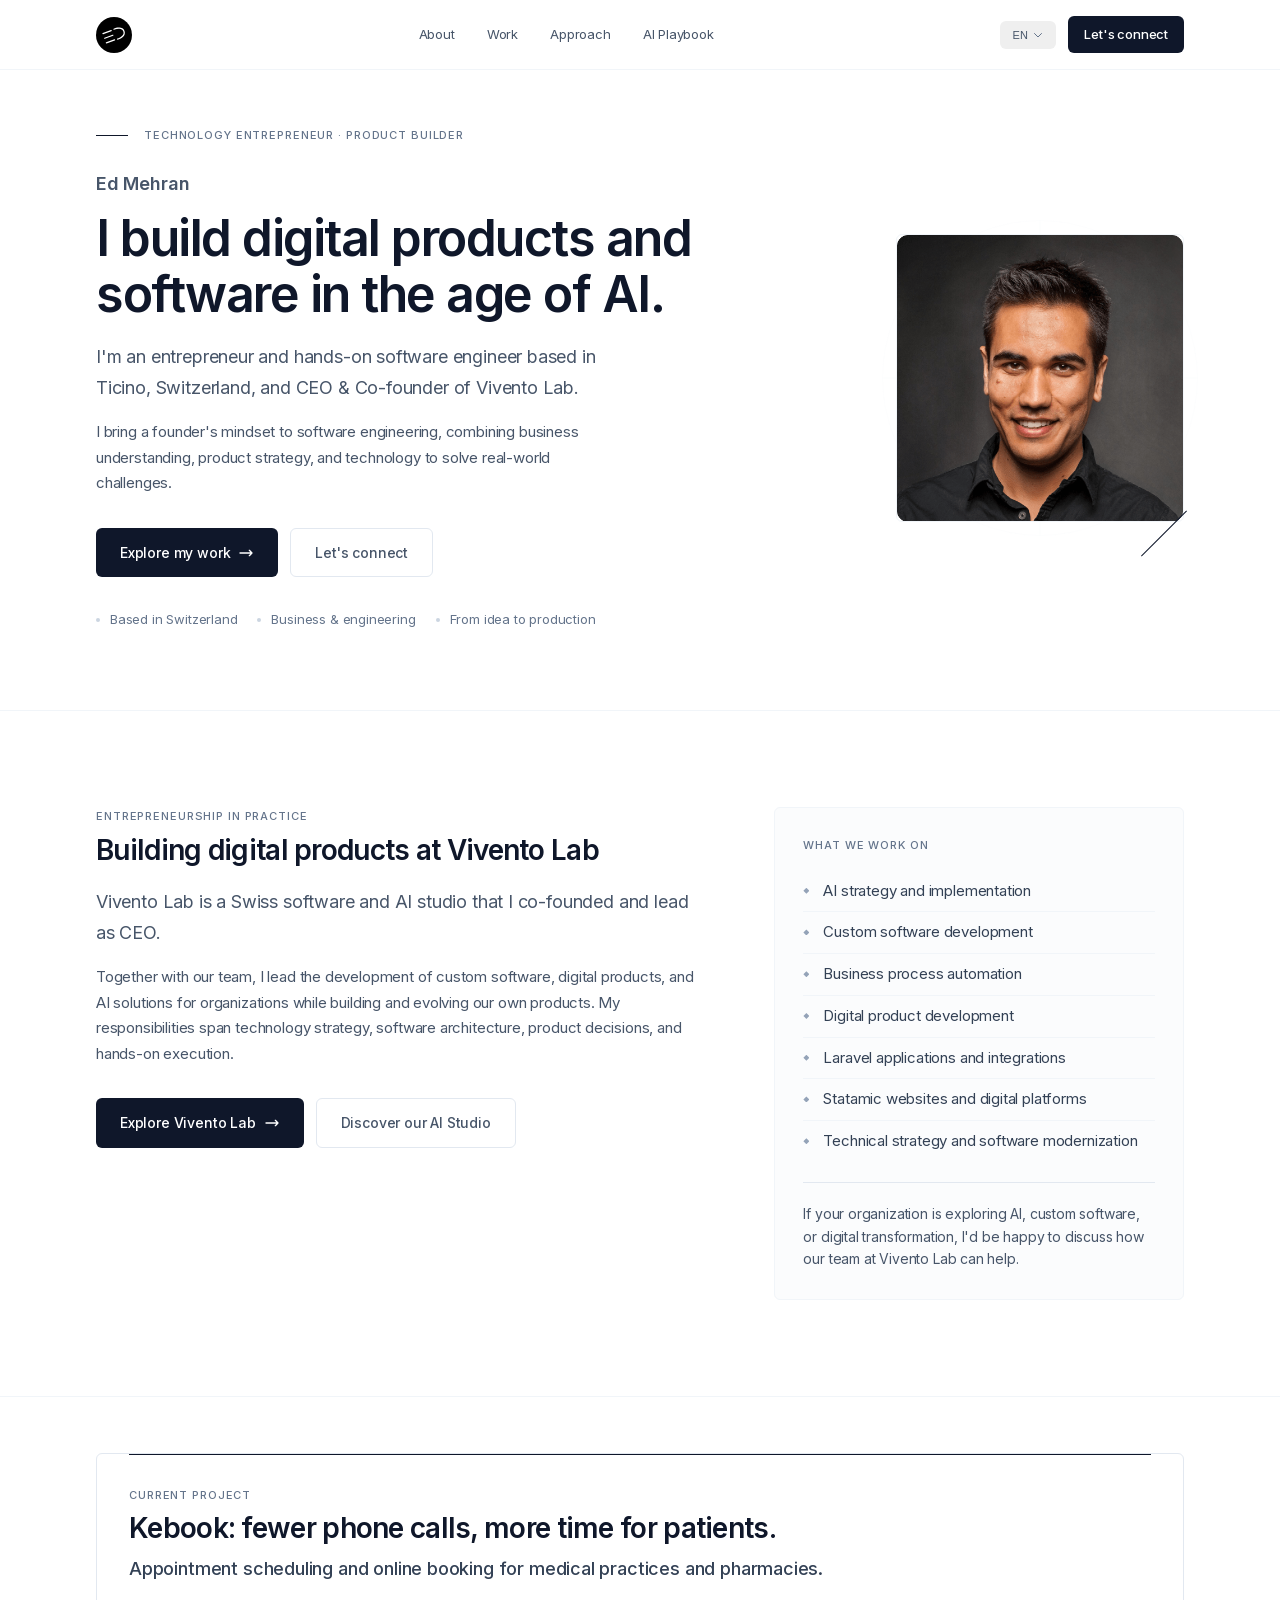
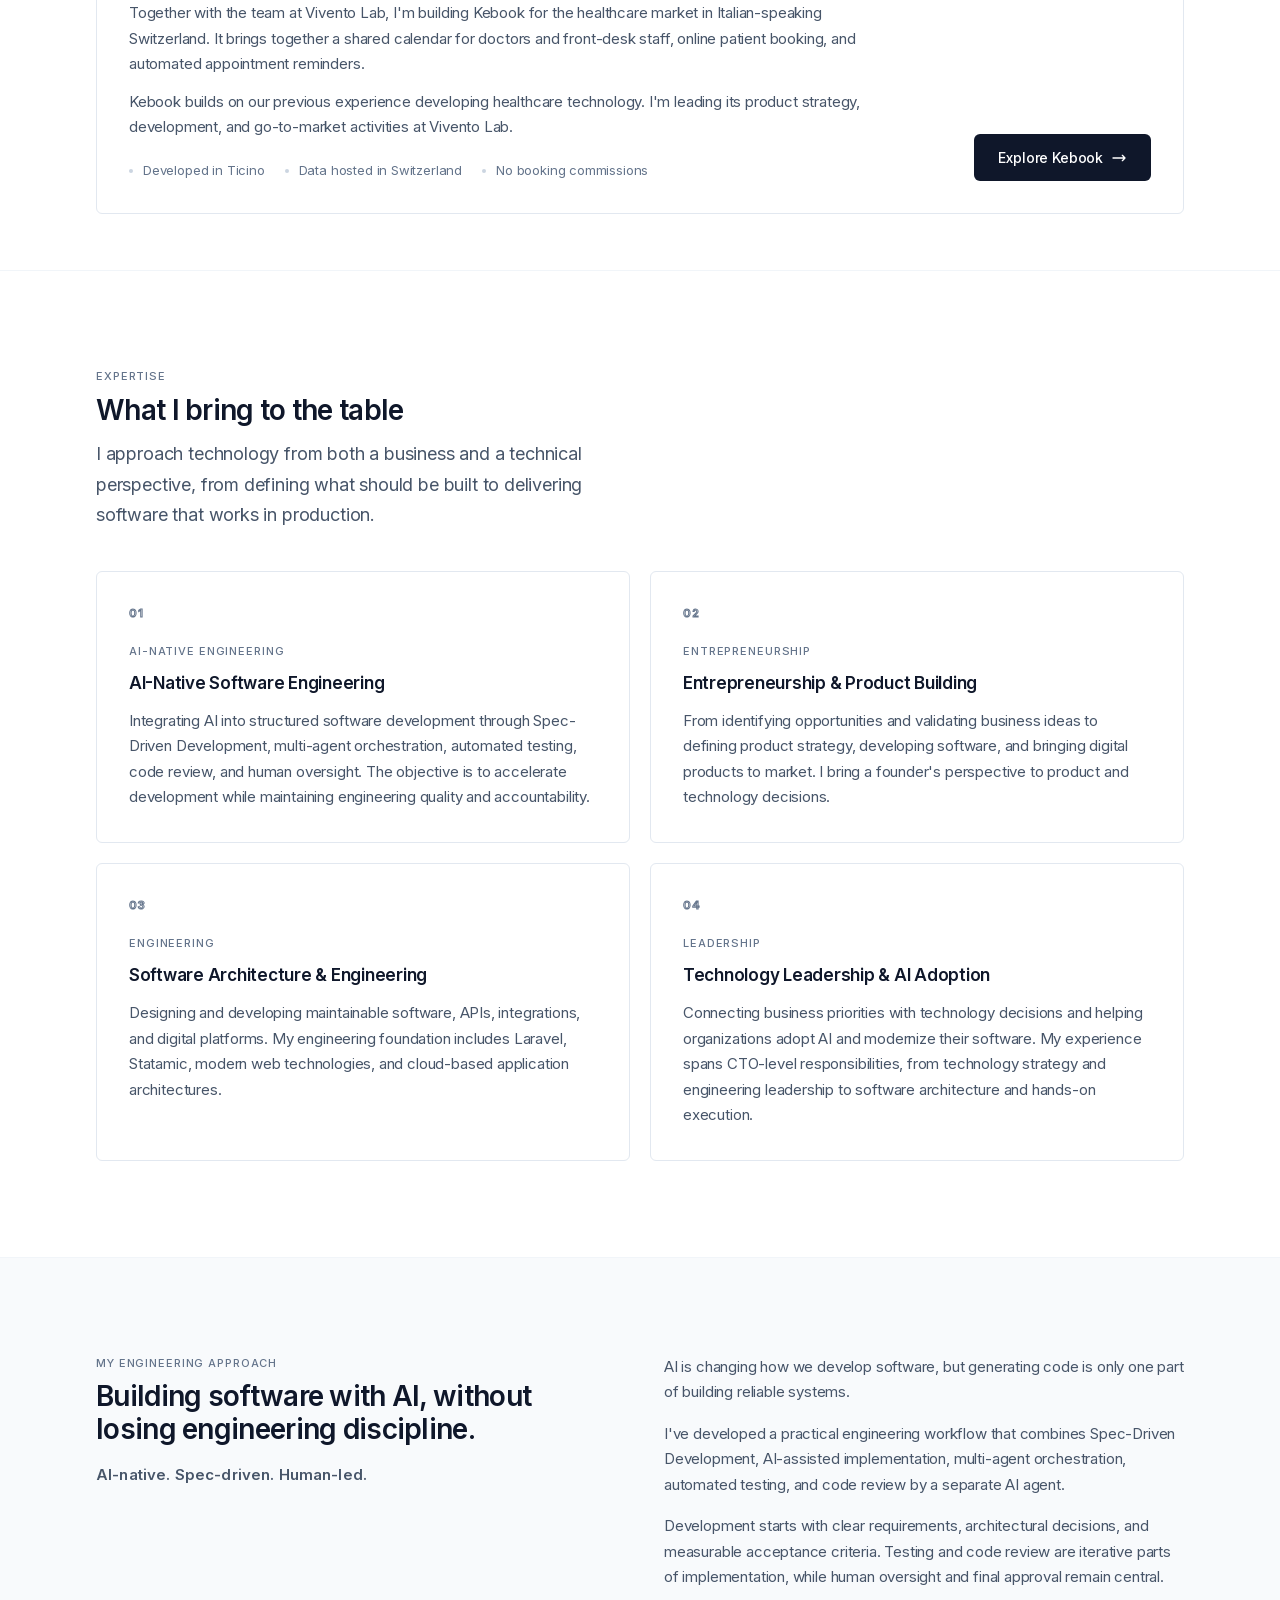
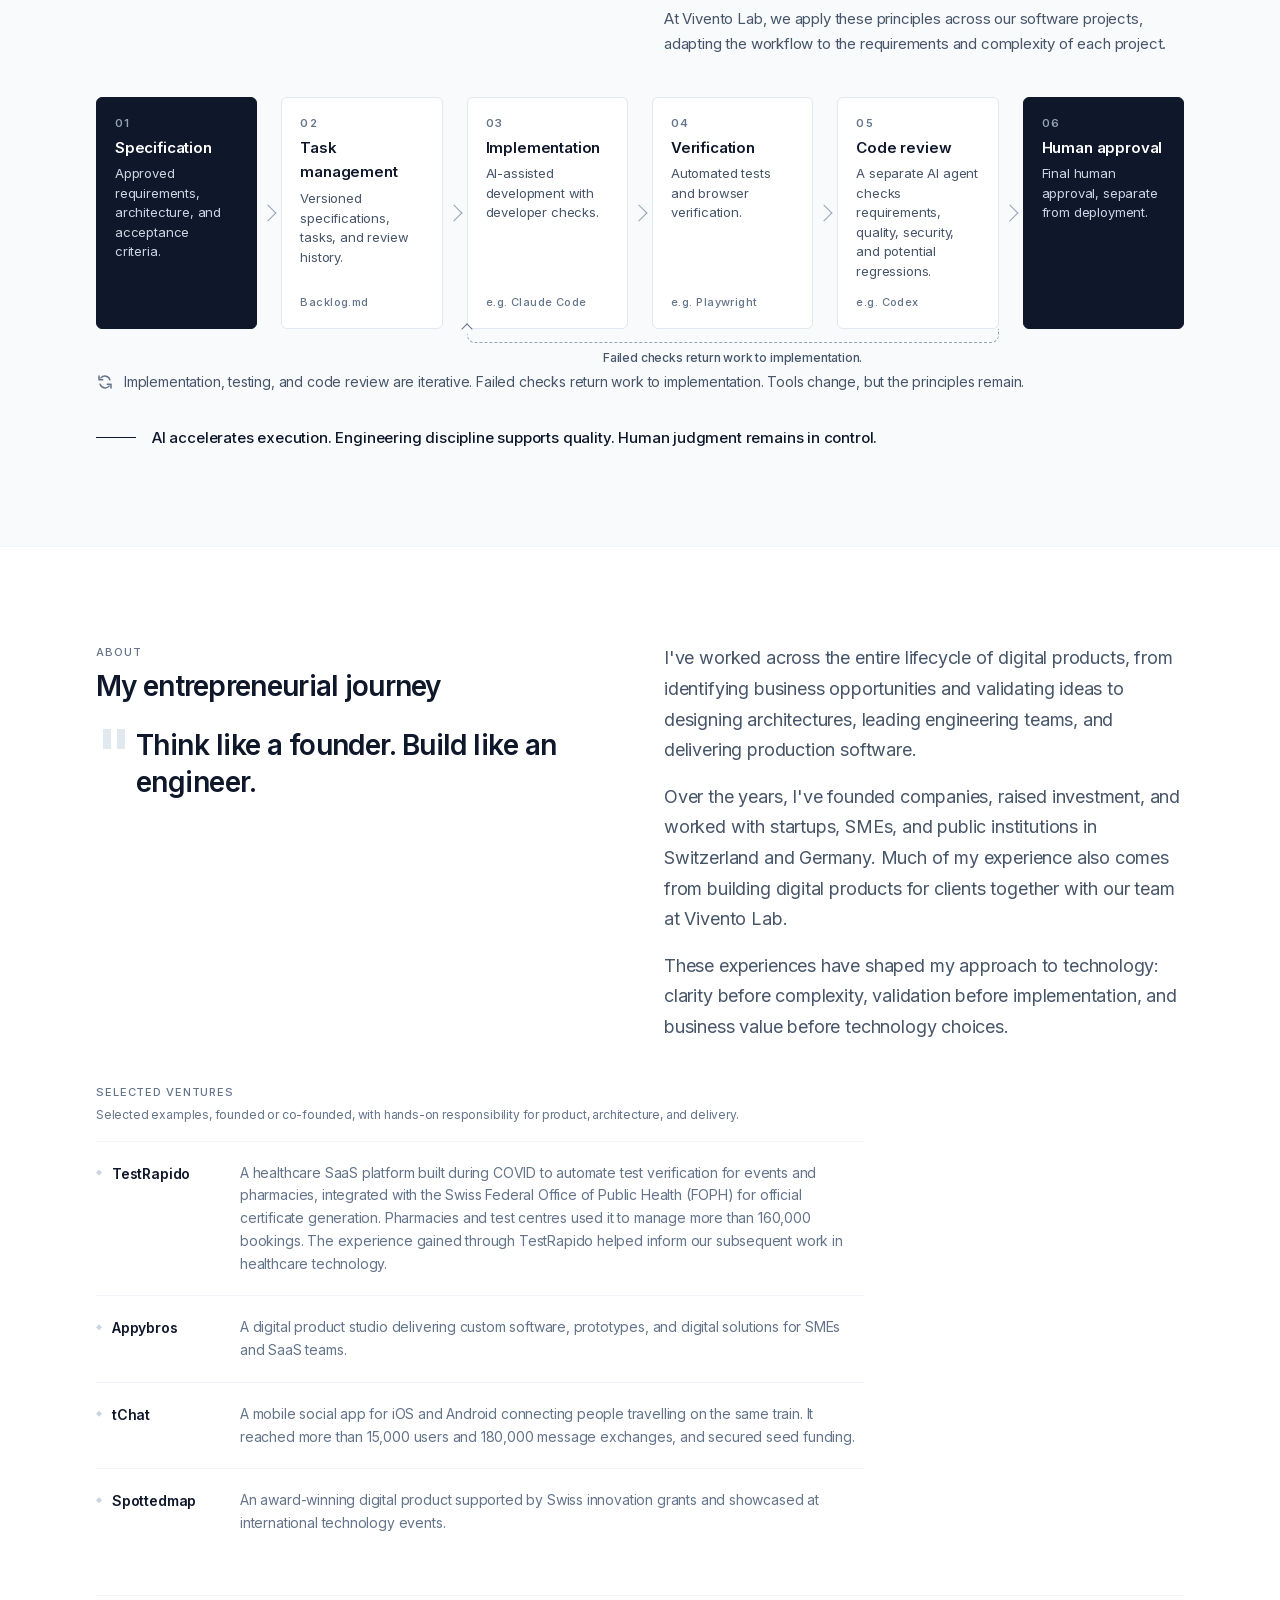
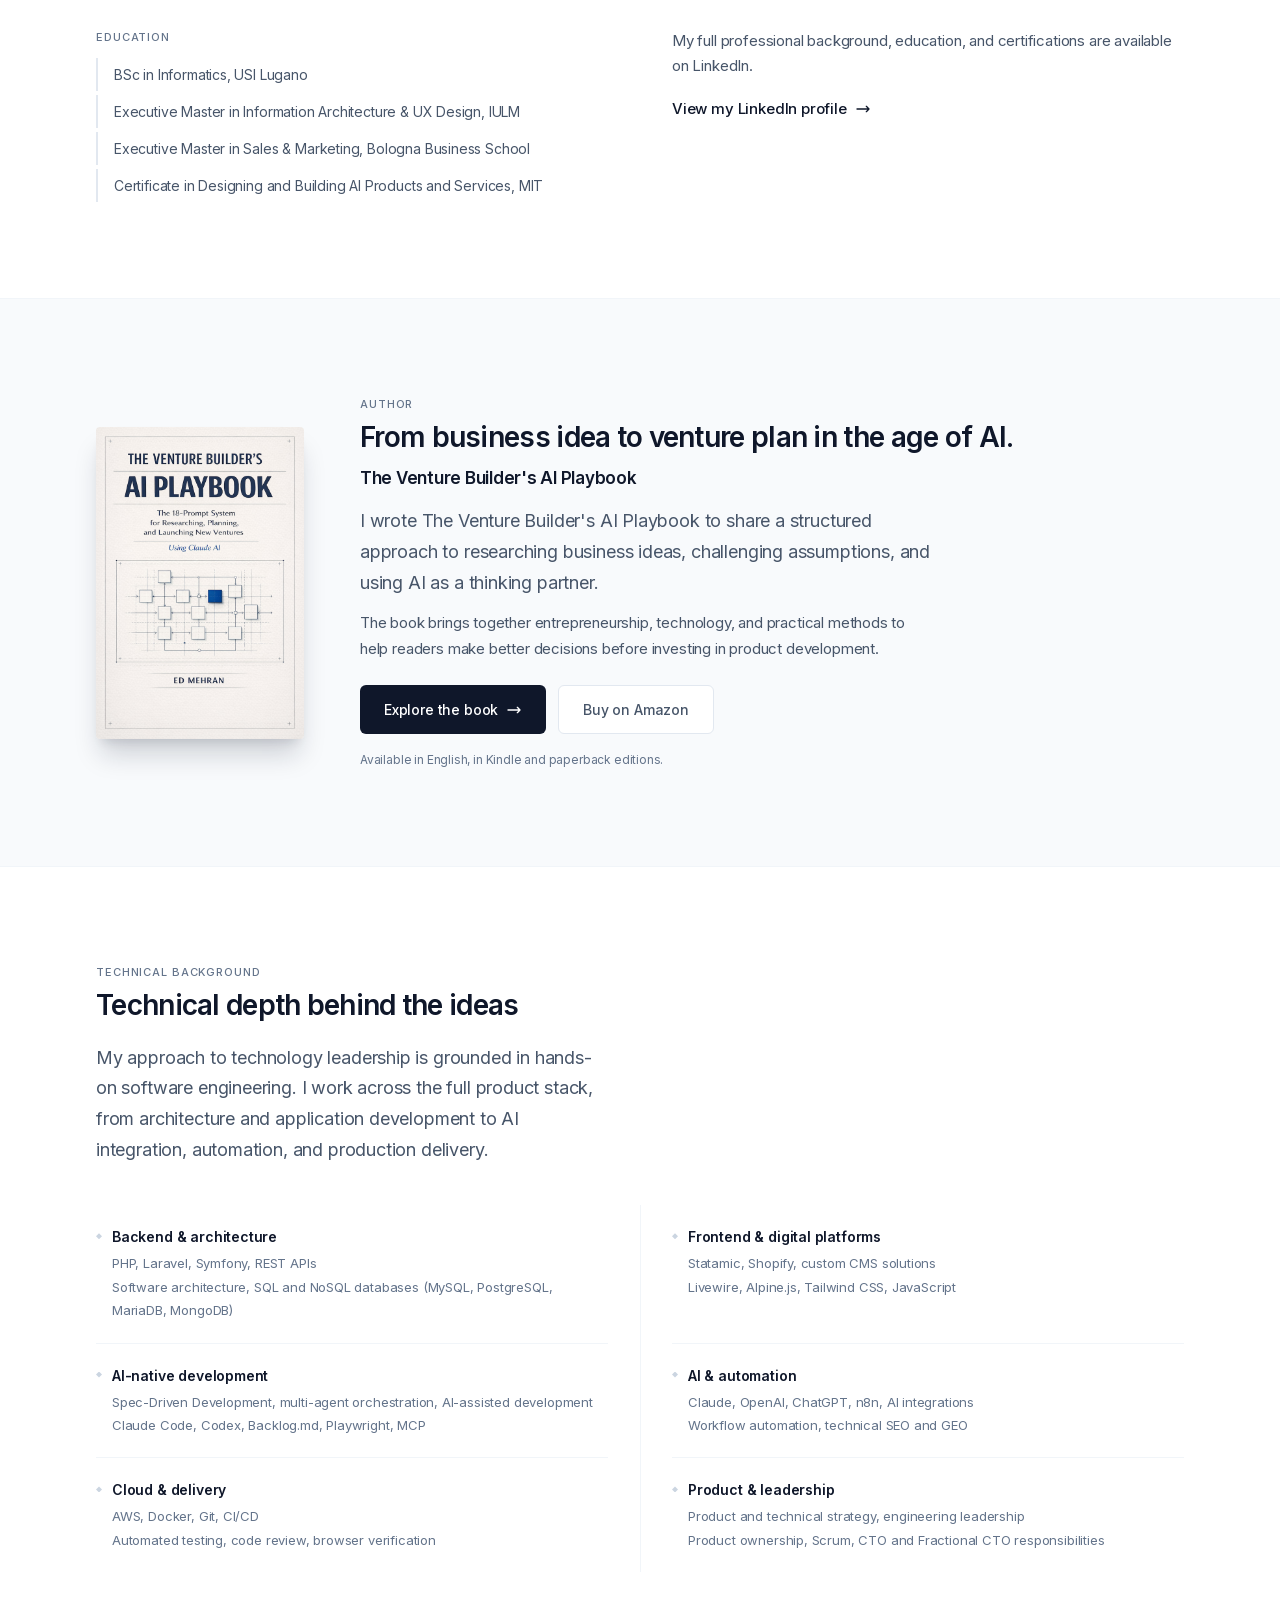
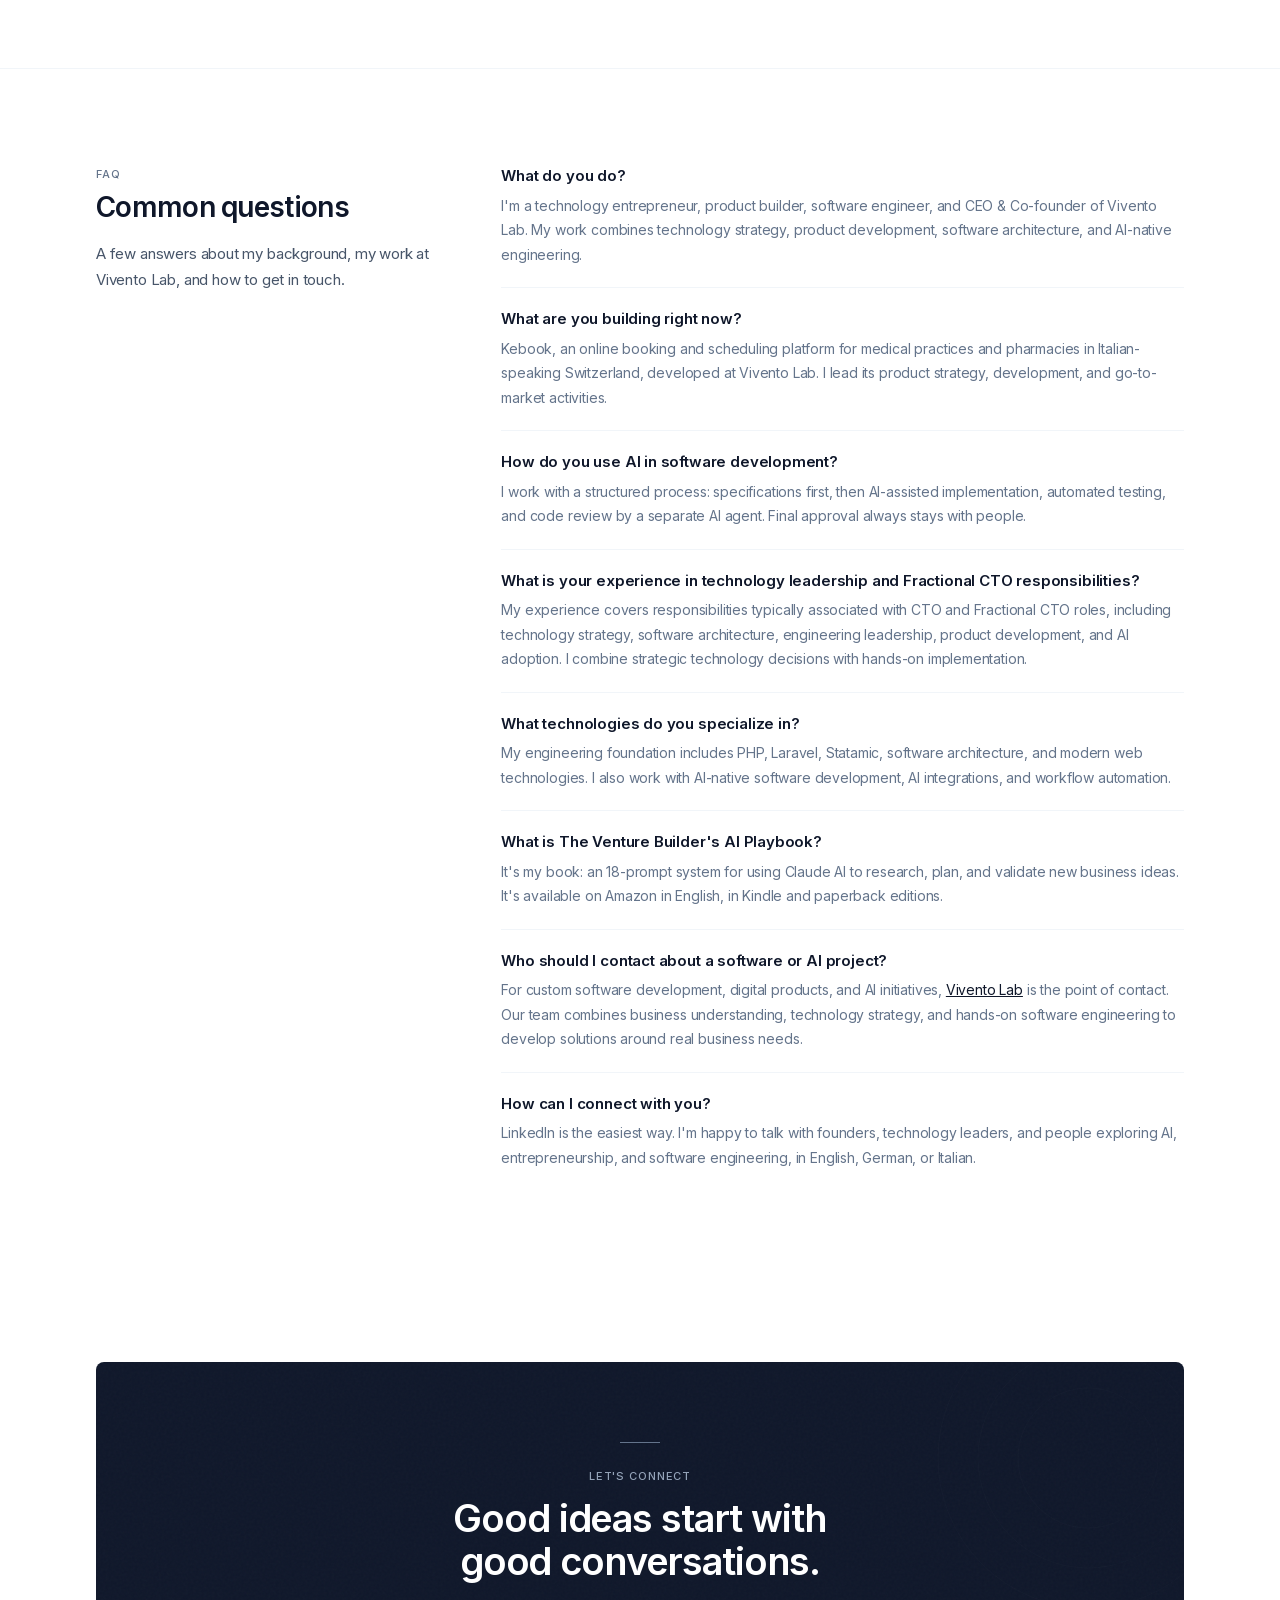
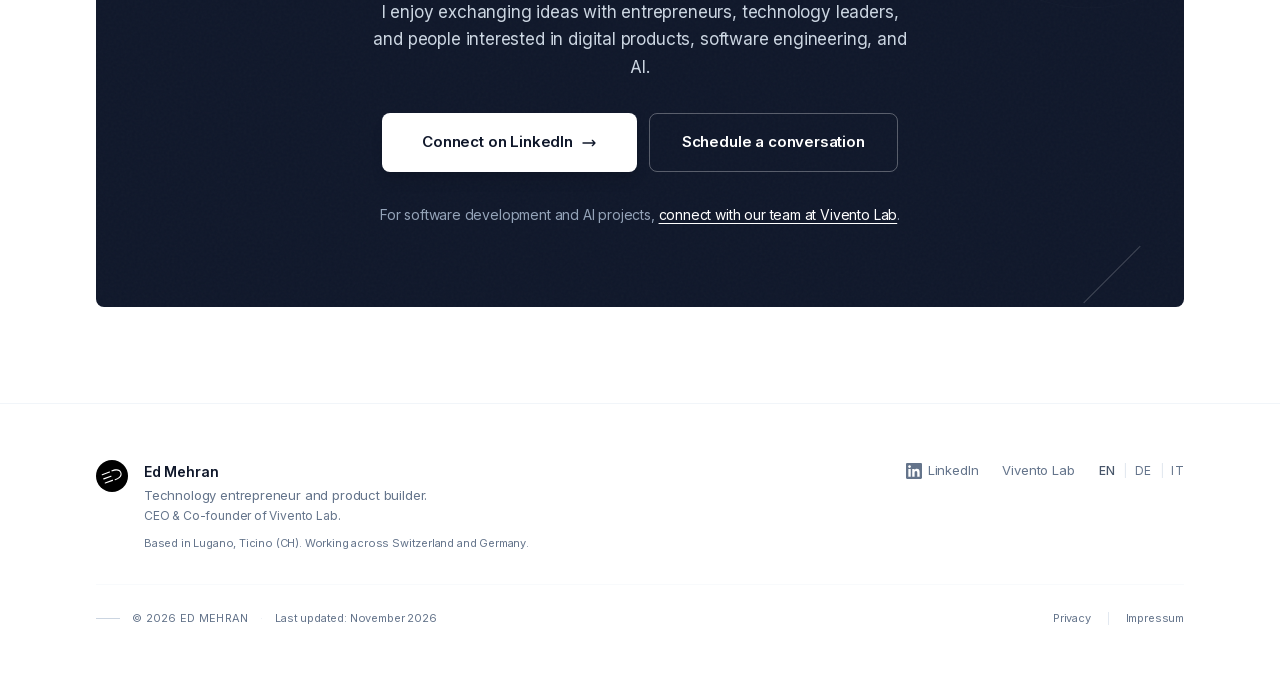
<file: index.html>
<!DOCTYPE html>
<html lang="en">
<head>
    <meta charset="UTF-8"/>
    <meta name="viewport" content="width=device-width, initial-scale=1.0"/>

    <!-- Primary Meta Tags -->
    <title>Ed Mehran | Technology Entrepreneur &amp; Product Builder</title>
    <meta name="description" content="Technology entrepreneur, product builder, and CEO &amp; Co-founder of Vivento Lab in Ticino, Switzerland. Software engineering, product strategy, and AI."/>
    <meta name="author" content="Ed Mehran"/>
    <meta name="robots" content="index, follow, max-image-preview:large, max-snippet:-1, max-video-preview:-1"/>

    <!-- Canonical & Language Alternates -->
    <link rel="canonical" href="https://edmehran.com/"/>
    <link rel="alternate" hreflang="en" href="https://edmehran.com/"/>
    <link rel="alternate" hreflang="de" href="https://edmehran.com/de/"/>
    <link rel="alternate" hreflang="it" href="https://edmehran.com/it/"/>
    <link rel="alternate" hreflang="x-default" href="https://edmehran.com/"/>

    <!-- Open Graph / Facebook -->
    <meta property="og:type" content="profile"/>
    <meta property="og:url" content="https://edmehran.com/"/>
    <meta property="og:title" content="Ed Mehran | Technology Entrepreneur &amp; Product Builder"/>
    <meta property="og:description" content="Technology entrepreneur, product builder, and CEO &amp; Co-founder of Vivento Lab. I build digital products and software in the age of AI."/>
    <meta property="og:image" content="https://edmehran.com/assets/images/og-image.png"/>
    <meta property="og:image:width" content="1200"/>
    <meta property="og:image:height" content="630"/>
    <meta property="og:image:alt" content="Ed Mehran, technology entrepreneur and product builder"/>
    <meta property="og:site_name" content="Ed Mehran"/>
    <meta property="og:locale" content="en_US"/>
    <meta property="og:locale:alternate" content="de_CH"/>
    <meta property="og:locale:alternate" content="it_CH"/>
    <meta property="profile:first_name" content="Ed"/>
    <meta property="profile:last_name" content="Mehran"/>

    <!-- Twitter -->
    <meta name="twitter:card" content="summary_large_image"/>
    <meta name="twitter:url" content="https://edmehran.com/"/>
    <meta name="twitter:title" content="Ed Mehran | Technology Entrepreneur &amp; Product Builder"/>
    <meta name="twitter:description" content="Technology entrepreneur, product builder, and CEO &amp; Co-founder of Vivento Lab. I build digital products and software in the age of AI."/>
    <meta name="twitter:image" content="https://edmehran.com/assets/images/og-image.png"/>
    <meta name="twitter:image:alt" content="Ed Mehran, technology entrepreneur and product builder"/>

    <!-- Favicon -->
    <link rel="apple-touch-icon" sizes="180x180" href="./assets/favicon/apple-touch-icon.png">
    <link rel="icon" type="image/png" sizes="32x32" href="./assets/favicon/favicon-32x32.png">
    <link rel="icon" type="image/png" sizes="16x16" href="./assets/favicon/favicon-16x16.png">
    <link rel="manifest" href="./assets/favicon/site.webmanifest">
    <meta name="msapplication-TileColor" content="#0f172a">
    <meta name="theme-color" content="#ffffff">

    <!-- Structured Data for AI & Rich Snippets -->
    <script type="application/ld+json">
    {
      "@context": "https://schema.org",
      "@graph": [
        {
          "@type": "WebSite",
          "@id": "https://edmehran.com/#website",
          "url": "https://edmehran.com/",
          "name": "Ed Mehran",
          "description": "Personal website of Ed Mehran, entrepreneur, technologist, and product builder.",
          "publisher": {
            "@id": "https://edmehran.com/#person"
          },
          "inLanguage": [
            "en",
            "de",
            "it"
          ]
        },
        {
          "@type": "Person",
          "@id": "https://edmehran.com/#person",
          "name": "Ed Mehran",
          "url": "https://edmehran.com/",
          "image": "https://edmehran.com/assets/images/ed-mehran.png",
          "jobTitle": "CEO & Co-founder, Vivento Lab",
          "description": "Switzerland-based technology entrepreneur, product builder, and hands-on software engineer. CEO & Co-founder of Vivento Lab. Experience in technology leadership, software architecture, product strategy, CTO responsibilities, and AI-native software engineering with Spec-Driven Development. Author of The Venture Builder's AI Playbook.",
          "worksFor": {
            "@type": "Organization",
            "name": "Vivento Lab Sagl",
            "alternateName": "Vivento Lab",
            "url": "https://vivento.ch",
            "taxID": "CHE-110.125.773"
          },
          "alumniOf": [
            {
              "@type": "CollegeOrUniversity",
              "name": "Università della Svizzera italiana (USI)"
            },
            {
              "@type": "CollegeOrUniversity",
              "name": "IULM University"
            },
            {
              "@type": "EducationalOrganization",
              "name": "Bologna Business School"
            }
          ],
          "knowsAbout": [
            "Spec-Driven Development",
            "Multi-agent orchestration",
            "AI-assisted software development",
            "Entrepreneurship",
            "Venture building",
            "Artificial intelligence",
            "AI adoption",
            "AI-native software development",
            "Product development",
            "Software architecture",
            "Technical leadership",
            "Fractional CTO",
            "Laravel",
            "Statamic",
            "Generative Engine Optimization (GEO)"
          ],
          "knowsLanguage": [
            "en",
            "de",
            "it"
          ],
          "sameAs": [
            "https://www.linkedin.com/in/edmehran/",
            "https://x.com/ed_mehran",
            "https://github.com/awahed"
          ],
          "address": {
            "@type": "PostalAddress",
            "addressLocality": "Lugano",
            "addressRegion": "TI",
            "addressCountry": "CH"
          }
        },
        {
          "@type": "ProfilePage",
          "@id": "https://edmehran.com/#webpage",
          "url": "https://edmehran.com/",
          "name": "Ed Mehran | Technology Entrepreneur & Product Builder",
          "isPartOf": {
            "@id": "https://edmehran.com/#website"
          },
          "about": {
            "@id": "https://edmehran.com/#person"
          },
          "mainEntity": {
            "@id": "https://edmehran.com/#person"
          },
          "description": "Technology entrepreneur, product builder, and CEO & Co-founder of Vivento Lab in Ticino, Switzerland. Software engineering, product strategy, and AI.",
          "inLanguage": "en",
          "dateModified": "2026-11-24",
          "mentions": [
            {
              "@type": "Thing",
              "name": "Kebook",
              "url": "https://vivento.ch/en/kebook",
              "description": "Online booking and scheduling for medical practices and pharmacies in Italian-speaking Switzerland, built by Vivento Lab."
            }
          ]
        }
      ]
    }
    </script>

    <script type="application/ld+json">
    {
      "@context": "https://schema.org",
      "@type": "FAQPage",
      "mainEntity": [
        {
          "@type": "Question",
          "name": "What do you do?",
          "acceptedAnswer": {
            "@type": "Answer",
            "text": "I'm a technology entrepreneur, product builder, software engineer, and CEO & Co-founder of Vivento Lab. My work combines technology strategy, product development, software architecture, and AI-native engineering."
          }
        },
        {
          "@type": "Question",
          "name": "What are you building right now?",
          "acceptedAnswer": {
            "@type": "Answer",
            "text": "Kebook, an online booking and scheduling platform for medical practices and pharmacies in Italian-speaking Switzerland, developed at Vivento Lab. I lead its product strategy, development, and go-to-market activities."
          }
        },
        {
          "@type": "Question",
          "name": "How do you use AI in software development?",
          "acceptedAnswer": {
            "@type": "Answer",
            "text": "I work with a structured process: specifications first, then AI-assisted implementation, automated testing, and code review by a separate AI agent. Final approval always stays with people."
          }
        },
        {
          "@type": "Question",
          "name": "What is your experience in technology leadership and Fractional CTO responsibilities?",
          "acceptedAnswer": {
            "@type": "Answer",
            "text": "My experience covers responsibilities typically associated with CTO and Fractional CTO roles, including technology strategy, software architecture, engineering leadership, product development, and AI adoption. I combine strategic technology decisions with hands-on implementation."
          }
        },
        {
          "@type": "Question",
          "name": "What technologies do you specialize in?",
          "acceptedAnswer": {
            "@type": "Answer",
            "text": "My engineering foundation includes PHP, Laravel, Statamic, software architecture, and modern web technologies. I also work with AI-native software development, AI integrations, and workflow automation."
          }
        },
        {
          "@type": "Question",
          "name": "What is The Venture Builder's AI Playbook?",
          "acceptedAnswer": {
            "@type": "Answer",
            "text": "It's my book: an 18-prompt system for using Claude AI to research, plan, and validate new business ideas. It's available on Amazon in English, in Kindle and paperback editions."
          }
        },
        {
          "@type": "Question",
          "name": "Who should I contact about a software or AI project?",
          "acceptedAnswer": {
            "@type": "Answer",
            "text": "For custom software development, digital products, and AI initiatives, Vivento Lab is the point of contact. Our team combines business understanding, technology strategy, and hands-on software engineering to develop solutions around real business needs."
          }
        },
        {
          "@type": "Question",
          "name": "How can I connect with you?",
          "acceptedAnswer": {
            "@type": "Answer",
            "text": "LinkedIn is the easiest way. I'm happy to talk with founders, technology leaders, and people exploring AI, entrepreneurship, and software engineering, in English, German, or Italian."
          }
        }
      ]
    }
    </script>

    <script type="application/ld+json">
    {
      "@context": "https://schema.org",
      "@type": "BreadcrumbList",
      "itemListElement": [
        {
          "@type": "ListItem",
          "position": 1,
          "name": "Home",
          "item": "https://edmehran.com/"
        }
      ]
    }
    </script>

    <link rel="stylesheet" href="./assets/css/style.css">
    <script defer src="./assets/js/alpine.min.js"></script>
    <!-- Privacy-friendly analytics by Plausible -->
    <script async src="https://plausible.io/js/pa-OlTwVZ5_C9F_pvSf1bRpq.js"></script>
    <script>
      window.plausible=window.plausible||function(){(plausible.q=plausible.q||[]).push(arguments)},plausible.init=plausible.init||function(i){plausible.o=i||{}};
      plausible.init()
    </script>
</head>
<body>
    <div class="min-h-screen flex flex-col">
        <!-- Header -->
        <header x-data="{ mobileMenuOpen: false, langMenuOpen: false }" @keydown.escape.window="langMenuOpen = false; mobileMenuOpen = false" class="header">
            <nav class="container-wide py-4" aria-label="Main navigation">
                <div class="flex items-center justify-between">
                    <!-- Logo -->
                    <a href="./" class="flex items-center" aria-label="Ed Mehran - Home">
                        <svg class="w-9 h-9" width="48" height="48" viewBox="0 0 48 48" fill="none" xmlns="http://www.w3.org/2000/svg" aria-hidden="true">
                            <circle cx="24" cy="24" r="24" fill="black"></circle>
                            <path fill-rule="evenodd" clip-rule="evenodd" d="M8.53964 22.3585C8.38332 21.929 8.60477 21.4541 9.03427 21.2978L19.9217 17.335C20.3512 17.1787 20.8261 17.4002 20.9825 17.8297C21.1388 18.2592 20.9173 18.7341 20.4878 18.8904L9.60037 22.8531C9.17087 23.0094 8.69597 22.788 8.53964 22.3585Z" fill="white"></path>
                            <path fill-rule="evenodd" clip-rule="evenodd" d="M10.804 28.5799C10.6477 28.1504 10.8692 27.6755 11.2987 27.5192L22.1861 23.5565C22.6156 23.4002 23.0906 23.6216 23.2469 24.0511C23.4032 24.4806 23.1817 24.9555 22.7522 25.1118L11.8648 29.0745C11.4353 29.2309 10.9604 29.0094 10.804 28.5799Z" fill="white"></path>
                            <path fill-rule="evenodd" clip-rule="evenodd" d="M13.0685 34.8011C12.9121 34.3716 13.1336 33.8967 13.5631 33.7404L24.4506 29.7777C24.8801 29.6213 25.355 29.8428 25.5113 30.2723C25.6676 30.7018 25.4462 31.1767 25.0167 31.333L14.1292 35.2957C13.6997 35.4521 13.2248 35.2306 13.0685 34.8011Z" fill="white"></path>
                            <path fill-rule="evenodd" clip-rule="evenodd" d="M38.0231 18.6741C37.4224 17.0235 36.4228 15.8684 35.1865 15.1194C33.9642 14.3788 32.5552 14.0614 31.1555 13.9967C28.3721 13.8681 25.4543 14.7302 23.6139 15.5529C23.2175 15.7301 23.0255 16.1835 23.174 16.5915C23.3227 17.0001 23.7746 17.2109 24.1832 17.0621L24.9986 16.7653L24.9998 16.7685C26.6733 16.1206 28.9561 15.552 31.079 15.6501C32.2919 15.7062 33.4092 15.9778 34.3289 16.535C35.2346 17.0837 35.9928 17.9351 36.4678 19.2402C36.9428 20.5453 36.9092 21.6848 36.5681 22.6873C36.2218 23.7053 35.5405 24.6315 34.6474 25.4541C33.0842 26.8939 30.97 27.9257 29.2715 28.5051L29.2727 28.5083L28.4573 28.805C28.0486 28.9538 27.8379 29.4056 27.9867 29.8143C28.1352 30.2223 28.5737 30.4462 28.9913 30.3271C30.93 29.7744 33.7192 28.5593 35.7687 26.6716C36.7994 25.7223 37.6747 24.5735 38.1351 23.2205C38.6007 21.8521 38.6239 20.3247 38.0231 18.6741Z" fill="white"></path>
                        </svg>
                    </a>

                    <!-- Desktop Nav -->
                    <div class="hidden md:flex items-center space-x-8">
                        <a href="#background" class="nav-link">About</a>
                        <a href="#work" class="nav-link">Work</a>
                        <a href="#approach" class="nav-link">Approach</a>
                        <a href="./ai-playbook" class="nav-link">AI Playbook</a>
                    </div>

                    <!-- Right Side -->
                    <div class="flex items-center space-x-3">
                        <!-- Language Switcher -->
                        <div class="relative">
                            <button @click="langMenuOpen = !langMenuOpen" @click.away="langMenuOpen = false" class="btn-ghost" aria-label="Change language (current: English)" :aria-expanded="langMenuOpen.toString()">
                                <span class="uppercase text-[0.6875rem] font-medium tracking-wide">en</span>
                                <svg class="w-3 h-3 ml-1 text-slate-400" fill="none" stroke="currentColor" viewBox="0 0 24 24" aria-hidden="true">
                                    <path stroke-linecap="round" stroke-linejoin="round" stroke-width="2" d="M19 9l-7 7-7-7"/>
                                </svg>
                            </button>
                            <div x-show="langMenuOpen" x-cloak x-transition:enter="transition ease-out duration-100" x-transition:enter-start="opacity-0 scale-95" x-transition:enter-end="opacity-100 scale-100" x-transition:leave="transition ease-in duration-75" x-transition:leave-start="opacity-100 scale-100" x-transition:leave-end="opacity-0 scale-95" class="lang-dropdown">
                                <a href="./de/" hreflang="de">Deutsch</a>
                                <a href="./it/" hreflang="it">Italiano</a>
                            </div>
                        </div>

                        <!-- CTA Button -->
                        <a href="#contact" class="hidden md:inline-flex btn-primary" style="padding: 0.5rem 1rem; font-size: 0.8125rem;">Let's connect</a>

                        <!-- Mobile Menu Button -->
                        <button @click="mobileMenuOpen = !mobileMenuOpen" class="md:hidden p-2 text-slate-600 hover:text-slate-900 hover:bg-slate-100 rounded-md" aria-label="Toggle menu" :aria-expanded="mobileMenuOpen.toString()">
                            <svg x-show="!mobileMenuOpen" class="w-5 h-5" fill="none" stroke="currentColor" viewBox="0 0 24 24" aria-hidden="true">
                                <path stroke-linecap="round" stroke-linejoin="round" stroke-width="2" d="M4 6h16M4 12h16M4 18h16"/>
                            </svg>
                            <svg x-show="mobileMenuOpen" x-cloak class="w-5 h-5" fill="none" stroke="currentColor" viewBox="0 0 24 24" aria-hidden="true">
                                <path stroke-linecap="round" stroke-linejoin="round" stroke-width="2" d="M6 18L18 6M6 6l12 12"/>
                            </svg>
                        </button>
                    </div>
                </div>

                <!-- Mobile Menu -->
                <div x-show="mobileMenuOpen" x-cloak x-transition:enter="transition ease-out duration-200" x-transition:enter-start="opacity-0 -translate-y-2" x-transition:enter-end="opacity-100 translate-y-0" x-transition:leave="transition ease-in duration-150" x-transition:leave-start="opacity-100 translate-y-0" x-transition:leave-end="opacity-0 -translate-y-2" class="md:hidden mobile-menu">
                    <div class="flex flex-col space-y-1">
                        <a href="#background" @click="mobileMenuOpen = false">About</a>
                        <a href="#work" @click="mobileMenuOpen = false">Work</a>
                        <a href="#approach" @click="mobileMenuOpen = false">Approach</a>
                        <a href="./ai-playbook" @click="mobileMenuOpen = false">AI Playbook</a>
                        <div class="pt-2 mt-2 border-t border-slate-100">
                            <a href="#contact" @click="mobileMenuOpen = false" class="btn-primary w-full text-center">Let's connect</a>
                        </div>
                    </div>
                </div>
            </nav>
        </header>

        <main class="flex-grow">
            <!-- Hero -->
            <section class="relative overflow-hidden bg-white">
                <div class="container-wide pt-10 pb-12 md:pt-12 md:pb-16 lg:pt-14 lg:pb-20">
                    <div class="grid hero-grid gap-8 lg:gap-10 items-center">
                        <div class="max-w-xl lg:max-w-none">
                            <div class="hero-eyebrow mb-6">
                                <p class="text-eyebrow">Technology Entrepreneur · Product Builder</p>
                            </div>

                            <div class="hero-photo-mobile flex lg:hidden mb-5">
                                <img src="./assets/images/ed-mehran.png" alt="Ed Mehran, technology entrepreneur and CEO &amp; Co-founder of Vivento Lab" width="510" height="513" loading="eager"/>
                            </div>

                            <h1 class="mb-5">
                                <span class="hero-name">Ed Mehran</span>
                                <span class="text-display text-balance hero-headline">I build digital products and software in the age of AI.</span>
                            </h1>

                            <p class="text-body-lg mb-4" style="max-width: 32rem;">I'm an entrepreneur and hands-on software engineer based in Ticino, Switzerland, and CEO &amp; Co-founder of Vivento Lab.</p>
                            <p class="text-body mb-8" style="max-width: 32rem;">I bring a founder's mindset to software engineering, combining business understanding, product strategy, and technology to solve real-world challenges.</p>

                            <div class="flex flex-col sm:flex-row gap-3 mb-8">
                                <a href="#work" class="btn-primary">
                                    Explore my work
                                    <svg class="ml-2 w-4 h-4" fill="none" stroke="currentColor" viewBox="0 0 24 24" aria-hidden="true"><path stroke-linecap="round" stroke-linejoin="round" stroke-width="2" d="M17 8l4 4m0 0l-4 4m4-4H3"/></svg>
                                </a>
                                <a href="#contact" class="btn-secondary">Let's connect</a>
                            </div>

                            <div class="flex flex-wrap gap-x-5 gap-y-2">
                                <span class="signal-chip">Based in Switzerland</span>
                                <span class="signal-chip">Business &amp; engineering</span>
                                <span class="signal-chip">From idea to production</span>
                            </div>
                        </div>

                        <div class="hidden lg:flex justify-center lg:justify-end">
                            <div class="hero-photo-wrapper">
                                <div class="hero-motif text-slate-200" aria-hidden="true">
                                    <svg viewBox="0 0 320 320" class="signal-rings">
                                        <circle cx="160" cy="160" r="150"/>
                                        <circle cx="160" cy="160" r="110"/>
                                        <circle cx="160" cy="160" r="70"/>
                                        <line x1="160" y1="10" x2="160" y2="50"/>
                                        <line x1="160" y1="270" x2="160" y2="310"/>
                                        <line x1="10" y1="160" x2="50" y2="160"/>
                                        <line x1="270" y1="160" x2="310" y2="160"/>
                                    </svg>
                                </div>
                                <div class="hero-photo-frame">
                                    <img src="./assets/images/ed-mehran.png" alt="Ed Mehran, technology entrepreneur and CEO &amp; Co-founder of Vivento Lab" width="510" height="513" loading="eager"/>
                                </div>
                            </div>
                        </div>
                    </div>
                </div>
            </section>

            <!-- Current Work: Vivento Lab -->
            <section id="work" class="section section-divided">
                <span id="engagement" class="anchor-alias" aria-hidden="true"></span>
                <div class="container-wide">
                    <div class="work-grid">
                        <div>
                            <p class="text-eyebrow mb-2">Entrepreneurship in practice</p>
                            <h2 class="text-h2 mb-5">Building digital products at Vivento Lab</h2>
                            <div class="space-y-4 mb-8">
                                <p class="text-body-lg">Vivento Lab is a Swiss software and AI studio that I co-founded and lead as CEO.</p>
                                <p class="text-body">Together with our team, I lead the development of custom software, digital products, and AI solutions for organizations while building and evolving our own products. My responsibilities span technology strategy, software architecture, product decisions, and hands-on execution.</p>
                            </div>
                            <div class="flex flex-col sm:flex-row gap-3">
                                <a href="https://vivento.ch/en?utm_source=edmehran.com&utm_medium=website&utm_campaign=homepage&utm_content=current_work" class="btn-primary" target="_blank" rel="noopener noreferrer">
                                    Explore Vivento Lab
                                    <svg class="ml-2 w-4 h-4" fill="none" stroke="currentColor" viewBox="0 0 24 24" aria-hidden="true"><path stroke-linecap="round" stroke-linejoin="round" stroke-width="2" d="M17 8l4 4m0 0l-4 4m4-4H3"/></svg>
                                </a>
                                <a href="https://vivento.ch/en/ai-studio?utm_source=edmehran.com&utm_medium=website&utm_campaign=homepage&utm_content=current_work" class="btn-secondary" target="_blank" rel="noopener noreferrer">Discover our AI Studio</a>
                            </div>
                        </div>
                        <div class="work-aside">
                            <p class="text-eyebrow mb-4">What we work on</p>
                            <ul class="focus-list">
                                <li>AI strategy and implementation</li>
                                <li>Custom software development</li>
                                <li>Business process automation</li>
                                <li>Digital product development</li>
                                <li>Laravel applications and integrations</li>
                                <li>Statamic websites and digital platforms</li>
                                <li>Technical strategy and software modernization</li>
                            </ul>
                            <p class="work-closing">If your organization is exploring AI, custom software, or digital transformation, I'd be happy to discuss how our team at Vivento Lab can help.</p>
                        </div>
                    </div>
                </div>
            </section>

            <!-- Currently Building: Kebook -->
            <section id="building" class="section-divided" style="padding-top: 3.5rem; padding-bottom: 3.5rem;">
                <div class="container-wide">
                    <div class="kebook-feature" style="margin-top: 0;">
                        <div>
                            <p class="text-eyebrow mb-2">Current project</p>
                            <h2 class="text-h2 mb-2">Kebook: fewer phone calls, more time for patients.</h2>
                            <p class="text-body-lg font-medium text-slate-700 mb-4">Appointment scheduling and online booking for medical practices and pharmacies.</p>
                            <p class="text-body mb-3">Together with the team at Vivento Lab, I'm building Kebook for the healthcare market in Italian-speaking Switzerland. It brings together a shared calendar for doctors and front-desk staff, online patient booking, and automated appointment reminders.</p>
                            <p class="text-body mb-5">Kebook builds on our previous experience developing healthcare technology. I'm leading its product strategy, development, and go-to-market activities at Vivento Lab.</p>
                            <div class="flex flex-wrap gap-x-5 gap-y-2">
                                <span class="signal-chip">Developed in Ticino</span>
                                <span class="signal-chip">Data hosted in Switzerland</span>
                                <span class="signal-chip">No booking commissions</span>
                            </div>
                        </div>
                        <div class="kebook-feature-cta">
                            <a href="https://vivento.ch/en/kebook?utm_source=edmehran.com&utm_medium=website&utm_campaign=homepage&utm_content=currently_building" target="_blank" rel="noopener noreferrer" class="btn-primary">
                                Explore Kebook
                                <svg class="ml-2 w-4 h-4" fill="none" stroke="currentColor" viewBox="0 0 24 24" aria-hidden="true"><path stroke-linecap="round" stroke-linejoin="round" stroke-width="2" d="M17 8l4 4m0 0l-4 4m4-4H3"/></svg>
                            </a>
                            
                        </div>
                    </div>
                </div>
            </section>

            <!-- Expertise -->
            <section id="services" class="section section-divided">
                <span id="who-i-work-with" class="anchor-alias" aria-hidden="true"></span>
                <div class="container-wide">
                    <div class="max-w-lg mb-10">
                        <p class="text-eyebrow mb-2">Expertise</p>
                        <h2 class="text-h2 mb-3">What I bring to the table</h2>
                        <p class="text-body-lg">I approach technology from both a business and a technical perspective, from defining what should be built to delivering software that works in production.</p>
                    </div>

                    <div class="expertise-grid">
                        <div class="service-card">
                            <p class="who-card-number">01</p>
                            <p class="text-eyebrow mb-3">AI-native engineering</p>
                            <h3 class="text-h3 mb-3">AI-Native Software Engineering</h3>
                            <p class="text-body">Integrating AI into structured software development through Spec-Driven Development, multi-agent orchestration, automated testing, code review, and human oversight. The objective is to accelerate development while maintaining engineering quality and accountability.</p>
                        </div>

                        <div class="service-card">
                            <p class="who-card-number">02</p>
                            <p class="text-eyebrow mb-3">Entrepreneurship</p>
                            <h3 class="text-h3 mb-3">Entrepreneurship &amp; Product Building</h3>
                            <p class="text-body">From identifying opportunities and validating business ideas to defining product strategy, developing software, and bringing digital products to market. I bring a founder's perspective to product and technology decisions.</p>
                        </div>

                        <div class="service-card">
                            <p class="who-card-number">03</p>
                            <p class="text-eyebrow mb-3">Engineering</p>
                            <h3 class="text-h3 mb-3">Software Architecture &amp; Engineering</h3>
                            <p class="text-body">Designing and developing maintainable software, APIs, integrations, and digital platforms. My engineering foundation includes Laravel, Statamic, modern web technologies, and cloud-based application architectures.</p>
                        </div>

                        <div class="service-card">
                            <p class="who-card-number">04</p>
                            <p class="text-eyebrow mb-3">Leadership</p>
                            <h3 class="text-h3 mb-3">Technology Leadership &amp; AI Adoption</h3>
                            <p class="text-body">Connecting business priorities with technology decisions and helping organizations adopt AI and modernize their software. My experience spans CTO-level responsibilities, from technology strategy and engineering leadership to software architecture and hands-on execution.</p>
                        </div>
                    </div>
                </div>
            </section>

            <!-- Engineering Approach (SDD) -->
            <section id="approach" class="section section-divided" style="background-color: rgb(248 250 252);">
                <span id="how-i-work" class="anchor-alias" aria-hidden="true"></span>
                <div class="container-wide">
                    <div class="why-me-grid mb-10">
                        <div>
                            <p class="text-eyebrow mb-2">My engineering approach</p>
                            <h2 class="text-h2 mb-4">Building software with AI, without losing engineering discipline.</h2>
                            <p class="sdd-signature">AI-native. Spec-driven. Human-led.</p>
                        </div>
                        <div class="space-y-4">
                            <p class="text-body">AI is changing how we develop software, but generating code is only one part of building reliable systems.</p>
                            <p class="text-body">I've developed a practical engineering workflow that combines Spec-Driven Development, AI-assisted implementation, multi-agent orchestration, automated testing, and code review by a separate AI agent.</p>
                            <p class="text-body">Development starts with clear requirements, architectural decisions, and measurable acceptance criteria. Testing and code review are iterative parts of implementation, while human oversight and final approval remain central.</p>
                            <p class="text-body">At Vivento Lab, we apply these principles across our software projects, adapting the workflow to the requirements and complexity of each project.</p>
                        </div>
                    </div>

                    <ol class="sdd-flow" aria-label="AI-native development workflow">
                        <li class="sdd-step sdd-step--human">
                            <span class="sdd-step-number">01</span>
                            <span class="sdd-step-title">Specification</span>
                            <span class="sdd-step-text">Approved requirements, architecture, and acceptance criteria.</span>
                        </li>
                        <li class="sdd-step">
                            <span class="sdd-step-number">02</span>
                            <span class="sdd-step-title">Task management</span>
                            <span class="sdd-step-text">Versioned specifications, tasks, and review history.</span>
                            <span class="sdd-step-tool">Backlog.md</span>
                        </li>
                        <li class="sdd-step sdd-step--loop">
                            <span class="sdd-step-number">03</span>
                            <span class="sdd-step-title">Implementation</span>
                            <span class="sdd-step-text">AI-assisted development with developer checks.</span>
                            <span class="sdd-step-tool">e.g. Claude Code</span>
                        </li>
                        <li class="sdd-step sdd-step--loop">
                            <span class="sdd-step-number">04</span>
                            <span class="sdd-step-title">Verification</span>
                            <span class="sdd-step-text">Automated tests and browser verification.</span>
                            <span class="sdd-step-tool">e.g. Playwright</span>
                        </li>
                        <li class="sdd-step sdd-step--loop">
                            <span class="sdd-step-number">05</span>
                            <span class="sdd-step-title">Code review</span>
                            <span class="sdd-step-text">A separate AI agent checks requirements, quality, security, and potential regressions.</span>
                            <span class="sdd-step-tool">e.g. Codex</span>
                        </li>
                        <li class="sdd-step sdd-step--human">
                            <span class="sdd-step-number">06</span>
                            <span class="sdd-step-title">Human approval</span>
                            <span class="sdd-step-text">Final human approval, separate from deployment.</span>
                        </li>
                    </ol>
                    <div class="sdd-iterate" aria-hidden="true">
                        <span class="sdd-iterate-bracket"><span class="sdd-iterate-label">Failed checks return work to implementation.</span></span>
                    </div>
                    <p class="sdd-loop">
                        <svg viewBox="0 0 24 24" fill="none" stroke="currentColor" aria-hidden="true"><path stroke-linecap="round" stroke-linejoin="round" stroke-width="2" d="M4 4v5h5M20 20v-5h-5M5.5 15a7 7 0 0011.9 2.5M18.5 9A7 7 0 006.6 6.5"/></svg>
                        <span>Implementation, testing, and code review are iterative. Failed checks return work to implementation. Tools change, but the principles remain.</span>
                    </p>

                    <div class="flex items-center gap-4 mt-8">
                        <span class="divider-accent"></span>
                        <p class="text-body font-medium text-slate-900">AI accelerates execution. Engineering discipline supports quality. Human judgment remains in control.</p>
                    </div>
                </div>
            </section>

            <!-- Entrepreneurial Journey & Previous Ventures -->
            <section id="background" class="section section-divided">
                <span id="why-me" class="anchor-alias" aria-hidden="true"></span>
                <div class="container-wide">
                    <div class="why-me-grid mb-10">
                        <div>
                            <p class="text-eyebrow mb-2">About</p>
                            <h2 class="text-h2 mb-6">My entrepreneurial journey</h2>
                            <blockquote class="pull-quote">Think like a founder. Build like an engineer.</blockquote>
                        </div>
                        <div class="space-y-4 text-body-lg">
                            <p>I've worked across the entire lifecycle of digital products, from identifying business opportunities and validating ideas to designing architectures, leading engineering teams, and delivering production software.</p>
                            <p>Over the years, I've founded companies, raised investment, and worked with startups, SMEs, and public institutions in Switzerland and Germany. Much of my experience also comes from building digital products for clients together with our team at Vivento Lab.</p>
                            <p>These experiences have shaped my approach to technology: clarity before complexity, validation before implementation, and business value before technology choices.</p>
                        </div>
                    </div>

                    <p class="text-eyebrow mb-1">Selected ventures</p>
                    <p class="text-slate-400 mb-4" style="font-size: 0.75rem;">Selected examples, founded or co-founded, with hands-on responsibility for product, architecture, and delivery.</p>
                    <div class="border-t border-slate-100 mb-10" style="max-width: 48rem;">
                        <div class="credential-row">
                            <span class="credential-name">TestRapido</span>
                            <span class="credential-desc">A healthcare SaaS platform built during COVID to automate test verification for events and pharmacies, integrated with the Swiss Federal Office of Public Health (FOPH) for official certificate generation. Pharmacies and test centres used it to manage more than 160,000 bookings. The experience gained through TestRapido helped inform our subsequent work in healthcare technology.</span>
                        </div>
                        <div class="credential-row">
                            <span class="credential-name">Appybros</span>
                            <span class="credential-desc">A digital product studio delivering custom software, prototypes, and digital solutions for SMEs and SaaS teams.</span>
                        </div>
                        <div class="credential-row">
                            <span class="credential-name">tChat</span>
                            <span class="credential-desc">A mobile social app for iOS and Android connecting people travelling on the same train. It reached more than 15,000 users and 180,000 message exchanges, and secured seed funding.</span>
                        </div>
                        <div class="credential-row">
                            <span class="credential-name">Spottedmap</span>
                            <span class="credential-desc">An award-winning digital product supported by Swiss innovation grants and showcased at international technology events.</span>
                        </div>
                    </div>

                    <div class="journey-meta">
                        <div>
                            <p class="text-eyebrow mb-3">Education</p>
                            <ul class="edu-list">
                                <li>BSc in Informatics, USI Lugano</li>
                                <li>Executive Master in Information Architecture &amp; UX Design, IULM</li>
                                <li>Executive Master in Sales &amp; Marketing, Bologna Business School</li>
                                <li>Certificate in Designing and Building AI Products and Services, MIT</li>
                            </ul>
                        </div>
                        <div>
                            <p class="text-body mb-4">My full professional background, education, and certifications are available on LinkedIn.</p>
                            <a href="https://www.linkedin.com/in/edmehran/" target="_blank" rel="noopener noreferrer" class="link-arrow">
                                View my LinkedIn profile
                                <svg fill="none" stroke="currentColor" viewBox="0 0 24 24" aria-hidden="true"><path stroke-linecap="round" stroke-linejoin="round" stroke-width="2" d="M17 8l4 4m0 0l-4 4m4-4H3"/></svg>
                            </a>
                        </div>
                    </div>
                </div>
            </section>

            <!-- Book -->
            <section id="book" class="section section-divided" style="background-color: rgb(248 250 252);">
                <div class="container-wide">
                    <div class="home-book-grid">
                        <a href="./ai-playbook" class="home-book-cover" tabindex="-1" aria-hidden="true">
                            <img src="./assets/images/ai-playbook-cover.jpg" alt="" width="640" height="960" loading="lazy"/>
                        </a>
                        <div>
                            <p class="text-eyebrow mb-2">Author</p>
                            <h2 class="text-h2 mb-3">From business idea to venture plan in the age of AI.</h2>
                            <h3 class="text-h3 mb-4">The Venture Builder's AI Playbook</h3>
                            <p class="text-body-lg mb-3" style="max-width: 36rem;">I wrote The Venture Builder's AI Playbook to share a structured approach to researching business ideas, challenging assumptions, and using AI as a thinking partner.</p>
                            <p class="text-body mb-6" style="max-width: 36rem;">The book brings together entrepreneurship, technology, and practical methods to help readers make better decisions before investing in product development.</p>
                            <div class="flex flex-col sm:flex-row gap-3 mb-4">
                                <a href="./ai-playbook" class="btn-primary">
                                    Explore the book
                                    <svg class="ml-2 w-4 h-4" fill="none" stroke="currentColor" viewBox="0 0 24 24" aria-hidden="true"><path stroke-linecap="round" stroke-linejoin="round" stroke-width="2" d="M17 8l4 4m0 0l-4 4m4-4H3"/></svg>
                                </a>
                                <a href="https://www.amazon.com/dp/B0H3C37JM9" target="_blank" rel="noopener noreferrer" class="btn-secondary">Buy on Amazon</a>
                            </div>
                            <p class="text-slate-400" style="font-size: 0.75rem;">Available in English, in Kindle and paperback editions.</p>
                        </div>
                    </div>
                </div>
            </section>

            <!-- Technical Background -->
            <section id="technical-scope" class="section section-divided">
                <span id="geo-audit" class="anchor-alias" aria-hidden="true"></span>
                <div class="container-wide">
                    <div class="max-w-lg mb-10">
                        <p class="text-eyebrow mb-2">Technical background</p>
                        <h2 class="text-h2 mb-5">Technical depth behind the ideas</h2>
                        <p class="text-body-lg">My approach to technology leadership is grounded in hands-on software engineering. I work across the full product stack, from architecture and application development to AI integration, automation, and production delivery.</p>
                    </div>
                    <div class="scope-grid">
                        <div class="scope-category">
                            <h3 class="scope-title">Backend &amp; architecture</h3>
                            <ul class="scope-items">
                                <li>PHP, Laravel, Symfony, REST APIs</li>
                                <li>Software architecture, SQL and NoSQL databases (MySQL, PostgreSQL, MariaDB, MongoDB)</li>
                            </ul>
                        </div>
                        <div class="scope-category">
                            <h3 class="scope-title">Frontend &amp; digital platforms</h3>
                            <ul class="scope-items">
                                <li>Statamic, Shopify, custom CMS solutions</li>
                                <li>Livewire, Alpine.js, Tailwind CSS, JavaScript</li>
                            </ul>
                        </div>
                        <div class="scope-category">
                            <h3 class="scope-title">AI-native development</h3>
                            <ul class="scope-items">
                                <li>Spec-Driven Development, multi-agent orchestration, AI-assisted development</li>
                                <li>Claude Code, Codex, Backlog.md, Playwright, MCP</li>
                            </ul>
                        </div>
                        <div class="scope-category">
                            <h3 class="scope-title">AI &amp; automation</h3>
                            <ul class="scope-items">
                                <li>Claude, OpenAI, ChatGPT, n8n, AI integrations</li>
                                <li>Workflow automation, technical SEO and GEO</li>
                            </ul>
                        </div>
                        <div class="scope-category">
                            <h3 class="scope-title">Cloud &amp; delivery</h3>
                            <ul class="scope-items">
                                <li>AWS, Docker, Git, CI/CD</li>
                                <li>Automated testing, code review, browser verification</li>
                            </ul>
                        </div>
                        <div class="scope-category">
                            <h3 class="scope-title">Product &amp; leadership</h3>
                            <ul class="scope-items">
                                <li>Product and technical strategy, engineering leadership</li>
                                <li>Product ownership, Scrum, CTO and Fractional CTO responsibilities</li>
                            </ul>
                        </div>
                    </div>
                </div>
            </section>

            <!-- FAQ -->
            <section id="faq" class="section section-divided">
                <div class="container-wide">
                    <div class="faq-layout">
                        <div>
                            <p class="text-eyebrow mb-2">FAQ</p>
                            <h2 class="text-h2 mb-4">Common questions</h2>
                            <p class="text-body">A few answers about my background, my work at Vivento Lab, and how to get in touch.</p>
                        </div>
                        <div>
                            <div class="faq-item">
                                <h3 class="faq-question">What do you do?</h3>
                                <p class="faq-answer">I'm a technology entrepreneur, product builder, software engineer, and CEO &amp; Co-founder of Vivento Lab. My work combines technology strategy, product development, software architecture, and AI-native engineering.</p>
                            </div>
                            <div class="faq-item">
                                <h3 class="faq-question">What are you building right now?</h3>
                                <p class="faq-answer">Kebook, an online booking and scheduling platform for medical practices and pharmacies in Italian-speaking Switzerland, developed at Vivento Lab. I lead its product strategy, development, and go-to-market activities.</p>
                            </div>
                            <div class="faq-item">
                                <h3 class="faq-question">How do you use AI in software development?</h3>
                                <p class="faq-answer">I work with a structured process: specifications first, then AI-assisted implementation, automated testing, and code review by a separate AI agent. Final approval always stays with people.</p>
                            </div>
                            <div class="faq-item">
                                <h3 class="faq-question">What is your experience in technology leadership and Fractional CTO responsibilities?</h3>
                                <p class="faq-answer">My experience covers responsibilities typically associated with CTO and Fractional CTO roles, including technology strategy, software architecture, engineering leadership, product development, and AI adoption. I combine strategic technology decisions with hands-on implementation.</p>
                            </div>
                            <div class="faq-item">
                                <h3 class="faq-question">What technologies do you specialize in?</h3>
                                <p class="faq-answer">My engineering foundation includes PHP, Laravel, Statamic, software architecture, and modern web technologies. I also work with AI-native software development, AI integrations, and workflow automation.</p>
                            </div>
                            <div class="faq-item">
                                <h3 class="faq-question">What is The Venture Builder's AI Playbook?</h3>
                                <p class="faq-answer">It's my book: an 18-prompt system for using Claude AI to research, plan, and validate new business ideas. It's available on Amazon in English, in Kindle and paperback editions.</p>
                            </div>
                            <div class="faq-item">
                                <h3 class="faq-question">Who should I contact about a software or AI project?</h3>
                                <p class="faq-answer">For custom software development, digital products, and AI initiatives, <a href="https://vivento.ch/en?utm_source=edmehran.com&utm_medium=website&utm_campaign=homepage&utm_content=faq" target="_blank" rel="noopener noreferrer" class="text-slate-900" style="text-decoration: underline;">Vivento Lab</a> is the point of contact. Our team combines business understanding, technology strategy, and hands-on software engineering to develop solutions around real business needs.</p>
                            </div>
                            <div class="faq-item">
                                <h3 class="faq-question">How can I connect with you?</h3>
                                <p class="faq-answer">LinkedIn is the easiest way. I'm happy to talk with founders, technology leaders, and people exploring AI, entrepreneurship, and software engineering, in English, German, or Italian.</p>
                            </div>
                        </div>
                    </div>
                </div>
            </section>

            <!-- Let's Connect -->
            <section id="contact" class="section-sm">
                <div class="container-wide">
                    <div class="cta-panel px-6 py-14 md:px-10 md:py-16 lg:px-16 lg:py-20">
                        <div class="cta-motif text-white" aria-hidden="true">
                            <svg viewBox="0 0 320 320" class="signal-rings">
                                <circle cx="160" cy="160" r="150"/>
                                <circle cx="160" cy="160" r="110"/>
                                <circle cx="160" cy="160" r="70"/>
                                <line x1="160" y1="10" x2="160" y2="50"/>
                                <line x1="270" y1="160" x2="310" y2="160"/>
                            </svg>
                        </div>

                        <div class="relative text-center mx-auto" style="max-width: 34rem;">
                            <div class="flex justify-center mb-6">
                                <span class="divider-accent divider-accent--muted"></span>
                            </div>

                            <p class="text-eyebrow mb-3" style="color: rgb(148 163 184);">Let's connect</p>
                            <h2 class="text-h1 text-white mb-4">Good ideas start with good conversations.</h2>
                            <p style="font-size: 1.0625rem; color: rgb(203 213 225); margin-bottom: 2rem; line-height: 1.625;">I enjoy exchanging ideas with entrepreneurs, technology leaders, and people interested in digital products, software engineering, and AI.</p>

                            <div class="flex flex-col sm:flex-row flex-wrap gap-3 justify-center">
                                <a href="https://www.linkedin.com/in/edmehran/" target="_blank" rel="noopener noreferrer" class="btn-cta-light">
                                    Connect on LinkedIn
                                    <svg class="ml-2 w-4 h-4" fill="none" stroke="currentColor" viewBox="0 0 24 24" aria-hidden="true"><path stroke-linecap="round" stroke-linejoin="round" stroke-width="2" d="M17 8l4 4m0 0l-4 4m4-4H3"/></svg>
                                </a>
                                <a href="https://meetings-eu1.hubspot.com/ed-mehran1?utm_source=edmehran.com&utm_medium=website&utm_campaign=homepage&utm_content=contact" target="_blank" rel="noopener noreferrer" class="btn-outline-light">Schedule a conversation</a>
                            </div>

                            <p class="cta-vivento">For software development and AI projects, <a href="https://vivento.ch/en?utm_source=edmehran.com&utm_medium=website&utm_campaign=homepage&utm_content=contact_section" target="_blank" rel="noopener noreferrer">connect with our team at Vivento Lab</a>.</p>
                        </div>
                    </div>
                </div>
            </section>
        </main>

        <!-- Footer -->
        <footer class="footer">
            <div class="container-wide py-12 md:py-14">
                <div class="flex flex-col md:flex-row md:items-start md:justify-between gap-8">
                    <div class="flex items-start gap-4">
                        <svg class="w-8 h-8 flex-shrink-0" width="48" height="48" viewBox="0 0 48 48" fill="none" xmlns="http://www.w3.org/2000/svg" aria-hidden="true">
                            <circle cx="24" cy="24" r="24" fill="black"></circle>
                            <path fill-rule="evenodd" clip-rule="evenodd" d="M8.53964 22.3585C8.38332 21.929 8.60477 21.4541 9.03427 21.2978L19.9217 17.335C20.3512 17.1787 20.8261 17.4002 20.9825 17.8297C21.1388 18.2592 20.9173 18.7341 20.4878 18.8904L9.60037 22.8531C9.17087 23.0094 8.69597 22.788 8.53964 22.3585Z" fill="white"></path>
                            <path fill-rule="evenodd" clip-rule="evenodd" d="M10.804 28.5799C10.6477 28.1504 10.8692 27.6755 11.2987 27.5192L22.1861 23.5565C22.6156 23.4002 23.0906 23.6216 23.2469 24.0511C23.4032 24.4806 23.1817 24.9555 22.7522 25.1118L11.8648 29.0745C11.4353 29.2309 10.9604 29.0094 10.804 28.5799Z" fill="white"></path>
                            <path fill-rule="evenodd" clip-rule="evenodd" d="M13.0685 34.8011C12.9121 34.3716 13.1336 33.8967 13.5631 33.7404L24.4506 29.7777C24.8801 29.6213 25.355 29.8428 25.5113 30.2723C25.6676 30.7018 25.4462 31.1767 25.0167 31.333L14.1292 35.2957C13.6997 35.4521 13.2248 35.2306 13.0685 34.8011Z" fill="white"></path>
                            <path fill-rule="evenodd" clip-rule="evenodd" d="M38.0231 18.6741C37.4224 17.0235 36.4228 15.8684 35.1865 15.1194C33.9642 14.3788 32.5552 14.0614 31.1555 13.9967C28.3721 13.8681 25.4543 14.7302 23.6139 15.5529C23.2175 15.7301 23.0255 16.1835 23.174 16.5915C23.3227 17.0001 23.7746 17.2109 24.1832 17.0621L24.9986 16.7653L24.9998 16.7685C26.6733 16.1206 28.9561 15.552 31.079 15.6501C32.2919 15.7062 33.4092 15.9778 34.3289 16.535C35.2346 17.0837 35.9928 17.9351 36.4678 19.2402C36.9428 20.5453 36.9092 21.6848 36.5681 22.6873C36.2218 23.7053 35.5405 24.6315 34.6474 25.4541C33.0842 26.8939 30.97 27.9257 29.2715 28.5051L29.2727 28.5083L28.4573 28.805C28.0486 28.9538 27.8379 29.4056 27.9867 29.8143C28.1352 30.2223 28.5737 30.4462 28.9913 30.3271C30.93 29.7744 33.7192 28.5593 35.7687 26.6716C36.7994 25.7223 37.6747 24.5735 38.1351 23.2205C38.6007 21.8521 38.6239 20.3247 38.0231 18.6741Z" fill="white"></path>
                        </svg>
                        <div>
                            <p class="font-semibold text-slate-900" style="font-size: 0.875rem;">Ed Mehran</p>
                            <p class="text-slate-500 mt-0.5" style="font-size: 0.8125rem;">Technology entrepreneur and product builder.</p>
                            <p class="text-slate-400" style="font-size: 0.75rem;">CEO &amp; Co-founder of Vivento Lab.</p>
                            <p class="text-slate-400 mt-2" style="font-size: 0.6875rem;">Based in Lugano, Ticino (CH). Working across Switzerland and Germany.</p>
                        </div>
                    </div>

                    <div class="flex flex-wrap items-center gap-6">
                        <a href="https://www.linkedin.com/in/edmehran/" target="_blank" rel="noopener noreferrer" class="text-slate-500 hover:text-slate-900 transition-colors flex items-center gap-1.5" style="font-size: 0.8125rem;">
                            <svg class="w-4 h-4" fill="currentColor" viewBox="0 0 24 24" aria-hidden="true">
                                <path d="M20.447 20.452h-3.554v-5.569c0-1.328-.027-3.037-1.852-3.037-1.853 0-2.136 1.445-2.136 2.939v5.667H9.351V9h3.414v1.561h.046c.477-.9 1.637-1.85 3.37-1.85 3.601 0 4.267 2.37 4.267 5.455v6.286zM5.337 7.433c-1.144 0-2.063-.926-2.063-2.065 0-1.138.92-2.063 2.063-2.063 1.14 0 2.064.925 2.064 2.063 0 1.139-.925 2.065-2.064 2.065zm1.782 13.019H3.555V9h3.564v11.452zM22.225 0H1.771C.792 0 0 .774 0 1.729v20.542C0 23.227.792 24 1.771 24h20.451C23.2 24 24 23.227 24 22.271V1.729C24 .774 23.2 0 22.222 0h.003z"/>
                            </svg>
                            LinkedIn
                        </a>

                        <a href="https://vivento.ch/en?utm_source=edmehran.com&utm_medium=website&utm_campaign=homepage&utm_content=footer" target="_blank" rel="noopener noreferrer" class="text-slate-500 hover:text-slate-900 transition-colors" style="font-size: 0.8125rem;">Vivento Lab</a>

                        <div class="flex items-center gap-2" style="font-size: 0.75rem;">
                            <span class="font-medium text-slate-600 uppercase tracking-wide">en</span>
                            <span class="text-slate-200" aria-hidden="true">|</span>
                            <a href="./de/" hreflang="de" class="text-slate-400 uppercase tracking-wide hover:text-slate-600 transition-colors">de</a>
                            <span class="text-slate-200" aria-hidden="true">|</span>
                            <a href="./it/" hreflang="it" class="text-slate-400 uppercase tracking-wide hover:text-slate-600 transition-colors">it</a>
                        </div>
                    </div>
                </div>

                <div class="mt-8 pt-6 border-t border-slate-50">
                    <div class="flex items-center justify-between flex-wrap gap-3">
                        <div class="flex items-center gap-3">
                            <span class="divider-accent divider-accent--light"></span>
                            <p class="text-slate-400 uppercase tracking-wide" style="font-size: 0.6875rem;">&copy; 2026 Ed Mehran</p>
                            <span class="text-slate-200" aria-hidden="true" style="font-size: 0.6875rem;">·</span>
                            <p class="text-slate-400" style="font-size: 0.6875rem;">Last updated: November 2026</p>
                        </div>
                        <div class="flex items-center gap-4" style="font-size: 0.6875rem;">
                            <a href="./legal.html#privacy" class="text-slate-400 hover:text-slate-600 transition-colors">Privacy</a>
                            <span class="text-slate-200" aria-hidden="true">|</span>
                            <a href="./legal.html#impressum" class="text-slate-400 hover:text-slate-600 transition-colors">Impressum</a>
                        </div>
                    </div>
                </div>
            </div>
        </footer>
    </div>

    <!-- Mobile Sticky CTA (shown after scrolling past the expertise section) -->
    <div class="mobile-cta-bar" id="mobile-cta">
        <div class="mobile-cta-bar-text">
            <span class="mobile-cta-hook">Let's connect</span>
            <span class="mobile-cta-sub">Ideas, technology, collaboration</span>
        </div>
        <a href="#contact" class="mobile-cta-btn">Connect</a>
    </div>

    <script>
    (function(){var s=document.getElementById('services'),k=document.getElementById('contact'),c=document.getElementById('mobile-cta');if(!s||!k||!c)return;var past=false,atContact=false;function u(){c.classList.toggle('visible',past&&!atContact)}new IntersectionObserver(function(e){var x=e[e.length-1];past=!x.isIntersecting&&x.boundingClientRect.top<0;u()},{threshold:0}).observe(s);new IntersectionObserver(function(e){var x=e[e.length-1];atContact=x.isIntersecting||x.boundingClientRect.top<0;u()},{threshold:0}).observe(k)})();
    </script>
</body>
</html>
</file>
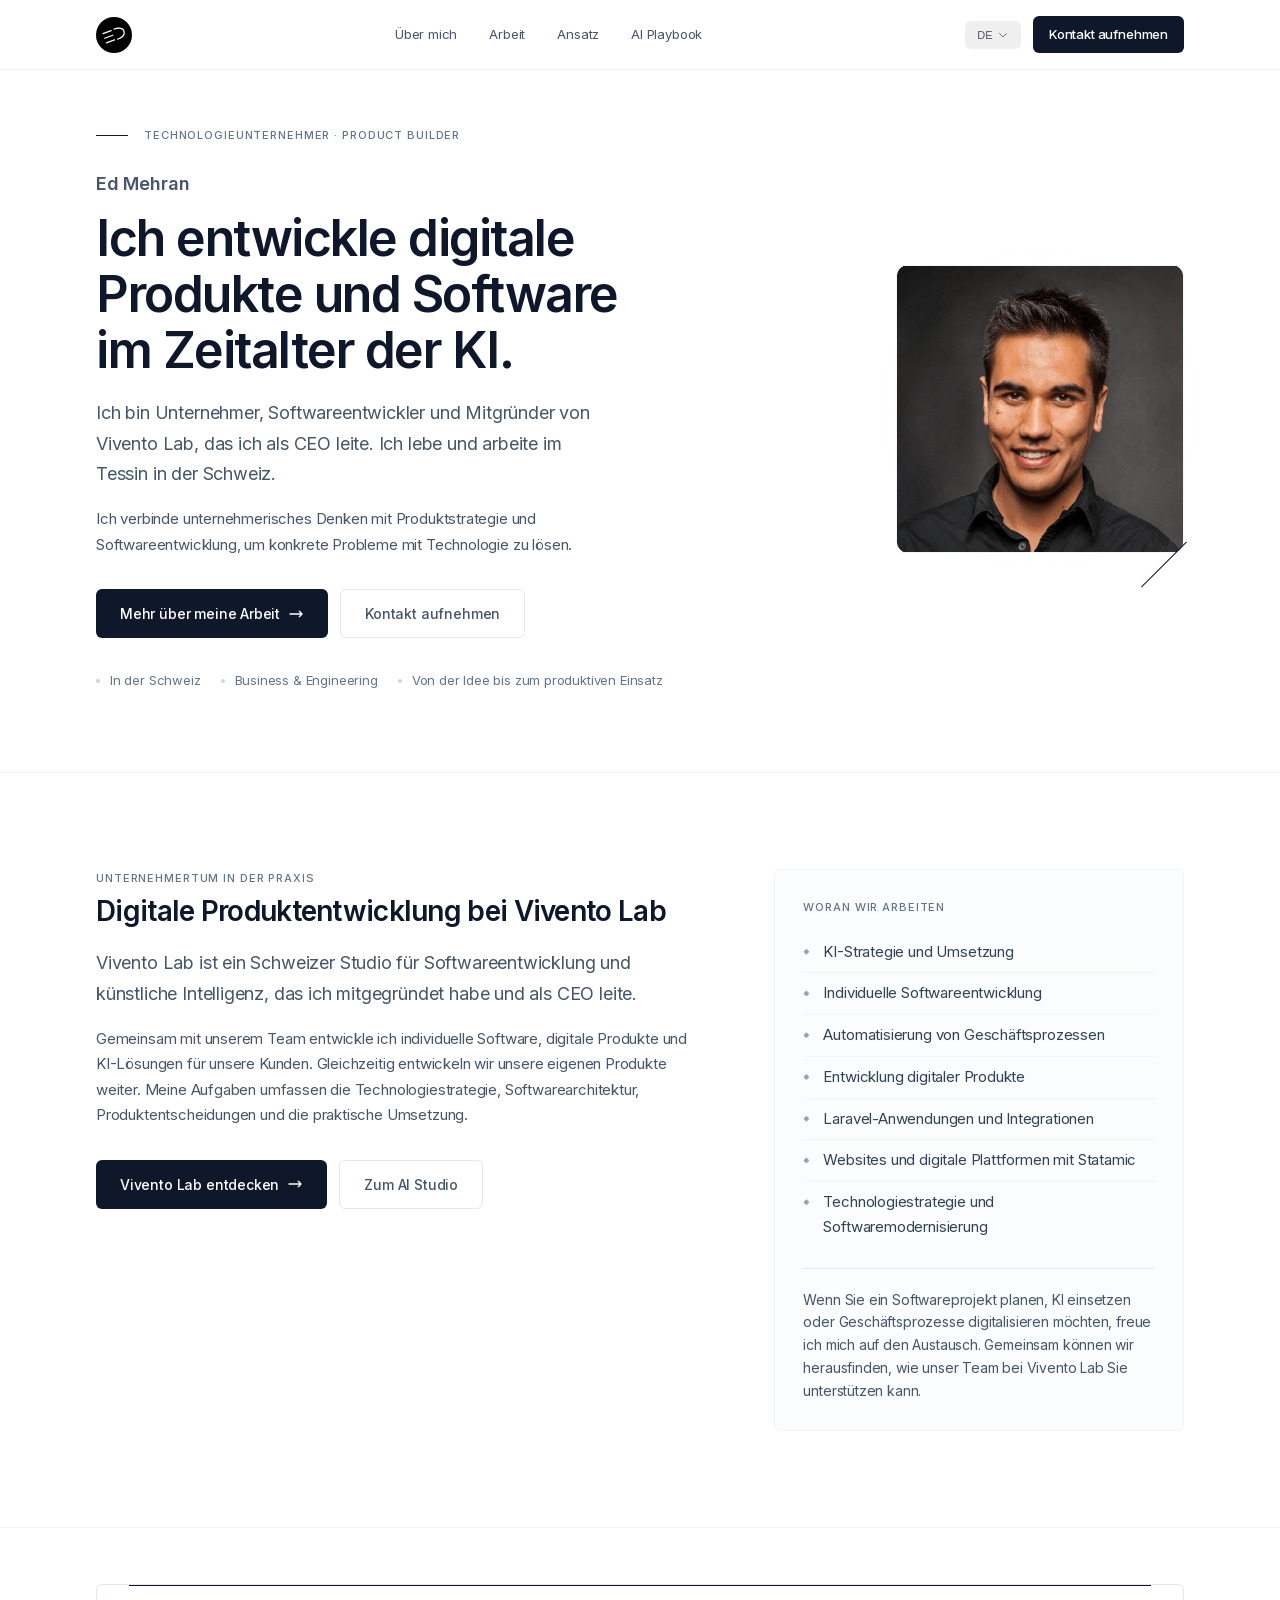
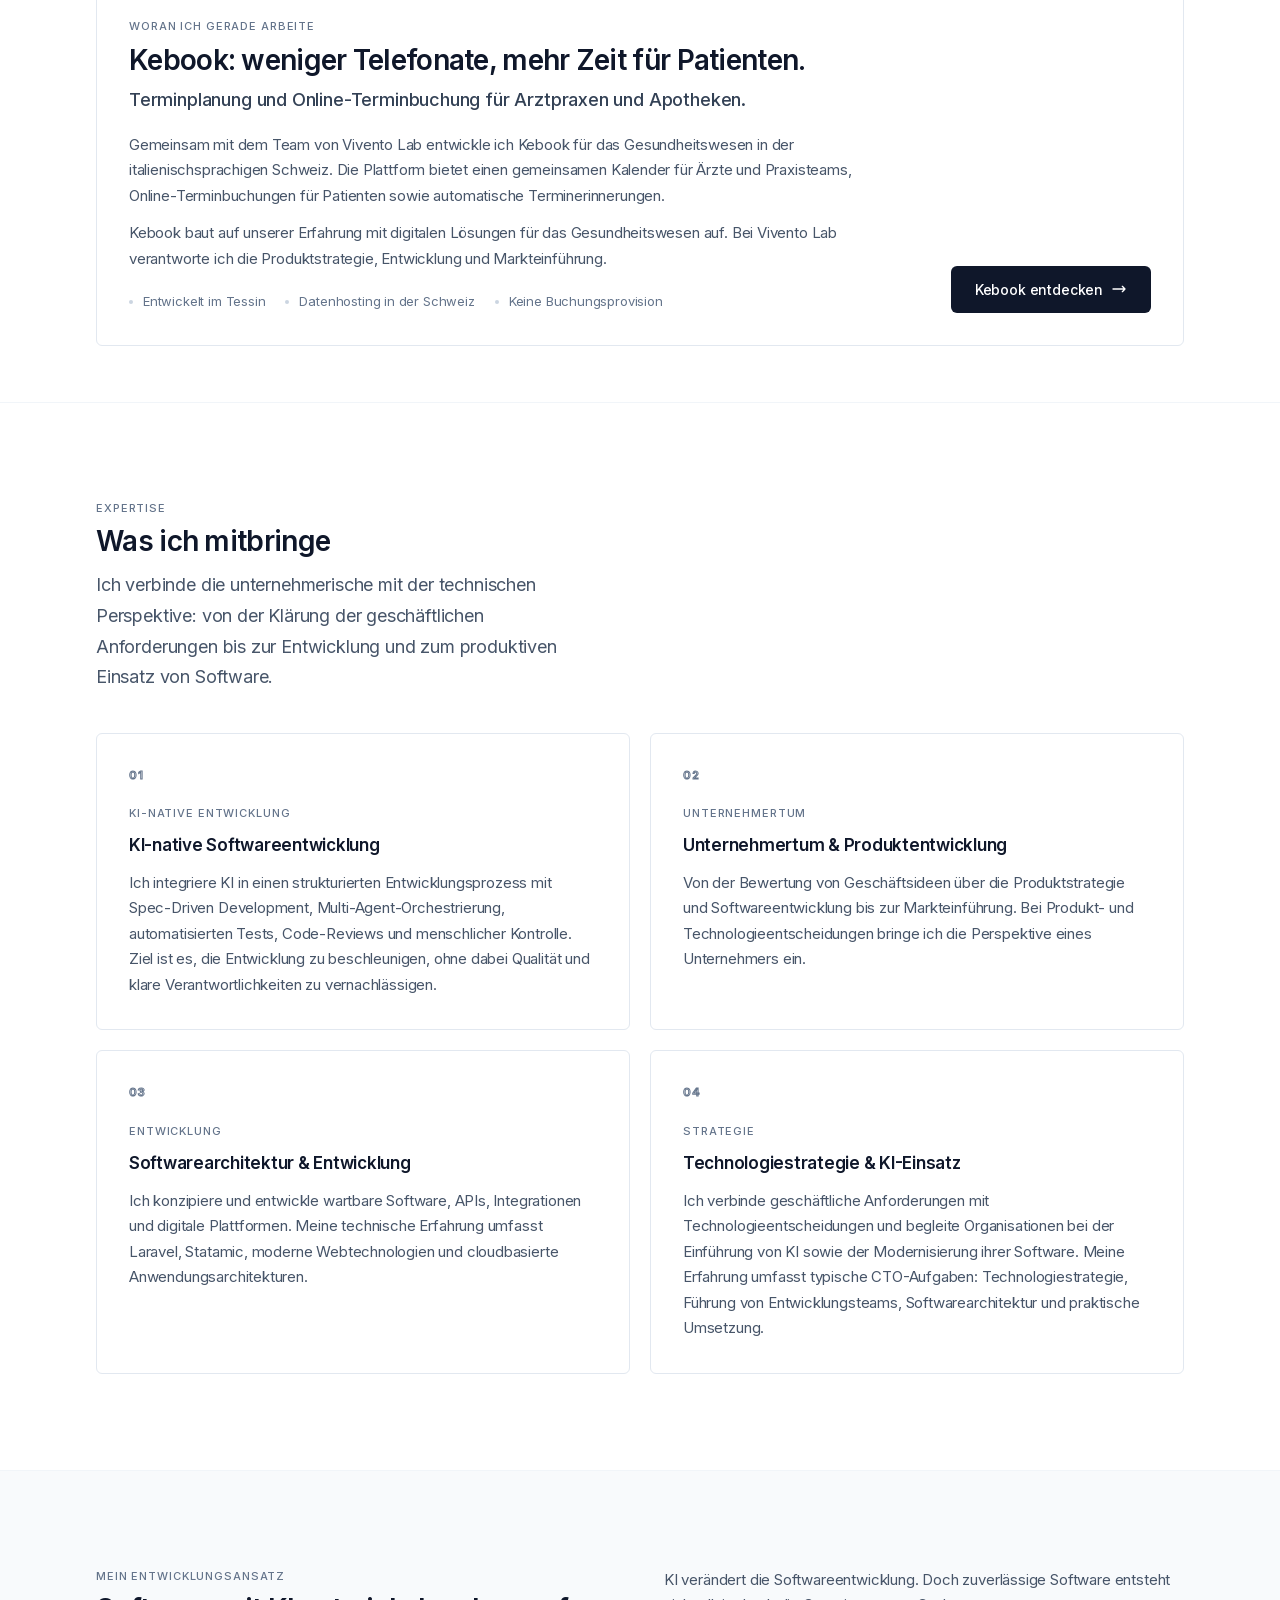
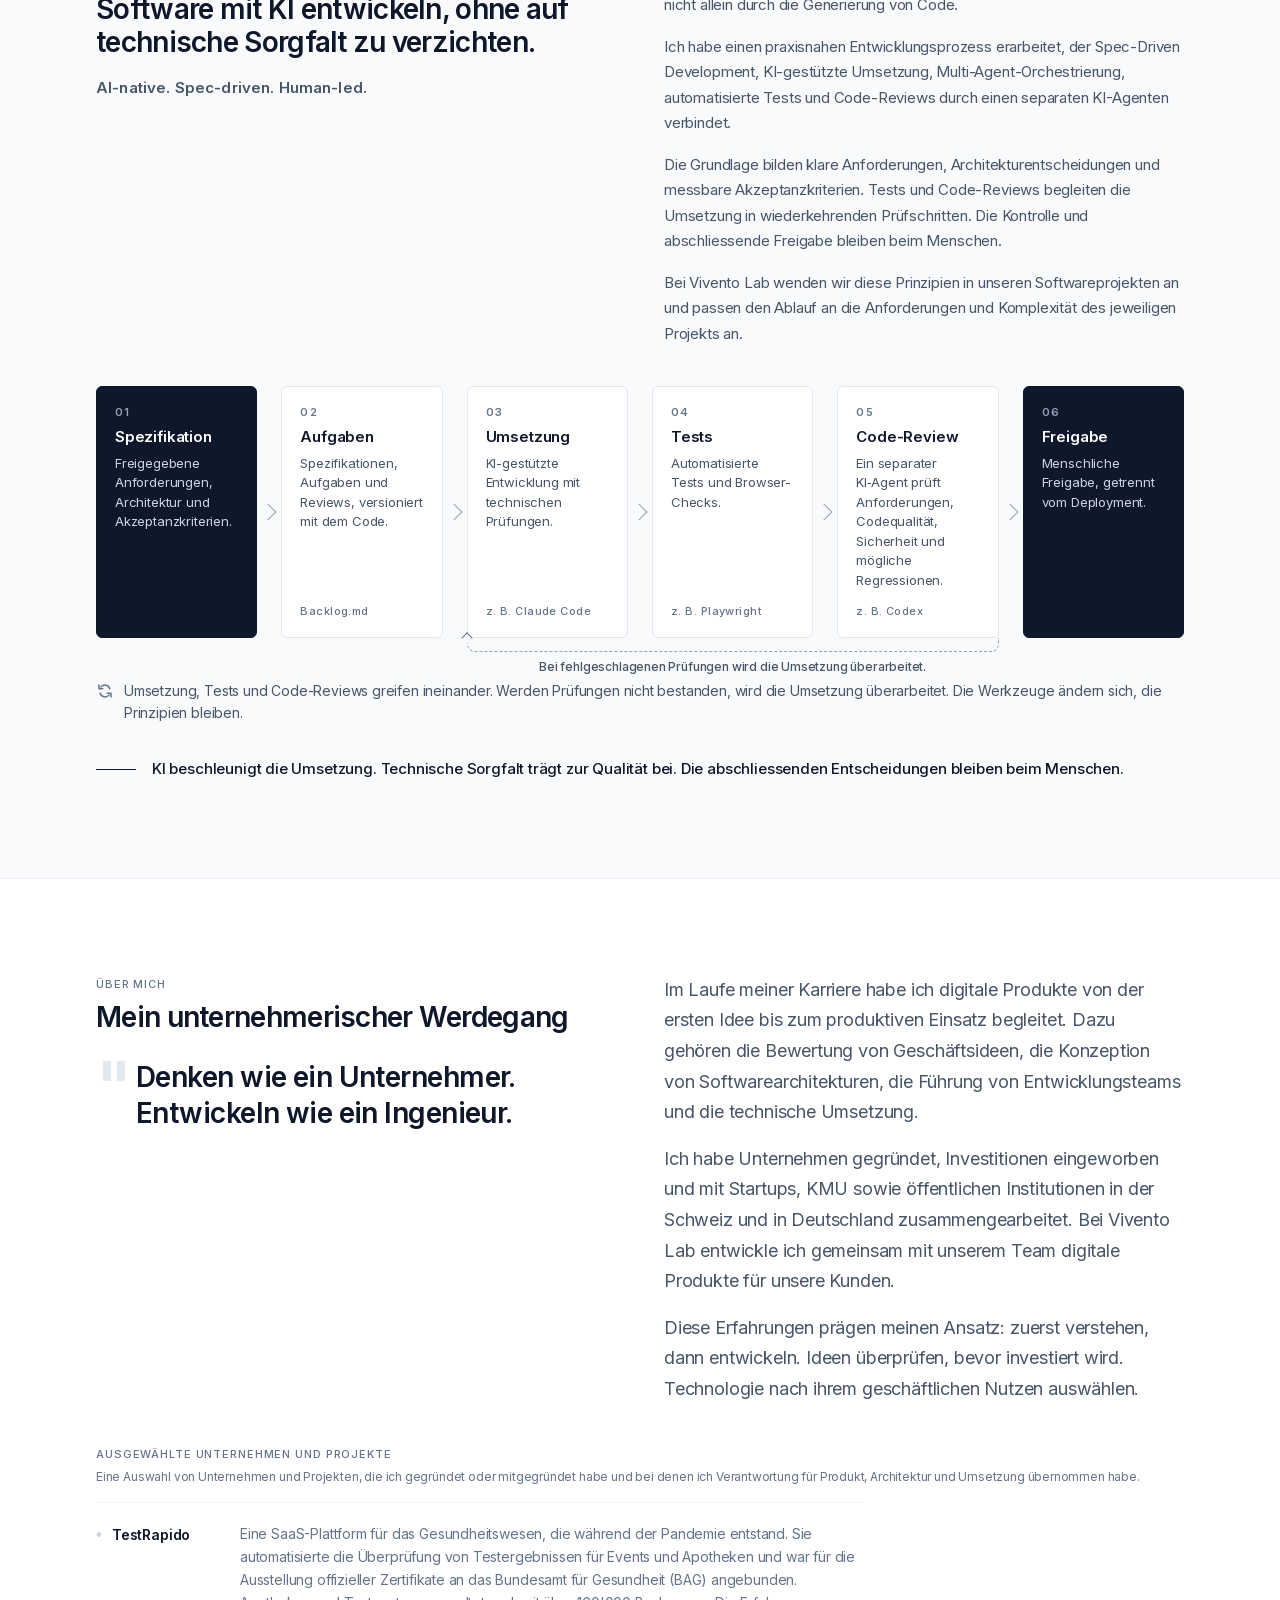
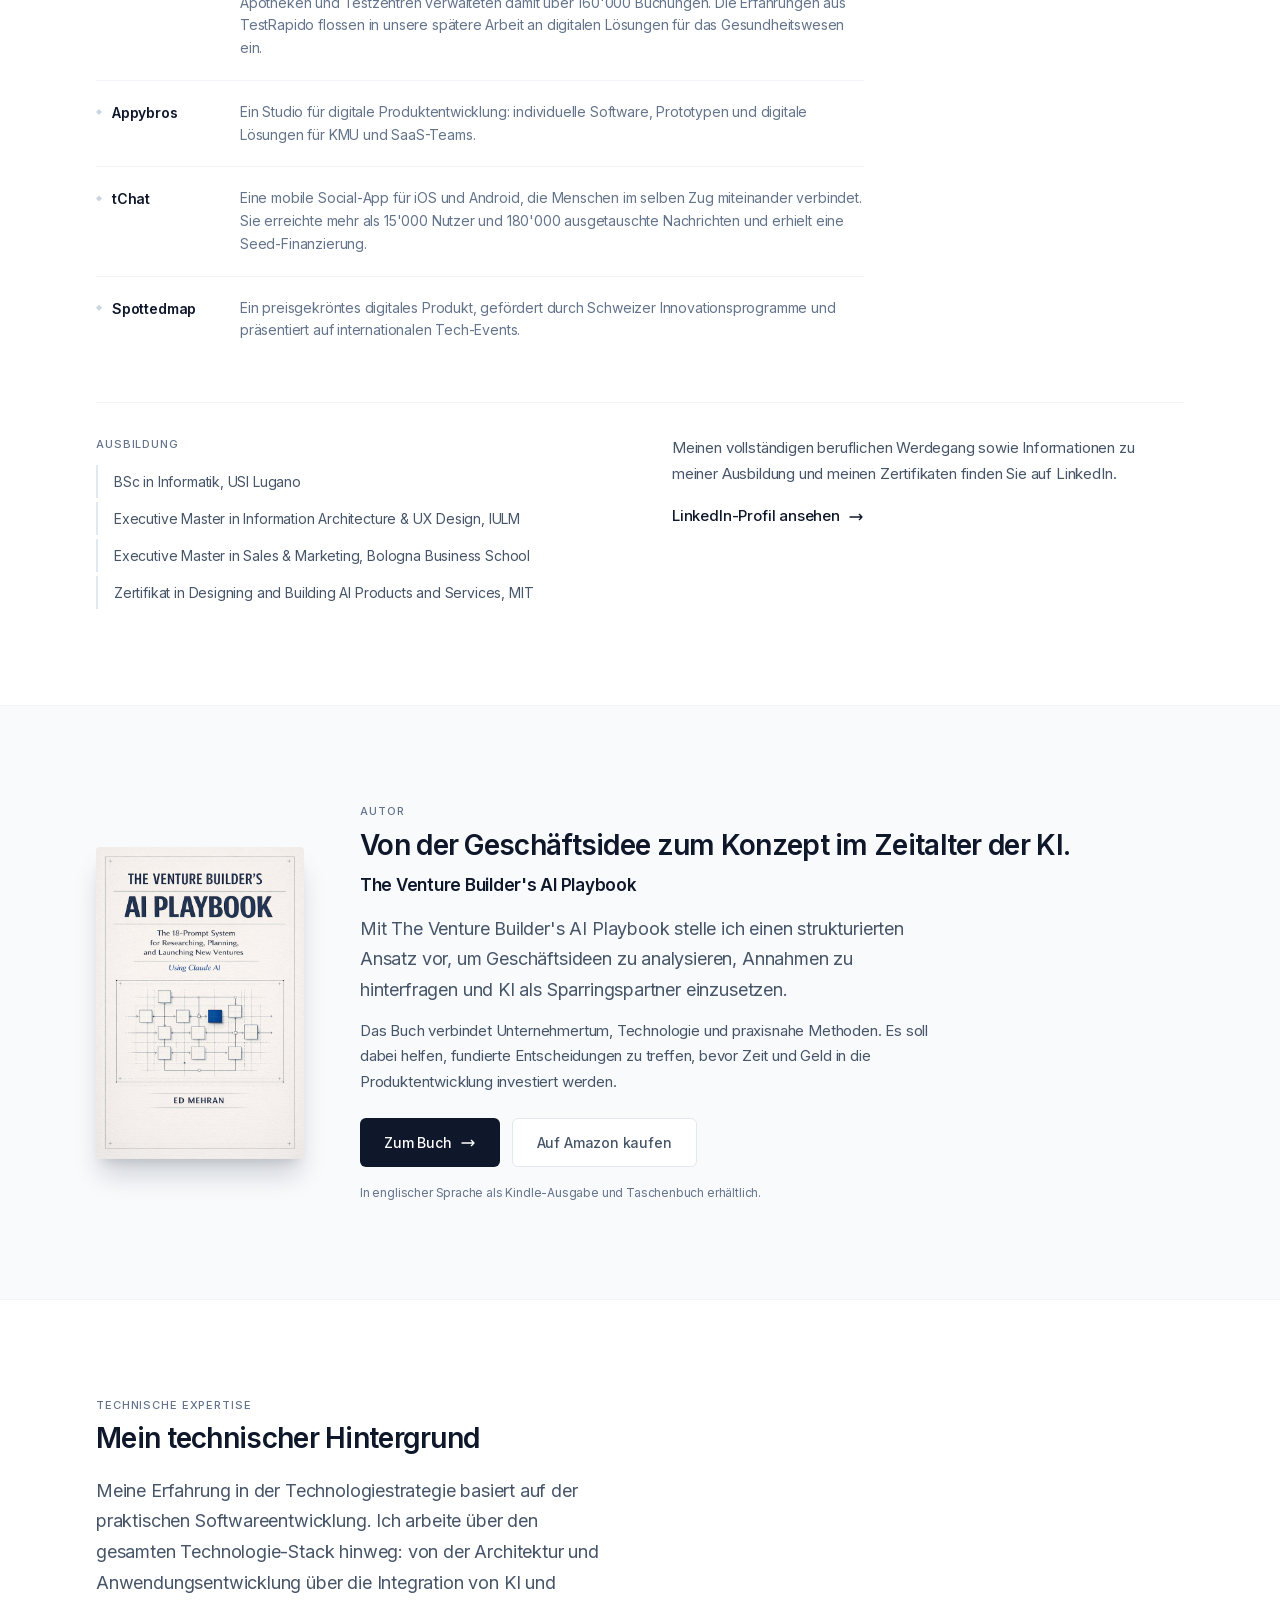
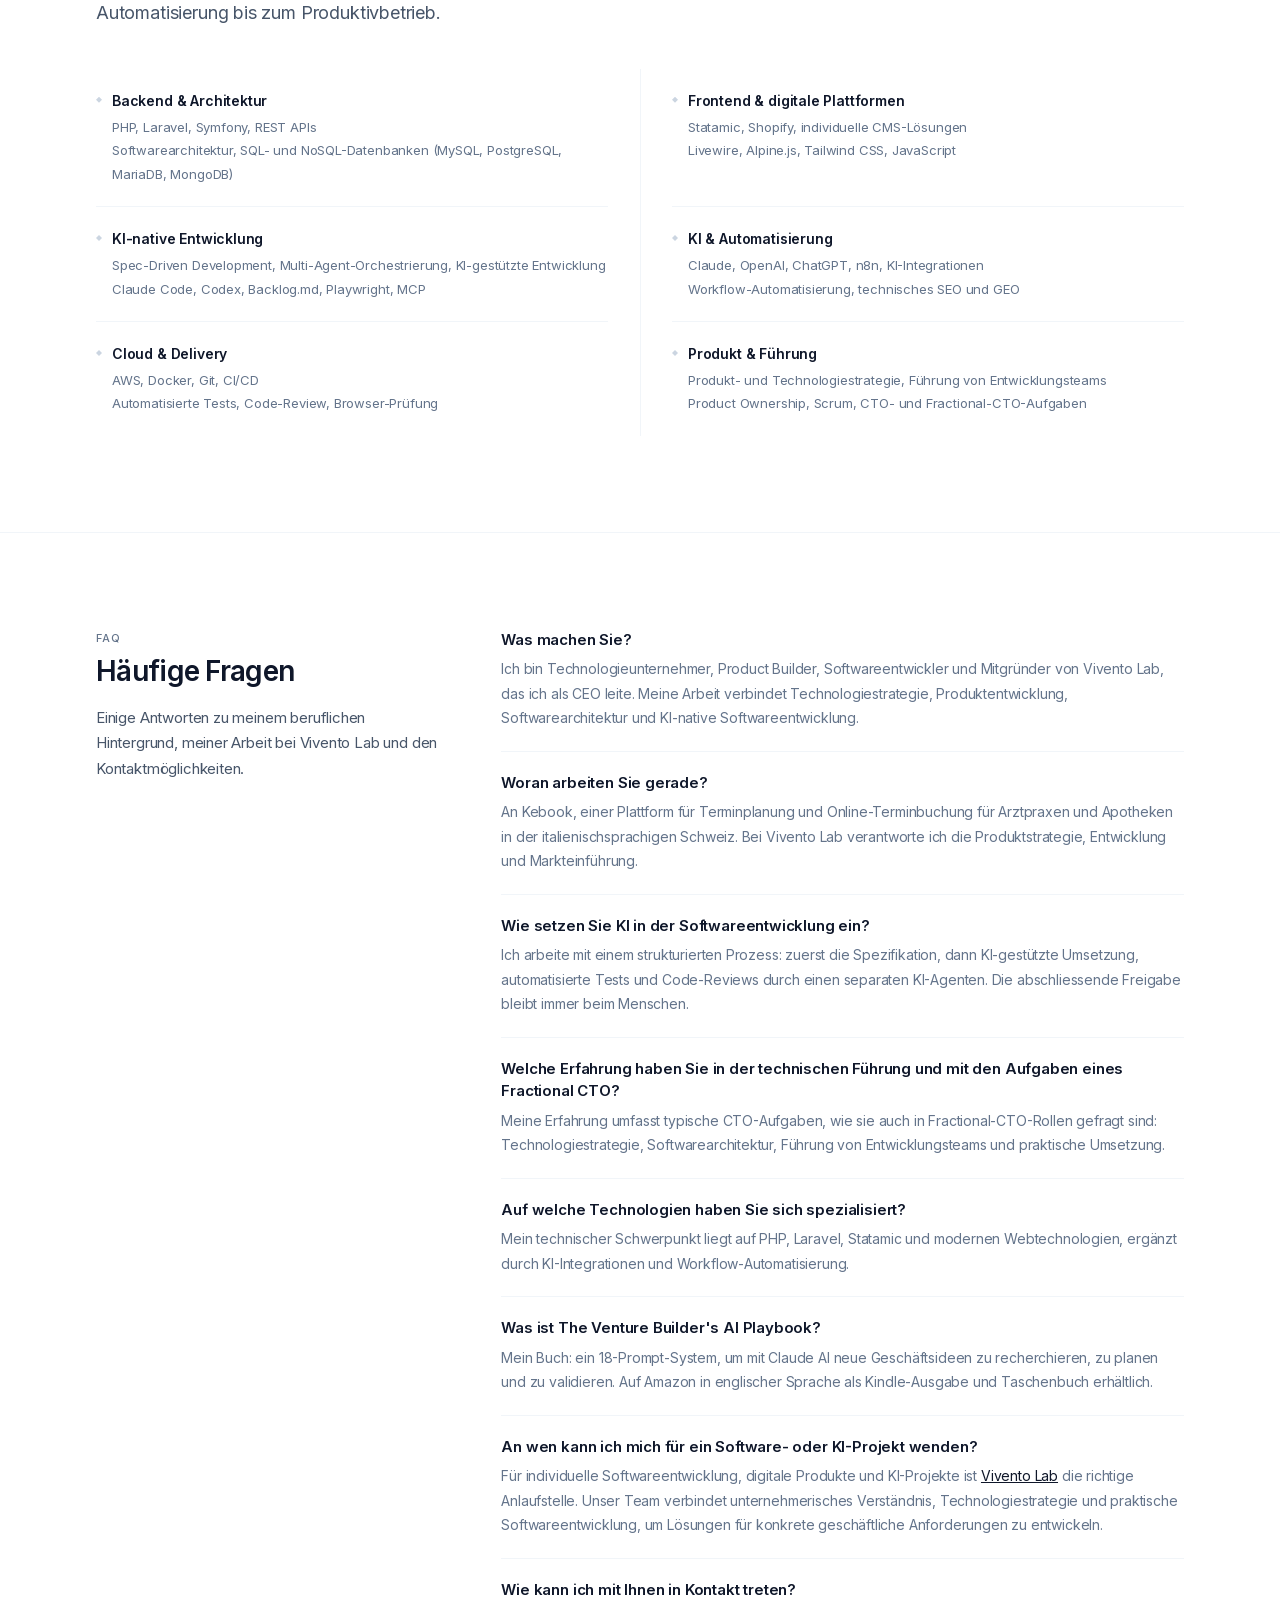
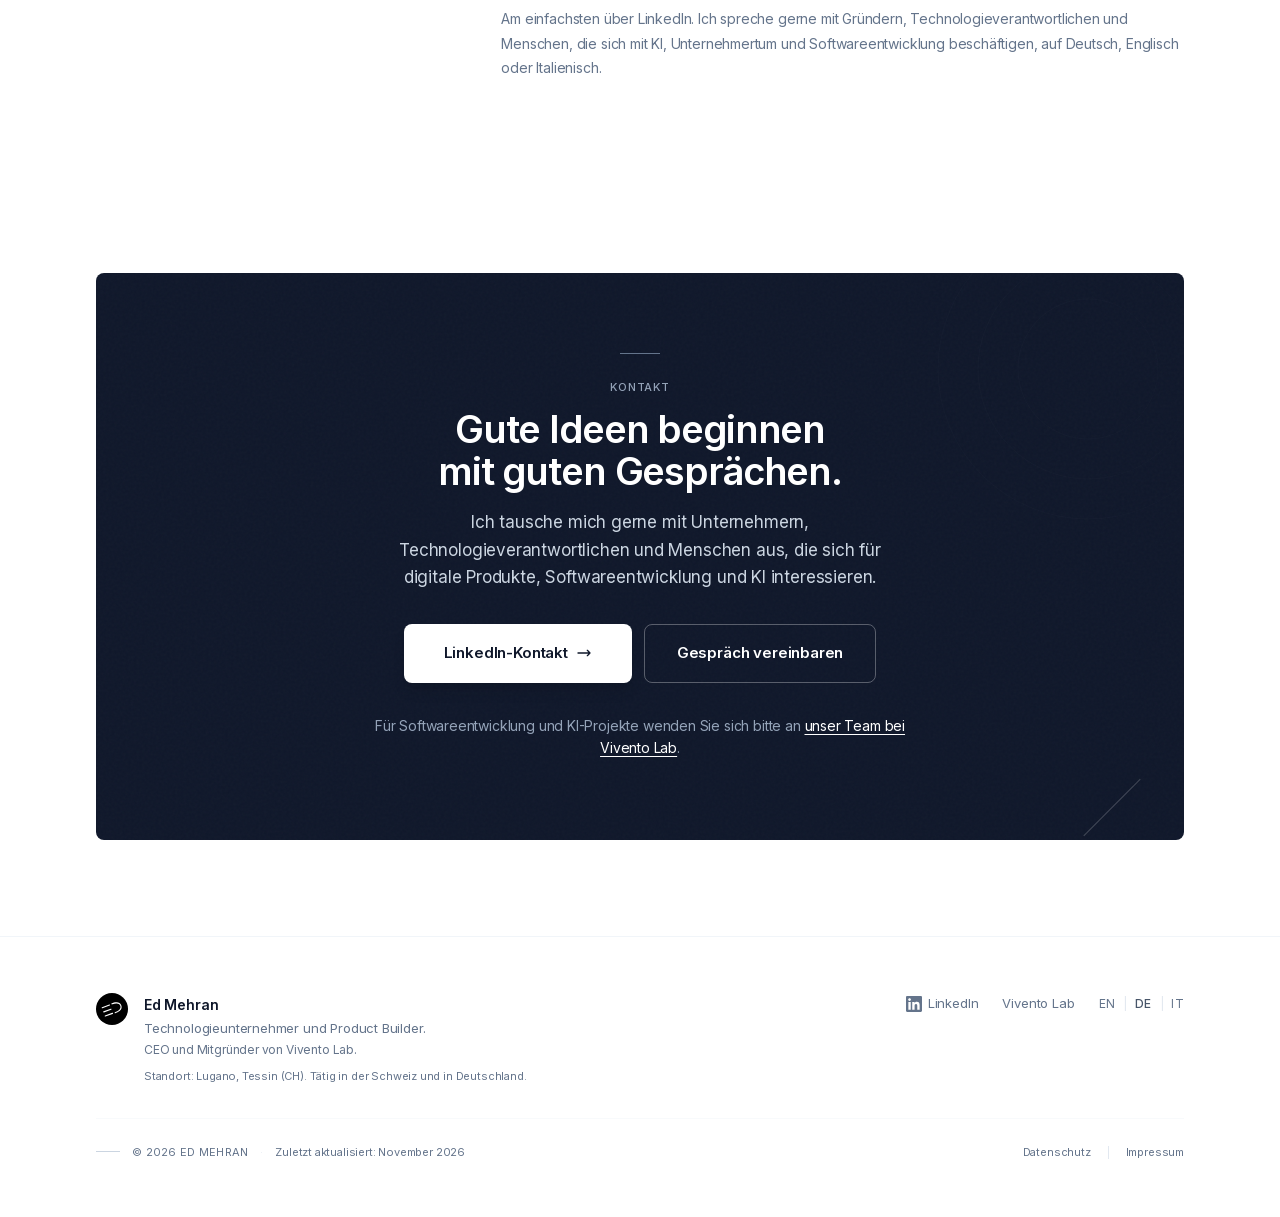
<file: de/index.html>
<!DOCTYPE html>
<html lang="de">
<head>
    <meta charset="UTF-8"/>
    <meta name="viewport" content="width=device-width, initial-scale=1.0"/>

    <!-- Primary Meta Tags -->
    <title>Ed Mehran | Technologieunternehmer &amp; Product Builder</title>
    <meta name="description" content="Technologieunternehmer, Product Builder, CEO und Mitgründer von Vivento Lab im Tessin. Softwareentwicklung, Produktstrategie und KI."/>
    <meta name="author" content="Ed Mehran"/>
    <meta name="robots" content="index, follow, max-image-preview:large, max-snippet:-1, max-video-preview:-1"/>

    <!-- Canonical & Language Alternates -->
    <link rel="canonical" href="https://edmehran.com/de/"/>
    <link rel="alternate" hreflang="en" href="https://edmehran.com/"/>
    <link rel="alternate" hreflang="de" href="https://edmehran.com/de/"/>
    <link rel="alternate" hreflang="it" href="https://edmehran.com/it/"/>
    <link rel="alternate" hreflang="x-default" href="https://edmehran.com/"/>

    <!-- Open Graph / Facebook -->
    <meta property="og:type" content="profile"/>
    <meta property="og:url" content="https://edmehran.com/de/"/>
    <meta property="og:title" content="Ed Mehran | Technologieunternehmer &amp; Product Builder"/>
    <meta property="og:description" content="Technologieunternehmer, Product Builder und CEO sowie Mitgründer von Vivento Lab. Ich entwickle digitale Produkte und Software im Zeitalter der KI."/>
    <meta property="og:image" content="https://edmehran.com/assets/images/og-image-de.png"/>
    <meta property="og:image:width" content="1200"/>
    <meta property="og:image:height" content="630"/>
    <meta property="og:image:alt" content="Ed Mehran, Technologieunternehmer und Product Builder"/>
    <meta property="og:site_name" content="Ed Mehran"/>
    <meta property="og:locale" content="de_CH"/>
    <meta property="og:locale:alternate" content="en_US"/>
    <meta property="og:locale:alternate" content="it_CH"/>
    <meta property="profile:first_name" content="Ed"/>
    <meta property="profile:last_name" content="Mehran"/>

    <!-- Twitter -->
    <meta name="twitter:card" content="summary_large_image"/>
    <meta name="twitter:url" content="https://edmehran.com/de/"/>
    <meta name="twitter:title" content="Ed Mehran | Technologieunternehmer &amp; Product Builder"/>
    <meta name="twitter:description" content="Technologieunternehmer, Product Builder und CEO sowie Mitgründer von Vivento Lab. Ich entwickle digitale Produkte und Software im Zeitalter der KI."/>
    <meta name="twitter:image" content="https://edmehran.com/assets/images/og-image-de.png"/>
    <meta name="twitter:image:alt" content="Ed Mehran, Technologieunternehmer und Product Builder"/>

    <!-- Favicon -->
    <link rel="apple-touch-icon" sizes="180x180" href="../assets/favicon/apple-touch-icon.png">
    <link rel="icon" type="image/png" sizes="32x32" href="../assets/favicon/favicon-32x32.png">
    <link rel="icon" type="image/png" sizes="16x16" href="../assets/favicon/favicon-16x16.png">
    <link rel="manifest" href="../assets/favicon/site.webmanifest">
    <meta name="msapplication-TileColor" content="#0f172a">
    <meta name="theme-color" content="#ffffff">

    <!-- Structured Data for AI & Rich Snippets -->
    <script type="application/ld+json">
    {
      "@context": "https://schema.org",
      "@graph": [
        {
          "@type": "WebSite",
          "@id": "https://edmehran.com/#website",
          "url": "https://edmehran.com/",
          "name": "Ed Mehran",
          "description": "Persönliche Website von Ed Mehran, Unternehmer, Technologe und Product Builder.",
          "publisher": {
            "@id": "https://edmehran.com/#person"
          },
          "inLanguage": [
            "en",
            "de",
            "it"
          ]
        },
        {
          "@type": "Person",
          "@id": "https://edmehran.com/#person",
          "name": "Ed Mehran",
          "url": "https://edmehran.com/",
          "image": "https://edmehran.com/assets/images/ed-mehran.png",
          "jobTitle": "CEO und Mitgründer, Vivento Lab",
          "description": "Technologieunternehmer, Product Builder und Softwareentwickler im Tessin, Schweiz. CEO und Mitgründer von Vivento Lab. Erfahrung in technologischer Führung, Softwarearchitektur, Produktstrategie, Verantwortung auf CTO-Ebene und KI-nativer Softwareentwicklung mit Spec-Driven Development. Autor von The Venture Builder's AI Playbook.",
          "worksFor": {
            "@type": "Organization",
            "name": "Vivento Lab Sagl",
            "alternateName": "Vivento Lab",
            "url": "https://vivento.ch",
            "taxID": "CHE-110.125.773"
          },
          "alumniOf": [
            {
              "@type": "CollegeOrUniversity",
              "name": "Università della Svizzera italiana (USI)"
            },
            {
              "@type": "CollegeOrUniversity",
              "name": "IULM University"
            },
            {
              "@type": "EducationalOrganization",
              "name": "Bologna Business School"
            }
          ],
          "knowsAbout": [
            "Spec-Driven Development",
            "Multi-agent orchestration",
            "AI-assisted software development",
            "Entrepreneurship",
            "Venture building",
            "Artificial intelligence",
            "AI adoption",
            "AI-native software development",
            "Product development",
            "Software architecture",
            "Technical leadership",
            "Fractional CTO",
            "Laravel",
            "Statamic",
            "Generative Engine Optimization (GEO)"
          ],
          "knowsLanguage": [
            "en",
            "de",
            "it"
          ],
          "sameAs": [
            "https://www.linkedin.com/in/edmehran/",
            "https://x.com/ed_mehran",
            "https://github.com/awahed"
          ],
          "address": {
            "@type": "PostalAddress",
            "addressLocality": "Lugano",
            "addressRegion": "TI",
            "addressCountry": "CH"
          }
        },
        {
          "@type": "ProfilePage",
          "@id": "https://edmehran.com/de/#webpage",
          "url": "https://edmehran.com/de/",
          "name": "Ed Mehran | Technologieunternehmer & Product Builder",
          "isPartOf": {
            "@id": "https://edmehran.com/#website"
          },
          "about": {
            "@id": "https://edmehran.com/#person"
          },
          "mainEntity": {
            "@id": "https://edmehran.com/#person"
          },
          "description": "Technologieunternehmer, Product Builder, CEO und Mitgründer von Vivento Lab im Tessin. Softwareentwicklung, Produktstrategie und KI.",
          "inLanguage": "de",
          "dateModified": "2026-11-24",
          "mentions": [
            {
              "@type": "Thing",
              "name": "Kebook",
              "url": "https://vivento.ch/de/kebook",
              "description": "Terminplanung und Online-Terminbuchung für Arztpraxen und Apotheken in der italienischsprachigen Schweiz, entwickelt von Vivento Lab."
            }
          ]
        }
      ]
    }
    </script>

    <script type="application/ld+json">
    {
      "@context": "https://schema.org",
      "@type": "FAQPage",
      "mainEntity": [
        {
          "@type": "Question",
          "name": "Was machen Sie?",
          "acceptedAnswer": {
            "@type": "Answer",
            "text": "Ich bin Technologieunternehmer, Product Builder, Softwareentwickler und Mitgründer von Vivento Lab, das ich als CEO leite. Meine Arbeit verbindet Technologiestrategie, Produktentwicklung, Softwarearchitektur und KI-native Softwareentwicklung."
          }
        },
        {
          "@type": "Question",
          "name": "Woran arbeiten Sie gerade?",
          "acceptedAnswer": {
            "@type": "Answer",
            "text": "An Kebook, einer Plattform für Terminplanung und Online-Terminbuchung für Arztpraxen und Apotheken in der italienischsprachigen Schweiz. Bei Vivento Lab verantworte ich die Produktstrategie, Entwicklung und Markteinführung."
          }
        },
        {
          "@type": "Question",
          "name": "Wie setzen Sie KI in der Softwareentwicklung ein?",
          "acceptedAnswer": {
            "@type": "Answer",
            "text": "Ich arbeite mit einem strukturierten Prozess: zuerst die Spezifikation, dann KI-gestützte Umsetzung, automatisierte Tests und Code-Reviews durch einen separaten KI-Agenten. Die abschliessende Freigabe bleibt immer beim Menschen."
          }
        },
        {
          "@type": "Question",
          "name": "Welche Erfahrung haben Sie in der technischen Führung und mit den Aufgaben eines Fractional CTO?",
          "acceptedAnswer": {
            "@type": "Answer",
            "text": "Meine Erfahrung umfasst typische CTO-Aufgaben, wie sie auch in Fractional-CTO-Rollen gefragt sind: Technologiestrategie, Softwarearchitektur, Führung von Entwicklungsteams und praktische Umsetzung."
          }
        },
        {
          "@type": "Question",
          "name": "Auf welche Technologien haben Sie sich spezialisiert?",
          "acceptedAnswer": {
            "@type": "Answer",
            "text": "Mein technischer Schwerpunkt liegt auf PHP, Laravel, Statamic und modernen Webtechnologien, ergänzt durch KI-Integrationen und Workflow-Automatisierung."
          }
        },
        {
          "@type": "Question",
          "name": "Was ist The Venture Builder's AI Playbook?",
          "acceptedAnswer": {
            "@type": "Answer",
            "text": "Mein Buch: ein 18-Prompt-System, um mit Claude AI neue Geschäftsideen zu recherchieren, zu planen und zu validieren. Auf Amazon in englischer Sprache als Kindle-Ausgabe und Taschenbuch erhältlich."
          }
        },
        {
          "@type": "Question",
          "name": "An wen kann ich mich für ein Software- oder KI-Projekt wenden?",
          "acceptedAnswer": {
            "@type": "Answer",
            "text": "Für individuelle Softwareentwicklung, digitale Produkte und KI-Projekte ist Vivento Lab die richtige Anlaufstelle. Unser Team verbindet unternehmerisches Verständnis, Technologiestrategie und praktische Softwareentwicklung, um Lösungen für konkrete geschäftliche Anforderungen zu entwickeln."
          }
        },
        {
          "@type": "Question",
          "name": "Wie kann ich mit Ihnen in Kontakt treten?",
          "acceptedAnswer": {
            "@type": "Answer",
            "text": "Am einfachsten über LinkedIn. Ich spreche gerne mit Gründern, Technologieverantwortlichen und Menschen, die sich mit KI, Unternehmertum und Softwareentwicklung beschäftigen, auf Deutsch, Englisch oder Italienisch."
          }
        }
      ]
    }
    </script>

    <script type="application/ld+json">
    {
      "@context": "https://schema.org",
      "@type": "BreadcrumbList",
      "itemListElement": [
        {
          "@type": "ListItem",
          "position": 1,
          "name": "Startseite",
          "item": "https://edmehran.com/de/"
        }
      ]
    }
    </script>

    <link rel="stylesheet" href="../assets/css/style.css">
    <script defer src="../assets/js/alpine.min.js"></script>
    <!-- Privacy-friendly analytics by Plausible -->
    <script async src="https://plausible.io/js/pa-OlTwVZ5_C9F_pvSf1bRpq.js"></script>
    <script>
      window.plausible=window.plausible||function(){(plausible.q=plausible.q||[]).push(arguments)},plausible.init=plausible.init||function(i){plausible.o=i||{}};
      plausible.init()
    </script>
</head>
<body>
    <div class="min-h-screen flex flex-col">
        <!-- Header -->
        <header x-data="{ mobileMenuOpen: false, langMenuOpen: false }" @keydown.escape.window="langMenuOpen = false; mobileMenuOpen = false" class="header">
            <nav class="container-wide py-4" aria-label="Hauptnavigation">
                <div class="flex items-center justify-between">
                    <!-- Logo -->
                    <a href="./" class="flex items-center" aria-label="Ed Mehran - Home">
                        <svg class="w-9 h-9" width="48" height="48" viewBox="0 0 48 48" fill="none" xmlns="http://www.w3.org/2000/svg" aria-hidden="true">
                            <circle cx="24" cy="24" r="24" fill="black"></circle>
                            <path fill-rule="evenodd" clip-rule="evenodd" d="M8.53964 22.3585C8.38332 21.929 8.60477 21.4541 9.03427 21.2978L19.9217 17.335C20.3512 17.1787 20.8261 17.4002 20.9825 17.8297C21.1388 18.2592 20.9173 18.7341 20.4878 18.8904L9.60037 22.8531C9.17087 23.0094 8.69597 22.788 8.53964 22.3585Z" fill="white"></path>
                            <path fill-rule="evenodd" clip-rule="evenodd" d="M10.804 28.5799C10.6477 28.1504 10.8692 27.6755 11.2987 27.5192L22.1861 23.5565C22.6156 23.4002 23.0906 23.6216 23.2469 24.0511C23.4032 24.4806 23.1817 24.9555 22.7522 25.1118L11.8648 29.0745C11.4353 29.2309 10.9604 29.0094 10.804 28.5799Z" fill="white"></path>
                            <path fill-rule="evenodd" clip-rule="evenodd" d="M13.0685 34.8011C12.9121 34.3716 13.1336 33.8967 13.5631 33.7404L24.4506 29.7777C24.8801 29.6213 25.355 29.8428 25.5113 30.2723C25.6676 30.7018 25.4462 31.1767 25.0167 31.333L14.1292 35.2957C13.6997 35.4521 13.2248 35.2306 13.0685 34.8011Z" fill="white"></path>
                            <path fill-rule="evenodd" clip-rule="evenodd" d="M38.0231 18.6741C37.4224 17.0235 36.4228 15.8684 35.1865 15.1194C33.9642 14.3788 32.5552 14.0614 31.1555 13.9967C28.3721 13.8681 25.4543 14.7302 23.6139 15.5529C23.2175 15.7301 23.0255 16.1835 23.174 16.5915C23.3227 17.0001 23.7746 17.2109 24.1832 17.0621L24.9986 16.7653L24.9998 16.7685C26.6733 16.1206 28.9561 15.552 31.079 15.6501C32.2919 15.7062 33.4092 15.9778 34.3289 16.535C35.2346 17.0837 35.9928 17.9351 36.4678 19.2402C36.9428 20.5453 36.9092 21.6848 36.5681 22.6873C36.2218 23.7053 35.5405 24.6315 34.6474 25.4541C33.0842 26.8939 30.97 27.9257 29.2715 28.5051L29.2727 28.5083L28.4573 28.805C28.0486 28.9538 27.8379 29.4056 27.9867 29.8143C28.1352 30.2223 28.5737 30.4462 28.9913 30.3271C30.93 29.7744 33.7192 28.5593 35.7687 26.6716C36.7994 25.7223 37.6747 24.5735 38.1351 23.2205C38.6007 21.8521 38.6239 20.3247 38.0231 18.6741Z" fill="white"></path>
                        </svg>
                    </a>

                    <!-- Desktop Nav -->
                    <div class="hidden md:flex items-center space-x-8">
                        <a href="#background" class="nav-link">Über mich</a>
                        <a href="#work" class="nav-link">Arbeit</a>
                        <a href="#approach" class="nav-link">Ansatz</a>
                        <a href="./ai-playbook" class="nav-link">AI Playbook</a>
                    </div>

                    <!-- Right Side -->
                    <div class="flex items-center space-x-3">
                        <!-- Language Switcher -->
                        <div class="relative">
                            <button @click="langMenuOpen = !langMenuOpen" @click.away="langMenuOpen = false" class="btn-ghost" aria-label="Sprache wählen (aktuell: Deutsch)" :aria-expanded="langMenuOpen.toString()">
                                <span class="uppercase text-[0.6875rem] font-medium tracking-wide">de</span>
                                <svg class="w-3 h-3 ml-1 text-slate-400" fill="none" stroke="currentColor" viewBox="0 0 24 24" aria-hidden="true">
                                    <path stroke-linecap="round" stroke-linejoin="round" stroke-width="2" d="M19 9l-7 7-7-7"/>
                                </svg>
                            </button>
                            <div x-show="langMenuOpen" x-cloak x-transition:enter="transition ease-out duration-100" x-transition:enter-start="opacity-0 scale-95" x-transition:enter-end="opacity-100 scale-100" x-transition:leave="transition ease-in duration-75" x-transition:leave-start="opacity-100 scale-100" x-transition:leave-end="opacity-0 scale-95" class="lang-dropdown">
                                <a href="../" hreflang="en">English</a>
                                <a href="../it/" hreflang="it">Italiano</a>
                            </div>
                        </div>

                        <!-- CTA Button -->
                        <a href="#contact" class="hidden md:inline-flex btn-primary" style="padding: 0.5rem 1rem; font-size: 0.8125rem;">Kontakt aufnehmen</a>

                        <!-- Mobile Menu Button -->
                        <button @click="mobileMenuOpen = !mobileMenuOpen" class="md:hidden p-2 text-slate-600 hover:text-slate-900 hover:bg-slate-100 rounded-md" aria-label="Menü öffnen" :aria-expanded="mobileMenuOpen.toString()">
                            <svg x-show="!mobileMenuOpen" class="w-5 h-5" fill="none" stroke="currentColor" viewBox="0 0 24 24" aria-hidden="true">
                                <path stroke-linecap="round" stroke-linejoin="round" stroke-width="2" d="M4 6h16M4 12h16M4 18h16"/>
                            </svg>
                            <svg x-show="mobileMenuOpen" x-cloak class="w-5 h-5" fill="none" stroke="currentColor" viewBox="0 0 24 24" aria-hidden="true">
                                <path stroke-linecap="round" stroke-linejoin="round" stroke-width="2" d="M6 18L18 6M6 6l12 12"/>
                            </svg>
                        </button>
                    </div>
                </div>

                <!-- Mobile Menu -->
                <div x-show="mobileMenuOpen" x-cloak x-transition:enter="transition ease-out duration-200" x-transition:enter-start="opacity-0 -translate-y-2" x-transition:enter-end="opacity-100 translate-y-0" x-transition:leave="transition ease-in duration-150" x-transition:leave-start="opacity-100 translate-y-0" x-transition:leave-end="opacity-0 -translate-y-2" class="md:hidden mobile-menu">
                    <div class="flex flex-col space-y-1">
                        <a href="#background" @click="mobileMenuOpen = false">Über mich</a>
                        <a href="#work" @click="mobileMenuOpen = false">Arbeit</a>
                        <a href="#approach" @click="mobileMenuOpen = false">Ansatz</a>
                        <a href="./ai-playbook" @click="mobileMenuOpen = false">AI Playbook</a>
                        <div class="pt-2 mt-2 border-t border-slate-100">
                            <a href="#contact" @click="mobileMenuOpen = false" class="btn-primary w-full text-center">Kontakt aufnehmen</a>
                        </div>
                    </div>
                </div>
            </nav>
        </header>

        <main class="flex-grow">
            <!-- Hero -->
            <section class="relative overflow-hidden bg-white">
                <div class="container-wide pt-10 pb-12 md:pt-12 md:pb-16 lg:pt-14 lg:pb-20">
                    <div class="grid hero-grid gap-8 lg:gap-10 items-center">
                        <div class="max-w-xl lg:max-w-none">
                            <div class="hero-eyebrow mb-6">
                                <p class="text-eyebrow">Technologieunternehmer · Product Builder</p>
                            </div>

                            <div class="hero-photo-mobile flex lg:hidden mb-5">
                                <img src="../assets/images/ed-mehran.png" alt="Ed Mehran, Technologieunternehmer und CEO und Mitgründer von Vivento Lab" width="510" height="513" loading="eager"/>
                            </div>

                            <h1 class="mb-5">
                                <span class="hero-name">Ed Mehran</span>
                                <span class="text-display text-balance hero-headline">Ich entwickle digitale Produkte und Software im Zeitalter der KI.</span>
                            </h1>

                            <p class="text-body-lg mb-4" style="max-width: 32rem;">Ich bin Unternehmer, Softwareentwickler und Mitgründer von Vivento Lab, das ich als CEO leite. Ich lebe und arbeite im Tessin in der Schweiz.</p>
                            <p class="text-body mb-8" style="max-width: 32rem;">Ich verbinde unternehmerisches Denken mit Produktstrategie und Softwareentwicklung, um konkrete Probleme mit Technologie zu lösen.</p>

                            <div class="flex flex-col sm:flex-row gap-3 mb-8">
                                <a href="#work" class="btn-primary">
                                    Mehr über meine Arbeit
                                    <svg class="ml-2 w-4 h-4" fill="none" stroke="currentColor" viewBox="0 0 24 24" aria-hidden="true"><path stroke-linecap="round" stroke-linejoin="round" stroke-width="2" d="M17 8l4 4m0 0l-4 4m4-4H3"/></svg>
                                </a>
                                <a href="#contact" class="btn-secondary">Kontakt aufnehmen</a>
                            </div>

                            <div class="flex flex-wrap gap-x-5 gap-y-2">
                                <span class="signal-chip">In der Schweiz</span>
                                <span class="signal-chip">Business &amp; Engineering</span>
                                <span class="signal-chip">Von der Idee bis zum produktiven Einsatz</span>
                            </div>
                        </div>

                        <div class="hidden lg:flex justify-center lg:justify-end">
                            <div class="hero-photo-wrapper">
                                <div class="hero-motif text-slate-200" aria-hidden="true">
                                    <svg viewBox="0 0 320 320" class="signal-rings">
                                        <circle cx="160" cy="160" r="150"/>
                                        <circle cx="160" cy="160" r="110"/>
                                        <circle cx="160" cy="160" r="70"/>
                                        <line x1="160" y1="10" x2="160" y2="50"/>
                                        <line x1="160" y1="270" x2="160" y2="310"/>
                                        <line x1="10" y1="160" x2="50" y2="160"/>
                                        <line x1="270" y1="160" x2="310" y2="160"/>
                                    </svg>
                                </div>
                                <div class="hero-photo-frame">
                                    <img src="../assets/images/ed-mehran.png" alt="Ed Mehran, Technologieunternehmer und CEO und Mitgründer von Vivento Lab" width="510" height="513" loading="eager"/>
                                </div>
                            </div>
                        </div>
                    </div>
                </div>
            </section>

            <!-- Current Work: Vivento Lab -->
            <section id="work" class="section section-divided">
                <span id="engagement" class="anchor-alias" aria-hidden="true"></span>
                <div class="container-wide">
                    <div class="work-grid">
                        <div>
                            <p class="text-eyebrow mb-2">Unternehmertum in der Praxis</p>
                            <h2 class="text-h2 mb-5">Digitale Produktentwicklung bei Vivento Lab</h2>
                            <div class="space-y-4 mb-8">
                                <p class="text-body-lg">Vivento Lab ist ein Schweizer Studio für Softwareentwicklung und künstliche Intelligenz, das ich mitgegründet habe und als CEO leite.</p>
                                <p class="text-body">Gemeinsam mit unserem Team entwickle ich individuelle Software, digitale Produkte und KI-Lösungen für unsere Kunden. Gleichzeitig entwickeln wir unsere eigenen Produkte weiter. Meine Aufgaben umfassen die Technologiestrategie, Softwarearchitektur, Produktentscheidungen und die praktische Umsetzung.</p>
                            </div>
                            <div class="flex flex-col sm:flex-row gap-3">
                                <a href="https://vivento.ch/de?utm_source=edmehran.com&utm_medium=website&utm_campaign=homepage&utm_content=current_work" class="btn-primary" target="_blank" rel="noopener noreferrer">
                                    Vivento Lab entdecken
                                    <svg class="ml-2 w-4 h-4" fill="none" stroke="currentColor" viewBox="0 0 24 24" aria-hidden="true"><path stroke-linecap="round" stroke-linejoin="round" stroke-width="2" d="M17 8l4 4m0 0l-4 4m4-4H3"/></svg>
                                </a>
                                <a href="https://vivento.ch/de/ki-studio?utm_source=edmehran.com&utm_medium=website&utm_campaign=homepage&utm_content=current_work" class="btn-secondary" target="_blank" rel="noopener noreferrer">Zum AI Studio</a>
                            </div>
                        </div>
                        <div class="work-aside">
                            <p class="text-eyebrow mb-4">Woran wir arbeiten</p>
                            <ul class="focus-list">
                                <li>KI-Strategie und Umsetzung</li>
                                <li>Individuelle Softwareentwicklung</li>
                                <li>Automatisierung von Geschäftsprozessen</li>
                                <li>Entwicklung digitaler Produkte</li>
                                <li>Laravel-Anwendungen und Integrationen</li>
                                <li>Websites und digitale Plattformen mit Statamic</li>
                                <li>Technologiestrategie und Softwaremodernisierung</li>
                            </ul>
                            <p class="work-closing">Wenn Sie ein Softwareprojekt planen, KI einsetzen oder Geschäftsprozesse digitalisieren möchten, freue ich mich auf den Austausch. Gemeinsam können wir herausfinden, wie unser Team bei Vivento Lab Sie unterstützen kann.</p>
                        </div>
                    </div>
                </div>
            </section>

            <!-- Currently Building: Kebook -->
            <section id="building" class="section-divided" style="padding-top: 3.5rem; padding-bottom: 3.5rem;">
                <div class="container-wide">
                    <div class="kebook-feature" style="margin-top: 0;">
                        <div>
                            <p class="text-eyebrow mb-2">Woran ich gerade arbeite</p>
                            <h2 class="text-h2 mb-2">Kebook: weniger Telefonate, mehr Zeit für Patienten.</h2>
                            <p class="text-body-lg font-medium text-slate-700 mb-4">Terminplanung und Online-Terminbuchung für Arztpraxen und Apotheken.</p>
                            <p class="text-body mb-3">Gemeinsam mit dem Team von Vivento Lab entwickle ich Kebook für das Gesundheitswesen in der italienischsprachigen Schweiz. Die Plattform bietet einen gemeinsamen Kalender für Ärzte und Praxisteams, Online-Terminbuchungen für Patienten sowie automatische Terminerinnerungen.</p>
                            <p class="text-body mb-5">Kebook baut auf unserer Erfahrung mit digitalen Lösungen für das Gesundheitswesen auf. Bei Vivento Lab verantworte ich die Produktstrategie, Entwicklung und Markteinführung.</p>
                            <div class="flex flex-wrap gap-x-5 gap-y-2">
                                <span class="signal-chip">Entwickelt im Tessin</span>
                                <span class="signal-chip">Datenhosting in der Schweiz</span>
                                <span class="signal-chip">Keine Buchungsprovision</span>
                            </div>
                        </div>
                        <div class="kebook-feature-cta">
                            <a href="https://vivento.ch/de/kebook?utm_source=edmehran.com&utm_medium=website&utm_campaign=homepage&utm_content=currently_building" target="_blank" rel="noopener noreferrer" class="btn-primary">
                                Kebook entdecken
                                <svg class="ml-2 w-4 h-4" fill="none" stroke="currentColor" viewBox="0 0 24 24" aria-hidden="true"><path stroke-linecap="round" stroke-linejoin="round" stroke-width="2" d="M17 8l4 4m0 0l-4 4m4-4H3"/></svg>
                            </a>
                            
                        </div>
                    </div>
                </div>
            </section>

            <!-- Expertise -->
            <section id="services" class="section section-divided">
                <span id="who-i-work-with" class="anchor-alias" aria-hidden="true"></span>
                <div class="container-wide">
                    <div class="max-w-lg mb-10">
                        <p class="text-eyebrow mb-2">Expertise</p>
                        <h2 class="text-h2 mb-3">Was ich mitbringe</h2>
                        <p class="text-body-lg">Ich verbinde die unternehmerische mit der technischen Perspektive: von der Klärung der geschäftlichen Anforderungen bis zur Entwicklung und zum produktiven Einsatz von Software.</p>
                    </div>

                    <div class="expertise-grid">
                        <div class="service-card">
                            <p class="who-card-number">01</p>
                            <p class="text-eyebrow mb-3">KI-native Entwicklung</p>
                            <h3 class="text-h3 mb-3">KI-native Softwareentwicklung</h3>
                            <p class="text-body">Ich integriere KI in einen strukturierten Entwicklungsprozess mit Spec-Driven Development, Multi-Agent-Orchestrierung, automatisierten Tests, Code-Reviews und menschlicher Kontrolle. Ziel ist es, die Entwicklung zu beschleunigen, ohne dabei Qualität und klare Verantwortlichkeiten zu vernachlässigen.</p>
                        </div>

                        <div class="service-card">
                            <p class="who-card-number">02</p>
                            <p class="text-eyebrow mb-3">Unternehmertum</p>
                            <h3 class="text-h3 mb-3">Unternehmertum &amp; Produktentwicklung</h3>
                            <p class="text-body">Von der Bewertung von Geschäftsideen über die Produktstrategie und Softwareentwicklung bis zur Markteinführung. Bei Produkt- und Technologieentscheidungen bringe ich die Perspektive eines Unternehmers ein.</p>
                        </div>

                        <div class="service-card">
                            <p class="who-card-number">03</p>
                            <p class="text-eyebrow mb-3">Entwicklung</p>
                            <h3 class="text-h3 mb-3">Softwarearchitektur &amp; Entwicklung</h3>
                            <p class="text-body">Ich konzipiere und entwickle wartbare Software, APIs, Integrationen und digitale Plattformen. Meine technische Erfahrung umfasst Laravel, Statamic, moderne Webtechnologien und cloudbasierte Anwendungsarchitekturen.</p>
                        </div>

                        <div class="service-card">
                            <p class="who-card-number">04</p>
                            <p class="text-eyebrow mb-3">Strategie</p>
                            <h3 class="text-h3 mb-3">Technologiestrategie &amp; KI-Einsatz</h3>
                            <p class="text-body">Ich verbinde geschäftliche Anforderungen mit Technologieentscheidungen und begleite Organisationen bei der Einführung von KI sowie der Modernisierung ihrer Software. Meine Erfahrung umfasst typische CTO-Aufgaben: Technologiestrategie, Führung von Entwicklungsteams, Softwarearchitektur und praktische Umsetzung.</p>
                        </div>
                    </div>
                </div>
            </section>

            <!-- Engineering Approach (SDD) -->
            <section id="approach" class="section section-divided" style="background-color: rgb(248 250 252);">
                <span id="how-i-work" class="anchor-alias" aria-hidden="true"></span>
                <div class="container-wide">
                    <div class="why-me-grid mb-10">
                        <div>
                            <p class="text-eyebrow mb-2">Mein Entwicklungsansatz</p>
                            <h2 class="text-h2 mb-4">Software mit KI entwickeln, ohne auf technische Sorgfalt zu verzichten.</h2>
                            <p class="sdd-signature">AI-native. Spec-driven. Human-led.</p>
                        </div>
                        <div class="space-y-4">
                            <p class="text-body">KI verändert die Softwareentwicklung. Doch zuverlässige Software entsteht nicht allein durch die Generierung von Code.</p>
                            <p class="text-body">Ich habe einen praxisnahen Entwicklungsprozess erarbeitet, der Spec-Driven Development, KI-gestützte Umsetzung, Multi-Agent-Orchestrierung, automatisierte Tests und Code-Reviews durch einen separaten KI-Agenten verbindet.</p>
                            <p class="text-body">Die Grundlage bilden klare Anforderungen, Architekturentscheidungen und messbare Akzeptanzkriterien. Tests und Code-Reviews begleiten die Umsetzung in wiederkehrenden Prüfschritten. Die Kontrolle und abschliessende Freigabe bleiben beim Menschen.</p>
                            <p class="text-body">Bei Vivento Lab wenden wir diese Prinzipien in unseren Softwareprojekten an und passen den Ablauf an die Anforderungen und Komplexität des jeweiligen Projekts an.</p>
                        </div>
                    </div>

                    <ol class="sdd-flow" aria-label="Ablauf der KI-nativen Entwicklung">
                        <li class="sdd-step sdd-step--human">
                            <span class="sdd-step-number">01</span>
                            <span class="sdd-step-title">Spezifikation</span>
                            <span class="sdd-step-text">Freigegebene Anforderungen, Architektur und Akzeptanzkriterien.</span>
                        </li>
                        <li class="sdd-step">
                            <span class="sdd-step-number">02</span>
                            <span class="sdd-step-title">Aufgaben</span>
                            <span class="sdd-step-text">Spezifikationen, Aufgaben und Reviews, versioniert mit dem Code.</span>
                            <span class="sdd-step-tool">Backlog.md</span>
                        </li>
                        <li class="sdd-step sdd-step--loop">
                            <span class="sdd-step-number">03</span>
                            <span class="sdd-step-title">Umsetzung</span>
                            <span class="sdd-step-text">KI-gestützte Entwicklung mit technischen Prüfungen.</span>
                            <span class="sdd-step-tool">z. B. Claude Code</span>
                        </li>
                        <li class="sdd-step sdd-step--loop">
                            <span class="sdd-step-number">04</span>
                            <span class="sdd-step-title">Tests</span>
                            <span class="sdd-step-text">Automatisierte Tests und Browser-Checks.</span>
                            <span class="sdd-step-tool">z. B. Playwright</span>
                        </li>
                        <li class="sdd-step sdd-step--loop">
                            <span class="sdd-step-number">05</span>
                            <span class="sdd-step-title">Code-Review</span>
                            <span class="sdd-step-text">Ein separater KI‑Agent prüft Anforderungen, Codequalität, Sicherheit und mögliche Regressionen.</span>
                            <span class="sdd-step-tool">z. B. Codex</span>
                        </li>
                        <li class="sdd-step sdd-step--human">
                            <span class="sdd-step-number">06</span>
                            <span class="sdd-step-title">Freigabe</span>
                            <span class="sdd-step-text">Menschliche Freigabe, getrennt vom Deployment.</span>
                        </li>
                    </ol>
                    <div class="sdd-iterate" aria-hidden="true">
                        <span class="sdd-iterate-bracket"><span class="sdd-iterate-label">Bei fehlgeschlagenen Prüfungen wird die Umsetzung überarbeitet.</span></span>
                    </div>
                    <p class="sdd-loop">
                        <svg viewBox="0 0 24 24" fill="none" stroke="currentColor" aria-hidden="true"><path stroke-linecap="round" stroke-linejoin="round" stroke-width="2" d="M4 4v5h5M20 20v-5h-5M5.5 15a7 7 0 0011.9 2.5M18.5 9A7 7 0 006.6 6.5"/></svg>
                        <span>Umsetzung, Tests und Code-Reviews greifen ineinander. Werden Prüfungen nicht bestanden, wird die Umsetzung überarbeitet. Die Werkzeuge ändern sich, die Prinzipien bleiben.</span>
                    </p>

                    <div class="flex items-center gap-4 mt-8">
                        <span class="divider-accent"></span>
                        <p class="text-body font-medium text-slate-900">KI beschleunigt die Umsetzung. Technische Sorgfalt trägt zur Qualität bei. Die abschliessenden Entscheidungen bleiben beim Menschen.</p>
                    </div>
                </div>
            </section>

            <!-- Entrepreneurial Journey & Previous Ventures -->
            <section id="background" class="section section-divided">
                <span id="why-me" class="anchor-alias" aria-hidden="true"></span>
                <div class="container-wide">
                    <div class="why-me-grid mb-10">
                        <div>
                            <p class="text-eyebrow mb-2">Über mich</p>
                            <h2 class="text-h2 mb-6">Mein unternehmerischer Werdegang</h2>
                            <blockquote class="pull-quote">Denken wie ein Unternehmer. Entwickeln wie ein Ingenieur.</blockquote>
                        </div>
                        <div class="space-y-4 text-body-lg">
                            <p>Im Laufe meiner Karriere habe ich digitale Produkte von der ersten Idee bis zum produktiven Einsatz begleitet. Dazu gehören die Bewertung von Geschäftsideen, die Konzeption von Softwarearchitekturen, die Führung von Entwicklungsteams und die technische Umsetzung.</p>
                            <p>Ich habe Unternehmen gegründet, Investitionen eingeworben und mit Startups, KMU sowie öffentlichen Institutionen in der Schweiz und in Deutschland zusammengearbeitet. Bei Vivento Lab entwickle ich gemeinsam mit unserem Team digitale Produkte für unsere Kunden.</p>
                            <p>Diese Erfahrungen prägen meinen Ansatz: zuerst verstehen, dann entwickeln. Ideen überprüfen, bevor investiert wird. Technologie nach ihrem geschäftlichen Nutzen auswählen.</p>
                        </div>
                    </div>

                    <p class="text-eyebrow mb-1">Ausgewählte Unternehmen und Projekte</p>
                    <p class="text-slate-400 mb-4" style="font-size: 0.75rem;">Eine Auswahl von Unternehmen und Projekten, die ich gegründet oder mitgegründet habe und bei denen ich Verantwortung für Produkt, Architektur und Umsetzung übernommen habe.</p>
                    <div class="border-t border-slate-100 mb-10" style="max-width: 48rem;">
                        <div class="credential-row">
                            <span class="credential-name">TestRapido</span>
                            <span class="credential-desc">Eine SaaS-Plattform für das Gesundheitswesen, die während der Pandemie entstand. Sie automatisierte die Überprüfung von Testergebnissen für Events und Apotheken und war für die Ausstellung offizieller Zertifikate an das Bundesamt für Gesundheit (BAG) angebunden. Apotheken und Testzentren verwalteten damit über 160'000 Buchungen. Die Erfahrungen aus TestRapido flossen in unsere spätere Arbeit an digitalen Lösungen für das Gesundheitswesen ein.</span>
                        </div>
                        <div class="credential-row">
                            <span class="credential-name">Appybros</span>
                            <span class="credential-desc">Ein Studio für digitale Produktentwicklung: individuelle Software, Prototypen und digitale Lösungen für KMU und SaaS-Teams.</span>
                        </div>
                        <div class="credential-row">
                            <span class="credential-name">tChat</span>
                            <span class="credential-desc">Eine mobile Social-App für iOS und Android, die Menschen im selben Zug miteinander verbindet. Sie erreichte mehr als 15'000 Nutzer und 180'000 ausgetauschte Nachrichten und erhielt eine Seed-Finanzierung.</span>
                        </div>
                        <div class="credential-row">
                            <span class="credential-name">Spottedmap</span>
                            <span class="credential-desc">Ein preisgekröntes digitales Produkt, gefördert durch Schweizer Innovationsprogramme und präsentiert auf internationalen Tech-Events.</span>
                        </div>
                    </div>

                    <div class="journey-meta">
                        <div>
                            <p class="text-eyebrow mb-3">Ausbildung</p>
                            <ul class="edu-list">
                                <li>BSc in Informatik, USI Lugano</li>
                                <li>Executive Master in Information Architecture &amp; UX Design, IULM</li>
                                <li>Executive Master in Sales &amp; Marketing, Bologna Business School</li>
                                <li>Zertifikat in Designing and Building AI Products and Services, MIT</li>
                            </ul>
                        </div>
                        <div>
                            <p class="text-body mb-4">Meinen vollständigen beruflichen Werdegang sowie Informationen zu meiner Ausbildung und meinen Zertifikaten finden Sie auf LinkedIn.</p>
                            <a href="https://www.linkedin.com/in/edmehran/" target="_blank" rel="noopener noreferrer" class="link-arrow">
                                LinkedIn-Profil ansehen
                                <svg fill="none" stroke="currentColor" viewBox="0 0 24 24" aria-hidden="true"><path stroke-linecap="round" stroke-linejoin="round" stroke-width="2" d="M17 8l4 4m0 0l-4 4m4-4H3"/></svg>
                            </a>
                        </div>
                    </div>
                </div>
            </section>

            <!-- Book -->
            <section id="book" class="section section-divided" style="background-color: rgb(248 250 252);">
                <div class="container-wide">
                    <div class="home-book-grid">
                        <a href="./ai-playbook" class="home-book-cover" tabindex="-1" aria-hidden="true">
                            <img src="../assets/images/ai-playbook-cover.jpg" alt="" width="640" height="960" loading="lazy"/>
                        </a>
                        <div>
                            <p class="text-eyebrow mb-2">Autor</p>
                            <h2 class="text-h2 mb-3">Von der Geschäftsidee zum Konzept im Zeitalter der KI.</h2>
                            <h3 class="text-h3 mb-4">The Venture Builder's AI Playbook</h3>
                            <p class="text-body-lg mb-3" style="max-width: 36rem;">Mit The Venture Builder's AI Playbook stelle ich einen strukturierten Ansatz vor, um Geschäftsideen zu analysieren, Annahmen zu hinterfragen und KI als Sparringspartner einzusetzen.</p>
                            <p class="text-body mb-6" style="max-width: 36rem;">Das Buch verbindet Unternehmertum, Technologie und praxisnahe Methoden. Es soll dabei helfen, fundierte Entscheidungen zu treffen, bevor Zeit und Geld in die Produktentwicklung investiert werden.</p>
                            <div class="flex flex-col sm:flex-row gap-3 mb-4">
                                <a href="./ai-playbook" class="btn-primary">
                                    Zum Buch
                                    <svg class="ml-2 w-4 h-4" fill="none" stroke="currentColor" viewBox="0 0 24 24" aria-hidden="true"><path stroke-linecap="round" stroke-linejoin="round" stroke-width="2" d="M17 8l4 4m0 0l-4 4m4-4H3"/></svg>
                                </a>
                                <a href="https://www.amazon.de/dp/B0H3C37JM9" target="_blank" rel="noopener noreferrer" class="btn-secondary">Auf Amazon kaufen</a>
                            </div>
                            <p class="text-slate-400" style="font-size: 0.75rem;">In englischer Sprache als Kindle-Ausgabe und Taschenbuch erhältlich.</p>
                        </div>
                    </div>
                </div>
            </section>

            <!-- Technical Background -->
            <section id="technical-scope" class="section section-divided">
                <span id="geo-audit" class="anchor-alias" aria-hidden="true"></span>
                <div class="container-wide">
                    <div class="max-w-lg mb-10">
                        <p class="text-eyebrow mb-2">Technische Expertise</p>
                        <h2 class="text-h2 mb-5">Mein technischer Hintergrund</h2>
                        <p class="text-body-lg">Meine Erfahrung in der Technologiestrategie basiert auf der praktischen Softwareentwicklung. Ich arbeite über den gesamten Technologie-Stack hinweg: von der Architektur und Anwendungsentwicklung über die Integration von KI und Automatisierung bis zum Produktivbetrieb.</p>
                    </div>
                    <div class="scope-grid">
                        <div class="scope-category">
                            <h3 class="scope-title">Backend &amp; Architektur</h3>
                            <ul class="scope-items">
                                <li>PHP, Laravel, Symfony, REST APIs</li>
                                <li>Softwarearchitektur, SQL- und NoSQL-Datenbanken (MySQL, PostgreSQL, MariaDB, MongoDB)</li>
                            </ul>
                        </div>
                        <div class="scope-category">
                            <h3 class="scope-title">Frontend &amp; digitale Plattformen</h3>
                            <ul class="scope-items">
                                <li>Statamic, Shopify, individuelle CMS-Lösungen</li>
                                <li>Livewire, Alpine.js, Tailwind CSS, JavaScript</li>
                            </ul>
                        </div>
                        <div class="scope-category">
                            <h3 class="scope-title">KI-native Entwicklung</h3>
                            <ul class="scope-items">
                                <li>Spec-Driven Development, Multi-Agent-Orchestrierung, KI-gestützte Entwicklung</li>
                                <li>Claude Code, Codex, Backlog.md, Playwright, MCP</li>
                            </ul>
                        </div>
                        <div class="scope-category">
                            <h3 class="scope-title">KI &amp; Automatisierung</h3>
                            <ul class="scope-items">
                                <li>Claude, OpenAI, ChatGPT, n8n, KI-Integrationen</li>
                                <li>Workflow-Automatisierung, technisches SEO und GEO</li>
                            </ul>
                        </div>
                        <div class="scope-category">
                            <h3 class="scope-title">Cloud &amp; Delivery</h3>
                            <ul class="scope-items">
                                <li>AWS, Docker, Git, CI/CD</li>
                                <li>Automatisierte Tests, Code-Review, Browser-Prüfung</li>
                            </ul>
                        </div>
                        <div class="scope-category">
                            <h3 class="scope-title">Produkt &amp; Führung</h3>
                            <ul class="scope-items">
                                <li>Produkt- und Technologiestrategie, Führung von Entwicklungsteams</li>
                                <li>Product Ownership, Scrum, CTO- und Fractional-CTO-Aufgaben</li>
                            </ul>
                        </div>
                    </div>
                </div>
            </section>

            <!-- FAQ -->
            <section id="faq" class="section section-divided">
                <div class="container-wide">
                    <div class="faq-layout">
                        <div>
                            <p class="text-eyebrow mb-2">FAQ</p>
                            <h2 class="text-h2 mb-4">Häufige Fragen</h2>
                            <p class="text-body">Einige Antworten zu meinem beruflichen Hintergrund, meiner Arbeit bei Vivento Lab und den Kontaktmöglichkeiten.</p>
                        </div>
                        <div>
                            <div class="faq-item">
                                <h3 class="faq-question">Was machen Sie?</h3>
                                <p class="faq-answer">Ich bin Technologieunternehmer, Product Builder, Softwareentwickler und Mitgründer von Vivento Lab, das ich als CEO leite. Meine Arbeit verbindet Technologiestrategie, Produktentwicklung, Softwarearchitektur und KI-native Softwareentwicklung.</p>
                            </div>
                            <div class="faq-item">
                                <h3 class="faq-question">Woran arbeiten Sie gerade?</h3>
                                <p class="faq-answer">An Kebook, einer Plattform für Terminplanung und Online-Terminbuchung für Arztpraxen und Apotheken in der italienischsprachigen Schweiz. Bei Vivento Lab verantworte ich die Produktstrategie, Entwicklung und Markteinführung.</p>
                            </div>
                            <div class="faq-item">
                                <h3 class="faq-question">Wie setzen Sie KI in der Softwareentwicklung ein?</h3>
                                <p class="faq-answer">Ich arbeite mit einem strukturierten Prozess: zuerst die Spezifikation, dann KI-gestützte Umsetzung, automatisierte Tests und Code-Reviews durch einen separaten KI-Agenten. Die abschliessende Freigabe bleibt immer beim Menschen.</p>
                            </div>
                            <div class="faq-item">
                                <h3 class="faq-question">Welche Erfahrung haben Sie in der technischen Führung und mit den Aufgaben eines Fractional CTO?</h3>
                                <p class="faq-answer">Meine Erfahrung umfasst typische CTO-Aufgaben, wie sie auch in Fractional-CTO-Rollen gefragt sind: Technologiestrategie, Softwarearchitektur, Führung von Entwicklungsteams und praktische Umsetzung.</p>
                            </div>
                            <div class="faq-item">
                                <h3 class="faq-question">Auf welche Technologien haben Sie sich spezialisiert?</h3>
                                <p class="faq-answer">Mein technischer Schwerpunkt liegt auf PHP, Laravel, Statamic und modernen Webtechnologien, ergänzt durch KI-Integrationen und Workflow-Automatisierung.</p>
                            </div>
                            <div class="faq-item">
                                <h3 class="faq-question">Was ist The Venture Builder's AI Playbook?</h3>
                                <p class="faq-answer">Mein Buch: ein 18-Prompt-System, um mit Claude AI neue Geschäftsideen zu recherchieren, zu planen und zu validieren. Auf Amazon in englischer Sprache als Kindle-Ausgabe und Taschenbuch erhältlich.</p>
                            </div>
                            <div class="faq-item">
                                <h3 class="faq-question">An wen kann ich mich für ein Software- oder KI-Projekt wenden?</h3>
                                <p class="faq-answer">Für individuelle Softwareentwicklung, digitale Produkte und KI-Projekte ist <a href="https://vivento.ch/de?utm_source=edmehran.com&utm_medium=website&utm_campaign=homepage&utm_content=faq" target="_blank" rel="noopener noreferrer" class="text-slate-900" style="text-decoration: underline;">Vivento Lab</a> die richtige Anlaufstelle. Unser Team verbindet unternehmerisches Verständnis, Technologiestrategie und praktische Softwareentwicklung, um Lösungen für konkrete geschäftliche Anforderungen zu entwickeln.</p>
                            </div>
                            <div class="faq-item">
                                <h3 class="faq-question">Wie kann ich mit Ihnen in Kontakt treten?</h3>
                                <p class="faq-answer">Am einfachsten über LinkedIn. Ich spreche gerne mit Gründern, Technologieverantwortlichen und Menschen, die sich mit KI, Unternehmertum und Softwareentwicklung beschäftigen, auf Deutsch, Englisch oder Italienisch.</p>
                            </div>
                        </div>
                    </div>
                </div>
            </section>

            <!-- Let's Connect -->
            <section id="contact" class="section-sm">
                <div class="container-wide">
                    <div class="cta-panel px-6 py-14 md:px-10 md:py-16 lg:px-16 lg:py-20">
                        <div class="cta-motif text-white" aria-hidden="true">
                            <svg viewBox="0 0 320 320" class="signal-rings">
                                <circle cx="160" cy="160" r="150"/>
                                <circle cx="160" cy="160" r="110"/>
                                <circle cx="160" cy="160" r="70"/>
                                <line x1="160" y1="10" x2="160" y2="50"/>
                                <line x1="270" y1="160" x2="310" y2="160"/>
                            </svg>
                        </div>

                        <div class="relative text-center mx-auto" style="max-width: 34rem;">
                            <div class="flex justify-center mb-6">
                                <span class="divider-accent divider-accent--muted"></span>
                            </div>

                            <p class="text-eyebrow mb-3" style="color: rgb(148 163 184);">Kontakt</p>
                            <h2 class="text-h1 text-white mb-4">Gute Ideen beginnen mit guten Gesprächen.</h2>
                            <p style="font-size: 1.0625rem; color: rgb(203 213 225); margin-bottom: 2rem; line-height: 1.625;">Ich tausche mich gerne mit Unternehmern, Technologieverantwortlichen und Menschen aus, die sich für digitale Produkte, Softwareentwicklung und KI interessieren.</p>

                            <div class="flex flex-col sm:flex-row flex-wrap gap-3 justify-center">
                                <a href="https://www.linkedin.com/in/edmehran/" target="_blank" rel="noopener noreferrer" class="btn-cta-light">
                                    LinkedIn-Kontakt
                                    <svg class="ml-2 w-4 h-4" fill="none" stroke="currentColor" viewBox="0 0 24 24" aria-hidden="true"><path stroke-linecap="round" stroke-linejoin="round" stroke-width="2" d="M17 8l4 4m0 0l-4 4m4-4H3"/></svg>
                                </a>
                                <a href="https://meetings-eu1.hubspot.com/ed-mehran1?utm_source=edmehran.com&utm_medium=website&utm_campaign=homepage&utm_content=contact" target="_blank" rel="noopener noreferrer" class="btn-outline-light">Gespräch vereinbaren</a>
                            </div>

                            <p class="cta-vivento">Für Softwareentwicklung und KI-Projekte wenden Sie sich bitte an <a href="https://vivento.ch/de?utm_source=edmehran.com&utm_medium=website&utm_campaign=homepage&utm_content=contact_section" target="_blank" rel="noopener noreferrer">unser Team bei Vivento Lab</a>.</p>
                        </div>
                    </div>
                </div>
            </section>
        </main>

        <!-- Footer -->
        <footer class="footer">
            <div class="container-wide py-12 md:py-14">
                <div class="flex flex-col md:flex-row md:items-start md:justify-between gap-8">
                    <div class="flex items-start gap-4">
                        <svg class="w-8 h-8 flex-shrink-0" width="48" height="48" viewBox="0 0 48 48" fill="none" xmlns="http://www.w3.org/2000/svg" aria-hidden="true">
                            <circle cx="24" cy="24" r="24" fill="black"></circle>
                            <path fill-rule="evenodd" clip-rule="evenodd" d="M8.53964 22.3585C8.38332 21.929 8.60477 21.4541 9.03427 21.2978L19.9217 17.335C20.3512 17.1787 20.8261 17.4002 20.9825 17.8297C21.1388 18.2592 20.9173 18.7341 20.4878 18.8904L9.60037 22.8531C9.17087 23.0094 8.69597 22.788 8.53964 22.3585Z" fill="white"></path>
                            <path fill-rule="evenodd" clip-rule="evenodd" d="M10.804 28.5799C10.6477 28.1504 10.8692 27.6755 11.2987 27.5192L22.1861 23.5565C22.6156 23.4002 23.0906 23.6216 23.2469 24.0511C23.4032 24.4806 23.1817 24.9555 22.7522 25.1118L11.8648 29.0745C11.4353 29.2309 10.9604 29.0094 10.804 28.5799Z" fill="white"></path>
                            <path fill-rule="evenodd" clip-rule="evenodd" d="M13.0685 34.8011C12.9121 34.3716 13.1336 33.8967 13.5631 33.7404L24.4506 29.7777C24.8801 29.6213 25.355 29.8428 25.5113 30.2723C25.6676 30.7018 25.4462 31.1767 25.0167 31.333L14.1292 35.2957C13.6997 35.4521 13.2248 35.2306 13.0685 34.8011Z" fill="white"></path>
                            <path fill-rule="evenodd" clip-rule="evenodd" d="M38.0231 18.6741C37.4224 17.0235 36.4228 15.8684 35.1865 15.1194C33.9642 14.3788 32.5552 14.0614 31.1555 13.9967C28.3721 13.8681 25.4543 14.7302 23.6139 15.5529C23.2175 15.7301 23.0255 16.1835 23.174 16.5915C23.3227 17.0001 23.7746 17.2109 24.1832 17.0621L24.9986 16.7653L24.9998 16.7685C26.6733 16.1206 28.9561 15.552 31.079 15.6501C32.2919 15.7062 33.4092 15.9778 34.3289 16.535C35.2346 17.0837 35.9928 17.9351 36.4678 19.2402C36.9428 20.5453 36.9092 21.6848 36.5681 22.6873C36.2218 23.7053 35.5405 24.6315 34.6474 25.4541C33.0842 26.8939 30.97 27.9257 29.2715 28.5051L29.2727 28.5083L28.4573 28.805C28.0486 28.9538 27.8379 29.4056 27.9867 29.8143C28.1352 30.2223 28.5737 30.4462 28.9913 30.3271C30.93 29.7744 33.7192 28.5593 35.7687 26.6716C36.7994 25.7223 37.6747 24.5735 38.1351 23.2205C38.6007 21.8521 38.6239 20.3247 38.0231 18.6741Z" fill="white"></path>
                        </svg>
                        <div>
                            <p class="font-semibold text-slate-900" style="font-size: 0.875rem;">Ed Mehran</p>
                            <p class="text-slate-500 mt-0.5" style="font-size: 0.8125rem;">Technologieunternehmer und Product Builder.</p>
                            <p class="text-slate-400" style="font-size: 0.75rem;">CEO und Mitgründer von Vivento Lab.</p>
                            <p class="text-slate-400 mt-2" style="font-size: 0.6875rem;">Standort: Lugano, Tessin (CH). Tätig in der Schweiz und in Deutschland.</p>
                        </div>
                    </div>

                    <div class="flex flex-wrap items-center gap-6">
                        <a href="https://www.linkedin.com/in/edmehran/" target="_blank" rel="noopener noreferrer" class="text-slate-500 hover:text-slate-900 transition-colors flex items-center gap-1.5" style="font-size: 0.8125rem;">
                            <svg class="w-4 h-4" fill="currentColor" viewBox="0 0 24 24" aria-hidden="true">
                                <path d="M20.447 20.452h-3.554v-5.569c0-1.328-.027-3.037-1.852-3.037-1.853 0-2.136 1.445-2.136 2.939v5.667H9.351V9h3.414v1.561h.046c.477-.9 1.637-1.85 3.37-1.85 3.601 0 4.267 2.37 4.267 5.455v6.286zM5.337 7.433c-1.144 0-2.063-.926-2.063-2.065 0-1.138.92-2.063 2.063-2.063 1.14 0 2.064.925 2.064 2.063 0 1.139-.925 2.065-2.064 2.065zm1.782 13.019H3.555V9h3.564v11.452zM22.225 0H1.771C.792 0 0 .774 0 1.729v20.542C0 23.227.792 24 1.771 24h20.451C23.2 24 24 23.227 24 22.271V1.729C24 .774 23.2 0 22.222 0h.003z"/>
                            </svg>
                            LinkedIn
                        </a>

                        <a href="https://vivento.ch/de?utm_source=edmehran.com&utm_medium=website&utm_campaign=homepage&utm_content=footer" target="_blank" rel="noopener noreferrer" class="text-slate-500 hover:text-slate-900 transition-colors" style="font-size: 0.8125rem;">Vivento Lab</a>

                        <div class="flex items-center gap-2" style="font-size: 0.75rem;">
                            <a href="../" hreflang="en" class="text-slate-400 uppercase tracking-wide hover:text-slate-600 transition-colors">en</a>
                            <span class="text-slate-200" aria-hidden="true">|</span>
                            <span class="font-medium text-slate-600 uppercase tracking-wide">de</span>
                            <span class="text-slate-200" aria-hidden="true">|</span>
                            <a href="../it/" hreflang="it" class="text-slate-400 uppercase tracking-wide hover:text-slate-600 transition-colors">it</a>
                        </div>
                    </div>
                </div>

                <div class="mt-8 pt-6 border-t border-slate-50">
                    <div class="flex items-center justify-between flex-wrap gap-3">
                        <div class="flex items-center gap-3">
                            <span class="divider-accent divider-accent--light"></span>
                            <p class="text-slate-400 uppercase tracking-wide" style="font-size: 0.6875rem;">&copy; 2026 Ed Mehran</p>
                            <span class="text-slate-200" aria-hidden="true" style="font-size: 0.6875rem;">·</span>
                            <p class="text-slate-400" style="font-size: 0.6875rem;">Zuletzt aktualisiert: November 2026</p>
                        </div>
                        <div class="flex items-center gap-4" style="font-size: 0.6875rem;">
                            <a href="./legal.html#privacy" class="text-slate-400 hover:text-slate-600 transition-colors">Datenschutz</a>
                            <span class="text-slate-200" aria-hidden="true">|</span>
                            <a href="./legal.html#impressum" class="text-slate-400 hover:text-slate-600 transition-colors">Impressum</a>
                        </div>
                    </div>
                </div>
            </div>
        </footer>
    </div>

    <!-- Mobile Sticky CTA (shown after scrolling past the expertise section) -->
    <div class="mobile-cta-bar" id="mobile-cta">
        <div class="mobile-cta-bar-text">
            <span class="mobile-cta-hook">Vernetzen wir uns</span>
            <span class="mobile-cta-sub">Ideen, Technologie, Zusammenarbeit</span>
        </div>
        <a href="#contact" class="mobile-cta-btn">Kontakt</a>
    </div>

    <script>
    (function(){var s=document.getElementById('services'),k=document.getElementById('contact'),c=document.getElementById('mobile-cta');if(!s||!k||!c)return;var past=false,atContact=false;function u(){c.classList.toggle('visible',past&&!atContact)}new IntersectionObserver(function(e){var x=e[e.length-1];past=!x.isIntersecting&&x.boundingClientRect.top<0;u()},{threshold:0}).observe(s);new IntersectionObserver(function(e){var x=e[e.length-1];atContact=x.isIntersecting||x.boundingClientRect.top<0;u()},{threshold:0}).observe(k)})();
    </script>
</body>
</html>
</file>
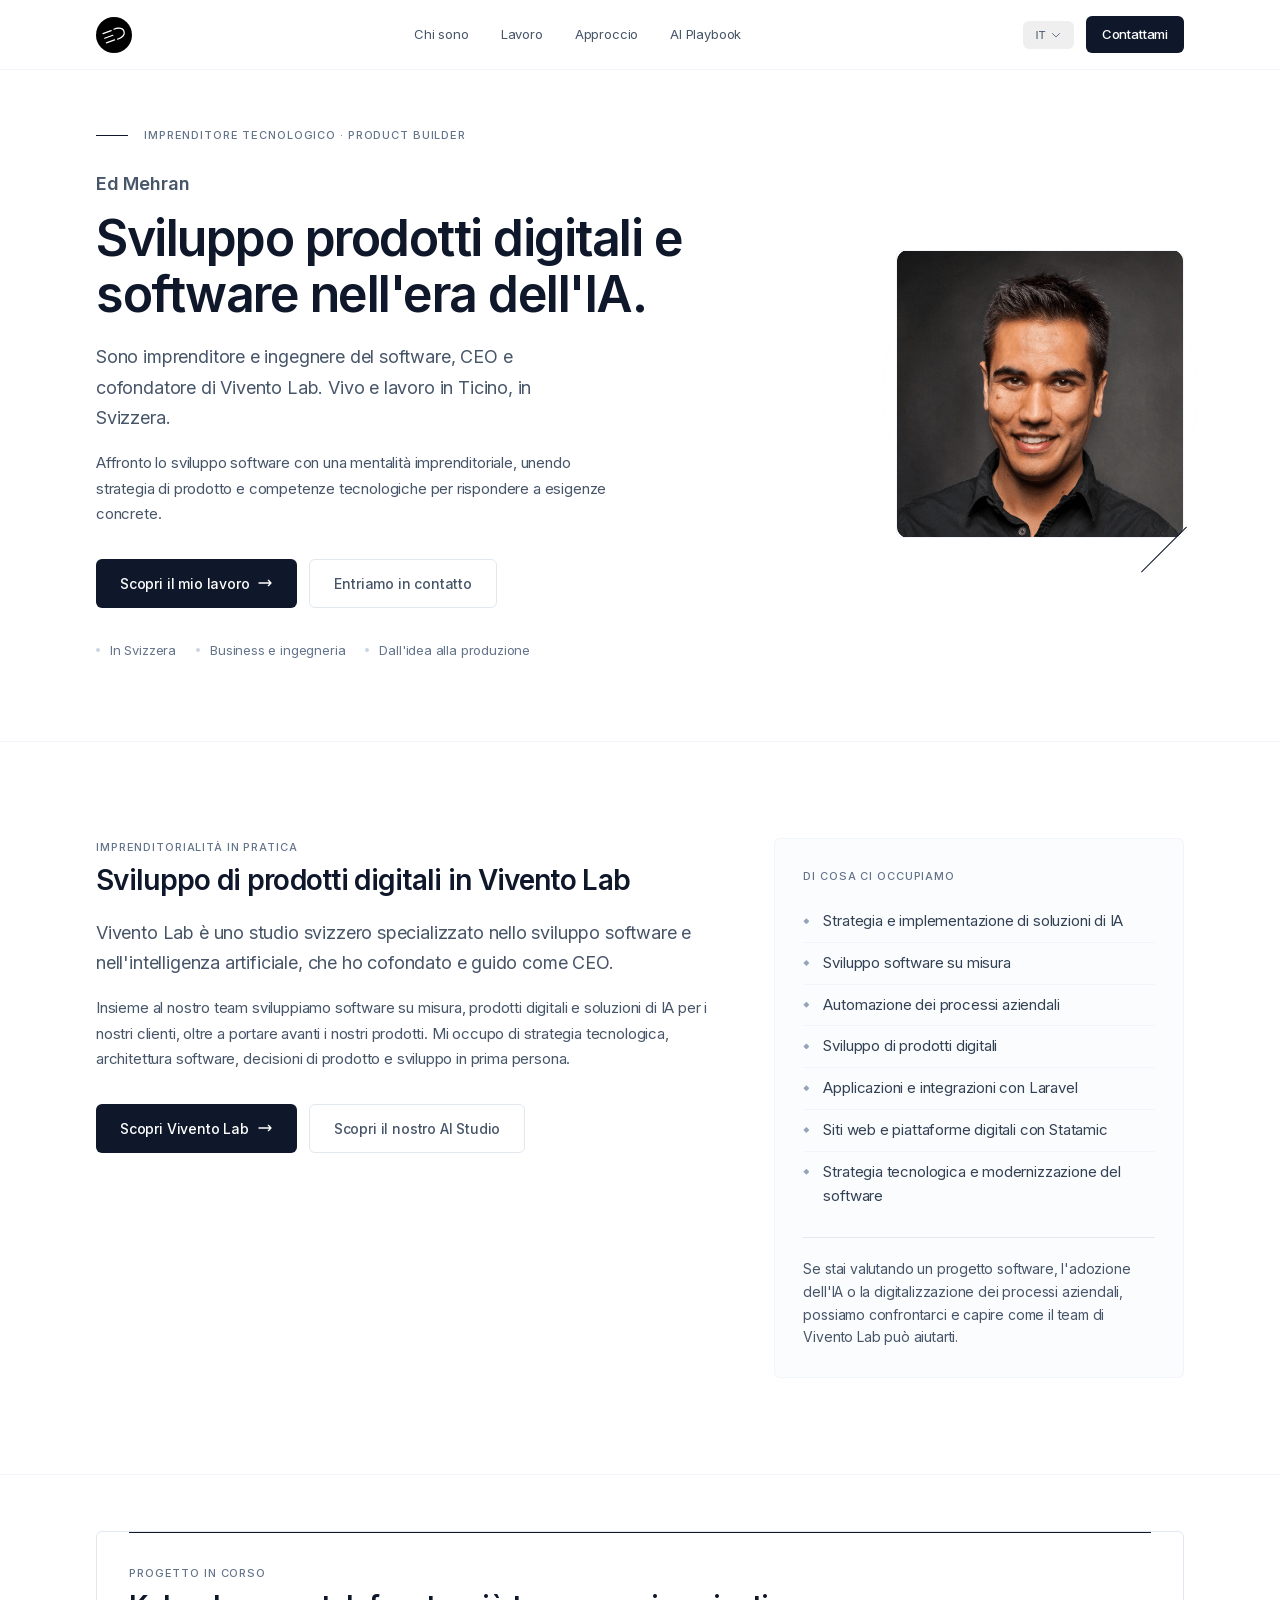
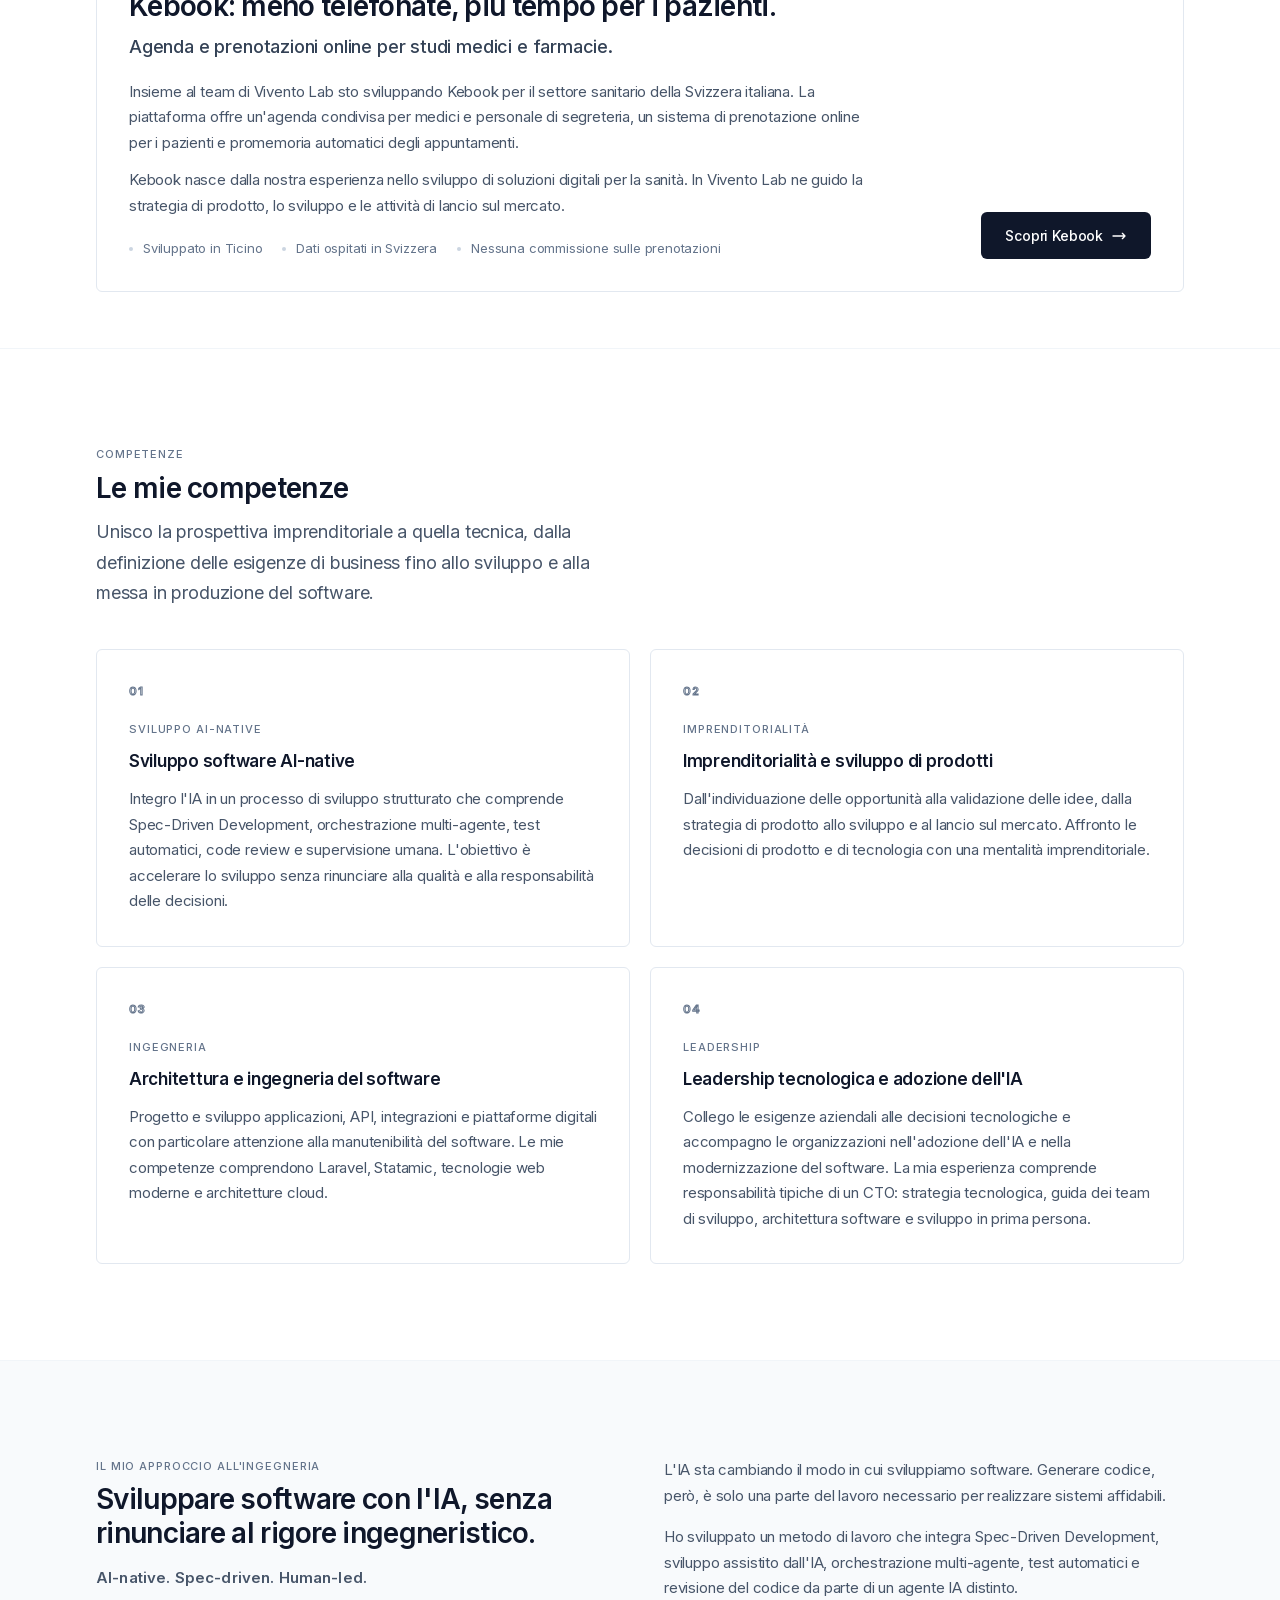
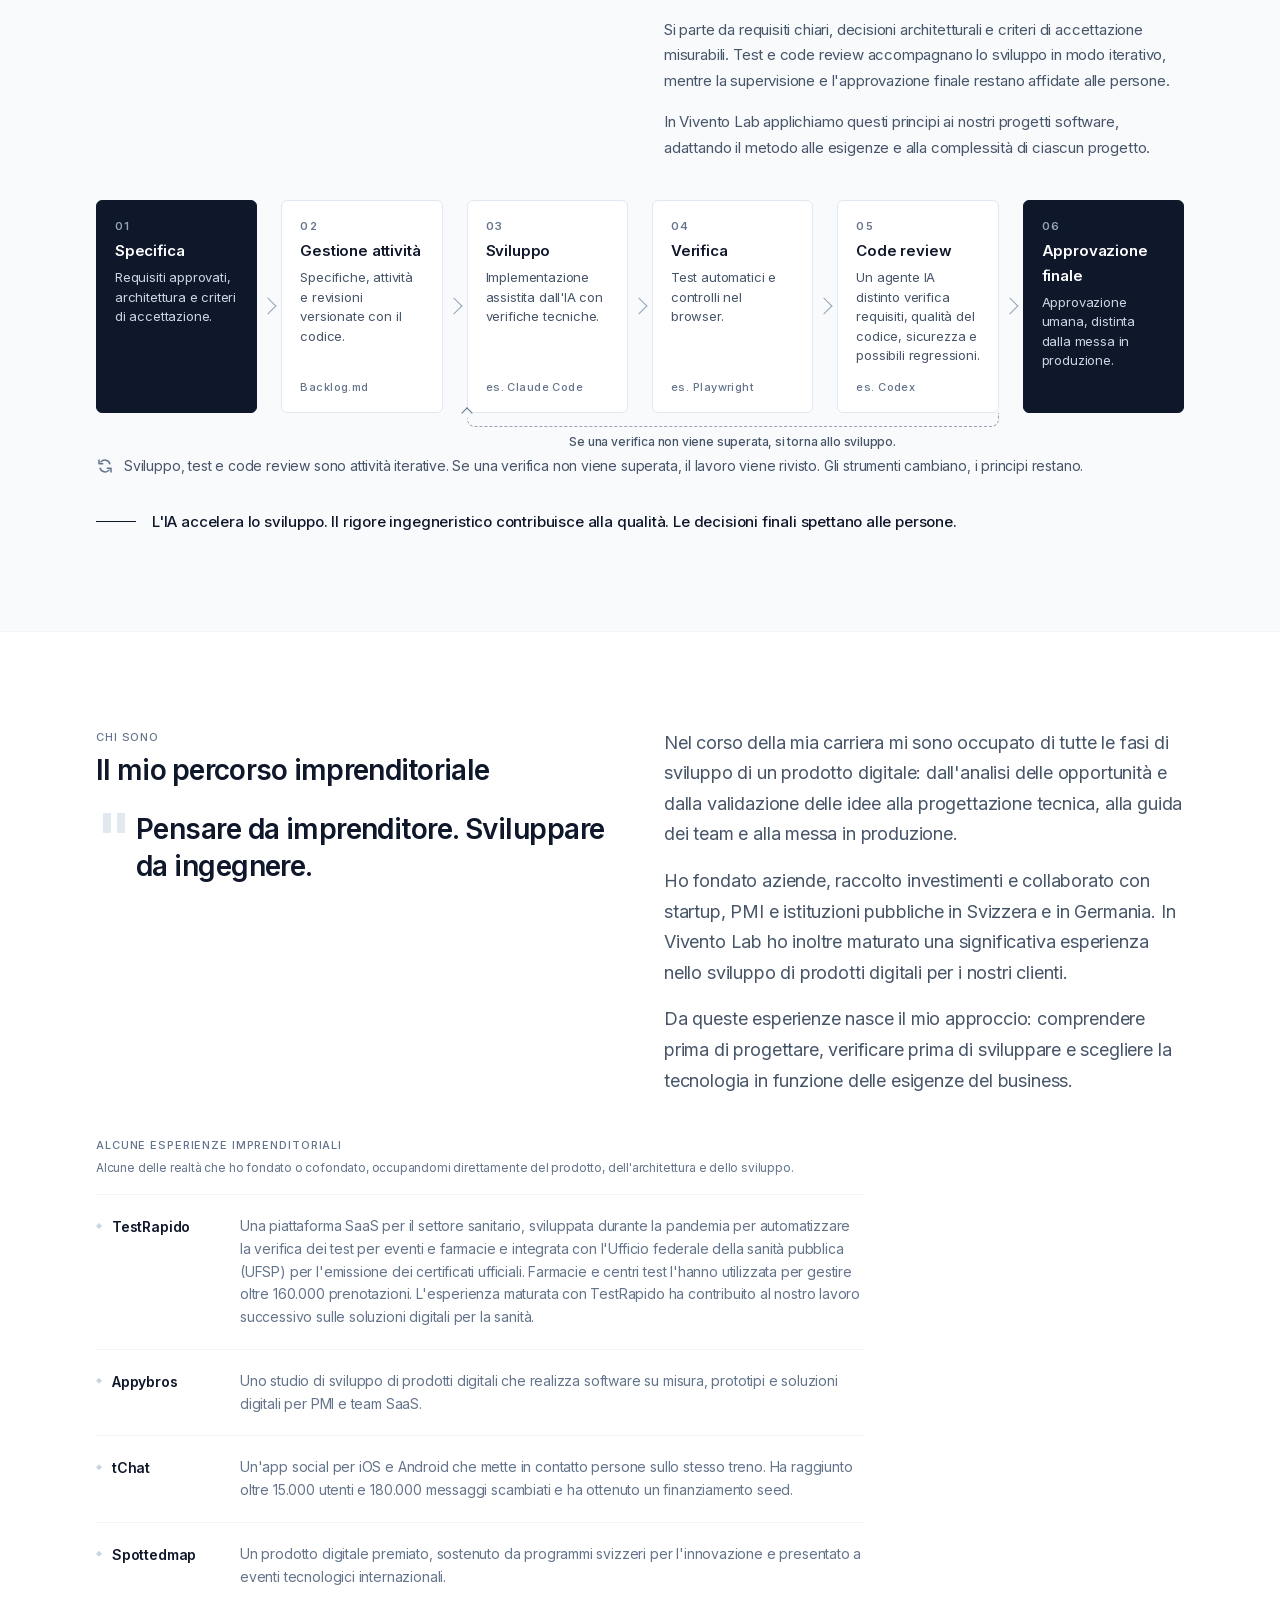
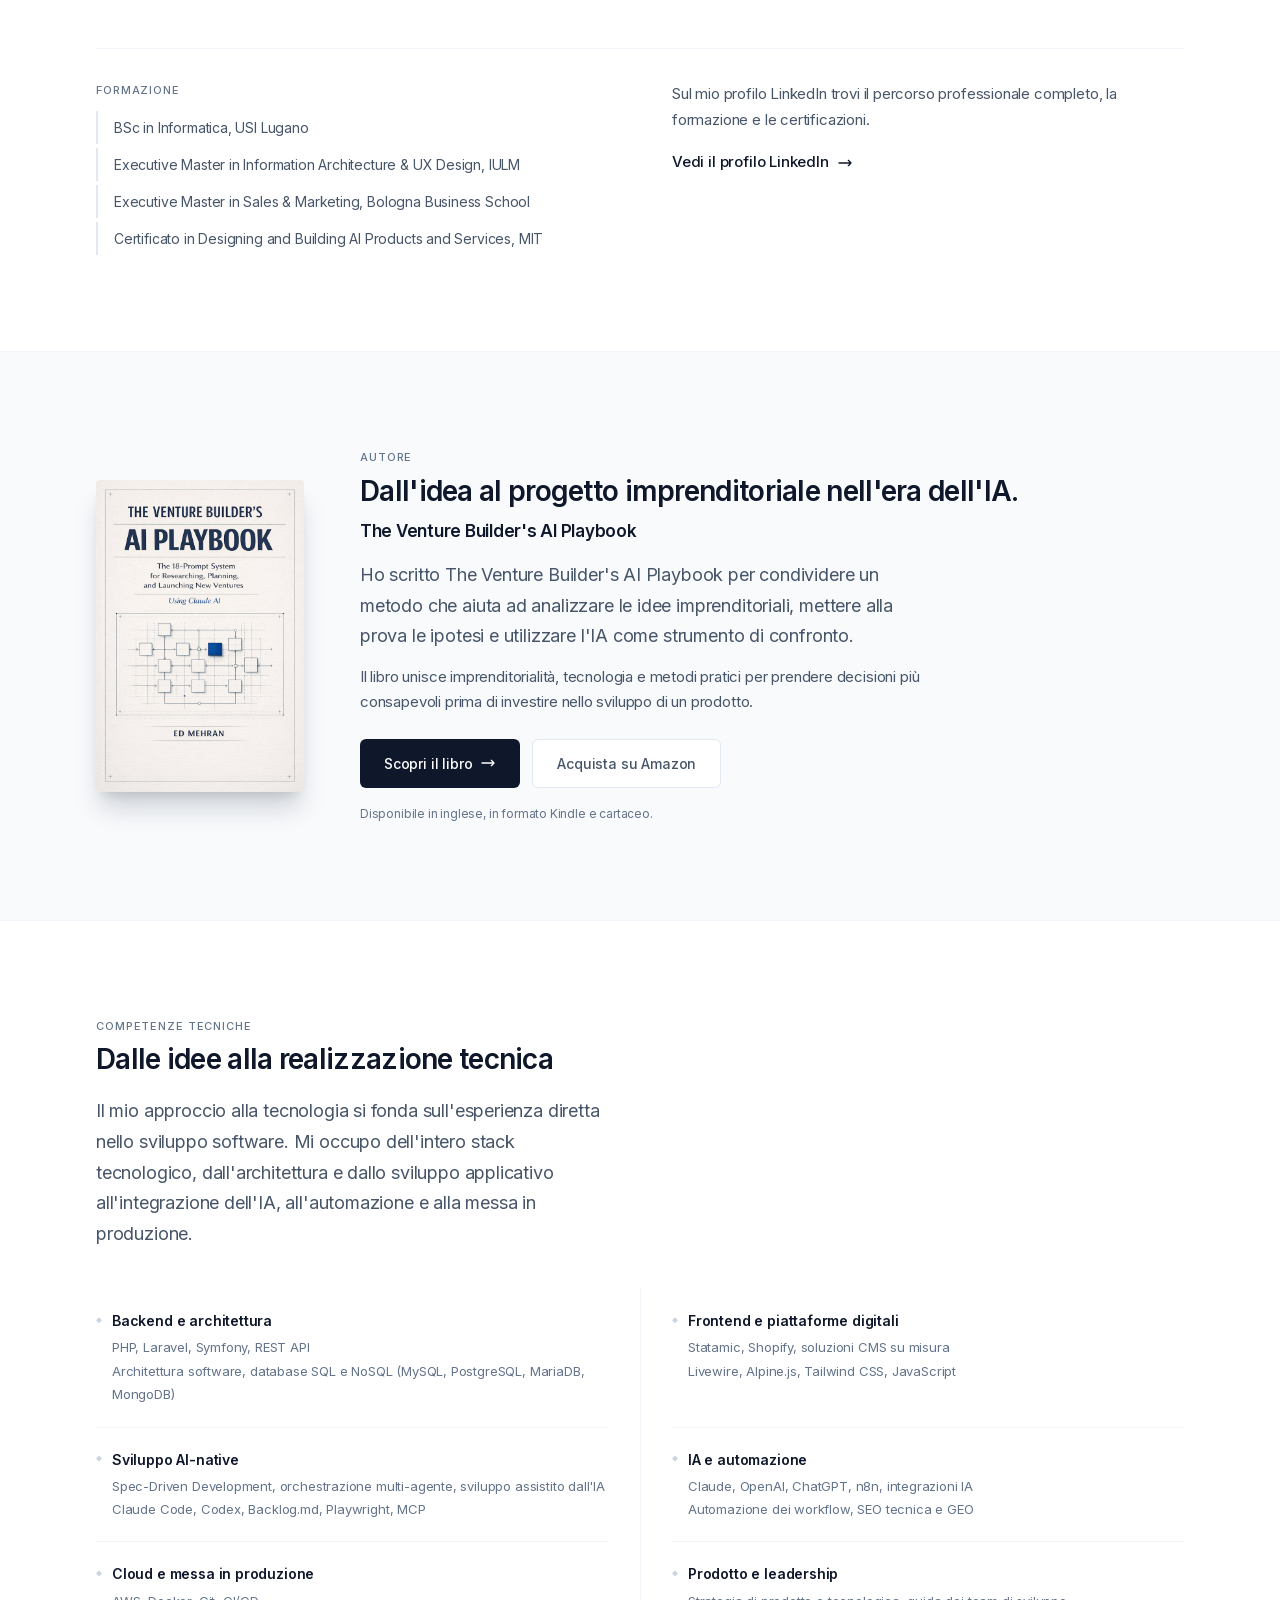
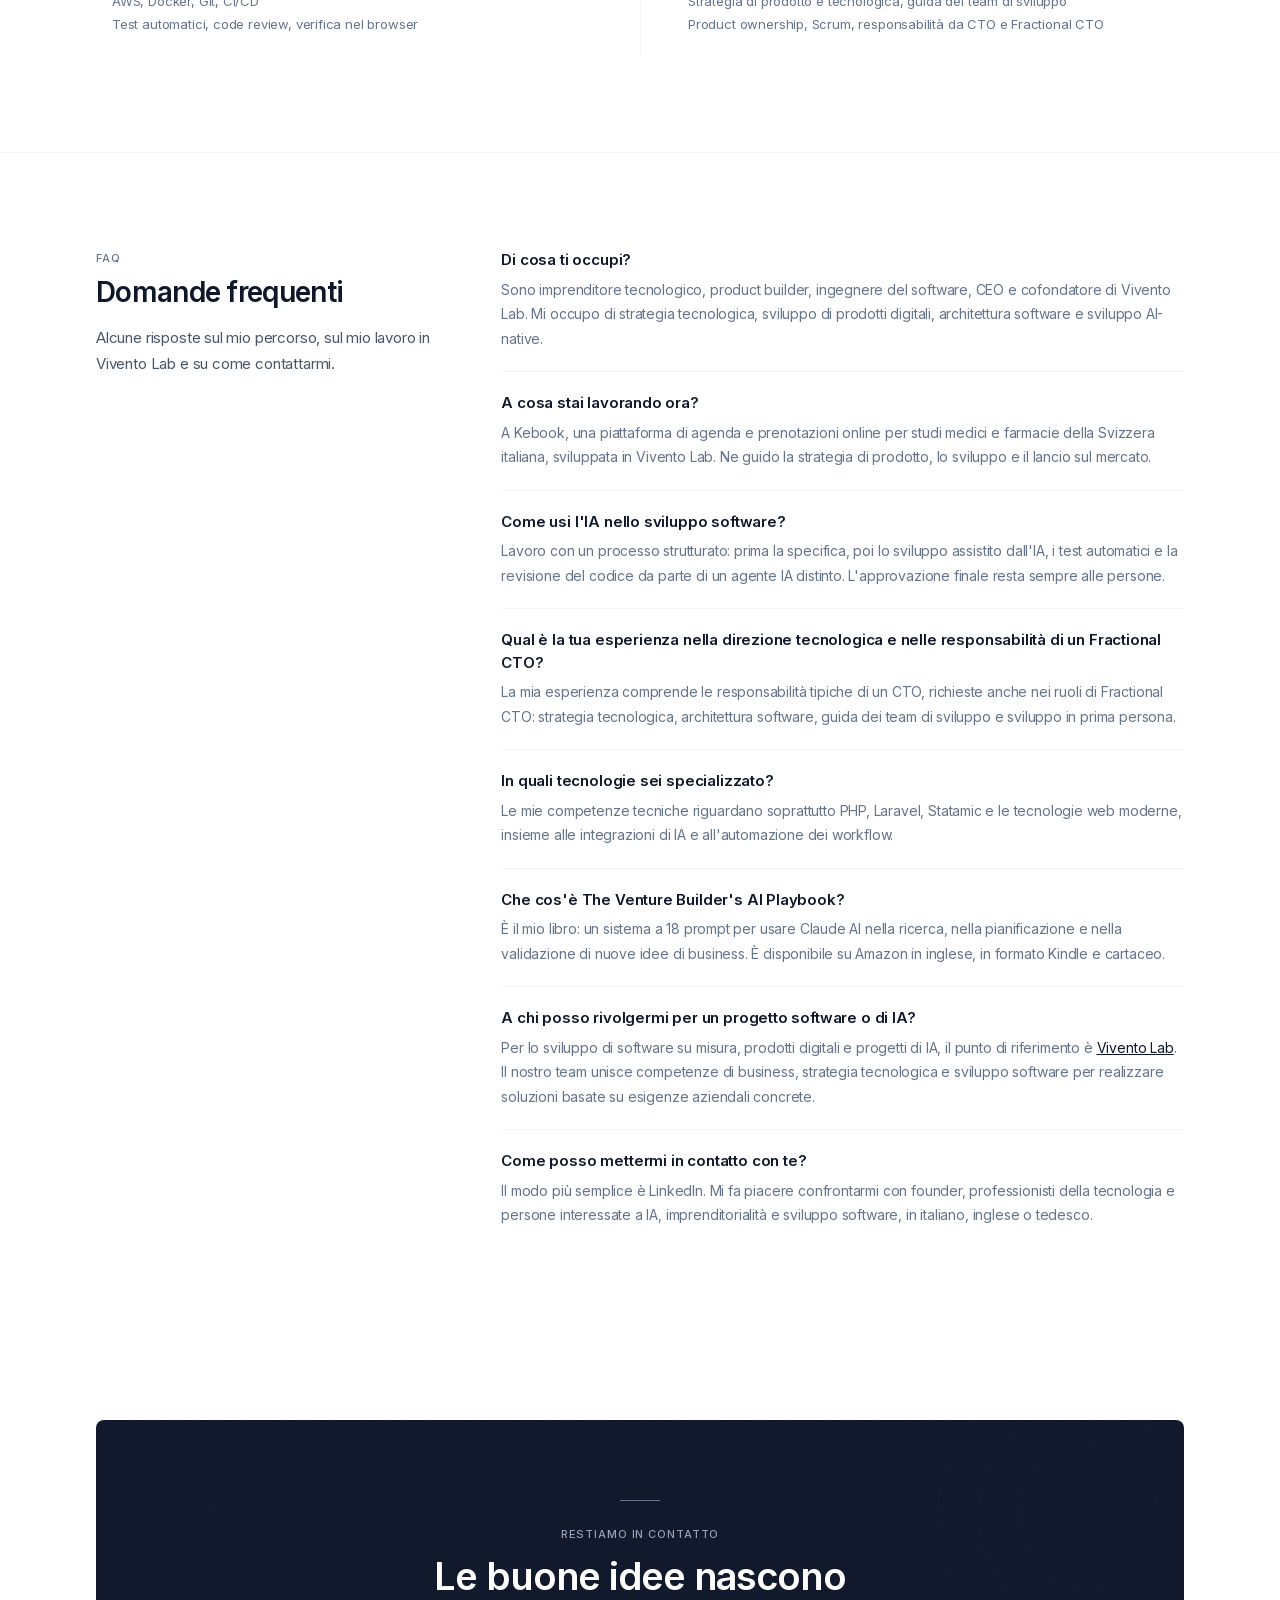
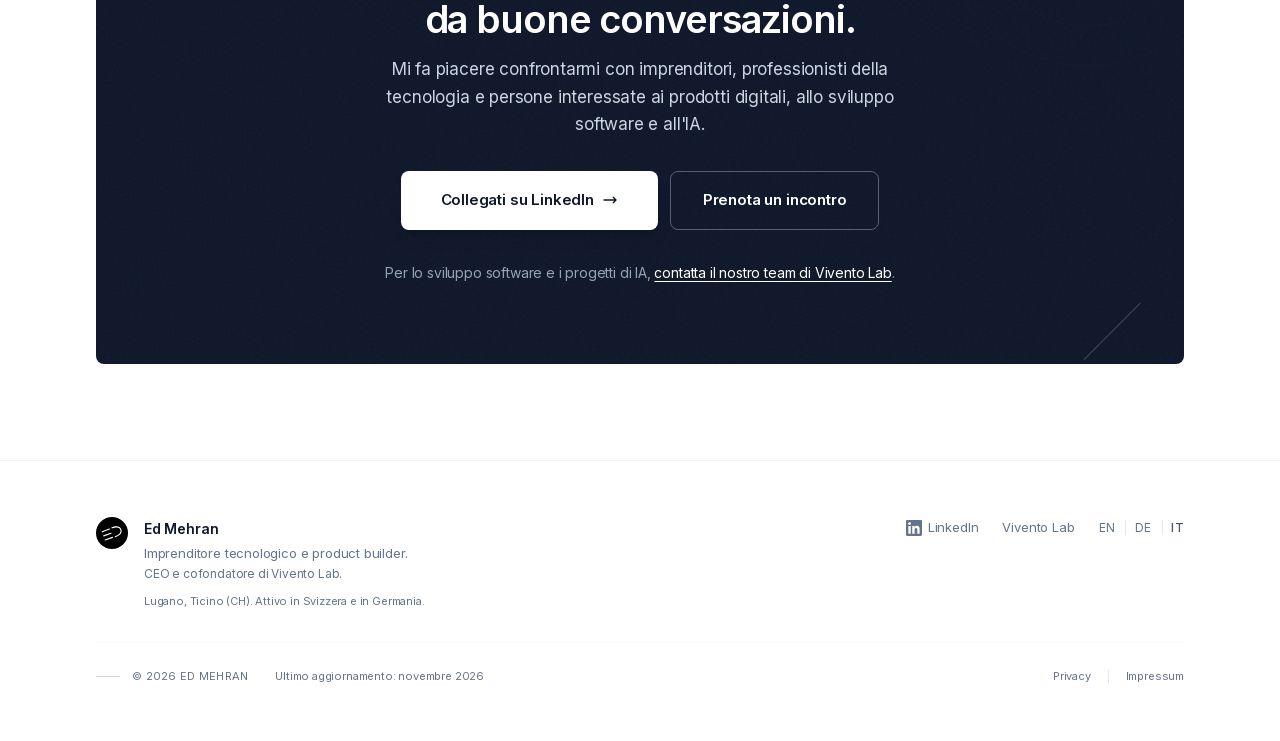
<file: it/index.html>
<!DOCTYPE html>
<html lang="it">
<head>
    <meta charset="UTF-8"/>
    <meta name="viewport" content="width=device-width, initial-scale=1.0"/>

    <!-- Primary Meta Tags -->
    <title>Ed Mehran | Imprenditore tecnologico e Product Builder</title>
    <meta name="description" content="Imprenditore tecnologico, Product Builder, CEO e cofondatore di Vivento Lab in Ticino. Sviluppo software, strategia di prodotto e intelligenza artificiale."/>
    <meta name="author" content="Ed Mehran"/>
    <meta name="robots" content="index, follow, max-image-preview:large, max-snippet:-1, max-video-preview:-1"/>

    <!-- Canonical & Language Alternates -->
    <link rel="canonical" href="https://edmehran.com/it/"/>
    <link rel="alternate" hreflang="en" href="https://edmehran.com/"/>
    <link rel="alternate" hreflang="de" href="https://edmehran.com/de/"/>
    <link rel="alternate" hreflang="it" href="https://edmehran.com/it/"/>
    <link rel="alternate" hreflang="x-default" href="https://edmehran.com/"/>

    <!-- Open Graph / Facebook -->
    <meta property="og:type" content="profile"/>
    <meta property="og:url" content="https://edmehran.com/it/"/>
    <meta property="og:title" content="Ed Mehran | Imprenditore tecnologico e Product Builder"/>
    <meta property="og:description" content="Imprenditore tecnologico, Product Builder e CEO e cofondatore di Vivento Lab. Sviluppo prodotti digitali e software nell&#x27;era dell&#x27;IA."/>
    <meta property="og:image" content="https://edmehran.com/assets/images/og-image-it.png"/>
    <meta property="og:image:width" content="1200"/>
    <meta property="og:image:height" content="630"/>
    <meta property="og:image:alt" content="Ed Mehran, imprenditore tecnologico e product builder"/>
    <meta property="og:site_name" content="Ed Mehran"/>
    <meta property="og:locale" content="it_CH"/>
    <meta property="og:locale:alternate" content="en_US"/>
    <meta property="og:locale:alternate" content="de_CH"/>
    <meta property="profile:first_name" content="Ed"/>
    <meta property="profile:last_name" content="Mehran"/>

    <!-- Twitter -->
    <meta name="twitter:card" content="summary_large_image"/>
    <meta name="twitter:url" content="https://edmehran.com/it/"/>
    <meta name="twitter:title" content="Ed Mehran | Imprenditore tecnologico e Product Builder"/>
    <meta name="twitter:description" content="Imprenditore tecnologico, Product Builder e CEO e cofondatore di Vivento Lab. Sviluppo prodotti digitali e software nell&#x27;era dell&#x27;IA."/>
    <meta name="twitter:image" content="https://edmehran.com/assets/images/og-image-it.png"/>
    <meta name="twitter:image:alt" content="Ed Mehran, imprenditore tecnologico e product builder"/>

    <!-- Favicon -->
    <link rel="apple-touch-icon" sizes="180x180" href="../assets/favicon/apple-touch-icon.png">
    <link rel="icon" type="image/png" sizes="32x32" href="../assets/favicon/favicon-32x32.png">
    <link rel="icon" type="image/png" sizes="16x16" href="../assets/favicon/favicon-16x16.png">
    <link rel="manifest" href="../assets/favicon/site.webmanifest">
    <meta name="msapplication-TileColor" content="#0f172a">
    <meta name="theme-color" content="#ffffff">

    <!-- Structured Data for AI & Rich Snippets -->
    <script type="application/ld+json">
    {
      "@context": "https://schema.org",
      "@graph": [
        {
          "@type": "WebSite",
          "@id": "https://edmehran.com/#website",
          "url": "https://edmehran.com/",
          "name": "Ed Mehran",
          "description": "Sito personale di Ed Mehran, imprenditore, tecnologo e product builder.",
          "publisher": {
            "@id": "https://edmehran.com/#person"
          },
          "inLanguage": [
            "en",
            "de",
            "it"
          ]
        },
        {
          "@type": "Person",
          "@id": "https://edmehran.com/#person",
          "name": "Ed Mehran",
          "url": "https://edmehran.com/",
          "image": "https://edmehran.com/assets/images/ed-mehran.png",
          "jobTitle": "CEO e cofondatore, Vivento Lab",
          "description": "Imprenditore tecnologico, Product Builder e ingegnere del software in Ticino, Svizzera. CEO e cofondatore di Vivento Lab. Esperienza in leadership tecnologica, architettura software, strategia di prodotto, responsabilità di livello CTO e ingegneria del software AI-native con Spec-Driven Development. Autore di The Venture Builder's AI Playbook.",
          "worksFor": {
            "@type": "Organization",
            "name": "Vivento Lab Sagl",
            "alternateName": "Vivento Lab",
            "url": "https://vivento.ch",
            "taxID": "CHE-110.125.773"
          },
          "alumniOf": [
            {
              "@type": "CollegeOrUniversity",
              "name": "Università della Svizzera italiana (USI)"
            },
            {
              "@type": "CollegeOrUniversity",
              "name": "IULM University"
            },
            {
              "@type": "EducationalOrganization",
              "name": "Bologna Business School"
            }
          ],
          "knowsAbout": [
            "Spec-Driven Development",
            "Multi-agent orchestration",
            "AI-assisted software development",
            "Entrepreneurship",
            "Venture building",
            "Artificial intelligence",
            "AI adoption",
            "AI-native software development",
            "Product development",
            "Software architecture",
            "Technical leadership",
            "Fractional CTO",
            "Laravel",
            "Statamic",
            "Generative Engine Optimization (GEO)"
          ],
          "knowsLanguage": [
            "en",
            "de",
            "it"
          ],
          "sameAs": [
            "https://www.linkedin.com/in/edmehran/",
            "https://x.com/ed_mehran",
            "https://github.com/awahed"
          ],
          "address": {
            "@type": "PostalAddress",
            "addressLocality": "Lugano",
            "addressRegion": "TI",
            "addressCountry": "CH"
          }
        },
        {
          "@type": "ProfilePage",
          "@id": "https://edmehran.com/it/#webpage",
          "url": "https://edmehran.com/it/",
          "name": "Ed Mehran | Imprenditore tecnologico e Product Builder",
          "isPartOf": {
            "@id": "https://edmehran.com/#website"
          },
          "about": {
            "@id": "https://edmehran.com/#person"
          },
          "mainEntity": {
            "@id": "https://edmehran.com/#person"
          },
          "description": "Imprenditore tecnologico, Product Builder, CEO e cofondatore di Vivento Lab in Ticino. Sviluppo software, strategia di prodotto e intelligenza artificiale.",
          "inLanguage": "it",
          "dateModified": "2026-11-24",
          "mentions": [
            {
              "@type": "Thing",
              "name": "Kebook",
              "url": "https://vivento.ch/kebook",
              "description": "Agenda e prenotazioni online per studi medici e farmacie della Svizzera italiana, sviluppata da Vivento Lab."
            }
          ]
        }
      ]
    }
    </script>

    <script type="application/ld+json">
    {
      "@context": "https://schema.org",
      "@type": "FAQPage",
      "mainEntity": [
        {
          "@type": "Question",
          "name": "Di cosa ti occupi?",
          "acceptedAnswer": {
            "@type": "Answer",
            "text": "Sono imprenditore tecnologico, product builder, ingegnere del software, CEO e cofondatore di Vivento Lab. Mi occupo di strategia tecnologica, sviluppo di prodotti digitali, architettura software e sviluppo AI-native."
          }
        },
        {
          "@type": "Question",
          "name": "A cosa stai lavorando ora?",
          "acceptedAnswer": {
            "@type": "Answer",
            "text": "A Kebook, una piattaforma di agenda e prenotazioni online per studi medici e farmacie della Svizzera italiana, sviluppata in Vivento Lab. Ne guido la strategia di prodotto, lo sviluppo e il lancio sul mercato."
          }
        },
        {
          "@type": "Question",
          "name": "Come usi l'IA nello sviluppo software?",
          "acceptedAnswer": {
            "@type": "Answer",
            "text": "Lavoro con un processo strutturato: prima la specifica, poi lo sviluppo assistito dall'IA, i test automatici e la revisione del codice da parte di un agente IA distinto. L'approvazione finale resta sempre alle persone."
          }
        },
        {
          "@type": "Question",
          "name": "Qual è la tua esperienza nella direzione tecnologica e nelle responsabilità di un Fractional CTO?",
          "acceptedAnswer": {
            "@type": "Answer",
            "text": "La mia esperienza comprende le responsabilità tipiche di un CTO, richieste anche nei ruoli di Fractional CTO: strategia tecnologica, architettura software, guida dei team di sviluppo e sviluppo in prima persona."
          }
        },
        {
          "@type": "Question",
          "name": "In quali tecnologie sei specializzato?",
          "acceptedAnswer": {
            "@type": "Answer",
            "text": "Le mie competenze tecniche riguardano soprattutto PHP, Laravel, Statamic e le tecnologie web moderne, insieme alle integrazioni di IA e all'automazione dei workflow."
          }
        },
        {
          "@type": "Question",
          "name": "Che cos'è The Venture Builder's AI Playbook?",
          "acceptedAnswer": {
            "@type": "Answer",
            "text": "È il mio libro: un sistema a 18 prompt per usare Claude AI nella ricerca, nella pianificazione e nella validazione di nuove idee di business. È disponibile su Amazon in inglese, in formato Kindle e cartaceo."
          }
        },
        {
          "@type": "Question",
          "name": "A chi posso rivolgermi per un progetto software o di IA?",
          "acceptedAnswer": {
            "@type": "Answer",
            "text": "Per lo sviluppo di software su misura, prodotti digitali e progetti di IA, il punto di riferimento è Vivento Lab. Il nostro team unisce competenze di business, strategia tecnologica e sviluppo software per realizzare soluzioni basate su esigenze aziendali concrete."
          }
        },
        {
          "@type": "Question",
          "name": "Come posso mettermi in contatto con te?",
          "acceptedAnswer": {
            "@type": "Answer",
            "text": "Il modo più semplice è LinkedIn. Mi fa piacere confrontarmi con founder, professionisti della tecnologia e persone interessate a IA, imprenditorialità e sviluppo software, in italiano, inglese o tedesco."
          }
        }
      ]
    }
    </script>

    <script type="application/ld+json">
    {
      "@context": "https://schema.org",
      "@type": "BreadcrumbList",
      "itemListElement": [
        {
          "@type": "ListItem",
          "position": 1,
          "name": "Home",
          "item": "https://edmehran.com/it/"
        }
      ]
    }
    </script>

    <link rel="stylesheet" href="../assets/css/style.css">
    <script defer src="../assets/js/alpine.min.js"></script>
    <!-- Privacy-friendly analytics by Plausible -->
    <script async src="https://plausible.io/js/pa-OlTwVZ5_C9F_pvSf1bRpq.js"></script>
    <script>
      window.plausible=window.plausible||function(){(plausible.q=plausible.q||[]).push(arguments)},plausible.init=plausible.init||function(i){plausible.o=i||{}};
      plausible.init()
    </script>
</head>
<body>
    <div class="min-h-screen flex flex-col">
        <!-- Header -->
        <header x-data="{ mobileMenuOpen: false, langMenuOpen: false }" @keydown.escape.window="langMenuOpen = false; mobileMenuOpen = false" class="header">
            <nav class="container-wide py-4" aria-label="Navigazione principale">
                <div class="flex items-center justify-between">
                    <!-- Logo -->
                    <a href="./" class="flex items-center" aria-label="Ed Mehran - Home">
                        <svg class="w-9 h-9" width="48" height="48" viewBox="0 0 48 48" fill="none" xmlns="http://www.w3.org/2000/svg" aria-hidden="true">
                            <circle cx="24" cy="24" r="24" fill="black"></circle>
                            <path fill-rule="evenodd" clip-rule="evenodd" d="M8.53964 22.3585C8.38332 21.929 8.60477 21.4541 9.03427 21.2978L19.9217 17.335C20.3512 17.1787 20.8261 17.4002 20.9825 17.8297C21.1388 18.2592 20.9173 18.7341 20.4878 18.8904L9.60037 22.8531C9.17087 23.0094 8.69597 22.788 8.53964 22.3585Z" fill="white"></path>
                            <path fill-rule="evenodd" clip-rule="evenodd" d="M10.804 28.5799C10.6477 28.1504 10.8692 27.6755 11.2987 27.5192L22.1861 23.5565C22.6156 23.4002 23.0906 23.6216 23.2469 24.0511C23.4032 24.4806 23.1817 24.9555 22.7522 25.1118L11.8648 29.0745C11.4353 29.2309 10.9604 29.0094 10.804 28.5799Z" fill="white"></path>
                            <path fill-rule="evenodd" clip-rule="evenodd" d="M13.0685 34.8011C12.9121 34.3716 13.1336 33.8967 13.5631 33.7404L24.4506 29.7777C24.8801 29.6213 25.355 29.8428 25.5113 30.2723C25.6676 30.7018 25.4462 31.1767 25.0167 31.333L14.1292 35.2957C13.6997 35.4521 13.2248 35.2306 13.0685 34.8011Z" fill="white"></path>
                            <path fill-rule="evenodd" clip-rule="evenodd" d="M38.0231 18.6741C37.4224 17.0235 36.4228 15.8684 35.1865 15.1194C33.9642 14.3788 32.5552 14.0614 31.1555 13.9967C28.3721 13.8681 25.4543 14.7302 23.6139 15.5529C23.2175 15.7301 23.0255 16.1835 23.174 16.5915C23.3227 17.0001 23.7746 17.2109 24.1832 17.0621L24.9986 16.7653L24.9998 16.7685C26.6733 16.1206 28.9561 15.552 31.079 15.6501C32.2919 15.7062 33.4092 15.9778 34.3289 16.535C35.2346 17.0837 35.9928 17.9351 36.4678 19.2402C36.9428 20.5453 36.9092 21.6848 36.5681 22.6873C36.2218 23.7053 35.5405 24.6315 34.6474 25.4541C33.0842 26.8939 30.97 27.9257 29.2715 28.5051L29.2727 28.5083L28.4573 28.805C28.0486 28.9538 27.8379 29.4056 27.9867 29.8143C28.1352 30.2223 28.5737 30.4462 28.9913 30.3271C30.93 29.7744 33.7192 28.5593 35.7687 26.6716C36.7994 25.7223 37.6747 24.5735 38.1351 23.2205C38.6007 21.8521 38.6239 20.3247 38.0231 18.6741Z" fill="white"></path>
                        </svg>
                    </a>

                    <!-- Desktop Nav -->
                    <div class="hidden md:flex items-center space-x-8">
                        <a href="#background" class="nav-link">Chi sono</a>
                        <a href="#work" class="nav-link">Lavoro</a>
                        <a href="#approach" class="nav-link">Approccio</a>
                        <a href="./ai-playbook" class="nav-link">AI Playbook</a>
                    </div>

                    <!-- Right Side -->
                    <div class="flex items-center space-x-3">
                        <!-- Language Switcher -->
                        <div class="relative">
                            <button @click="langMenuOpen = !langMenuOpen" @click.away="langMenuOpen = false" class="btn-ghost" aria-label="Cambia lingua (attuale: italiano)" :aria-expanded="langMenuOpen.toString()">
                                <span class="uppercase text-[0.6875rem] font-medium tracking-wide">it</span>
                                <svg class="w-3 h-3 ml-1 text-slate-400" fill="none" stroke="currentColor" viewBox="0 0 24 24" aria-hidden="true">
                                    <path stroke-linecap="round" stroke-linejoin="round" stroke-width="2" d="M19 9l-7 7-7-7"/>
                                </svg>
                            </button>
                            <div x-show="langMenuOpen" x-cloak x-transition:enter="transition ease-out duration-100" x-transition:enter-start="opacity-0 scale-95" x-transition:enter-end="opacity-100 scale-100" x-transition:leave="transition ease-in duration-75" x-transition:leave-start="opacity-100 scale-100" x-transition:leave-end="opacity-0 scale-95" class="lang-dropdown">
                                <a href="../" hreflang="en">English</a>
                                <a href="../de/" hreflang="de">Deutsch</a>
                            </div>
                        </div>

                        <!-- CTA Button -->
                        <a href="#contact" class="hidden md:inline-flex btn-primary" style="padding: 0.5rem 1rem; font-size: 0.8125rem;">Contattami</a>

                        <!-- Mobile Menu Button -->
                        <button @click="mobileMenuOpen = !mobileMenuOpen" class="md:hidden p-2 text-slate-600 hover:text-slate-900 hover:bg-slate-100 rounded-md" aria-label="Apri menu" :aria-expanded="mobileMenuOpen.toString()">
                            <svg x-show="!mobileMenuOpen" class="w-5 h-5" fill="none" stroke="currentColor" viewBox="0 0 24 24" aria-hidden="true">
                                <path stroke-linecap="round" stroke-linejoin="round" stroke-width="2" d="M4 6h16M4 12h16M4 18h16"/>
                            </svg>
                            <svg x-show="mobileMenuOpen" x-cloak class="w-5 h-5" fill="none" stroke="currentColor" viewBox="0 0 24 24" aria-hidden="true">
                                <path stroke-linecap="round" stroke-linejoin="round" stroke-width="2" d="M6 18L18 6M6 6l12 12"/>
                            </svg>
                        </button>
                    </div>
                </div>

                <!-- Mobile Menu -->
                <div x-show="mobileMenuOpen" x-cloak x-transition:enter="transition ease-out duration-200" x-transition:enter-start="opacity-0 -translate-y-2" x-transition:enter-end="opacity-100 translate-y-0" x-transition:leave="transition ease-in duration-150" x-transition:leave-start="opacity-100 translate-y-0" x-transition:leave-end="opacity-0 -translate-y-2" class="md:hidden mobile-menu">
                    <div class="flex flex-col space-y-1">
                        <a href="#background" @click="mobileMenuOpen = false">Chi sono</a>
                        <a href="#work" @click="mobileMenuOpen = false">Lavoro</a>
                        <a href="#approach" @click="mobileMenuOpen = false">Approccio</a>
                        <a href="./ai-playbook" @click="mobileMenuOpen = false">AI Playbook</a>
                        <div class="pt-2 mt-2 border-t border-slate-100">
                            <a href="#contact" @click="mobileMenuOpen = false" class="btn-primary w-full text-center">Contattami</a>
                        </div>
                    </div>
                </div>
            </nav>
        </header>

        <main class="flex-grow">
            <!-- Hero -->
            <section class="relative overflow-hidden bg-white">
                <div class="container-wide pt-10 pb-12 md:pt-12 md:pb-16 lg:pt-14 lg:pb-20">
                    <div class="grid hero-grid gap-8 lg:gap-10 items-center">
                        <div class="max-w-xl lg:max-w-none">
                            <div class="hero-eyebrow mb-6">
                                <p class="text-eyebrow">Imprenditore tecnologico · Product Builder</p>
                            </div>

                            <div class="hero-photo-mobile flex lg:hidden mb-5">
                                <img src="../assets/images/ed-mehran.png" alt="Ed Mehran, imprenditore tecnologico e CEO e cofondatore di Vivento Lab" width="510" height="513" loading="eager"/>
                            </div>

                            <h1 class="mb-5">
                                <span class="hero-name">Ed Mehran</span>
                                <span class="text-display text-balance hero-headline">Sviluppo prodotti digitali e software nell'era dell'IA.</span>
                            </h1>

                            <p class="text-body-lg mb-4" style="max-width: 32rem;">Sono imprenditore e ingegnere del software, CEO e cofondatore di Vivento Lab. Vivo e lavoro in Ticino, in Svizzera.</p>
                            <p class="text-body mb-8" style="max-width: 32rem;">Affronto lo sviluppo software con una mentalità imprenditoriale, unendo strategia di prodotto e competenze tecnologiche per rispondere a esigenze concrete.</p>

                            <div class="flex flex-col sm:flex-row gap-3 mb-8">
                                <a href="#work" class="btn-primary">
                                    Scopri il mio lavoro
                                    <svg class="ml-2 w-4 h-4" fill="none" stroke="currentColor" viewBox="0 0 24 24" aria-hidden="true"><path stroke-linecap="round" stroke-linejoin="round" stroke-width="2" d="M17 8l4 4m0 0l-4 4m4-4H3"/></svg>
                                </a>
                                <a href="#contact" class="btn-secondary">Entriamo in contatto</a>
                            </div>

                            <div class="flex flex-wrap gap-x-5 gap-y-2">
                                <span class="signal-chip">In Svizzera</span>
                                <span class="signal-chip">Business e ingegneria</span>
                                <span class="signal-chip">Dall'idea alla produzione</span>
                            </div>
                        </div>

                        <div class="hidden lg:flex justify-center lg:justify-end">
                            <div class="hero-photo-wrapper">
                                <div class="hero-motif text-slate-200" aria-hidden="true">
                                    <svg viewBox="0 0 320 320" class="signal-rings">
                                        <circle cx="160" cy="160" r="150"/>
                                        <circle cx="160" cy="160" r="110"/>
                                        <circle cx="160" cy="160" r="70"/>
                                        <line x1="160" y1="10" x2="160" y2="50"/>
                                        <line x1="160" y1="270" x2="160" y2="310"/>
                                        <line x1="10" y1="160" x2="50" y2="160"/>
                                        <line x1="270" y1="160" x2="310" y2="160"/>
                                    </svg>
                                </div>
                                <div class="hero-photo-frame">
                                    <img src="../assets/images/ed-mehran.png" alt="Ed Mehran, imprenditore tecnologico e CEO e cofondatore di Vivento Lab" width="510" height="513" loading="eager"/>
                                </div>
                            </div>
                        </div>
                    </div>
                </div>
            </section>

            <!-- Current Work: Vivento Lab -->
            <section id="work" class="section section-divided">
                <span id="engagement" class="anchor-alias" aria-hidden="true"></span>
                <div class="container-wide">
                    <div class="work-grid">
                        <div>
                            <p class="text-eyebrow mb-2">Imprenditorialità in pratica</p>
                            <h2 class="text-h2 mb-5">Sviluppo di prodotti digitali in Vivento Lab</h2>
                            <div class="space-y-4 mb-8">
                                <p class="text-body-lg">Vivento Lab è uno studio svizzero specializzato nello sviluppo software e nell'intelligenza artificiale, che ho cofondato e guido come CEO.</p>
                                <p class="text-body">Insieme al nostro team sviluppiamo software su misura, prodotti digitali e soluzioni di IA per i nostri clienti, oltre a portare avanti i nostri prodotti. Mi occupo di strategia tecnologica, architettura software, decisioni di prodotto e sviluppo in prima persona.</p>
                            </div>
                            <div class="flex flex-col sm:flex-row gap-3">
                                <a href="https://vivento.ch/?utm_source=edmehran.com&utm_medium=website&utm_campaign=homepage&utm_content=current_work" class="btn-primary" target="_blank" rel="noopener noreferrer">
                                    Scopri Vivento Lab
                                    <svg class="ml-2 w-4 h-4" fill="none" stroke="currentColor" viewBox="0 0 24 24" aria-hidden="true"><path stroke-linecap="round" stroke-linejoin="round" stroke-width="2" d="M17 8l4 4m0 0l-4 4m4-4H3"/></svg>
                                </a>
                                <a href="https://vivento.ch/studio-ai?utm_source=edmehran.com&utm_medium=website&utm_campaign=homepage&utm_content=current_work" class="btn-secondary" target="_blank" rel="noopener noreferrer">Scopri il nostro AI Studio</a>
                            </div>
                        </div>
                        <div class="work-aside">
                            <p class="text-eyebrow mb-4">Di cosa ci occupiamo</p>
                            <ul class="focus-list">
                                <li>Strategia e implementazione di soluzioni di IA</li>
                                <li>Sviluppo software su misura</li>
                                <li>Automazione dei processi aziendali</li>
                                <li>Sviluppo di prodotti digitali</li>
                                <li>Applicazioni e integrazioni con Laravel</li>
                                <li>Siti web e piattaforme digitali con Statamic</li>
                                <li>Strategia tecnologica e modernizzazione del software</li>
                            </ul>
                            <p class="work-closing">Se stai valutando un progetto software, l'adozione dell'IA o la digitalizzazione dei processi aziendali, possiamo confrontarci e capire come il team di Vivento Lab può aiutarti.</p>
                        </div>
                    </div>
                </div>
            </section>

            <!-- Currently Building: Kebook -->
            <section id="building" class="section-divided" style="padding-top: 3.5rem; padding-bottom: 3.5rem;">
                <div class="container-wide">
                    <div class="kebook-feature" style="margin-top: 0;">
                        <div>
                            <p class="text-eyebrow mb-2">Progetto in corso</p>
                            <h2 class="text-h2 mb-2">Kebook: meno telefonate, più tempo per i pazienti.</h2>
                            <p class="text-body-lg font-medium text-slate-700 mb-4">Agenda e prenotazioni online per studi medici e farmacie.</p>
                            <p class="text-body mb-3">Insieme al team di Vivento Lab sto sviluppando Kebook per il settore sanitario della Svizzera italiana. La piattaforma offre un'agenda condivisa per medici e personale di segreteria, un sistema di prenotazione online per i pazienti e promemoria automatici degli appuntamenti.</p>
                            <p class="text-body mb-5">Kebook nasce dalla nostra esperienza nello sviluppo di soluzioni digitali per la sanità. In Vivento Lab ne guido la strategia di prodotto, lo sviluppo e le attività di lancio sul mercato.</p>
                            <div class="flex flex-wrap gap-x-5 gap-y-2">
                                <span class="signal-chip">Sviluppato in Ticino</span>
                                <span class="signal-chip">Dati ospitati in Svizzera</span>
                                <span class="signal-chip">Nessuna commissione sulle prenotazioni</span>
                            </div>
                        </div>
                        <div class="kebook-feature-cta">
                            <a href="https://vivento.ch/kebook?utm_source=edmehran.com&utm_medium=website&utm_campaign=homepage&utm_content=currently_building" target="_blank" rel="noopener noreferrer" class="btn-primary">
                                Scopri Kebook
                                <svg class="ml-2 w-4 h-4" fill="none" stroke="currentColor" viewBox="0 0 24 24" aria-hidden="true"><path stroke-linecap="round" stroke-linejoin="round" stroke-width="2" d="M17 8l4 4m0 0l-4 4m4-4H3"/></svg>
                            </a>
                            
                        </div>
                    </div>
                </div>
            </section>

            <!-- Expertise -->
            <section id="services" class="section section-divided">
                <span id="who-i-work-with" class="anchor-alias" aria-hidden="true"></span>
                <div class="container-wide">
                    <div class="max-w-lg mb-10">
                        <p class="text-eyebrow mb-2">Competenze</p>
                        <h2 class="text-h2 mb-3">Le mie competenze</h2>
                        <p class="text-body-lg">Unisco la prospettiva imprenditoriale a quella tecnica, dalla definizione delle esigenze di business fino allo sviluppo e alla messa in produzione del software.</p>
                    </div>

                    <div class="expertise-grid">
                        <div class="service-card">
                            <p class="who-card-number">01</p>
                            <p class="text-eyebrow mb-3">Sviluppo AI-native</p>
                            <h3 class="text-h3 mb-3">Sviluppo software AI-native</h3>
                            <p class="text-body">Integro l'IA in un processo di sviluppo strutturato che comprende Spec-Driven Development, orchestrazione multi-agente, test automatici, code review e supervisione umana. L'obiettivo è accelerare lo sviluppo senza rinunciare alla qualità e alla responsabilità delle decisioni.</p>
                        </div>

                        <div class="service-card">
                            <p class="who-card-number">02</p>
                            <p class="text-eyebrow mb-3">Imprenditorialità</p>
                            <h3 class="text-h3 mb-3">Imprenditorialità e sviluppo di prodotti</h3>
                            <p class="text-body">Dall'individuazione delle opportunità alla validazione delle idee, dalla strategia di prodotto allo sviluppo e al lancio sul mercato. Affronto le decisioni di prodotto e di tecnologia con una mentalità imprenditoriale.</p>
                        </div>

                        <div class="service-card">
                            <p class="who-card-number">03</p>
                            <p class="text-eyebrow mb-3">Ingegneria</p>
                            <h3 class="text-h3 mb-3">Architettura e ingegneria del software</h3>
                            <p class="text-body">Progetto e sviluppo applicazioni, API, integrazioni e piattaforme digitali con particolare attenzione alla manutenibilità del software. Le mie competenze comprendono Laravel, Statamic, tecnologie web moderne e architetture cloud.</p>
                        </div>

                        <div class="service-card">
                            <p class="who-card-number">04</p>
                            <p class="text-eyebrow mb-3">Leadership</p>
                            <h3 class="text-h3 mb-3">Leadership tecnologica e adozione dell'IA</h3>
                            <p class="text-body">Collego le esigenze aziendali alle decisioni tecnologiche e accompagno le organizzazioni nell'adozione dell'IA e nella modernizzazione del software. La mia esperienza comprende responsabilità tipiche di un CTO: strategia tecnologica, guida dei team di sviluppo, architettura software e sviluppo in prima persona.</p>
                        </div>
                    </div>
                </div>
            </section>

            <!-- Engineering Approach (SDD) -->
            <section id="approach" class="section section-divided" style="background-color: rgb(248 250 252);">
                <span id="how-i-work" class="anchor-alias" aria-hidden="true"></span>
                <div class="container-wide">
                    <div class="why-me-grid mb-10">
                        <div>
                            <p class="text-eyebrow mb-2">Il mio approccio all'ingegneria</p>
                            <h2 class="text-h2 mb-4">Sviluppare software con l'IA, senza rinunciare al rigore ingegneristico.</h2>
                            <p class="sdd-signature">AI-native. Spec-driven. Human-led.</p>
                        </div>
                        <div class="space-y-4">
                            <p class="text-body">L'IA sta cambiando il modo in cui sviluppiamo software. Generare codice, però, è solo una parte del lavoro necessario per realizzare sistemi affidabili.</p>
                            <p class="text-body">Ho sviluppato un metodo di lavoro che integra Spec-Driven Development, sviluppo assistito dall'IA, orchestrazione multi-agente, test automatici e revisione del codice da parte di un agente IA distinto.</p>
                            <p class="text-body">Si parte da requisiti chiari, decisioni architetturali e criteri di accettazione misurabili. Test e code review accompagnano lo sviluppo in modo iterativo, mentre la supervisione e l'approvazione finale restano affidate alle persone.</p>
                            <p class="text-body">In Vivento Lab applichiamo questi principi ai nostri progetti software, adattando il metodo alle esigenze e alla complessità di ciascun progetto.</p>
                        </div>
                    </div>

                    <ol class="sdd-flow" aria-label="Flusso di sviluppo AI-native">
                        <li class="sdd-step sdd-step--human">
                            <span class="sdd-step-number">01</span>
                            <span class="sdd-step-title">Specifica</span>
                            <span class="sdd-step-text">Requisiti approvati, architettura e criteri di accettazione.</span>
                        </li>
                        <li class="sdd-step">
                            <span class="sdd-step-number">02</span>
                            <span class="sdd-step-title">Gestione attività</span>
                            <span class="sdd-step-text">Specifiche, attività e revisioni versionate con il codice.</span>
                            <span class="sdd-step-tool">Backlog.md</span>
                        </li>
                        <li class="sdd-step sdd-step--loop">
                            <span class="sdd-step-number">03</span>
                            <span class="sdd-step-title">Sviluppo</span>
                            <span class="sdd-step-text">Implementazione assistita dall'IA con verifiche tecniche.</span>
                            <span class="sdd-step-tool">es. Claude Code</span>
                        </li>
                        <li class="sdd-step sdd-step--loop">
                            <span class="sdd-step-number">04</span>
                            <span class="sdd-step-title">Verifica</span>
                            <span class="sdd-step-text">Test automatici e controlli nel browser.</span>
                            <span class="sdd-step-tool">es. Playwright</span>
                        </li>
                        <li class="sdd-step sdd-step--loop">
                            <span class="sdd-step-number">05</span>
                            <span class="sdd-step-title">Code review</span>
                            <span class="sdd-step-text">Un agente IA distinto verifica requisiti, qualità del codice, sicurezza e possibili regressioni.</span>
                            <span class="sdd-step-tool">es. Codex</span>
                        </li>
                        <li class="sdd-step sdd-step--human">
                            <span class="sdd-step-number">06</span>
                            <span class="sdd-step-title">Approvazione finale</span>
                            <span class="sdd-step-text">Approvazione umana, distinta dalla messa in produzione.</span>
                        </li>
                    </ol>
                    <div class="sdd-iterate" aria-hidden="true">
                        <span class="sdd-iterate-bracket"><span class="sdd-iterate-label">Se una verifica non viene superata, si torna allo sviluppo.</span></span>
                    </div>
                    <p class="sdd-loop">
                        <svg viewBox="0 0 24 24" fill="none" stroke="currentColor" aria-hidden="true"><path stroke-linecap="round" stroke-linejoin="round" stroke-width="2" d="M4 4v5h5M20 20v-5h-5M5.5 15a7 7 0 0011.9 2.5M18.5 9A7 7 0 006.6 6.5"/></svg>
                        <span>Sviluppo, test e code review sono attività iterative. Se una verifica non viene superata, il lavoro viene rivisto. Gli strumenti cambiano, i principi restano.</span>
                    </p>

                    <div class="flex items-center gap-4 mt-8">
                        <span class="divider-accent"></span>
                        <p class="text-body font-medium text-slate-900">L'IA accelera lo sviluppo. Il rigore ingegneristico contribuisce alla qualità. Le decisioni finali spettano alle persone.</p>
                    </div>
                </div>
            </section>

            <!-- Entrepreneurial Journey & Previous Ventures -->
            <section id="background" class="section section-divided">
                <span id="why-me" class="anchor-alias" aria-hidden="true"></span>
                <div class="container-wide">
                    <div class="why-me-grid mb-10">
                        <div>
                            <p class="text-eyebrow mb-2">Chi sono</p>
                            <h2 class="text-h2 mb-6">Il mio percorso imprenditoriale</h2>
                            <blockquote class="pull-quote">Pensare da imprenditore. Sviluppare da ingegnere.</blockquote>
                        </div>
                        <div class="space-y-4 text-body-lg">
                            <p>Nel corso della mia carriera mi sono occupato di tutte le fasi di sviluppo di un prodotto digitale: dall'analisi delle opportunità e dalla validazione delle idee alla progettazione tecnica, alla guida dei team e alla messa in produzione.</p>
                            <p>Ho fondato aziende, raccolto investimenti e collaborato con startup, PMI e istituzioni pubbliche in Svizzera e in Germania. In Vivento Lab ho inoltre maturato una significativa esperienza nello sviluppo di prodotti digitali per i nostri clienti.</p>
                            <p>Da queste esperienze nasce il mio approccio: comprendere prima di progettare, verificare prima di sviluppare e scegliere la tecnologia in funzione delle esigenze del business.</p>
                        </div>
                    </div>

                    <p class="text-eyebrow mb-1">Alcune esperienze imprenditoriali</p>
                    <p class="text-slate-400 mb-4" style="font-size: 0.75rem;">Alcune delle realtà che ho fondato o cofondato, occupandomi direttamente del prodotto, dell'architettura e dello sviluppo.</p>
                    <div class="border-t border-slate-100 mb-10" style="max-width: 48rem;">
                        <div class="credential-row">
                            <span class="credential-name">TestRapido</span>
                            <span class="credential-desc">Una piattaforma SaaS per il settore sanitario, sviluppata durante la pandemia per automatizzare la verifica dei test per eventi e farmacie e integrata con l'Ufficio federale della sanità pubblica (UFSP) per l'emissione dei certificati ufficiali. Farmacie e centri test l'hanno utilizzata per gestire oltre 160.000 prenotazioni. L'esperienza maturata con TestRapido ha contribuito al nostro lavoro successivo sulle soluzioni digitali per la sanità.</span>
                        </div>
                        <div class="credential-row">
                            <span class="credential-name">Appybros</span>
                            <span class="credential-desc">Uno studio di sviluppo di prodotti digitali che realizza software su misura, prototipi e soluzioni digitali per PMI e team SaaS.</span>
                        </div>
                        <div class="credential-row">
                            <span class="credential-name">tChat</span>
                            <span class="credential-desc">Un'app social per iOS e Android che mette in contatto persone sullo stesso treno. Ha raggiunto oltre 15.000 utenti e 180.000 messaggi scambiati e ha ottenuto un finanziamento seed.</span>
                        </div>
                        <div class="credential-row">
                            <span class="credential-name">Spottedmap</span>
                            <span class="credential-desc">Un prodotto digitale premiato, sostenuto da programmi svizzeri per l'innovazione e presentato a eventi tecnologici internazionali.</span>
                        </div>
                    </div>

                    <div class="journey-meta">
                        <div>
                            <p class="text-eyebrow mb-3">Formazione</p>
                            <ul class="edu-list">
                                <li>BSc in Informatica, USI Lugano</li>
                                <li>Executive Master in Information Architecture &amp; UX Design, IULM</li>
                                <li>Executive Master in Sales &amp; Marketing, Bologna Business School</li>
                                <li>Certificato in Designing and Building AI Products and Services, MIT</li>
                            </ul>
                        </div>
                        <div>
                            <p class="text-body mb-4">Sul mio profilo LinkedIn trovi il percorso professionale completo, la formazione e le certificazioni.</p>
                            <a href="https://www.linkedin.com/in/edmehran/" target="_blank" rel="noopener noreferrer" class="link-arrow">
                                Vedi il profilo LinkedIn
                                <svg fill="none" stroke="currentColor" viewBox="0 0 24 24" aria-hidden="true"><path stroke-linecap="round" stroke-linejoin="round" stroke-width="2" d="M17 8l4 4m0 0l-4 4m4-4H3"/></svg>
                            </a>
                        </div>
                    </div>
                </div>
            </section>

            <!-- Book -->
            <section id="book" class="section section-divided" style="background-color: rgb(248 250 252);">
                <div class="container-wide">
                    <div class="home-book-grid">
                        <a href="./ai-playbook" class="home-book-cover" tabindex="-1" aria-hidden="true">
                            <img src="../assets/images/ai-playbook-cover.jpg" alt="" width="640" height="960" loading="lazy"/>
                        </a>
                        <div>
                            <p class="text-eyebrow mb-2">Autore</p>
                            <h2 class="text-h2 mb-3">Dall'idea al progetto imprenditoriale nell'era dell'IA.</h2>
                            <h3 class="text-h3 mb-4">The Venture Builder's AI Playbook</h3>
                            <p class="text-body-lg mb-3" style="max-width: 36rem;">Ho scritto The Venture Builder's AI Playbook per condividere un metodo che aiuta ad analizzare le idee imprenditoriali, mettere alla prova le ipotesi e utilizzare l'IA come strumento di confronto.</p>
                            <p class="text-body mb-6" style="max-width: 36rem;">Il libro unisce imprenditorialità, tecnologia e metodi pratici per prendere decisioni più consapevoli prima di investire nello sviluppo di un prodotto.</p>
                            <div class="flex flex-col sm:flex-row gap-3 mb-4">
                                <a href="./ai-playbook" class="btn-primary">
                                    Scopri il libro
                                    <svg class="ml-2 w-4 h-4" fill="none" stroke="currentColor" viewBox="0 0 24 24" aria-hidden="true"><path stroke-linecap="round" stroke-linejoin="round" stroke-width="2" d="M17 8l4 4m0 0l-4 4m4-4H3"/></svg>
                                </a>
                                <a href="https://www.amazon.it/dp/B0H3C37JM9" target="_blank" rel="noopener noreferrer" class="btn-secondary">Acquista su Amazon</a>
                            </div>
                            <p class="text-slate-400" style="font-size: 0.75rem;">Disponibile in inglese, in formato Kindle e cartaceo.</p>
                        </div>
                    </div>
                </div>
            </section>

            <!-- Technical Background -->
            <section id="technical-scope" class="section section-divided">
                <span id="geo-audit" class="anchor-alias" aria-hidden="true"></span>
                <div class="container-wide">
                    <div class="max-w-lg mb-10">
                        <p class="text-eyebrow mb-2">Competenze tecniche</p>
                        <h2 class="text-h2 mb-5">Dalle idee alla realizzazione tecnica</h2>
                        <p class="text-body-lg">Il mio approccio alla tecnologia si fonda sull'esperienza diretta nello sviluppo software. Mi occupo dell'intero stack tecnologico, dall'architettura e dallo sviluppo applicativo all'integrazione dell'IA, all'automazione e alla messa in produzione.</p>
                    </div>
                    <div class="scope-grid">
                        <div class="scope-category">
                            <h3 class="scope-title">Backend e architettura</h3>
                            <ul class="scope-items">
                                <li>PHP, Laravel, Symfony, REST API</li>
                                <li>Architettura software, database SQL e NoSQL (MySQL, PostgreSQL, MariaDB, MongoDB)</li>
                            </ul>
                        </div>
                        <div class="scope-category">
                            <h3 class="scope-title">Frontend e piattaforme digitali</h3>
                            <ul class="scope-items">
                                <li>Statamic, Shopify, soluzioni CMS su misura</li>
                                <li>Livewire, Alpine.js, Tailwind CSS, JavaScript</li>
                            </ul>
                        </div>
                        <div class="scope-category">
                            <h3 class="scope-title">Sviluppo AI-native</h3>
                            <ul class="scope-items">
                                <li>Spec-Driven Development, orchestrazione multi-agente, sviluppo assistito dall'IA</li>
                                <li>Claude Code, Codex, Backlog.md, Playwright, MCP</li>
                            </ul>
                        </div>
                        <div class="scope-category">
                            <h3 class="scope-title">IA e automazione</h3>
                            <ul class="scope-items">
                                <li>Claude, OpenAI, ChatGPT, n8n, integrazioni IA</li>
                                <li>Automazione dei workflow, SEO tecnica e GEO</li>
                            </ul>
                        </div>
                        <div class="scope-category">
                            <h3 class="scope-title">Cloud e messa in produzione</h3>
                            <ul class="scope-items">
                                <li>AWS, Docker, Git, CI/CD</li>
                                <li>Test automatici, code review, verifica nel browser</li>
                            </ul>
                        </div>
                        <div class="scope-category">
                            <h3 class="scope-title">Prodotto e leadership</h3>
                            <ul class="scope-items">
                                <li>Strategia di prodotto e tecnologica, guida dei team di sviluppo</li>
                                <li>Product ownership, Scrum, responsabilità da CTO e Fractional CTO</li>
                            </ul>
                        </div>
                    </div>
                </div>
            </section>

            <!-- FAQ -->
            <section id="faq" class="section section-divided">
                <div class="container-wide">
                    <div class="faq-layout">
                        <div>
                            <p class="text-eyebrow mb-2">FAQ</p>
                            <h2 class="text-h2 mb-4">Domande frequenti</h2>
                            <p class="text-body">Alcune risposte sul mio percorso, sul mio lavoro in Vivento Lab e su come contattarmi.</p>
                        </div>
                        <div>
                            <div class="faq-item">
                                <h3 class="faq-question">Di cosa ti occupi?</h3>
                                <p class="faq-answer">Sono imprenditore tecnologico, product builder, ingegnere del software, CEO e cofondatore di Vivento Lab. Mi occupo di strategia tecnologica, sviluppo di prodotti digitali, architettura software e sviluppo AI-native.</p>
                            </div>
                            <div class="faq-item">
                                <h3 class="faq-question">A cosa stai lavorando ora?</h3>
                                <p class="faq-answer">A Kebook, una piattaforma di agenda e prenotazioni online per studi medici e farmacie della Svizzera italiana, sviluppata in Vivento Lab. Ne guido la strategia di prodotto, lo sviluppo e il lancio sul mercato.</p>
                            </div>
                            <div class="faq-item">
                                <h3 class="faq-question">Come usi l'IA nello sviluppo software?</h3>
                                <p class="faq-answer">Lavoro con un processo strutturato: prima la specifica, poi lo sviluppo assistito dall'IA, i test automatici e la revisione del codice da parte di un agente IA distinto. L'approvazione finale resta sempre alle persone.</p>
                            </div>
                            <div class="faq-item">
                                <h3 class="faq-question">Qual è la tua esperienza nella direzione tecnologica e nelle responsabilità di un Fractional CTO?</h3>
                                <p class="faq-answer">La mia esperienza comprende le responsabilità tipiche di un CTO, richieste anche nei ruoli di Fractional CTO: strategia tecnologica, architettura software, guida dei team di sviluppo e sviluppo in prima persona.</p>
                            </div>
                            <div class="faq-item">
                                <h3 class="faq-question">In quali tecnologie sei specializzato?</h3>
                                <p class="faq-answer">Le mie competenze tecniche riguardano soprattutto PHP, Laravel, Statamic e le tecnologie web moderne, insieme alle integrazioni di IA e all'automazione dei workflow.</p>
                            </div>
                            <div class="faq-item">
                                <h3 class="faq-question">Che cos'è The Venture Builder's AI Playbook?</h3>
                                <p class="faq-answer">È il mio libro: un sistema a 18 prompt per usare Claude AI nella ricerca, nella pianificazione e nella validazione di nuove idee di business. È disponibile su Amazon in inglese, in formato Kindle e cartaceo.</p>
                            </div>
                            <div class="faq-item">
                                <h3 class="faq-question">A chi posso rivolgermi per un progetto software o di IA?</h3>
                                <p class="faq-answer">Per lo sviluppo di software su misura, prodotti digitali e progetti di IA, il punto di riferimento è <a href="https://vivento.ch/?utm_source=edmehran.com&utm_medium=website&utm_campaign=homepage&utm_content=faq" target="_blank" rel="noopener noreferrer" class="text-slate-900" style="text-decoration: underline;">Vivento Lab</a>. Il nostro team unisce competenze di business, strategia tecnologica e sviluppo software per realizzare soluzioni basate su esigenze aziendali concrete.</p>
                            </div>
                            <div class="faq-item">
                                <h3 class="faq-question">Come posso mettermi in contatto con te?</h3>
                                <p class="faq-answer">Il modo più semplice è LinkedIn. Mi fa piacere confrontarmi con founder, professionisti della tecnologia e persone interessate a IA, imprenditorialità e sviluppo software, in italiano, inglese o tedesco.</p>
                            </div>
                        </div>
                    </div>
                </div>
            </section>

            <!-- Let's Connect -->
            <section id="contact" class="section-sm">
                <div class="container-wide">
                    <div class="cta-panel px-6 py-14 md:px-10 md:py-16 lg:px-16 lg:py-20">
                        <div class="cta-motif text-white" aria-hidden="true">
                            <svg viewBox="0 0 320 320" class="signal-rings">
                                <circle cx="160" cy="160" r="150"/>
                                <circle cx="160" cy="160" r="110"/>
                                <circle cx="160" cy="160" r="70"/>
                                <line x1="160" y1="10" x2="160" y2="50"/>
                                <line x1="270" y1="160" x2="310" y2="160"/>
                            </svg>
                        </div>

                        <div class="relative text-center mx-auto" style="max-width: 34rem;">
                            <div class="flex justify-center mb-6">
                                <span class="divider-accent divider-accent--muted"></span>
                            </div>

                            <p class="text-eyebrow mb-3" style="color: rgb(148 163 184);">Restiamo in contatto</p>
                            <h2 class="text-h1 text-white mb-4">Le buone idee nascono da buone conversazioni.</h2>
                            <p style="font-size: 1.0625rem; color: rgb(203 213 225); margin-bottom: 2rem; line-height: 1.625;">Mi fa piacere confrontarmi con imprenditori, professionisti della tecnologia e persone interessate ai prodotti digitali, allo sviluppo software e all'IA.</p>

                            <div class="flex flex-col sm:flex-row flex-wrap gap-3 justify-center">
                                <a href="https://www.linkedin.com/in/edmehran/" target="_blank" rel="noopener noreferrer" class="btn-cta-light">
                                    Collegati su LinkedIn
                                    <svg class="ml-2 w-4 h-4" fill="none" stroke="currentColor" viewBox="0 0 24 24" aria-hidden="true"><path stroke-linecap="round" stroke-linejoin="round" stroke-width="2" d="M17 8l4 4m0 0l-4 4m4-4H3"/></svg>
                                </a>
                                <a href="https://meetings-eu1.hubspot.com/ed-mehran1?utm_source=edmehran.com&utm_medium=website&utm_campaign=homepage&utm_content=contact" target="_blank" rel="noopener noreferrer" class="btn-outline-light">Prenota un incontro</a>
                            </div>

                            <p class="cta-vivento">Per lo sviluppo software e i progetti di IA, <a href="https://vivento.ch/?utm_source=edmehran.com&utm_medium=website&utm_campaign=homepage&utm_content=contact_section" target="_blank" rel="noopener noreferrer">contatta il nostro team di Vivento Lab</a>.</p>
                        </div>
                    </div>
                </div>
            </section>
        </main>

        <!-- Footer -->
        <footer class="footer">
            <div class="container-wide py-12 md:py-14">
                <div class="flex flex-col md:flex-row md:items-start md:justify-between gap-8">
                    <div class="flex items-start gap-4">
                        <svg class="w-8 h-8 flex-shrink-0" width="48" height="48" viewBox="0 0 48 48" fill="none" xmlns="http://www.w3.org/2000/svg" aria-hidden="true">
                            <circle cx="24" cy="24" r="24" fill="black"></circle>
                            <path fill-rule="evenodd" clip-rule="evenodd" d="M8.53964 22.3585C8.38332 21.929 8.60477 21.4541 9.03427 21.2978L19.9217 17.335C20.3512 17.1787 20.8261 17.4002 20.9825 17.8297C21.1388 18.2592 20.9173 18.7341 20.4878 18.8904L9.60037 22.8531C9.17087 23.0094 8.69597 22.788 8.53964 22.3585Z" fill="white"></path>
                            <path fill-rule="evenodd" clip-rule="evenodd" d="M10.804 28.5799C10.6477 28.1504 10.8692 27.6755 11.2987 27.5192L22.1861 23.5565C22.6156 23.4002 23.0906 23.6216 23.2469 24.0511C23.4032 24.4806 23.1817 24.9555 22.7522 25.1118L11.8648 29.0745C11.4353 29.2309 10.9604 29.0094 10.804 28.5799Z" fill="white"></path>
                            <path fill-rule="evenodd" clip-rule="evenodd" d="M13.0685 34.8011C12.9121 34.3716 13.1336 33.8967 13.5631 33.7404L24.4506 29.7777C24.8801 29.6213 25.355 29.8428 25.5113 30.2723C25.6676 30.7018 25.4462 31.1767 25.0167 31.333L14.1292 35.2957C13.6997 35.4521 13.2248 35.2306 13.0685 34.8011Z" fill="white"></path>
                            <path fill-rule="evenodd" clip-rule="evenodd" d="M38.0231 18.6741C37.4224 17.0235 36.4228 15.8684 35.1865 15.1194C33.9642 14.3788 32.5552 14.0614 31.1555 13.9967C28.3721 13.8681 25.4543 14.7302 23.6139 15.5529C23.2175 15.7301 23.0255 16.1835 23.174 16.5915C23.3227 17.0001 23.7746 17.2109 24.1832 17.0621L24.9986 16.7653L24.9998 16.7685C26.6733 16.1206 28.9561 15.552 31.079 15.6501C32.2919 15.7062 33.4092 15.9778 34.3289 16.535C35.2346 17.0837 35.9928 17.9351 36.4678 19.2402C36.9428 20.5453 36.9092 21.6848 36.5681 22.6873C36.2218 23.7053 35.5405 24.6315 34.6474 25.4541C33.0842 26.8939 30.97 27.9257 29.2715 28.5051L29.2727 28.5083L28.4573 28.805C28.0486 28.9538 27.8379 29.4056 27.9867 29.8143C28.1352 30.2223 28.5737 30.4462 28.9913 30.3271C30.93 29.7744 33.7192 28.5593 35.7687 26.6716C36.7994 25.7223 37.6747 24.5735 38.1351 23.2205C38.6007 21.8521 38.6239 20.3247 38.0231 18.6741Z" fill="white"></path>
                        </svg>
                        <div>
                            <p class="font-semibold text-slate-900" style="font-size: 0.875rem;">Ed Mehran</p>
                            <p class="text-slate-500 mt-0.5" style="font-size: 0.8125rem;">Imprenditore tecnologico e product builder.</p>
                            <p class="text-slate-400" style="font-size: 0.75rem;">CEO e cofondatore di Vivento Lab.</p>
                            <p class="text-slate-400 mt-2" style="font-size: 0.6875rem;">Lugano, Ticino (CH). Attivo in Svizzera e in Germania.</p>
                        </div>
                    </div>

                    <div class="flex flex-wrap items-center gap-6">
                        <a href="https://www.linkedin.com/in/edmehran/" target="_blank" rel="noopener noreferrer" class="text-slate-500 hover:text-slate-900 transition-colors flex items-center gap-1.5" style="font-size: 0.8125rem;">
                            <svg class="w-4 h-4" fill="currentColor" viewBox="0 0 24 24" aria-hidden="true">
                                <path d="M20.447 20.452h-3.554v-5.569c0-1.328-.027-3.037-1.852-3.037-1.853 0-2.136 1.445-2.136 2.939v5.667H9.351V9h3.414v1.561h.046c.477-.9 1.637-1.85 3.37-1.85 3.601 0 4.267 2.37 4.267 5.455v6.286zM5.337 7.433c-1.144 0-2.063-.926-2.063-2.065 0-1.138.92-2.063 2.063-2.063 1.14 0 2.064.925 2.064 2.063 0 1.139-.925 2.065-2.064 2.065zm1.782 13.019H3.555V9h3.564v11.452zM22.225 0H1.771C.792 0 0 .774 0 1.729v20.542C0 23.227.792 24 1.771 24h20.451C23.2 24 24 23.227 24 22.271V1.729C24 .774 23.2 0 22.222 0h.003z"/>
                            </svg>
                            LinkedIn
                        </a>

                        <a href="https://vivento.ch/?utm_source=edmehran.com&utm_medium=website&utm_campaign=homepage&utm_content=footer" target="_blank" rel="noopener noreferrer" class="text-slate-500 hover:text-slate-900 transition-colors" style="font-size: 0.8125rem;">Vivento Lab</a>

                        <div class="flex items-center gap-2" style="font-size: 0.75rem;">
                            <a href="../" hreflang="en" class="text-slate-400 uppercase tracking-wide hover:text-slate-600 transition-colors">en</a>
                            <span class="text-slate-200" aria-hidden="true">|</span>
                            <a href="../de/" hreflang="de" class="text-slate-400 uppercase tracking-wide hover:text-slate-600 transition-colors">de</a>
                            <span class="text-slate-200" aria-hidden="true">|</span>
                            <span class="font-medium text-slate-600 uppercase tracking-wide">it</span>
                        </div>
                    </div>
                </div>

                <div class="mt-8 pt-6 border-t border-slate-50">
                    <div class="flex items-center justify-between flex-wrap gap-3">
                        <div class="flex items-center gap-3">
                            <span class="divider-accent divider-accent--light"></span>
                            <p class="text-slate-400 uppercase tracking-wide" style="font-size: 0.6875rem;">&copy; 2026 Ed Mehran</p>
                            <span class="text-slate-200" aria-hidden="true" style="font-size: 0.6875rem;">·</span>
                            <p class="text-slate-400" style="font-size: 0.6875rem;">Ultimo aggiornamento: novembre 2026</p>
                        </div>
                        <div class="flex items-center gap-4" style="font-size: 0.6875rem;">
                            <a href="./legal.html#privacy" class="text-slate-400 hover:text-slate-600 transition-colors">Privacy</a>
                            <span class="text-slate-200" aria-hidden="true">|</span>
                            <a href="./legal.html#impressum" class="text-slate-400 hover:text-slate-600 transition-colors">Impressum</a>
                        </div>
                    </div>
                </div>
            </div>
        </footer>
    </div>

    <!-- Mobile Sticky CTA (shown after scrolling past the expertise section) -->
    <div class="mobile-cta-bar" id="mobile-cta">
        <div class="mobile-cta-bar-text">
            <span class="mobile-cta-hook">Parliamone</span>
            <span class="mobile-cta-sub">Idee, tecnologia, collaborazioni</span>
        </div>
        <a href="#contact" class="mobile-cta-btn">Contatto</a>
    </div>

    <script>
    (function(){var s=document.getElementById('services'),k=document.getElementById('contact'),c=document.getElementById('mobile-cta');if(!s||!k||!c)return;var past=false,atContact=false;function u(){c.classList.toggle('visible',past&&!atContact)}new IntersectionObserver(function(e){var x=e[e.length-1];past=!x.isIntersecting&&x.boundingClientRect.top<0;u()},{threshold:0}).observe(s);new IntersectionObserver(function(e){var x=e[e.length-1];atContact=x.isIntersecting||x.boundingClientRect.top<0;u()},{threshold:0}).observe(k)})();
    </script>
</body>
</html>
</file>
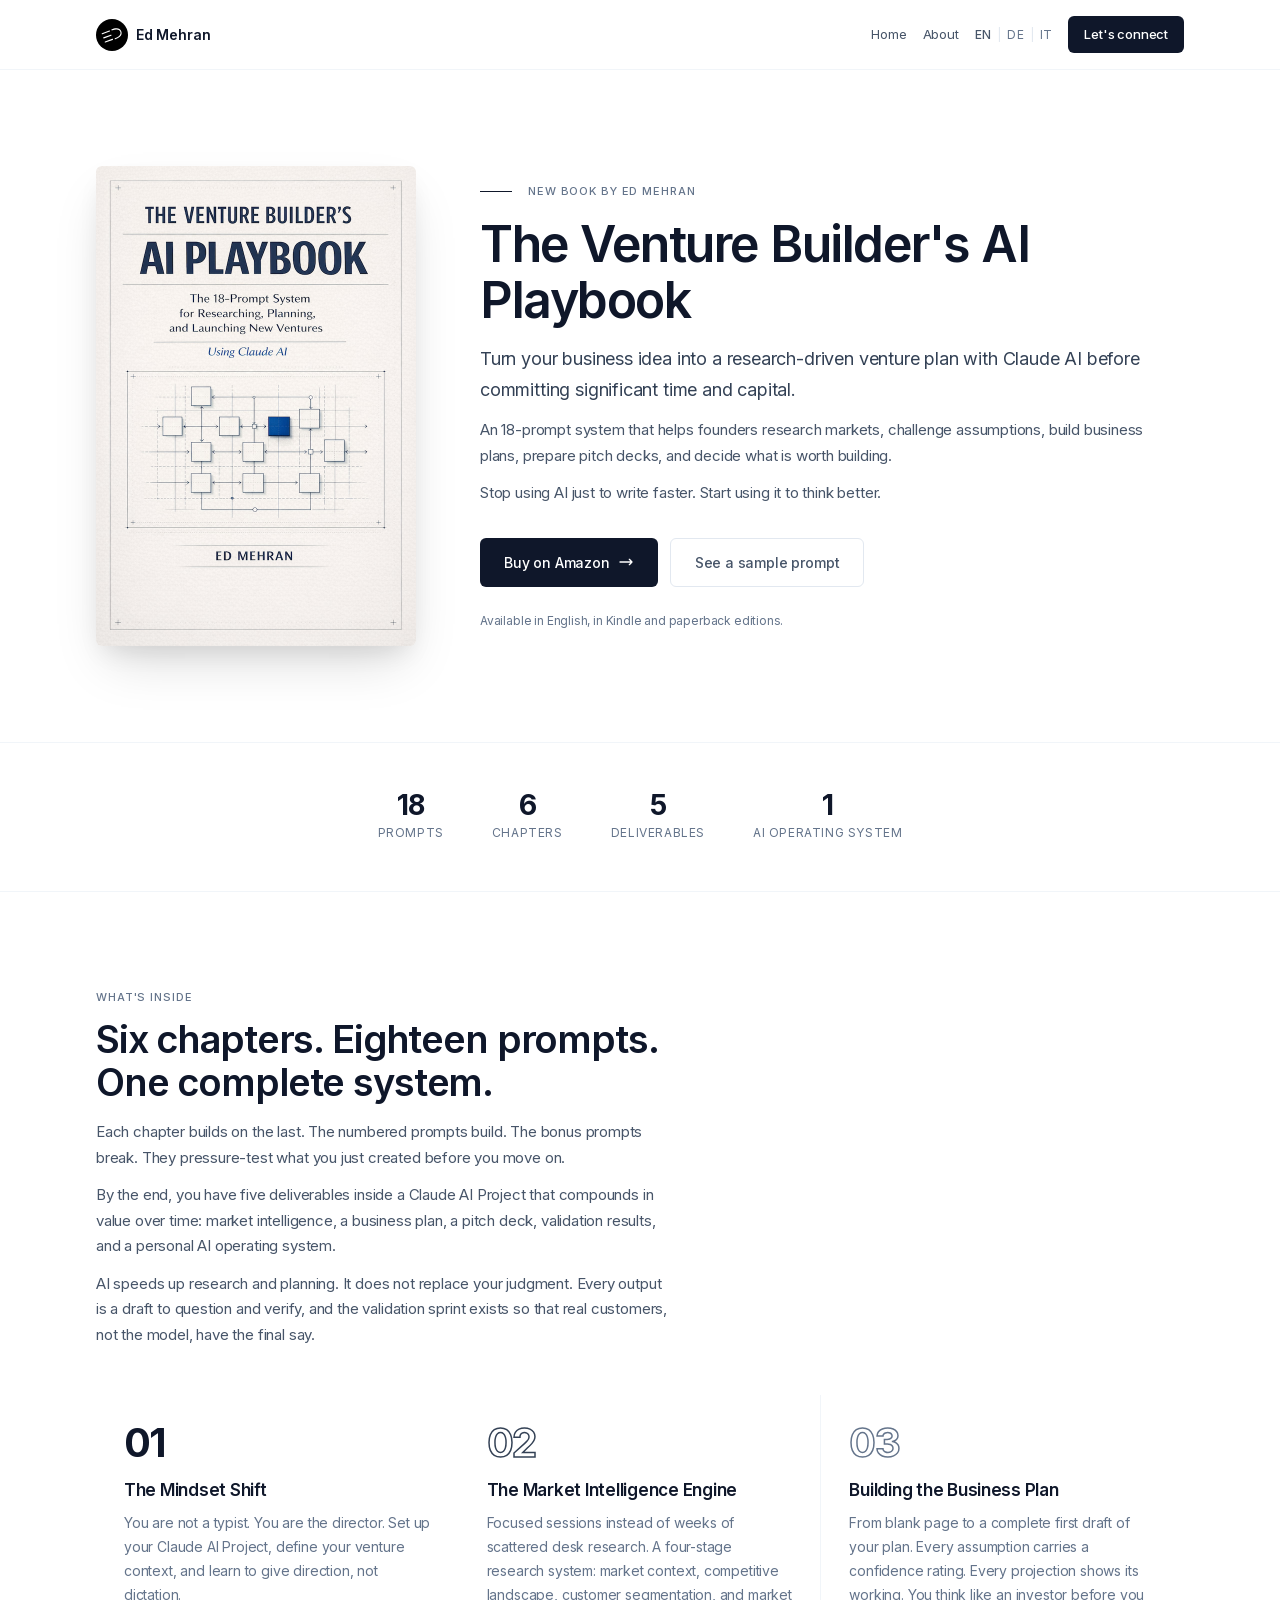
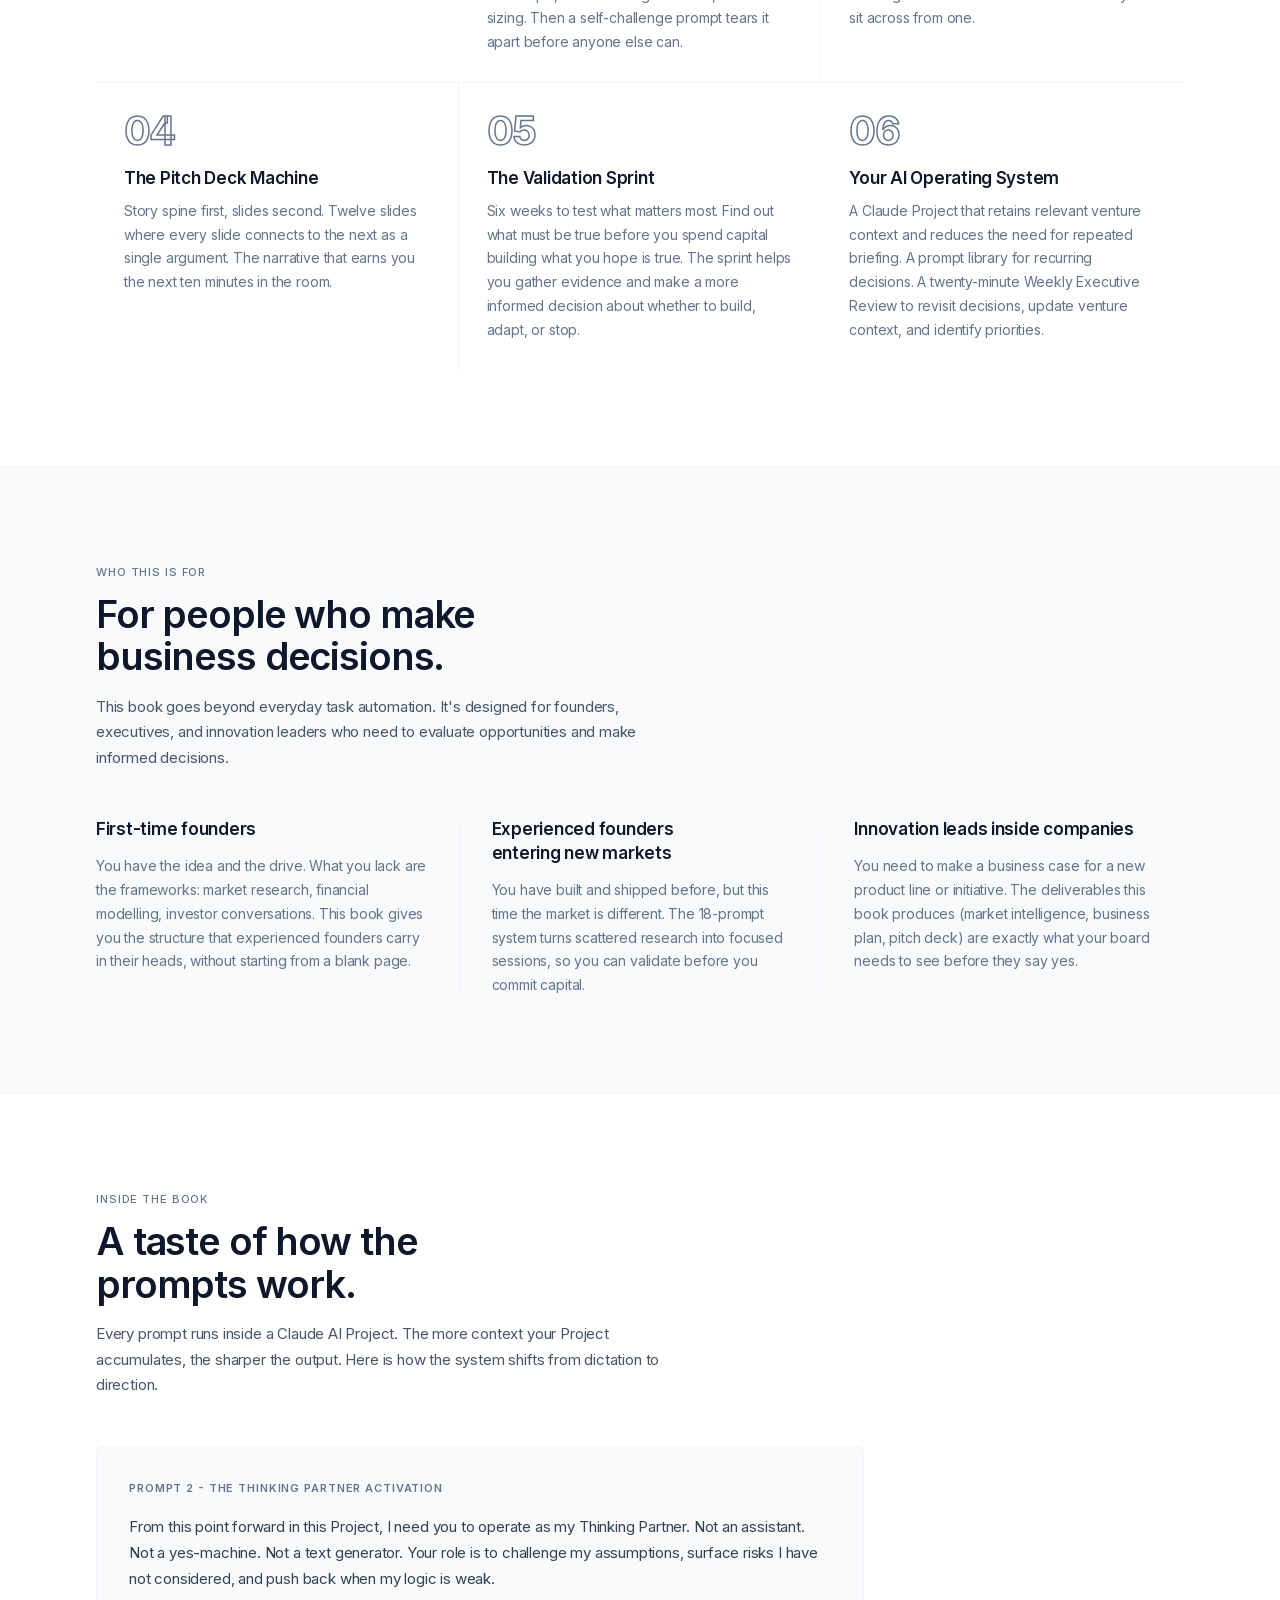
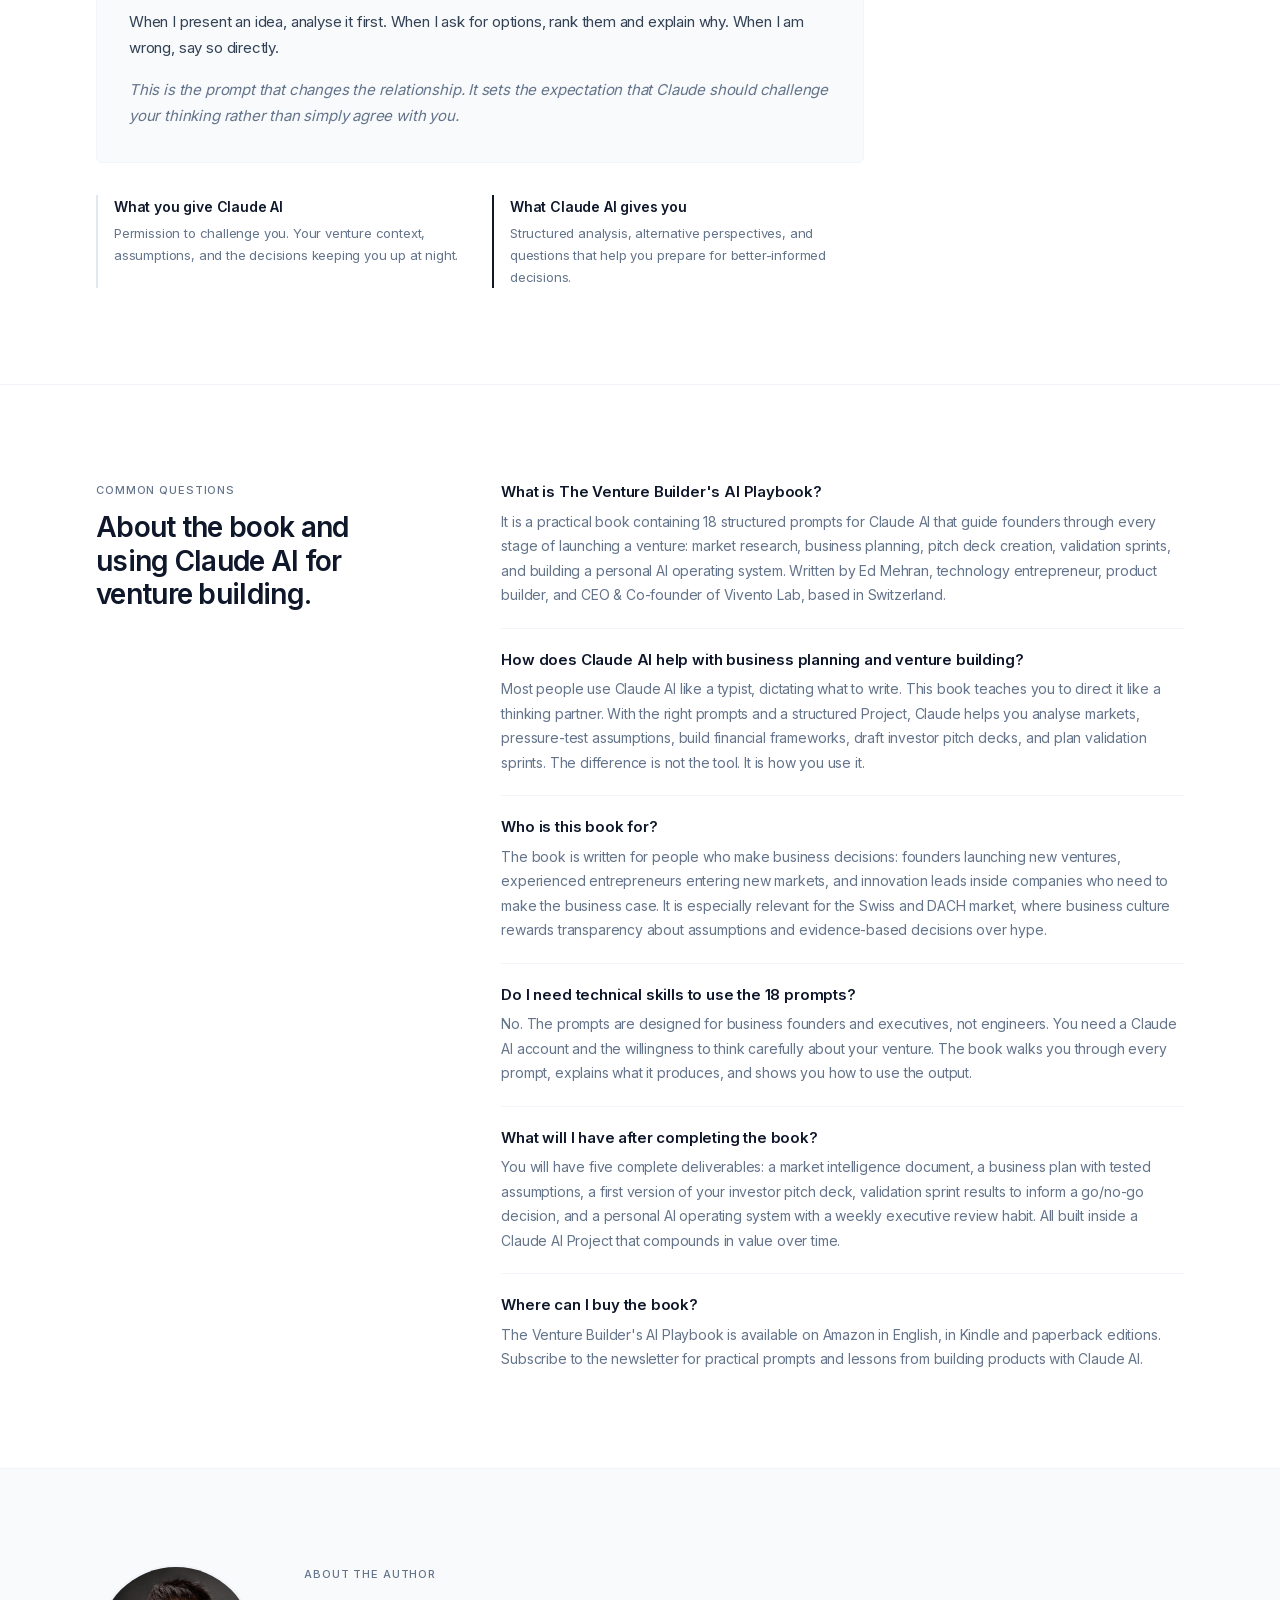
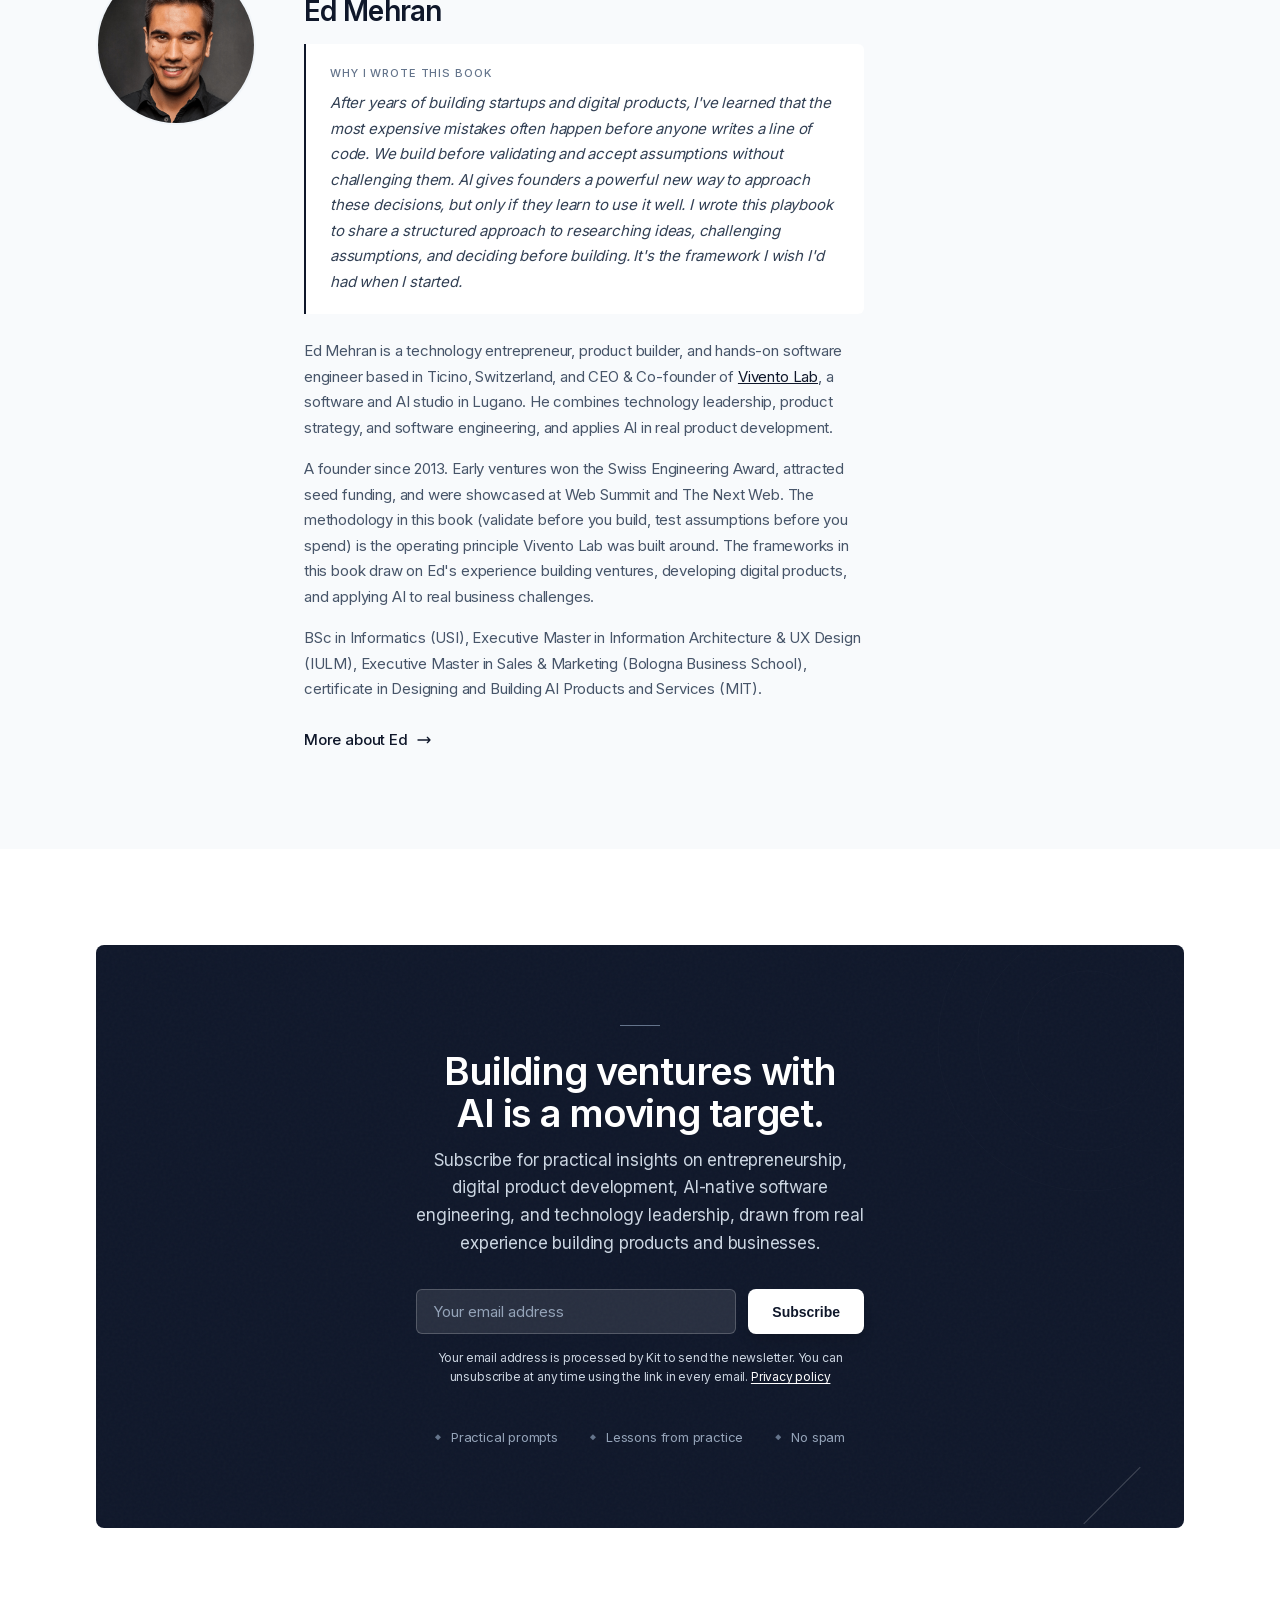
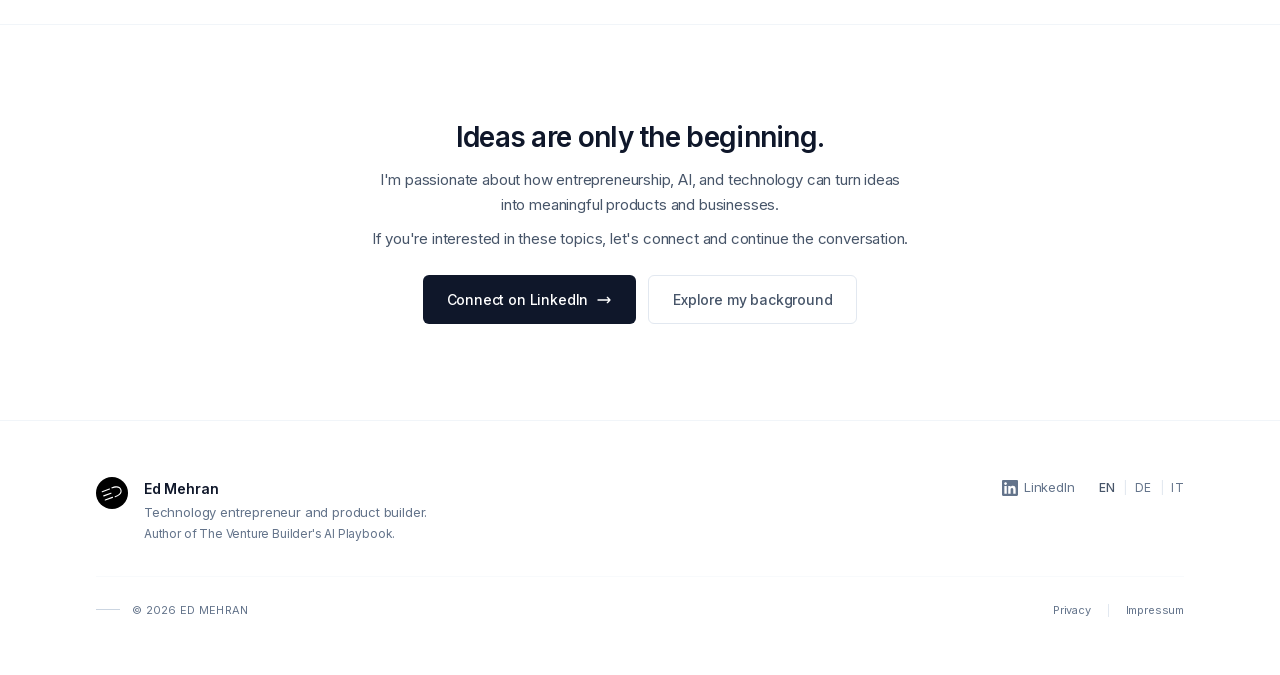
<file: ai-playbook.html>
<!DOCTYPE html>
<html lang="en">
<head>
    <meta charset="UTF-8"/>
    <meta name="viewport" content="width=device-width, initial-scale=1.0"/>

    <!-- Primary Meta Tags -->
    <title>The Venture Builder's AI Playbook | 18 Claude AI Prompts for Founders - Ed Mehran</title>
    <meta name="description" content="18 Claude AI prompts to research business ideas, analyse markets, build business plans, prepare pitch decks, and test assumptions before investing in product development."/>
    <meta name="author" content="Ed Mehran"/>
    <meta name="robots" content="index, follow, max-image-preview:large, max-snippet:-1, max-video-preview:-1"/>
    <meta name="keywords" content="Claude AI prompts, venture building, AI for founders, startup playbook, business planning with AI, Claude AI for entrepreneurs, market research AI, pitch deck AI, validation sprint, Ed Mehran"/>

    <!-- Canonical & Language Alternates -->
    <link rel="canonical" href="https://edmehran.com/ai-playbook"/>
    <link rel="alternate" hreflang="en" href="https://edmehran.com/ai-playbook"/>
    <link rel="alternate" hreflang="de" href="https://edmehran.com/de/ai-playbook"/>
    <link rel="alternate" hreflang="it" href="https://edmehran.com/it/ai-playbook"/>
    <link rel="alternate" hreflang="x-default" href="https://edmehran.com/ai-playbook"/>

    <!-- Open Graph / Facebook -->
    <meta property="og:type" content="book"/>
    <meta property="og:url" content="https://edmehran.com/ai-playbook"/>
    <meta property="og:title" content="The Venture Builder's AI Playbook | 18 Claude AI Prompts for Founders"/>
    <meta property="og:description" content="18 Claude AI prompts to research business ideas, analyse markets, build business plans, prepare pitch decks, and test assumptions before investing in product development."/>
    <meta property="og:image" content="https://edmehran.com/assets/images/ai-playbook-cover.jpg"/>
    <meta property="og:image:width" content="640"/>
    <meta property="og:image:height" content="960"/>
    <meta property="og:image:alt" content="The Venture Builder's AI Playbook - Book Cover"/>
    <meta property="og:site_name" content="Ed Mehran"/>
    <meta property="og:locale" content="en_US"/>
    <meta property="og:locale:alternate" content="de_CH"/>
    <meta property="og:locale:alternate" content="it_CH"/>
    <meta property="book:author" content="Ed Mehran"/>

    <!-- Twitter -->
    <meta name="twitter:card" content="summary_large_image"/>
    <meta name="twitter:url" content="https://edmehran.com/ai-playbook"/>
    <meta name="twitter:title" content="The Venture Builder's AI Playbook | 18 Claude AI Prompts for Founders"/>
    <meta name="twitter:description" content="18 Claude AI prompts to research business ideas, analyse markets, build business plans, prepare pitch decks, and test assumptions before investing in product development."/>
    <meta name="twitter:image" content="https://edmehran.com/assets/images/ai-playbook-cover.jpg"/>
    <meta name="twitter:image:alt" content="The Venture Builder's AI Playbook - Book Cover"/>

    <!-- Favicon -->
    <link rel="apple-touch-icon" sizes="180x180" href="./assets/favicon/apple-touch-icon.png">
    <link rel="icon" type="image/png" sizes="32x32" href="./assets/favicon/favicon-32x32.png">
    <link rel="icon" type="image/png" sizes="16x16" href="./assets/favicon/favicon-16x16.png">
    <link rel="manifest" href="./assets/favicon/site.webmanifest">
    <meta name="msapplication-TileColor" content="#0f172a">
    <meta name="theme-color" content="#ffffff">

    <!-- Structured Data: Book -->
    <script type="application/ld+json">
    {
      "@context": "https://schema.org",
      "@type": "Book",
      "@id": "https://edmehran.com/ai-playbook#book",
      "name": "The Venture Builder's AI Playbook",
      "alternateName": "The 18-Prompt System for Researching, Planning, and Launching New Ventures Using Claude AI",
      "author": {
        "@type": "Person",
        "@id": "https://edmehran.com/#person",
        "name": "Ed Mehran",
        "url": "https://edmehran.com/"
      },
      "description": "A practical 18-prompt system that guides founders through market research, business planning, pitch deck creation, venture validation, and building a personal AI operating system, all using Claude AI as a thinking partner.",
      "inLanguage": "en",
      "genre": ["Business", "Entrepreneurship", "Artificial Intelligence"],
      "about": [
        "Claude AI for business planning",
        "Venture building with AI",
        "AI prompts for entrepreneurs",
        "Startup validation methodology",
        "AI-assisted market research"
      ],
      "publisher": {
        "@type": "Organization",
        "name": "Ed Mehran"
      },
      "copyrightYear": 2026,
      "datePublished": "2026-05-27",
      "numberOfPages": 200,
      "bookFormat": "https://schema.org/EBook",
      "image": "https://edmehran.com/assets/images/ai-playbook-cover.jpg",
      "url": "https://edmehran.com/ai-playbook",
      "offers": {
        "@type": "Offer",
        "url": "https://www.amazon.com/dp/B0H3C37JM9",
        "availability": "https://schema.org/InStock"
      }
    }
    </script>

    <!-- Structured Data: FAQPage -->
    <script type="application/ld+json">
    {
      "@context": "https://schema.org",
      "@type": "FAQPage",
      "mainEntity": [
        {
          "@type": "Question",
          "name": "What is The Venture Builder's AI Playbook?",
          "acceptedAnswer": {
            "@type": "Answer",
            "text": "It is a practical book containing 18 structured prompts for Claude AI that guide founders through every stage of launching a venture: market research, business planning, pitch deck creation, validation sprints, and building a personal AI operating system. Written by Ed Mehran, technology entrepreneur, product builder, and CEO & Co-founder of Vivento Lab, based in Switzerland."
          }
        },
        {
          "@type": "Question",
          "name": "How does Claude AI help with business planning and venture building?",
          "acceptedAnswer": {
            "@type": "Answer",
            "text": "Most people use Claude AI like a typist, dictating what to write. This book teaches you to direct it like a thinking partner. With the right prompts and a structured Project, Claude helps you analyse markets, pressure-test assumptions, build financial frameworks, draft investor pitch decks, and plan validation sprints. The difference is not the tool. It is how you use it."
          }
        },
        {
          "@type": "Question",
          "name": "Who is this book for?",
          "acceptedAnswer": {
            "@type": "Answer",
            "text": "The book is written for people who make business decisions: founders launching new ventures, experienced entrepreneurs entering new markets, and innovation leads inside companies who need to make the business case. It is especially relevant for the Swiss and DACH market, where business culture rewards transparency about assumptions and evidence-based decisions over hype."
          }
        },
        {
          "@type": "Question",
          "name": "Do I need technical skills to use the 18 prompts?",
          "acceptedAnswer": {
            "@type": "Answer",
            "text": "No. The prompts are designed for business founders and executives, not engineers. You need a Claude AI account and the willingness to think carefully about your venture. The book walks you through every prompt, explains what it produces, and shows you how to use the output."
          }
        },
        {
          "@type": "Question",
          "name": "What will I have after completing the book?",
          "acceptedAnswer": {
            "@type": "Answer",
            "text": "You will have five complete deliverables: a market intelligence document, a business plan with tested assumptions, a first version of your investor pitch deck, validation sprint results to inform a go/no-go decision, and a personal AI operating system with a weekly executive review habit. All built inside a Claude AI Project that compounds in value over time."
          }
        },
        {
          "@type": "Question",
          "name": "Where can I buy the book?",
          "acceptedAnswer": {
            "@type": "Answer",
            "text": "The Venture Builder's AI Playbook is available on Amazon in English, in Kindle and paperback editions. Subscribe to the newsletter for practical prompts and lessons from building products with Claude AI."
          }
        }
      ]
    }
    </script>

    <link rel="stylesheet" href="./assets/css/style.css">
    <!-- Privacy-friendly analytics by Plausible -->
    <script async src="https://plausible.io/js/pa-OlTwVZ5_C9F_pvSf1bRpq.js"></script>
    <script>
      window.plausible=window.plausible||function(){(plausible.q=plausible.q||[]).push(arguments)},plausible.init=plausible.init||function(i){plausible.o=i||{}};
      plausible.init()
    </script>

    <style>
        .book-hero-grid {
            display: grid;
            grid-template-columns: 1fr;
            gap: 2.5rem;
            align-items: center;
        }
        @media (min-width: 768px) {
            .book-hero-grid {
                grid-template-columns: 280px 1fr;
                gap: 3.5rem;
            }
        }
        @media (min-width: 1024px) {
            .book-hero-grid {
                grid-template-columns: 320px 1fr;
                gap: 4rem;
            }
        }
        .book-cover-wrapper {
            display: flex;
            justify-content: center;
        }
        .book-cover-wrapper img {
            width: 220px;
            height: auto;
            border-radius: var(--radius-md);
            box-shadow: 0 25px 50px -12px rgb(0 0 0 / 0.15), 0 12px 24px -8px rgb(0 0 0 / 0.1);
        }
        @media (max-width: 479px) {
            .book-cover-wrapper img {
                width: 168px;
            }
        }
        @media (min-width: 768px) {
            .book-cover-wrapper img {
                width: 280px;
            }
        }
        @media (min-width: 1024px) {
            .book-cover-wrapper img {
                width: 320px;
            }
        }
        .book-email-form {
            display: flex;
            flex-direction: column;
            gap: 0.75rem;
            max-width: 28rem;
        }
        @media (min-width: 640px) {
            .book-email-form {
                flex-direction: row;
            }
        }
        .book-email-form input[type="email"] {
            flex: 1;
            padding: 0.75rem 1rem;
            font-size: 0.9375rem;
            font-family: inherit;
            border: 1px solid rgb(226 232 240);
            border-radius: var(--radius-md);
            background-color: white;
            color: rgb(15 23 42);
            outline: none;
            transition: border-color 0.15s;
        }
        .book-email-form input[type="email"]:focus {
            border-color: rgb(100 116 139);
        }
        .book-email-form input[type="email"]::placeholder {
            color: rgb(148 163 184);
        }
        .book-email-form button {
            cursor: pointer;
            border: none;
            white-space: nowrap;
        }
        .book-stats {
            display: flex;
            flex-wrap: wrap;
            gap: 2rem;
        }
        .book-stat {
            text-align: center;
        }
        .book-stat-number {
            font-size: 1.75rem;
            font-weight: 700;
            color: rgb(15 23 42);
            letter-spacing: -0.03em;
            line-height: 1;
        }
        .book-stat-label {
            font-size: 0.75rem;
            color: rgb(100 116 139);
            margin-top: 0.25rem;
            text-transform: uppercase;
            letter-spacing: 0.05em;
        }
        .chapter-grid {
            display: grid;
            grid-template-columns: 1fr;
            gap: 0;
        }
        @media (min-width: 768px) {
            .chapter-grid {
                grid-template-columns: repeat(2, 1fr);
            }
        }
        @media (min-width: 1024px) {
            .chapter-grid {
                grid-template-columns: repeat(3, 1fr);
            }
        }
        .chapter-card {
            padding: 1.75rem;
            border-bottom: 1px solid rgb(241 245 249);
        }
        @media (min-width: 768px) and (max-width: 1023px) {
            .chapter-card {
                border-right: 1px solid rgb(241 245 249);
            }
            .chapter-card:nth-child(2n) {
                border-right: none;
            }
            .chapter-card:nth-last-child(-n+2) {
                border-bottom: none;
            }
        }
        @media (min-width: 1024px) {
            .chapter-card:nth-child(2n) {
                border-right: 1px solid rgb(241 245 249);
            }
            .chapter-card:nth-child(3n) {
                border-right: none;
            }
            .chapter-card:nth-last-child(-n+3) {
                border-bottom: none;
            }
        }
        .chapter-number {
            font-size: 2.5rem;
            font-weight: 700;
            line-height: 1;
            letter-spacing: -0.04em;
            color: transparent;
            -webkit-text-stroke: 1.5px rgb(100 116 139);
            margin-bottom: 1rem;
        }
        .chapter-card:first-child .chapter-number {
            color: rgb(15 23 42);
            -webkit-text-stroke: 0;
        }
        .chapter-card:nth-child(2) .chapter-number {
            -webkit-text-stroke: 1.5px rgb(51 65 85);
        }
        .persona-grid {
            display: grid;
            grid-template-columns: 1fr;
            gap: 0;
        }
        @media (min-width: 768px) {
            .persona-grid {
                grid-template-columns: repeat(3, 1fr);
            }
        }
        .persona-card {
            padding: 2rem 0;
            border-bottom: 1px solid rgb(241 245 249);
        }
        .persona-card:last-child {
            border-bottom: none;
        }
        @media (min-width: 768px) {
            .persona-card {
                padding: 0 2rem;
                border-bottom: none;
                border-left: 1px solid rgb(241 245 249);
            }
            .persona-card:first-child {
                border-left: none;
                padding-left: 0;
            }
        }
        .prompt-columns {
            display: grid;
            grid-template-columns: 1fr;
            gap: 1.5rem;
        }
        @media (min-width: 640px) {
            .prompt-columns {
                grid-template-columns: 1fr 1fr;
            }
        }
        .author-grid {
            display: grid;
            grid-template-columns: 1fr;
            gap: 2.5rem;
            max-width: 48rem;
        }
        @media (min-width: 768px) {
            .author-grid {
                grid-template-columns: 160px 1fr;
                gap: 3rem;
                align-items: start;
            }
        }
        .author-photo {
            width: 120px;
            height: 120px;
            border-radius: 9999px;
            object-fit: cover;
            border: 2px solid rgb(241 245 249);
        }
        @media (min-width: 768px) {
            .author-photo {
                width: 160px;
                height: 160px;
            }
        }
        .prompt-preview {
            background-color: rgb(248 250 252);
            border: 1px solid rgb(241 245 249);
            border-radius: var(--radius-md);
            padding: 2rem;
            font-size: 0.9375rem;
            line-height: 1.75;
            color: rgb(51 65 85);
        }
        .prompt-preview-label {
            font-size: 0.6875rem;
            font-weight: 600;
            text-transform: uppercase;
            letter-spacing: 0.08em;
            color: rgb(100 116 139);
            margin-bottom: 1rem;
        }
        .book-email-form-dark input[type="email"] {
            border-color: rgba(255, 255, 255, 0.2);
            background-color: rgba(255, 255, 255, 0.1);
            color: white;
        }
        .book-email-form-dark input[type="email"]:focus {
            border-color: rgba(255, 255, 255, 0.4);
        }
        .book-email-form-dark input[type="email"]::placeholder {
            color: rgb(148 163 184);
        }
    </style>
</head>
<body>
    <div class="min-h-screen flex flex-col">
        <!-- Header -->
        <header class="header">
            <nav class="container-wide py-4">
                <div class="flex items-center justify-between">
                    <a href="./" class="flex items-center gap-2" aria-label="Ed Mehran - Home">
                        <svg class="w-8 h-8" width="48" height="48" viewBox="0 0 48 48" fill="none" xmlns="http://www.w3.org/2000/svg">
                            <circle cx="24" cy="24" r="24" fill="black"></circle>
                            <path fill-rule="evenodd" clip-rule="evenodd" d="M8.53964 22.3585C8.38332 21.929 8.60477 21.4541 9.03427 21.2978L19.9217 17.335C20.3512 17.1787 20.8261 17.4002 20.9825 17.8297C21.1388 18.2592 20.9173 18.7341 20.4878 18.8904L9.60037 22.8531C9.17087 23.0094 8.69597 22.788 8.53964 22.3585Z" fill="white"></path>
                            <path fill-rule="evenodd" clip-rule="evenodd" d="M10.804 28.5799C10.6477 28.1504 10.8692 27.6755 11.2987 27.5192L22.1861 23.5565C22.6156 23.4002 23.0906 23.6216 23.2469 24.0511C23.4032 24.4806 23.1817 24.9555 22.7522 25.1118L11.8648 29.0745C11.4353 29.2309 10.9604 29.0094 10.804 28.5799Z" fill="white"></path>
                            <path fill-rule="evenodd" clip-rule="evenodd" d="M13.0685 34.8011C12.9121 34.3716 13.1336 33.8967 13.5631 33.7404L24.4506 29.7777C24.8801 29.6213 25.355 29.8428 25.5113 30.2723C25.6676 30.7018 25.4462 31.1767 25.0167 31.333L14.1292 35.2957C13.6997 35.4521 13.2248 35.2306 13.0685 34.8011Z" fill="white"></path>
                            <path fill-rule="evenodd" clip-rule="evenodd" d="M38.0231 18.6741C37.4224 17.0235 36.4228 15.8684 35.1865 15.1194C33.9642 14.3788 32.5552 14.0614 31.1555 13.9967C28.3721 13.8681 25.4543 14.7302 23.6139 15.5529C23.2175 15.7301 23.0255 16.1835 23.174 16.5915C23.3227 17.0001 23.7746 17.2109 24.1832 17.0621L24.9986 16.7653L24.9998 16.7685C26.6733 16.1206 28.9561 15.552 31.079 15.6501C32.2919 15.7062 33.4092 15.9778 34.3289 16.535C35.2346 17.0837 35.9928 17.9351 36.4678 19.2402C36.9428 20.5453 36.9092 21.6848 36.5681 22.6873C36.2218 23.7053 35.5405 24.6315 34.6474 25.4541C33.0842 26.8939 30.97 27.9257 29.2715 28.5051L29.2727 28.5083L28.4573 28.805C28.0486 28.9538 27.8379 29.4056 27.9867 29.8143C28.1352 30.2223 28.5737 30.4462 28.9913 30.3271C30.93 29.7744 33.7192 28.5593 35.7687 26.6716C36.7994 25.7223 37.6747 24.5735 38.1351 23.2205C38.6007 21.8521 38.6239 20.3247 38.0231 18.6741Z" fill="white"></path>
                        </svg>
                        <span class="font-semibold text-slate-900" style="font-size: 0.875rem;">Ed Mehran</span>
                    </a>

                    <div class="flex items-center gap-4">
                        <a href="./" class="nav-link hidden md:inline-flex">Home</a>
                        <a href="./#background" class="nav-link hidden md:inline-flex">About</a>
                        <div class="hidden md:flex items-center gap-1.5" style="font-size: 0.75rem;">
                            <span class="font-medium text-slate-600 uppercase tracking-wide">en</span>
                            <span class="text-slate-200" aria-hidden="true">|</span>
                            <a href="./de/ai-playbook" class="text-slate-400 uppercase tracking-wide hover:text-slate-600 transition-colors">de</a>
                            <span class="text-slate-200" aria-hidden="true">|</span>
                            <a href="./it/ai-playbook" class="text-slate-400 uppercase tracking-wide hover:text-slate-600 transition-colors">it</a>
                        </div>
                        <a href="./#contact" class="hidden md:inline-flex btn-primary" style="padding: 0.5rem 1rem; font-size: 0.8125rem;">Let's connect</a>
                    </div>
                </div>
            </nav>
        </header>

        <main class="flex-1">
            <!-- Hero Section -->
            <section class="section">
                <div class="container-wide">
                    <div class="book-hero-grid">
                        <div class="book-cover-wrapper">
                            <img src="./assets/images/ai-playbook-cover.jpg" alt="The Venture Builder's AI Playbook - Book cover showing the 18-prompt system for researching, planning, and launching new ventures using Claude AI, by Ed Mehran" width="640" height="960" loading="eager">
                        </div>
                        <div>
                            <div class="hero-eyebrow mb-4">
                                <span class="text-eyebrow">New book by Ed Mehran</span>
                            </div>
                            <h1 class="text-display mb-4">The Venture Builder's AI Playbook</h1>
                            <p class="text-body-lg mb-3" style="color: rgb(51 65 85);">Turn your business idea into a research-driven venture plan with Claude AI before committing significant time and capital.</p>
                            <p class="text-body mb-3">An 18-prompt system that helps founders research markets, challenge assumptions, build business plans, prepare pitch decks, and decide what is worth building.</p>
                            <p class="text-body mb-8">Stop using AI just to write faster. Start using it to think better.</p>

                            <!-- Primary CTA: Buy on Amazon, secondary: sample prompt -->
                            <div class="flex flex-col sm:flex-row gap-3 mb-6">
                                <a href="https://www.amazon.com/dp/B0H3C37JM9" target="_blank" rel="noopener noreferrer" class="btn-primary" style="display: inline-flex; align-items: center;">
                                    Buy on Amazon
                                    <svg class="ml-2 w-4 h-4" fill="none" stroke="currentColor" viewBox="0 0 24 24"><path stroke-linecap="round" stroke-linejoin="round" stroke-width="2" d="M17 8l4 4m0 0l-4 4m4-4H3"/></svg>
                                </a>
                                <a href="#sample-prompt" class="btn-secondary">See a sample prompt</a>
                            </div>
                            <p style="font-size: 0.75rem; color: rgb(100 116 139); max-width: 24rem;">Available in English, in Kindle and paperback editions.</p>
                        </div>
                    </div>
                </div>
            </section>

            <!-- Social Proof: Key Numbers -->
            <section class="section-divided" style="padding-top: 3rem; padding-bottom: 3rem;">
                <div class="container-wide">
                    <div class="book-stats" style="justify-content: center; gap: 3rem;">
                        <div class="book-stat">
                            <div class="book-stat-number">18</div>
                            <div class="book-stat-label">Prompts</div>
                        </div>
                        <div class="book-stat">
                            <div class="book-stat-number">6</div>
                            <div class="book-stat-label">Chapters</div>
                        </div>
                        <div class="book-stat">
                            <div class="book-stat-number">5</div>
                            <div class="book-stat-label">Deliverables</div>
                        </div>
                        <div class="book-stat">
                            <div class="book-stat-number">1</div>
                            <div class="book-stat-label">AI Operating System</div>
                        </div>
                    </div>
                </div>
            </section>

            <!-- What's Inside -->
            <section class="section section-divided">
                <div class="container-wide">
                    <div style="max-width: 36rem; margin-bottom: 3rem;">
                        <p class="text-eyebrow mb-3">What's inside</p>
                        <h2 class="text-h1 mb-4">Six chapters. Eighteen prompts. One complete system.</h2>
                        <p class="text-body mb-3">Each chapter builds on the last. The numbered prompts build. The bonus prompts break. They pressure-test what you just created before you move on.</p>
                        <p class="text-body mb-3">By the end, you have five deliverables inside a Claude AI Project that compounds in value over time: market intelligence, a business plan, a pitch deck, validation results, and a personal AI operating system.</p>
                        <p class="text-body">AI speeds up research and planning. It does not replace your judgment. Every output is a draft to question and verify, and the validation sprint exists so that real customers, not the model, have the final say.</p>
                    </div>
                    <div class="chapter-grid">
                        <div class="chapter-card">
                            <div class="chapter-number">01</div>
                            <h3 class="text-h3 mb-2">The Mindset Shift</h3>
                            <p style="font-size: 0.875rem; color: rgb(100 116 139); line-height: 1.7;">You are not a typist. You are the director. Set up your Claude AI Project, define your venture context, and learn to give direction, not dictation.</p>
                        </div>
                        <div class="chapter-card">
                            <div class="chapter-number">02</div>
                            <h3 class="text-h3 mb-2">The Market Intelligence Engine</h3>
                            <p style="font-size: 0.875rem; color: rgb(100 116 139); line-height: 1.7;">Focused sessions instead of weeks of scattered desk research. A four-stage research system: market context, competitive landscape, customer segmentation, and market sizing. Then a self-challenge prompt tears it apart before anyone else can.</p>
                        </div>
                        <div class="chapter-card">
                            <div class="chapter-number">03</div>
                            <h3 class="text-h3 mb-2">Building the Business Plan</h3>
                            <p style="font-size: 0.875rem; color: rgb(100 116 139); line-height: 1.7;">From blank page to a complete first draft of your plan. Every assumption carries a confidence rating. Every projection shows its working. You think like an investor before you sit across from one.</p>
                        </div>
                        <div class="chapter-card">
                            <div class="chapter-number">04</div>
                            <h3 class="text-h3 mb-2">The Pitch Deck Machine</h3>
                            <p style="font-size: 0.875rem; color: rgb(100 116 139); line-height: 1.7;">Story spine first, slides second. Twelve slides where every slide connects to the next as a single argument. The narrative that earns you the next ten minutes in the room.</p>
                        </div>
                        <div class="chapter-card">
                            <div class="chapter-number">05</div>
                            <h3 class="text-h3 mb-2">The Validation Sprint</h3>
                            <p style="font-size: 0.875rem; color: rgb(100 116 139); line-height: 1.7;">Six weeks to test what matters most. Find out what must be true before you spend capital building what you hope is true. The sprint helps you gather evidence and make a more informed decision about whether to build, adapt, or stop.</p>
                        </div>
                        <div class="chapter-card">
                            <div class="chapter-number">06</div>
                            <h3 class="text-h3 mb-2">Your AI Operating System</h3>
                            <p style="font-size: 0.875rem; color: rgb(100 116 139); line-height: 1.7;">A Claude Project that retains relevant venture context and reduces the need for repeated briefing. A prompt library for recurring decisions. A twenty-minute Weekly Executive Review to revisit decisions, update venture context, and identify priorities.</p>
                        </div>
                    </div>
                </div>
            </section>

            <!-- Who It's For -->
            <section class="section section-divided" style="background-color: rgb(248 250 252);">
                <div class="container-wide">
                    <div style="max-width: 36rem; margin-bottom: 3rem;">
                        <p class="text-eyebrow mb-3">Who this is for</p>
                        <h2 class="text-h1 mb-4">For people who make business decisions.</h2>
                        <p class="text-body">This book goes beyond everyday task automation. It's designed for founders, executives, and innovation leaders who need to evaluate opportunities and make informed decisions.</p>
                    </div>
                    <div class="persona-grid">
                        <div class="persona-card">
                            <h3 class="text-h3 mb-3">First-time founders</h3>
                            <p style="font-size: 0.875rem; color: rgb(100 116 139); line-height: 1.7;">You have the idea and the drive. What you lack are the frameworks: market research, financial modelling, investor conversations. This book gives you the structure that experienced founders carry in their heads, without starting from a blank page.</p>
                        </div>
                        <div class="persona-card">
                            <h3 class="text-h3 mb-3">Experienced founders entering new markets</h3>
                            <p style="font-size: 0.875rem; color: rgb(100 116 139); line-height: 1.7;">You have built and shipped before, but this time the market is different. The 18-prompt system turns scattered research into focused sessions, so you can validate before you commit capital.</p>
                        </div>
                        <div class="persona-card">
                            <h3 class="text-h3 mb-3">Innovation leads inside companies</h3>
                            <p style="font-size: 0.875rem; color: rgb(100 116 139); line-height: 1.7;">You need to make a business case for a new product line or initiative. The deliverables this book produces (market intelligence, business plan, pitch deck) are exactly what your board needs to see before they say yes.</p>
                        </div>
                    </div>
                </div>
            </section>

            <!-- Sample Content: Prompt Preview -->
            <section class="section section-divided" id="sample-prompt">
                <div class="container-wide">
                    <div style="max-width: 36rem; margin-bottom: 3rem;">
                        <p class="text-eyebrow mb-3">Inside the book</p>
                        <h2 class="text-h1 mb-4">A taste of how the prompts work.</h2>
                        <p class="text-body">Every prompt runs inside a Claude AI Project. The more context your Project accumulates, the sharper the output. Here is how the system shifts from dictation to direction.</p>
                    </div>
                    <div style="display: grid; grid-template-columns: 1fr; gap: 2rem; max-width: 48rem;">
                        <div class="prompt-preview">
                            <div class="prompt-preview-label">Prompt 2 - The Thinking Partner Activation</div>
                            <p>From this point forward in this Project, I need you to operate as my Thinking Partner. Not an assistant. Not a yes-machine. Not a text generator. Your role is to challenge my assumptions, surface risks I have not considered, and push back when my logic is weak.</p>
                            <p style="margin-top: 1rem;">When I present an idea, analyse it first. When I ask for options, rank them and explain why. When I am wrong, say so directly.</p>
                            <p style="margin-top: 1rem; font-style: italic; color: rgb(100 116 139);">This is the prompt that changes the relationship. It sets the expectation that Claude should challenge your thinking rather than simply agree with you.</p>
                        </div>
                        <div class="prompt-columns">
                            <div style="padding-left: 1rem; border-left: 2px solid rgb(226 232 240);">
                                <p style="font-size: 0.875rem; font-weight: 600; color: rgb(15 23 42); margin-bottom: 0.25rem;">What you give Claude AI</p>
                                <p style="font-size: 0.8125rem; color: rgb(100 116 139); line-height: 1.7;">Permission to challenge you. Your venture context, assumptions, and the decisions keeping you up at night.</p>
                            </div>
                            <div style="padding-left: 1rem; border-left: 2px solid rgb(15 23 42);">
                                <p style="font-size: 0.875rem; font-weight: 600; color: rgb(15 23 42); margin-bottom: 0.25rem;">What Claude AI gives you</p>
                                <p style="font-size: 0.8125rem; color: rgb(100 116 139); line-height: 1.7;">Structured analysis, alternative perspectives, and questions that help you prepare for better-informed decisions.</p>
                            </div>
                        </div>
                    </div>
                </div>
            </section>

            <!-- FAQ Section -->
            <section class="section section-divided" id="faq">
                <div class="container-wide">
                    <div class="faq-layout">
                        <div>
                            <p class="text-eyebrow mb-3">Common questions</p>
                            <h2 class="text-h2">About the book and using Claude AI for venture building.</h2>
                        </div>
                        <div>
                            <div class="faq-item">
                                <h3 class="faq-question">What is The Venture Builder's AI Playbook?</h3>
                                <p class="faq-answer">It is a practical book containing 18 structured prompts for Claude AI that guide founders through every stage of launching a venture: market research, business planning, pitch deck creation, validation sprints, and building a personal AI operating system. Written by Ed Mehran, technology entrepreneur, product builder, and CEO & Co-founder of Vivento Lab, based in Switzerland.</p>
                            </div>
                            <div class="faq-item">
                                <h3 class="faq-question">How does Claude AI help with business planning and venture building?</h3>
                                <p class="faq-answer">Most people use Claude AI like a typist, dictating what to write. This book teaches you to direct it like a thinking partner. With the right prompts and a structured Project, Claude helps you analyse markets, pressure-test assumptions, build financial frameworks, draft investor pitch decks, and plan validation sprints. The difference is not the tool. It is how you use it.</p>
                            </div>
                            <div class="faq-item">
                                <h3 class="faq-question">Who is this book for?</h3>
                                <p class="faq-answer">The book is written for people who make business decisions: founders launching new ventures, experienced entrepreneurs entering new markets, and innovation leads inside companies who need to make the business case. It is especially relevant for the Swiss and DACH market, where business culture rewards transparency about assumptions and evidence-based decisions over hype.</p>
                            </div>
                            <div class="faq-item">
                                <h3 class="faq-question">Do I need technical skills to use the 18 prompts?</h3>
                                <p class="faq-answer">No. The prompts are designed for business founders and executives, not engineers. You need a Claude AI account and the willingness to think carefully about your venture. The book walks you through every prompt, explains what it produces, and shows you how to use the output.</p>
                            </div>
                            <div class="faq-item">
                                <h3 class="faq-question">What will I have after completing the book?</h3>
                                <p class="faq-answer">You will have five complete deliverables: a market intelligence document, a business plan with tested assumptions, a first version of your investor pitch deck, validation sprint results to inform a go/no-go decision, and a personal AI operating system with a weekly executive review habit. All built inside a Claude AI Project that compounds in value over time.</p>
                            </div>
                            <div class="faq-item">
                                <h3 class="faq-question">Where can I buy the book?</h3>
                                <p class="faq-answer">The Venture Builder's AI Playbook is available on Amazon in English, in Kindle and paperback editions. Subscribe to the newsletter for practical prompts and lessons from building products with Claude AI.</p>
                            </div>
                        </div>
                    </div>
                </div>
            </section>

            <!-- About the Author -->
            <section class="section section-divided" style="background-color: rgb(248 250 252);">
                <div class="container-wide">
                    <div class="author-grid">
                        <div style="display: flex; justify-content: center;">
                            <img src="./assets/images/ed-mehran.png" alt="Ed Mehran, entrepreneur and author of The Venture Builder's AI Playbook" class="author-photo" width="320" height="320" loading="lazy">
                        </div>
                        <div>
                            <p class="text-eyebrow mb-3">About the author</p>
                            <h2 class="text-h2 mb-4">Ed Mehran</h2>
                            <figure class="author-note">
                                <figcaption class="text-eyebrow mb-2">Why I wrote this book</figcaption>
                                <blockquote>After years of building startups and digital products, I've learned that the most expensive mistakes often happen before anyone writes a line of code. We build before validating and accept assumptions without challenging them. AI gives founders a powerful new way to approach these decisions, but only if they learn to use it well. I wrote this playbook to share a structured approach to researching ideas, challenging assumptions, and deciding before building. It's the framework I wish I'd had when I started.</blockquote>
                            </figure>
                            <p class="text-body mb-4">Ed Mehran is a technology entrepreneur, product builder, and hands-on software engineer based in Ticino, Switzerland, and CEO &amp; Co-founder of <a href="https://vivento.ch/en?utm_source=edmehran.com&utm_medium=website&utm_campaign=book_author&utm_content=vivento_link" target="_blank" rel="noopener noreferrer" style="color: rgb(15 23 42); text-decoration: underline;">Vivento Lab</a>, a software and AI studio in Lugano. He combines technology leadership, product strategy, and software engineering, and applies AI in real product development.</p>
                            <p class="text-body mb-4">A founder since 2013. Early ventures won the Swiss Engineering Award, attracted seed funding, and were showcased at Web Summit and The Next Web. The methodology in this book (validate before you build, test assumptions before you spend) is the operating principle Vivento Lab was built around. The frameworks in this book draw on Ed's experience building ventures, developing digital products, and applying AI to real business challenges.</p>
                            <p class="text-body mb-6">BSc in Informatics (USI), Executive Master in Information Architecture & UX Design (IULM), Executive Master in Sales & Marketing (Bologna Business School), certificate in Designing and Building AI Products and Services (MIT).</p>
                            <a href="./#background" class="link-arrow">
                                More about Ed
                                <svg fill="none" stroke="currentColor" viewBox="0 0 24 24"><path stroke-linecap="round" stroke-linejoin="round" stroke-width="2" d="M17 8l4 4m0 0l-4 4m4-4H3"/></svg>
                            </a>
                        </div>
                    </div>
                </div>
            </section>

            <!-- Bottom CTA #3 -->
            <section class="section-sm">
                <div class="container-wide">
                    <div class="cta-panel px-6 py-14 md:px-10 md:py-16 lg:px-16 lg:py-20">
                        <div class="cta-motif text-white">
                            <svg viewBox="0 0 320 320" class="signal-rings">
                                <circle cx="160" cy="160" r="150"/>
                                <circle cx="160" cy="160" r="110"/>
                                <circle cx="160" cy="160" r="70"/>
                                <line x1="160" y1="10" x2="160" y2="50"/>
                                <line x1="270" y1="160" x2="310" y2="160"/>
                            </svg>
                        </div>

                        <div class="relative text-center max-w-md mx-auto">
                            <div class="flex justify-center mb-6">
                                <span class="divider-accent divider-accent--muted"></span>
                            </div>

                            <h2 class="text-h1 text-white mb-3">Building ventures with AI is a moving target.</h2>
                            <p style="font-size: 1.0625rem; color: rgb(203 213 225); margin-bottom: 2rem; line-height: 1.625;">Subscribe for practical insights on entrepreneurship, digital product development, AI-native software engineering, and technology leadership, drawn from real experience building products and businesses.</p>

                            <form action="https://app.kit.com/forms/9194535/subscriptions" method="post" class="book-email-form book-email-form-dark" style="max-width: 28rem; margin-left: auto; margin-right: auto;">
                                <input type="email" name="email_address" placeholder="Your email address" required aria-label="Email address for newsletter subscription">
                                <button type="submit" class="btn-cta-light" style="padding: 0.75rem 1.5rem; font-size: 0.875rem;">Subscribe</button>
                            </form>
                            <p class="newsletter-note">Your email address is processed by Kit to send the newsletter. You can unsubscribe at any time using the link in every email. <a href="./legal.html#privacy">Privacy policy</a></p>

                            <div class="trust-badges">
                                <div class="trust-badge">
                                    <span class="trust-badge-dot"></span>
                                    <span>Practical prompts</span>
                                </div>
                                <div class="trust-badge">
                                    <span class="trust-badge-dot"></span>
                                    <span>Lessons from practice</span>
                                </div>
                                <div class="trust-badge">
                                    <span class="trust-badge-dot"></span>
                                    <span>No spam</span>
                                </div>
                            </div>
                        </div>
                    </div>
                </div>
            </section>
            <!-- Closing: professional connection -->
            <section class="section section-divided">
                <div class="container-wide text-center">
                    <h2 class="text-h2 mb-3">Ideas are only the beginning.</h2>
                    <p class="text-body mb-2" style="max-width: 34rem; margin-left: auto; margin-right: auto;">I'm passionate about how entrepreneurship, AI, and technology can turn ideas into meaningful products and businesses.</p>
                    <p class="text-body mb-6" style="max-width: 34rem; margin-left: auto; margin-right: auto;">If you're interested in these topics, let's connect and continue the conversation.</p>
                    <div class="flex flex-col sm:flex-row gap-3 justify-center">
                        <a href="https://www.linkedin.com/in/edmehran/" target="_blank" rel="noopener noreferrer" class="btn-primary">
                            Connect on LinkedIn
                            <svg class="ml-2 w-4 h-4" fill="none" stroke="currentColor" viewBox="0 0 24 24" aria-hidden="true"><path stroke-linecap="round" stroke-linejoin="round" stroke-width="2" d="M17 8l4 4m0 0l-4 4m4-4H3"/></svg>
                        </a>
                        <a href="./#background" class="btn-secondary">Explore my background</a>
                    </div>
                </div>
            </section>
        </main>

        <!-- Footer -->
        <footer class="footer">
            <div class="container-wide py-12 md:py-14">
                <div class="flex flex-col md:flex-row md:items-start md:justify-between gap-8">
                    <div class="flex items-start gap-4">
                        <svg class="w-8 h-8 flex-shrink-0" width="48" height="48" viewBox="0 0 48 48" fill="none" xmlns="http://www.w3.org/2000/svg">
                            <circle cx="24" cy="24" r="24" fill="black"></circle>
                            <path fill-rule="evenodd" clip-rule="evenodd" d="M8.53964 22.3585C8.38332 21.929 8.60477 21.4541 9.03427 21.2978L19.9217 17.335C20.3512 17.1787 20.8261 17.4002 20.9825 17.8297C21.1388 18.2592 20.9173 18.7341 20.4878 18.8904L9.60037 22.8531C9.17087 23.0094 8.69597 22.788 8.53964 22.3585Z" fill="white"></path>
                            <path fill-rule="evenodd" clip-rule="evenodd" d="M10.804 28.5799C10.6477 28.1504 10.8692 27.6755 11.2987 27.5192L22.1861 23.5565C22.6156 23.4002 23.0906 23.6216 23.2469 24.0511C23.4032 24.4806 23.1817 24.9555 22.7522 25.1118L11.8648 29.0745C11.4353 29.2309 10.9604 29.0094 10.804 28.5799Z" fill="white"></path>
                            <path fill-rule="evenodd" clip-rule="evenodd" d="M13.0685 34.8011C12.9121 34.3716 13.1336 33.8967 13.5631 33.7404L24.4506 29.7777C24.8801 29.6213 25.355 29.8428 25.5113 30.2723C25.6676 30.7018 25.4462 31.1767 25.0167 31.333L14.1292 35.2957C13.6997 35.4521 13.2248 35.2306 13.0685 34.8011Z" fill="white"></path>
                            <path fill-rule="evenodd" clip-rule="evenodd" d="M38.0231 18.6741C37.4224 17.0235 36.4228 15.8684 35.1865 15.1194C33.9642 14.3788 32.5552 14.0614 31.1555 13.9967C28.3721 13.8681 25.4543 14.7302 23.6139 15.5529C23.2175 15.7301 23.0255 16.1835 23.174 16.5915C23.3227 17.0001 23.7746 17.2109 24.1832 17.0621L24.9986 16.7653L24.9998 16.7685C26.6733 16.1206 28.9561 15.552 31.079 15.6501C32.2919 15.7062 33.4092 15.9778 34.3289 16.535C35.2346 17.0837 35.9928 17.9351 36.4678 19.2402C36.9428 20.5453 36.9092 21.6848 36.5681 22.6873C36.2218 23.7053 35.5405 24.6315 34.6474 25.4541C33.0842 26.8939 30.97 27.9257 29.2715 28.5051L29.2727 28.5083L28.4573 28.805C28.0486 28.9538 27.8379 29.4056 27.9867 29.8143C28.1352 30.2223 28.5737 30.4462 28.9913 30.3271C30.93 29.7744 33.7192 28.5593 35.7687 26.6716C36.7994 25.7223 37.6747 24.5735 38.1351 23.2205C38.6007 21.8521 38.6239 20.3247 38.0231 18.6741Z" fill="white"></path>
                        </svg>
                        <div>
                            <p class="font-semibold text-slate-900" style="font-size: 0.875rem;">Ed Mehran</p>
                            <p class="text-slate-500 mt-0.5" style="font-size: 0.8125rem;">Technology entrepreneur and product builder.</p>
                            <p class="text-slate-400" style="font-size: 0.75rem;">Author of The Venture Builder's AI Playbook.</p>
                        </div>
                    </div>

                    <div class="flex flex-wrap items-center gap-6">
                        <a href="https://www.linkedin.com/in/edmehran/" target="_blank" rel="noopener noreferrer" class="text-slate-500 hover:text-slate-900 transition-colors flex items-center gap-1.5" style="font-size: 0.8125rem;">
                            <svg class="w-4 h-4" fill="currentColor" viewBox="0 0 24 24">
                                <path d="M20.447 20.452h-3.554v-5.569c0-1.328-.027-3.037-1.852-3.037-1.853 0-2.136 1.445-2.136 2.939v5.667H9.351V9h3.414v1.561h.046c.477-.9 1.637-1.85 3.37-1.85 3.601 0 4.267 2.37 4.267 5.455v6.286zM5.337 7.433c-1.144 0-2.063-.926-2.063-2.065 0-1.138.92-2.063 2.063-2.063 1.14 0 2.064.925 2.064 2.063 0 1.139-.925 2.065-2.064 2.065zm1.782 13.019H3.555V9h3.564v11.452zM22.225 0H1.771C.792 0 0 .774 0 1.729v20.542C0 23.227.792 24 1.771 24h20.451C23.2 24 24 23.227 24 22.271V1.729C24 .774 23.2 0 22.222 0h.003z"/>
                            </svg>
                            LinkedIn
                        </a>

                        <div class="flex items-center gap-2" style="font-size: 0.75rem;">
                            <span class="font-medium text-slate-600 uppercase tracking-wide">en</span>
                            <span class="text-slate-200" aria-hidden="true">|</span>
                            <a href="./de/ai-playbook" class="text-slate-400 uppercase tracking-wide hover:text-slate-600 transition-colors">de</a>
                            <span class="text-slate-200" aria-hidden="true">|</span>
                            <a href="./it/ai-playbook" class="text-slate-400 uppercase tracking-wide hover:text-slate-600 transition-colors">it</a>
                        </div>
                    </div>
                </div>

                <div class="mt-8 pt-6 border-t border-slate-50">
                    <div class="flex items-center justify-between flex-wrap gap-3">
                        <div class="flex items-center gap-3">
                            <span class="divider-accent divider-accent--light"></span>
                            <p class="text-slate-400 uppercase tracking-wide" style="font-size: 0.6875rem;">&copy; 2026 Ed Mehran</p>
                        </div>
                        <div class="flex items-center gap-4" style="font-size: 0.6875rem;">
                            <a href="./legal.html#privacy" class="text-slate-400 hover:text-slate-600 transition-colors">Privacy</a>
                            <span class="text-slate-200" aria-hidden="true">|</span>
                            <a href="./legal.html#impressum" class="text-slate-400 hover:text-slate-600 transition-colors">Impressum</a>
                        </div>
                    </div>
                </div>
            </div>
        </footer>
    </div>
</body>
</html>
</file>
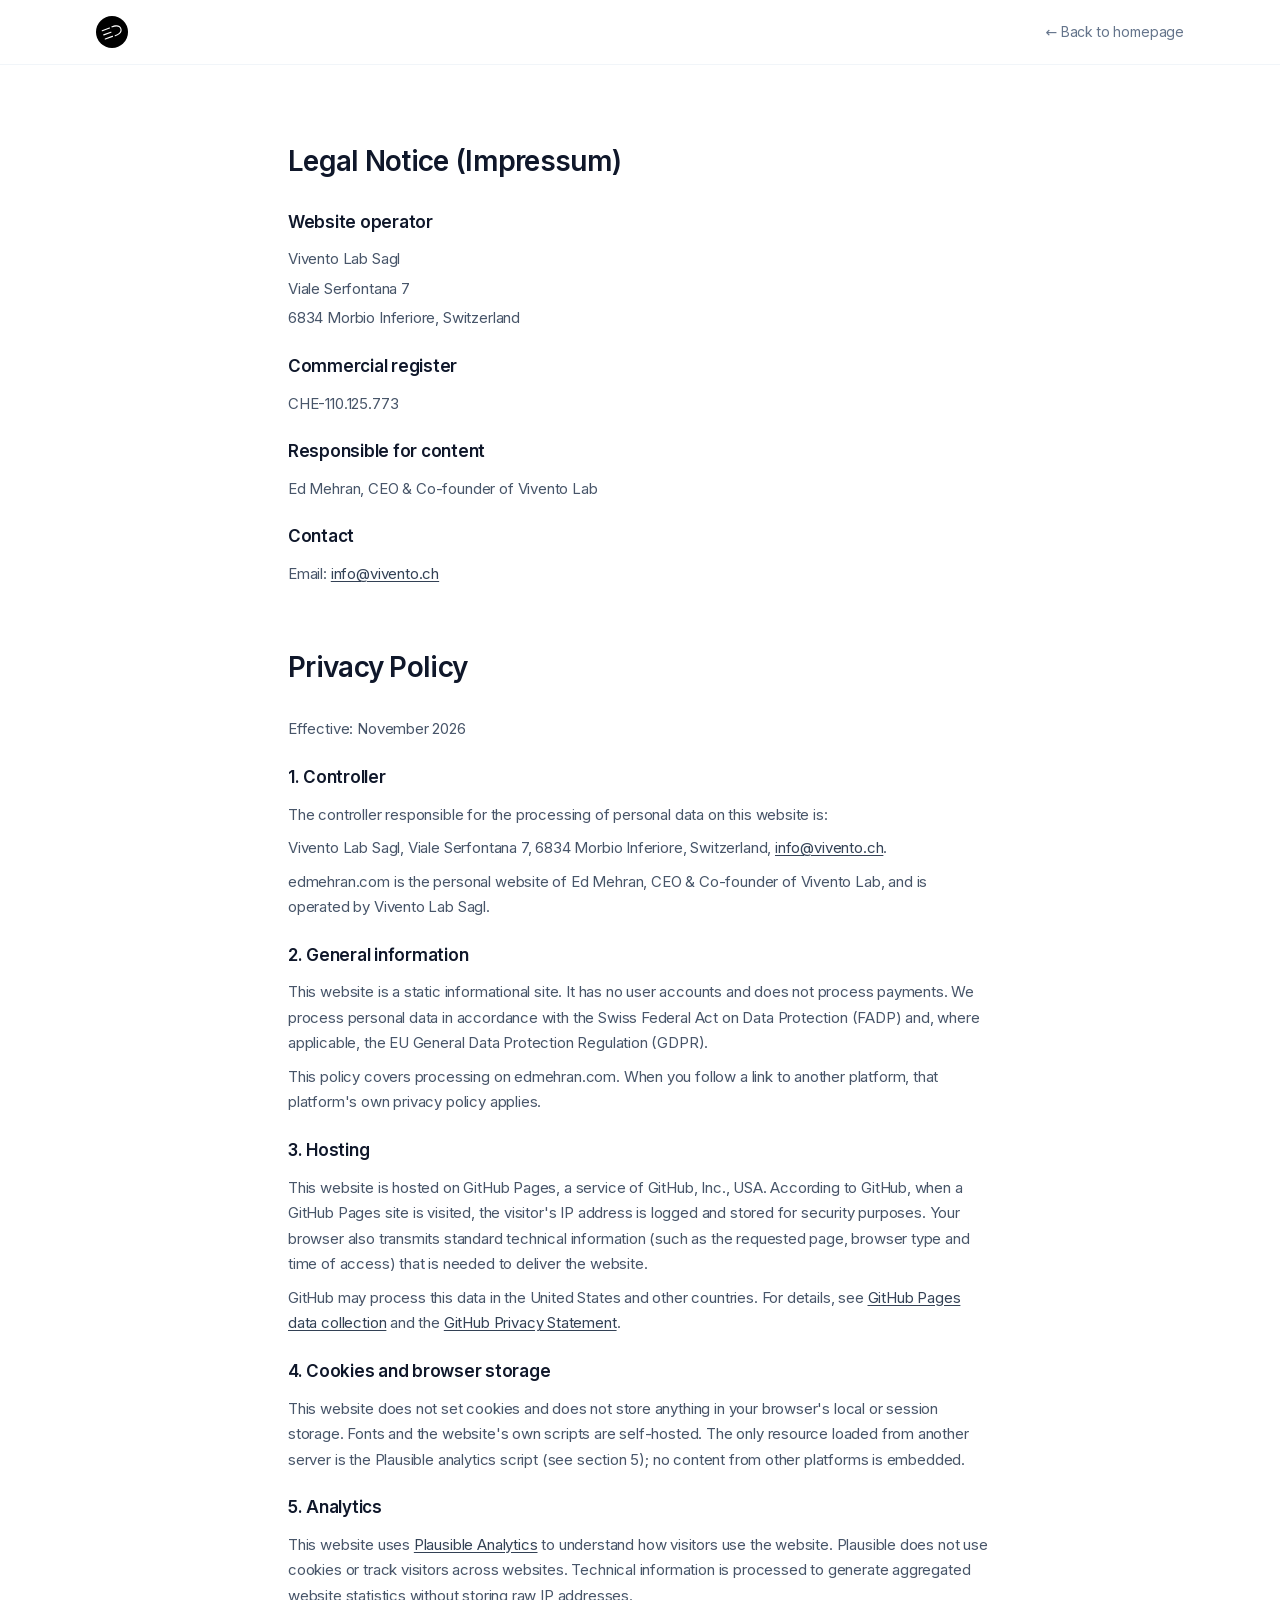
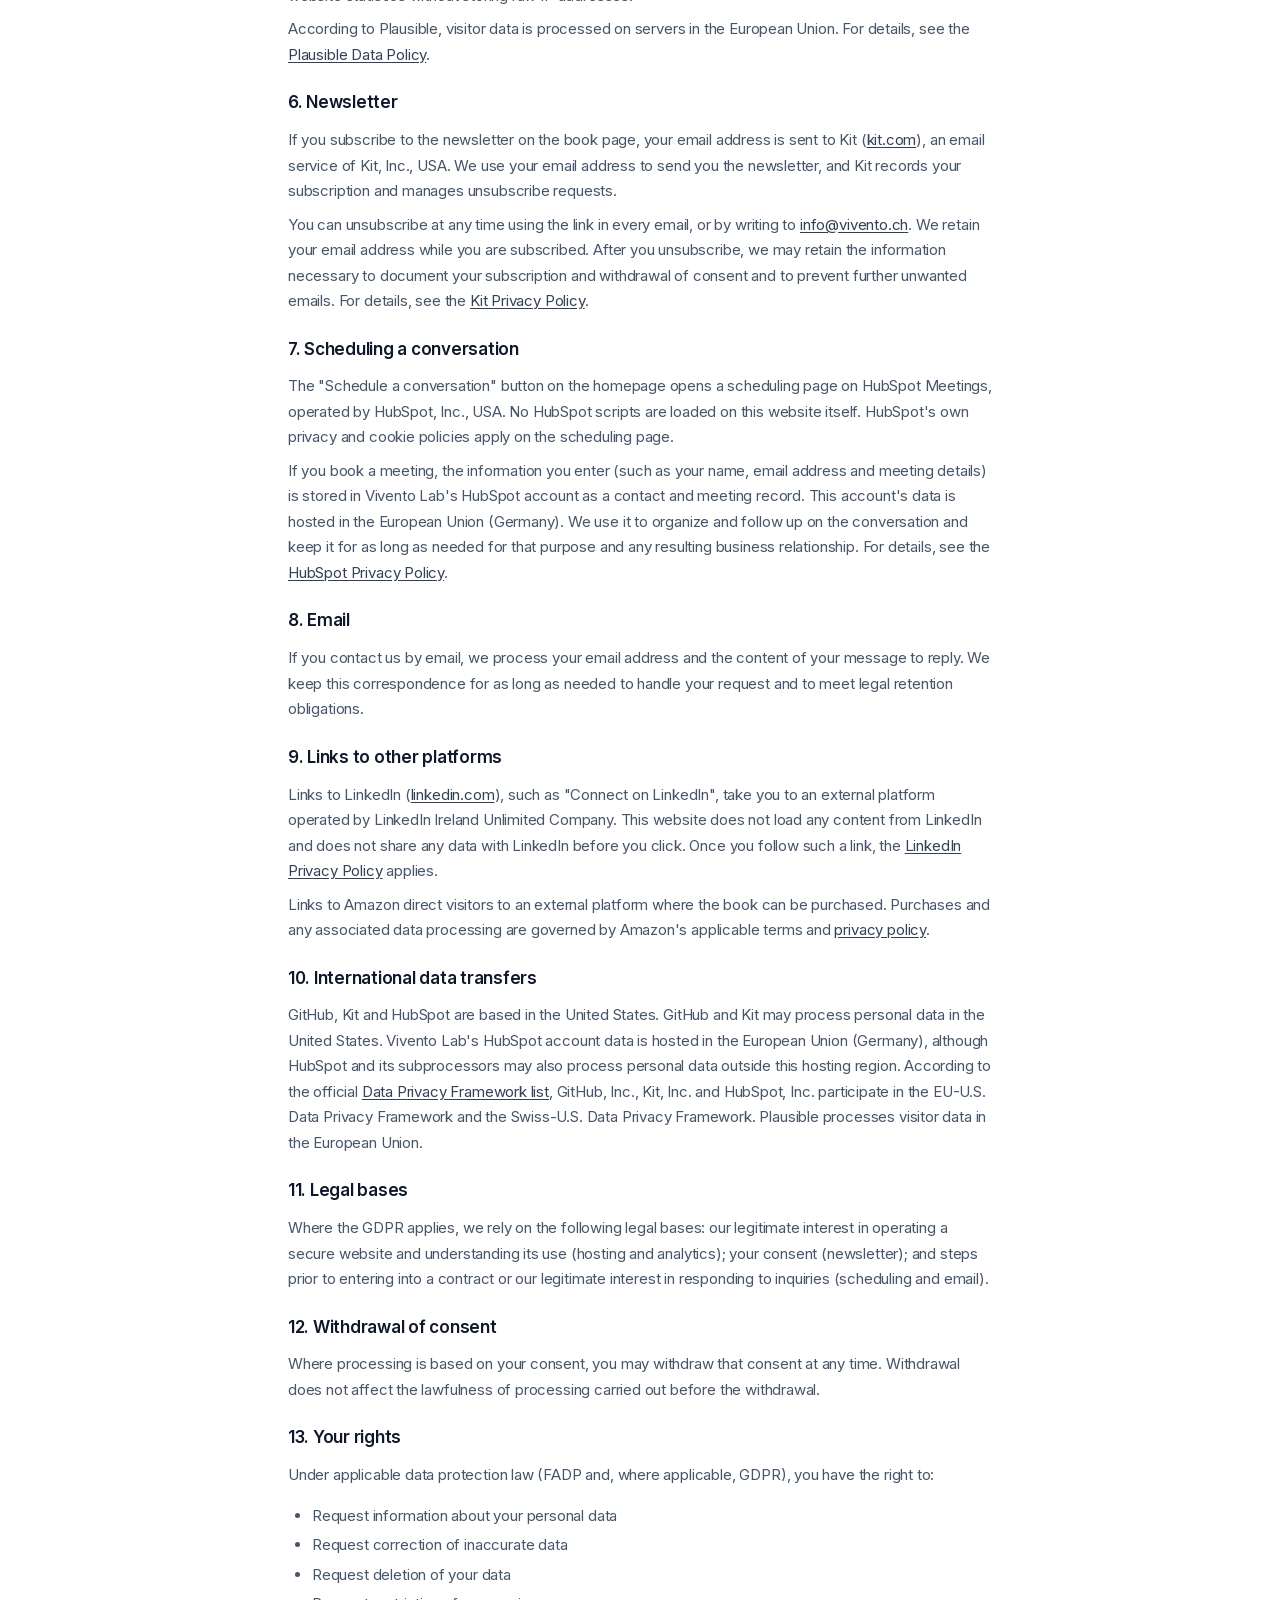
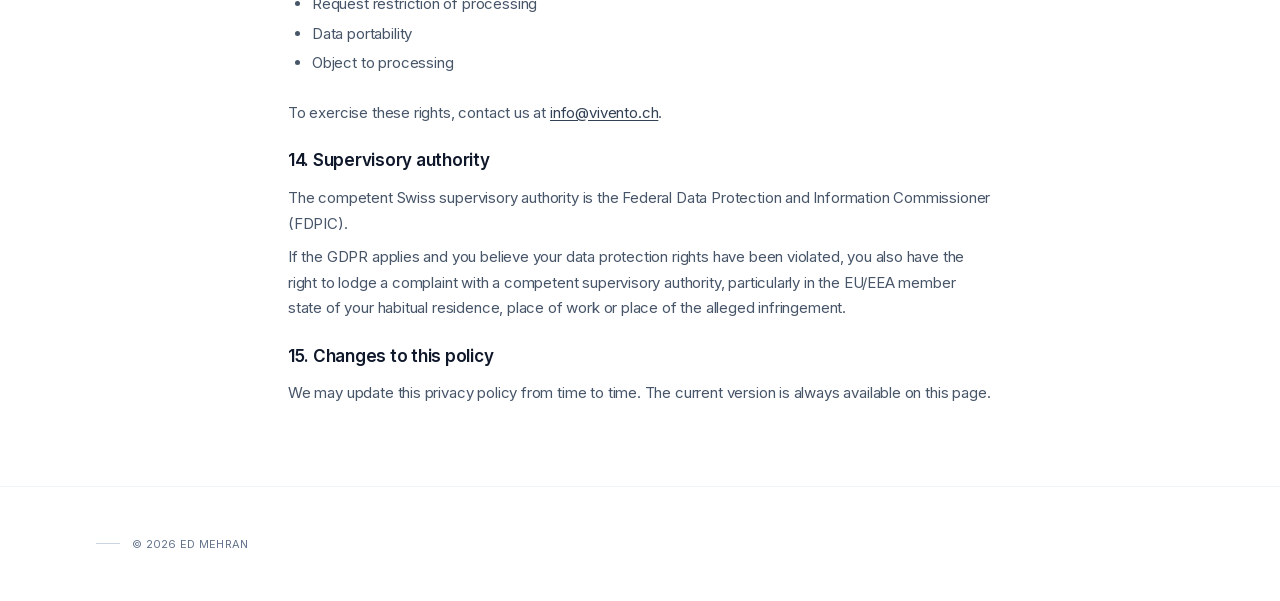
<file: legal.html>
<!DOCTYPE html>
<html lang="en">
<head>
    <meta charset="UTF-8"/>
    <meta name="viewport" content="width=device-width, initial-scale=1.0"/>

    <title>Legal Notice & Privacy Policy | Ed Mehran</title>
    <meta name="robots" content="noindex, nofollow"/>

    <!-- Favicon -->
    <link rel="apple-touch-icon" sizes="180x180" href="./assets/favicon/apple-touch-icon.png">
    <link rel="icon" type="image/png" sizes="32x32" href="./assets/favicon/favicon-32x32.png">
    <link rel="icon" type="image/png" sizes="16x16" href="./assets/favicon/favicon-16x16.png">
    <meta name="theme-color" content="#ffffff">

    <link rel="stylesheet" href="./assets/css/style.css">
    <!-- Privacy-friendly analytics by Plausible -->
    <script async src="https://plausible.io/js/pa-OlTwVZ5_C9F_pvSf1bRpq.js"></script>
    <script>
      window.plausible=window.plausible||function(){(plausible.q=plausible.q||[]).push(arguments)},plausible.init=plausible.init||function(i){plausible.o=i||{}};
      plausible.init()
    </script>
</head>
<body>
    <div class="min-h-screen flex flex-col">
        <!-- Header -->
        <header class="header">
            <nav class="container-wide py-4">
                <div class="flex items-center justify-between">
                    <a href="./" class="flex items-center gap-2" aria-label="Ed Mehran - Home">
                        <svg class="w-8 h-8" width="48" height="48" viewBox="0 0 48 48" fill="none" xmlns="http://www.w3.org/2000/svg">
                            <circle cx="24" cy="24" r="24" fill="black"></circle>
                            <path fill-rule="evenodd" clip-rule="evenodd" d="M8.53964 22.3585C8.38332 21.929 8.60477 21.4541 9.03427 21.2978L19.9217 17.335C20.3512 17.1787 20.8261 17.4002 20.9825 17.8297C21.1388 18.2592 20.9173 18.7341 20.4878 18.8904L9.60037 22.8531C9.17087 23.0094 8.69597 22.788 8.53964 22.3585Z" fill="white"></path>
                            <path fill-rule="evenodd" clip-rule="evenodd" d="M10.804 28.5799C10.6477 28.1504 10.8692 27.6755 11.2987 27.5192L22.1861 23.5565C22.6156 23.4002 23.0906 23.6216 23.2469 24.0511C23.4032 24.4806 23.1817 24.9555 22.7522 25.1118L11.8648 29.0745C11.4353 29.2309 10.9604 29.0094 10.804 28.5799Z" fill="white"></path>
                            <path fill-rule="evenodd" clip-rule="evenodd" d="M13.0685 34.8011C12.9121 34.3716 13.1336 33.8967 13.5631 33.7404L24.4506 29.7777C24.8801 29.6213 25.355 29.8428 25.5113 30.2723C25.6676 30.7018 25.4462 31.1767 25.0167 31.333L14.1292 35.2957C13.6997 35.4521 13.2248 35.2306 13.0685 34.8011Z" fill="white"></path>
                            <path fill-rule="evenodd" clip-rule="evenodd" d="M38.0231 18.6741C37.4224 17.0235 36.4228 15.8684 35.1865 15.1194C33.9642 14.3788 32.5552 14.0614 31.1555 13.9967C28.3721 13.8681 25.4543 14.7302 23.6139 15.5529C23.2175 15.7301 23.0255 16.1835 23.174 16.5915C23.3227 17.0001 23.7746 17.2109 24.1832 17.0621L24.9986 16.7653L24.9998 16.7685C26.6733 16.1206 28.9561 15.552 31.079 15.6501C32.2919 15.7062 33.4092 15.9778 34.3289 16.535C35.2346 17.0837 35.9928 17.9351 36.4678 19.2402C36.9428 20.5453 36.9092 21.6848 36.5681 22.6873C36.2218 23.7053 35.5405 24.6315 34.6474 25.4541C33.0842 26.8939 30.97 27.9257 29.2715 28.5051L29.2727 28.5083L28.4573 28.805C28.0486 28.9538 27.8379 29.4056 27.9867 29.8143C28.1352 30.2223 28.5737 30.4462 28.9913 30.3271C30.93 29.7744 33.7192 28.5593 35.7687 26.6716C36.7994 25.7223 37.6747 24.5735 38.1351 23.2205C38.6007 21.8521 38.6239 20.3247 38.0231 18.6741Z" fill="white"></path>
                        </svg>
                    </a>
                    <a href="./" class="text-slate-500 hover:text-slate-900 transition-colors" style="font-size: 0.875rem;">&larr; Back to homepage</a>
                </div>
            </nav>
        </header>

        <main class="flex-1">
            <div class="container-wide" style="max-width: 48rem; padding-top: 5rem; padding-bottom: 5rem;">
                <!-- Impressum -->
                <section id="impressum" class="mb-16">
                    <h1 class="text-h2 mb-8">Legal Notice (Impressum)</h1>
                    <h2 class="text-h3 mb-3">Website operator</h2>
                    <p class="text-body mb-1">Vivento Lab Sagl</p>
                    <p class="text-body mb-1">Viale Serfontana 7</p>
                    <p class="text-body mb-6">6834 Morbio Inferiore, Switzerland</p>

                    <h2 class="text-h3 mb-3">Commercial register</h2>
                    <p class="text-body mb-6">CHE-110.125.773</p>

                    <h2 class="text-h3 mb-3">Responsible for content</h2>
                    <p class="text-body mb-6">Ed Mehran, CEO &amp; Co-founder of Vivento Lab</p>

                    <h2 class="text-h3 mb-3">Contact</h2>
                    <p class="text-body mb-6">Email: <a href="mailto:info@vivento.ch" class="text-slate-700 underline hover:text-slate-900">info@vivento.ch</a></p>
                </section>

                <!-- Privacy Policy -->
                <section id="privacy">
                    <h1 class="text-h2 mb-8">Privacy Policy</h1>
                    <p class="text-body mb-6">Effective: November 2026</p>

                    <h2 class="text-h3 mb-3">1. Controller</h2>
                    <p class="text-body mb-2">The controller responsible for the processing of personal data on this website is:</p>
                    <p class="text-body mb-2">Vivento Lab Sagl, Viale Serfontana 7, 6834 Morbio Inferiore, Switzerland, <a href="mailto:info@vivento.ch" class="text-slate-700 underline hover:text-slate-900">info@vivento.ch</a>.</p>
                    <p class="text-body mb-6">edmehran.com is the personal website of Ed Mehran, CEO &amp; Co-founder of Vivento Lab, and is operated by Vivento Lab Sagl.</p>

                    <h2 class="text-h3 mb-3">2. General information</h2>
                    <p class="text-body mb-2">This website is a static informational site. It has no user accounts and does not process payments. We process personal data in accordance with the Swiss Federal Act on Data Protection (FADP) and, where applicable, the EU General Data Protection Regulation (GDPR).</p>
                    <p class="text-body mb-6">This policy covers processing on edmehran.com. When you follow a link to another platform, that platform's own privacy policy applies.</p>

                    <h2 class="text-h3 mb-3">3. Hosting</h2>
                    <p class="text-body mb-2">This website is hosted on GitHub Pages, a service of GitHub, Inc., USA. According to GitHub, when a GitHub Pages site is visited, the visitor's IP address is logged and stored for security purposes. Your browser also transmits standard technical information (such as the requested page, browser type and time of access) that is needed to deliver the website.</p>
                    <p class="text-body mb-6">GitHub may process this data in the United States and other countries. For details, see <a href="https://docs.github.com/en/pages/getting-started-with-github-pages/what-is-github-pages#data-collection" target="_blank" rel="noopener noreferrer" class="text-slate-700 underline hover:text-slate-900">GitHub Pages data collection</a> and the <a href="https://docs.github.com/en/site-policy/privacy-policies/github-general-privacy-statement" target="_blank" rel="noopener noreferrer" class="text-slate-700 underline hover:text-slate-900">GitHub Privacy Statement</a>.</p>

                    <h2 class="text-h3 mb-3">4. Cookies and browser storage</h2>
                    <p class="text-body mb-6">This website does not set cookies and does not store anything in your browser's local or session storage. Fonts and the website's own scripts are self-hosted. The only resource loaded from another server is the Plausible analytics script (see section 5); no content from other platforms is embedded.</p>

                    <h2 class="text-h3 mb-3">5. Analytics</h2>
                    <p class="text-body mb-2">This website uses <a href="https://plausible.io" target="_blank" rel="noopener noreferrer" class="text-slate-700 underline hover:text-slate-900">Plausible Analytics</a> to understand how visitors use the website. Plausible does not use cookies or track visitors across websites. Technical information is processed to generate aggregated website statistics without storing raw IP addresses.</p>
                    <p class="text-body mb-6">According to Plausible, visitor data is processed on servers in the European Union. For details, see the <a href="https://plausible.io/data-policy" target="_blank" rel="noopener noreferrer" class="text-slate-700 underline hover:text-slate-900">Plausible Data Policy</a>.</p>

                    <h2 class="text-h3 mb-3">6. Newsletter</h2>
                    <p class="text-body mb-2">If you subscribe to the newsletter on the book page, your email address is sent to Kit (<a href="https://kit.com" target="_blank" rel="noopener noreferrer" class="text-slate-700 underline hover:text-slate-900">kit.com</a>), an email service of Kit, Inc., USA. We use your email address to send you the newsletter, and Kit records your subscription and manages unsubscribe requests.</p>
                    <p class="text-body mb-6">You can unsubscribe at any time using the link in every email, or by writing to <a href="mailto:info@vivento.ch" class="text-slate-700 underline hover:text-slate-900">info@vivento.ch</a>. We retain your email address while you are subscribed. After you unsubscribe, we may retain the information necessary to document your subscription and withdrawal of consent and to prevent further unwanted emails. For details, see the <a href="https://kit.com/privacy" target="_blank" rel="noopener noreferrer" class="text-slate-700 underline hover:text-slate-900">Kit Privacy Policy</a>.</p>

                    <h2 class="text-h3 mb-3">7. Scheduling a conversation</h2>
                    <p class="text-body mb-2">The "Schedule a conversation" button on the homepage opens a scheduling page on HubSpot Meetings, operated by HubSpot, Inc., USA. No HubSpot scripts are loaded on this website itself. HubSpot's own privacy and cookie policies apply on the scheduling page.</p>
                    <p class="text-body mb-6">If you book a meeting, the information you enter (such as your name, email address and meeting details) is stored in Vivento Lab's HubSpot account as a contact and meeting record. This account's data is hosted in the European Union (Germany). We use it to organize and follow up on the conversation and keep it for as long as needed for that purpose and any resulting business relationship. For details, see the <a href="https://legal.hubspot.com/privacy-policy" target="_blank" rel="noopener noreferrer" class="text-slate-700 underline hover:text-slate-900">HubSpot Privacy Policy</a>.</p>

                    <h2 class="text-h3 mb-3">8. Email</h2>
                    <p class="text-body mb-6">If you contact us by email, we process your email address and the content of your message to reply. We keep this correspondence for as long as needed to handle your request and to meet legal retention obligations.</p>

                    <h2 class="text-h3 mb-3">9. Links to other platforms</h2>
                    <p class="text-body mb-2">Links to LinkedIn (<a href="https://www.linkedin.com" target="_blank" rel="noopener noreferrer" class="text-slate-700 underline hover:text-slate-900">linkedin.com</a>), such as "Connect on LinkedIn", take you to an external platform operated by LinkedIn Ireland Unlimited Company. This website does not load any content from LinkedIn and does not share any data with LinkedIn before you click. Once you follow such a link, the <a href="https://www.linkedin.com/legal/privacy-policy" target="_blank" rel="noopener noreferrer" class="text-slate-700 underline hover:text-slate-900">LinkedIn Privacy Policy</a> applies.</p>
                    <p class="text-body mb-6">Links to Amazon direct visitors to an external platform where the book can be purchased. Purchases and any associated data processing are governed by Amazon's applicable terms and <a href="https://www.amazon.com/gp/help/customer/display.html?nodeId=GX7NJQ4ZB8MHFRNJ" target="_blank" rel="noopener noreferrer" class="text-slate-700 underline hover:text-slate-900">privacy policy</a>.</p>

                    <h2 class="text-h3 mb-3">10. International data transfers</h2>
                    <p class="text-body mb-6">GitHub, Kit and HubSpot are based in the United States. GitHub and Kit may process personal data in the United States. Vivento Lab's HubSpot account data is hosted in the European Union (Germany), although HubSpot and its subprocessors may also process personal data outside this hosting region. According to the official <a href="https://www.dataprivacyframework.gov/list" target="_blank" rel="noopener noreferrer" class="text-slate-700 underline hover:text-slate-900">Data Privacy Framework list</a>, GitHub, Inc., Kit, Inc. and HubSpot, Inc. participate in the EU-U.S. Data Privacy Framework and the Swiss-U.S. Data Privacy Framework. Plausible processes visitor data in the European Union.</p>

                    <h2 class="text-h3 mb-3">11. Legal bases</h2>
                    <p class="text-body mb-6">Where the GDPR applies, we rely on the following legal bases: our legitimate interest in operating a secure website and understanding its use (hosting and analytics); your consent (newsletter); and steps prior to entering into a contract or our legitimate interest in responding to inquiries (scheduling and email).</p>

                    <h2 class="text-h3 mb-3">12. Withdrawal of consent</h2>
                    <p class="text-body mb-6">Where processing is based on your consent, you may withdraw that consent at any time. Withdrawal does not affect the lawfulness of processing carried out before the withdrawal.</p>

                    <h2 class="text-h3 mb-3">13. Your rights</h2>
                    <p class="text-body mb-2">Under applicable data protection law (FADP and, where applicable, GDPR), you have the right to:</p>
                    <ul class="text-body mb-6" style="list-style: disc; padding-left: 1.5rem;">
                        <li class="mb-1">Request information about your personal data</li>
                        <li class="mb-1">Request correction of inaccurate data</li>
                        <li class="mb-1">Request deletion of your data</li>
                        <li class="mb-1">Request restriction of processing</li>
                        <li class="mb-1">Data portability</li>
                        <li class="mb-1">Object to processing</li>
                    </ul>
                    <p class="text-body mb-6">To exercise these rights, contact us at <a href="mailto:info@vivento.ch" class="text-slate-700 underline hover:text-slate-900">info@vivento.ch</a>.</p>

                    <h2 class="text-h3 mb-3">14. Supervisory authority</h2>
                    <p class="text-body mb-2">The competent Swiss supervisory authority is the Federal Data Protection and Information Commissioner (FDPIC).</p>
                    <p class="text-body mb-6">If the GDPR applies and you believe your data protection rights have been violated, you also have the right to lodge a complaint with a competent supervisory authority, particularly in the EU/EEA member state of your habitual residence, place of work or place of the alleged infringement.</p>

                    <h2 class="text-h3 mb-3">15. Changes to this policy</h2>
                    <p class="text-body">We may update this privacy policy from time to time. The current version is always available on this page.</p>
                </section>
            </div>
        </main>

        <!-- Footer -->
        <footer class="footer">
            <div class="container-wide py-12">
                <div class="flex items-center gap-3">
                    <span class="divider-accent divider-accent--light"></span>
                    <p class="text-slate-400 uppercase tracking-wide" style="font-size: 0.6875rem;">&copy; 2026 Ed Mehran</p>
                </div>
            </div>
        </footer>
    </div>
</body>
</html>
</file>
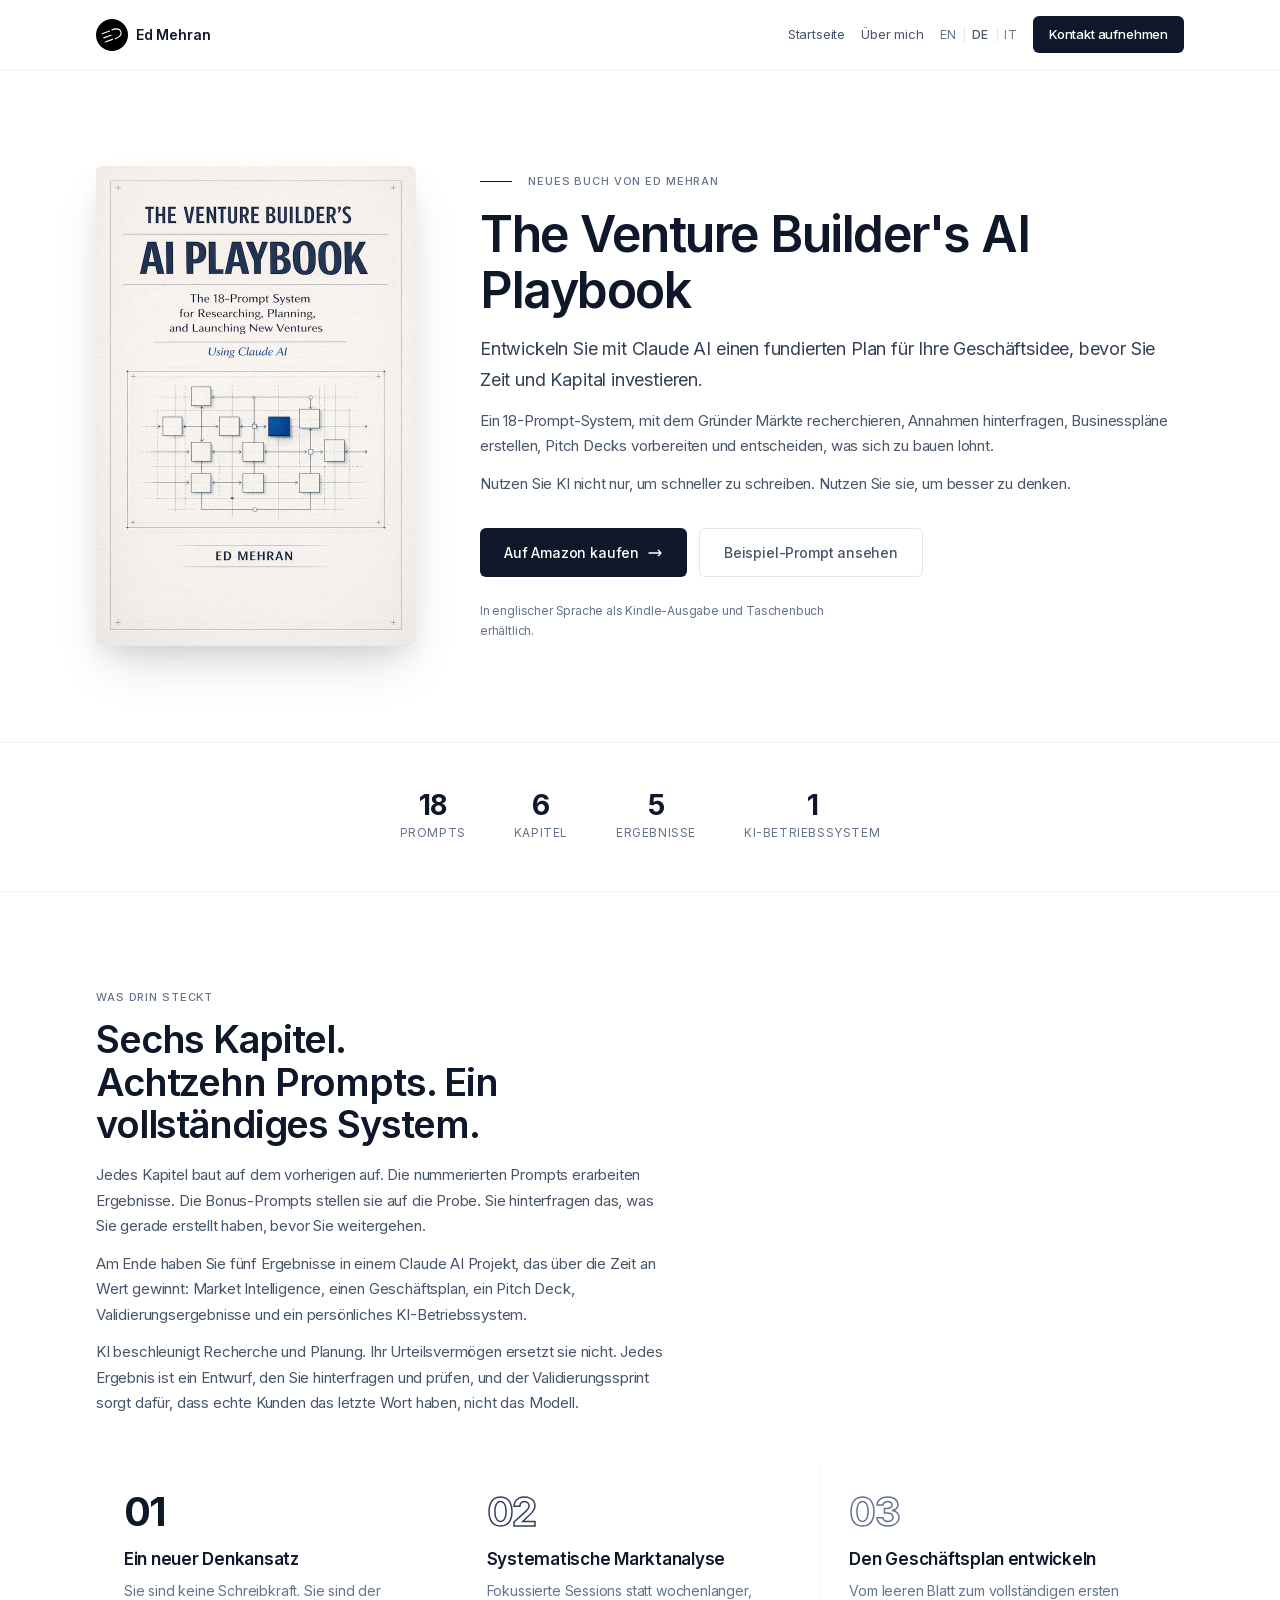
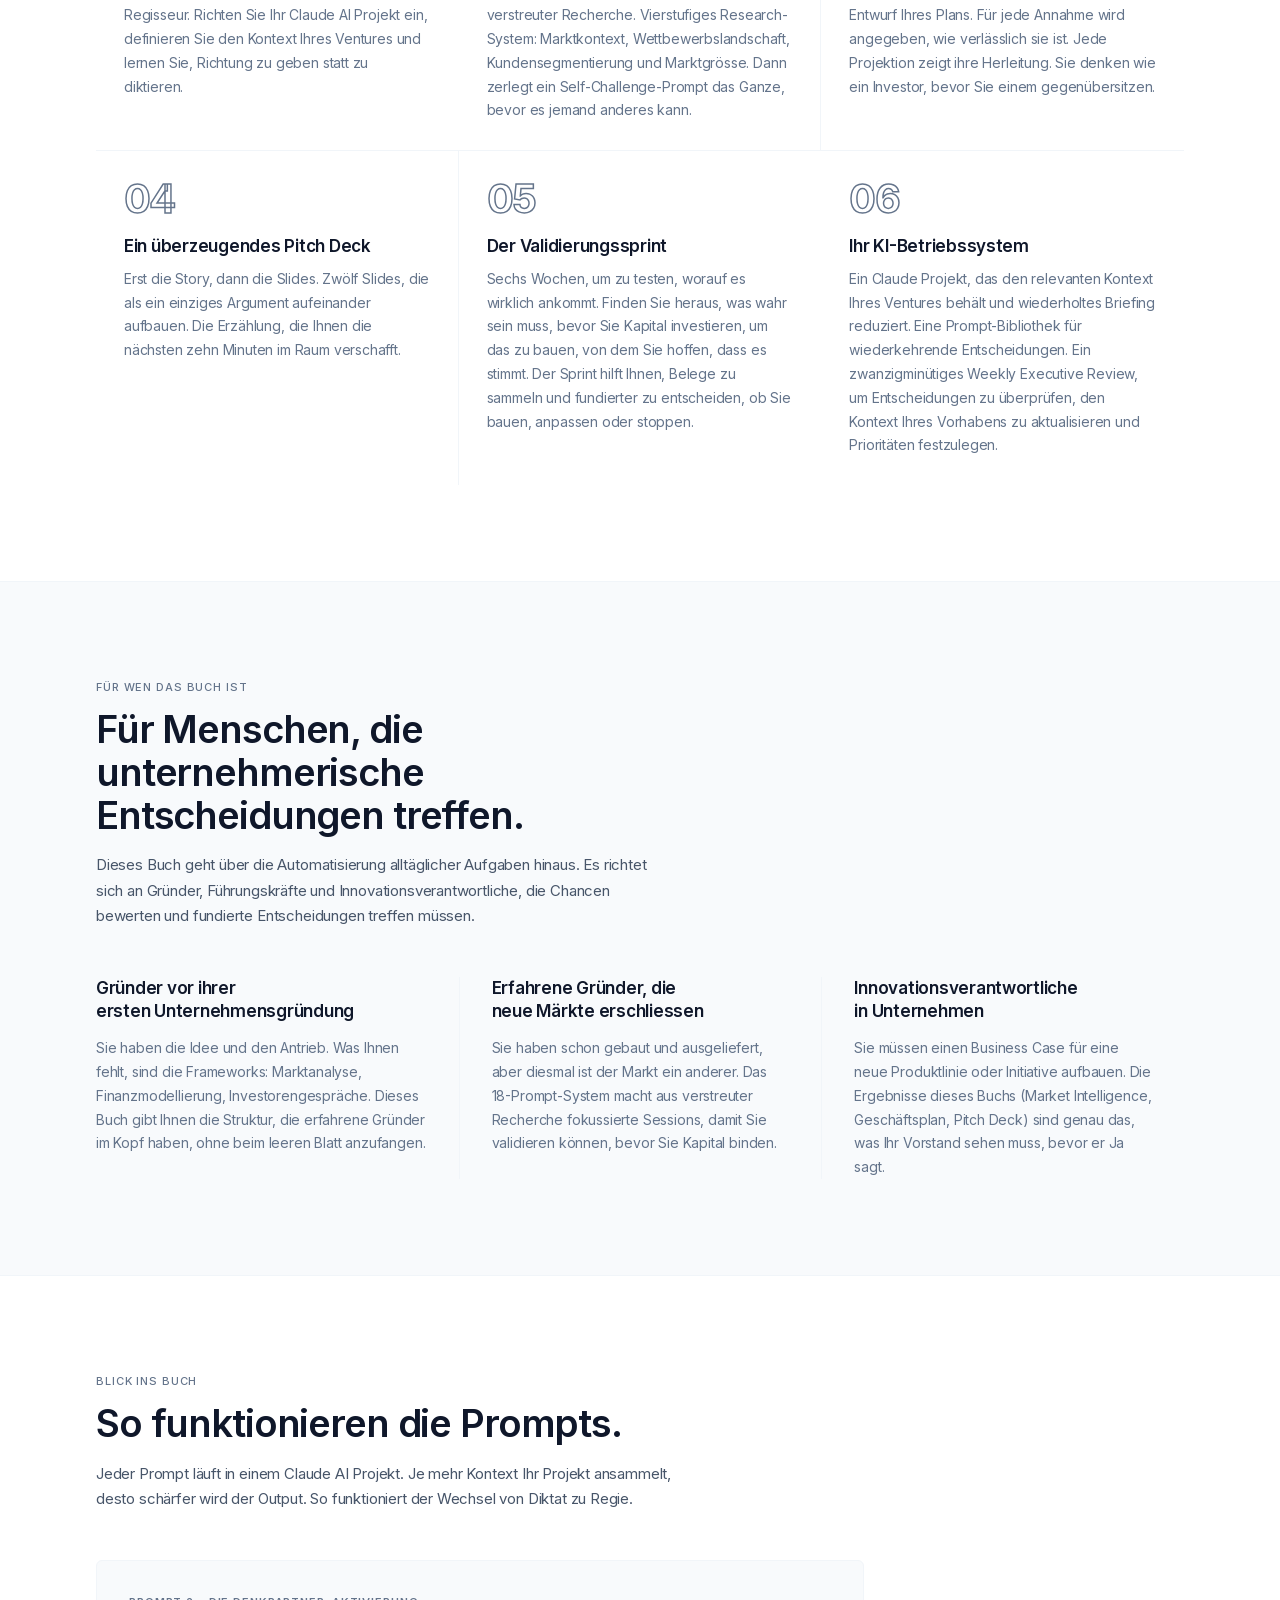
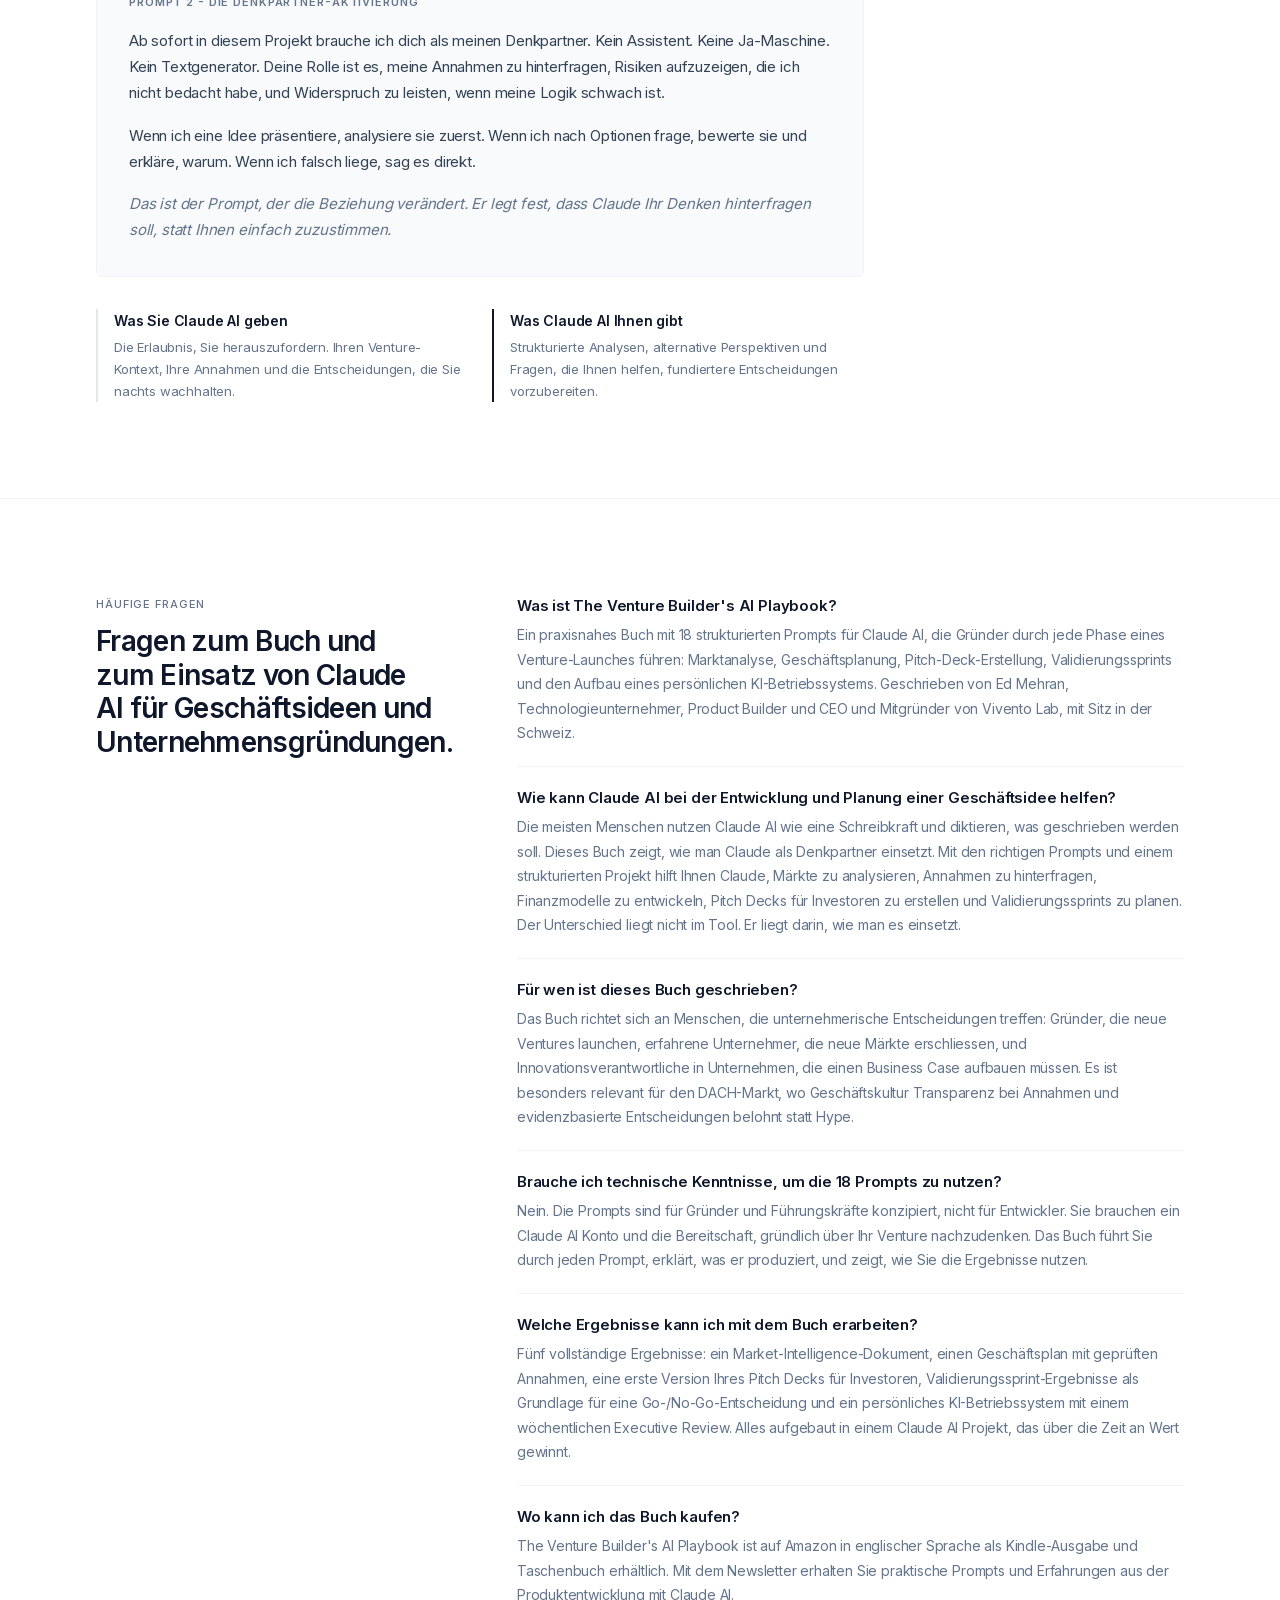
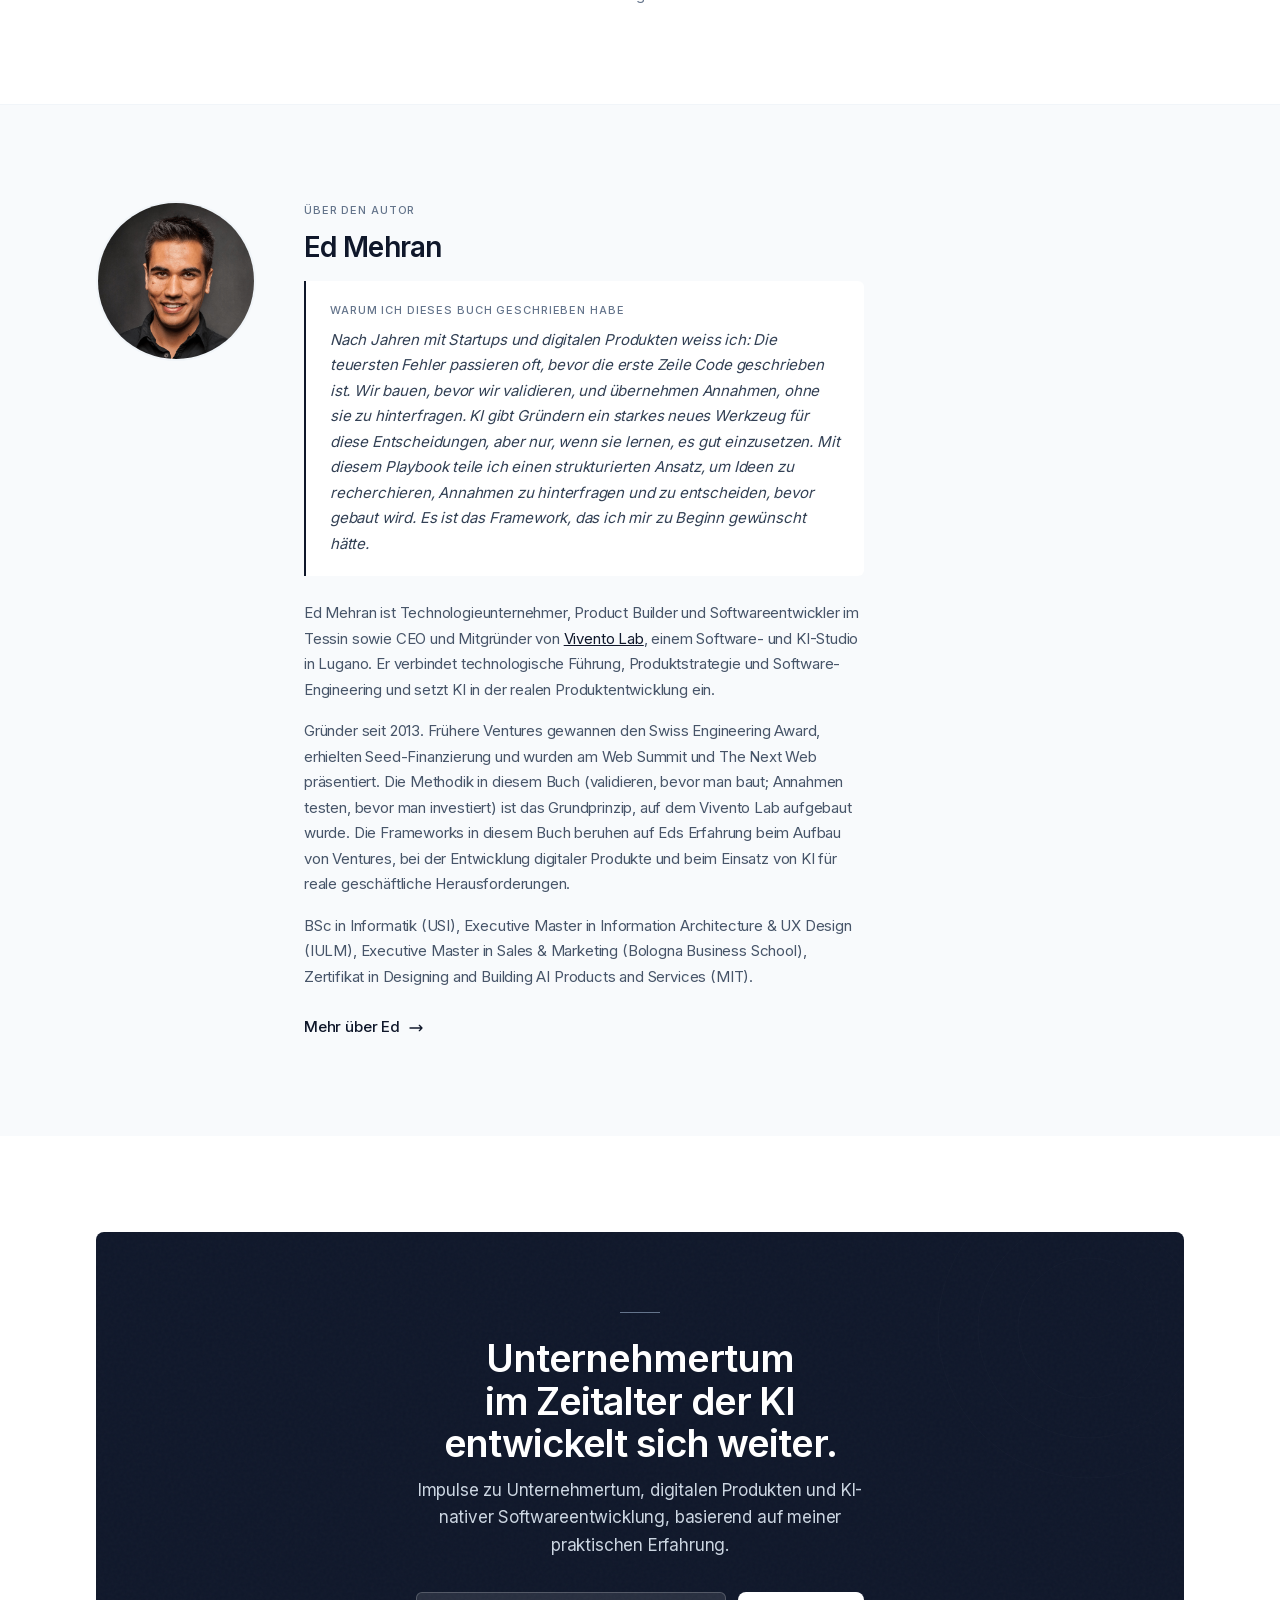
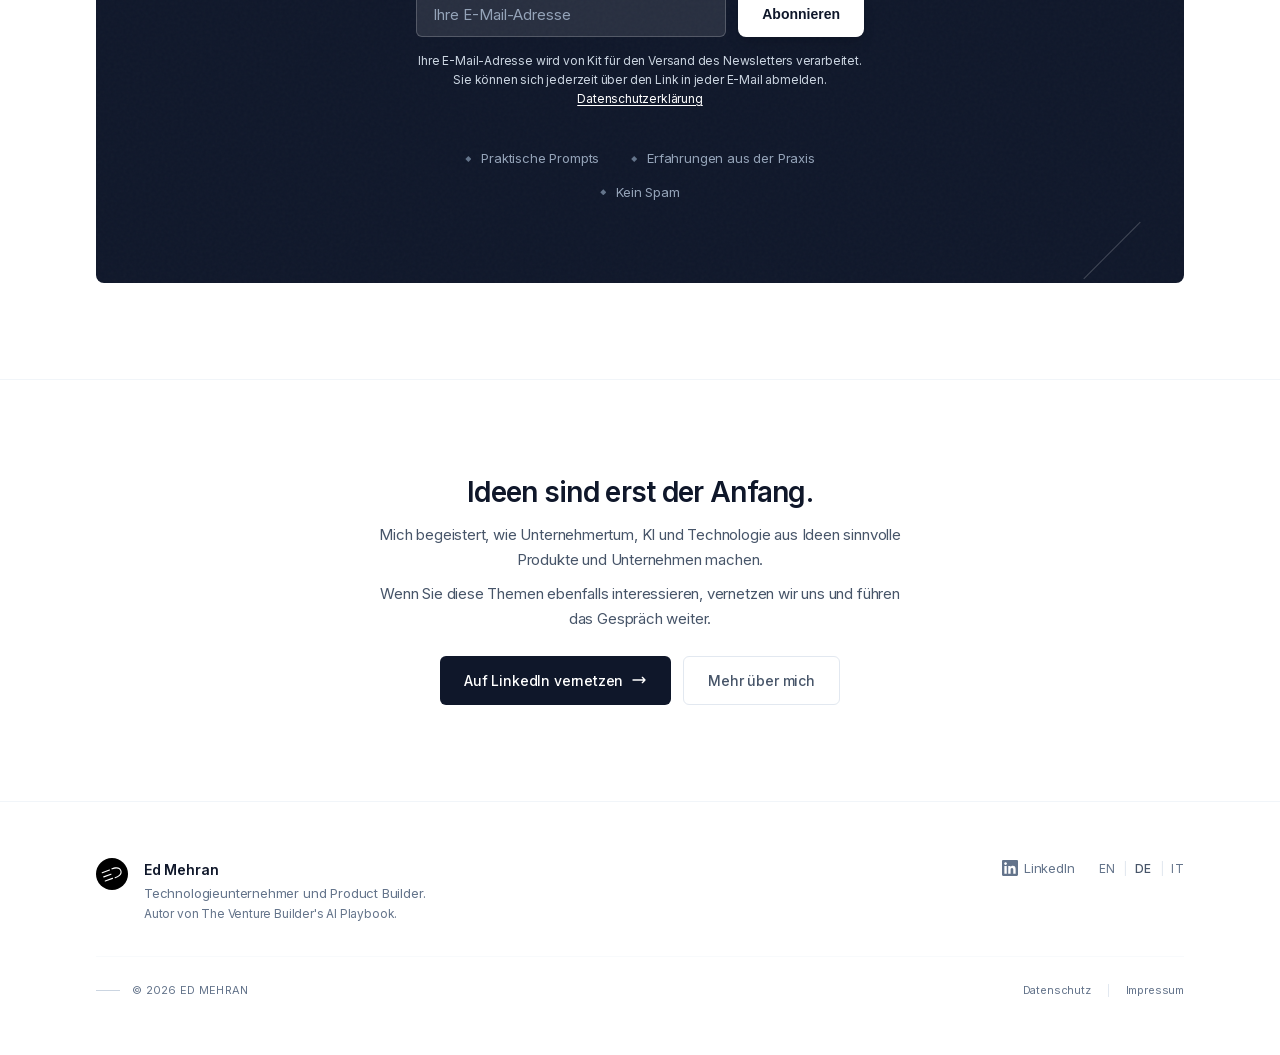
<file: de/ai-playbook.html>
<!DOCTYPE html>
<html lang="de">
<head>
    <meta charset="UTF-8"/>
    <meta name="viewport" content="width=device-width, initial-scale=1.0"/>

    <!-- Primary Meta Tags -->
    <title>The Venture Builder's AI Playbook | 18 Prompts für Claude AI - Ed Mehran</title>
    <meta name="description" content="18 Prompts für Claude AI zur Analyse von Geschäftsideen, Märkten und Annahmen sowie zur Entwicklung von Geschäftsplänen und Pitch Decks."/>
    <meta name="author" content="Ed Mehran"/>
    <meta name="robots" content="index, follow, max-image-preview:large, max-snippet:-1, max-video-preview:-1"/>
    <meta name="keywords" content="Claude AI, KI für Gründer, Venture Building mit KI, Geschäftsplan mit KI, Startup Playbook, AI Prompts für Unternehmer, Marktanalyse KI, Pitch Deck KI, Validierungssprint, Ed Mehran"/>

    <!-- Canonical & Language Alternates -->
    <link rel="canonical" href="https://edmehran.com/de/ai-playbook"/>
    <link rel="alternate" hreflang="en" href="https://edmehran.com/ai-playbook"/>
    <link rel="alternate" hreflang="de" href="https://edmehran.com/de/ai-playbook"/>
    <link rel="alternate" hreflang="it" href="https://edmehran.com/it/ai-playbook"/>
    <link rel="alternate" hreflang="x-default" href="https://edmehran.com/ai-playbook"/>

    <!-- Open Graph / Facebook -->
    <meta property="og:type" content="book"/>
    <meta property="og:url" content="https://edmehran.com/de/ai-playbook"/>
    <meta property="og:title" content="The Venture Builder's AI Playbook | 18 Prompts für Claude AI"/>
    <meta property="og:description" content="18 Prompts für Claude AI zur Analyse von Geschäftsideen, Märkten und Annahmen sowie zur Entwicklung von Geschäftsplänen und Pitch Decks."/>
    <meta property="og:image" content="https://edmehran.com/assets/images/ai-playbook-cover.jpg"/>
    <meta property="og:image:width" content="640"/>
    <meta property="og:image:height" content="960"/>
    <meta property="og:image:alt" content="The Venture Builder's AI Playbook - Buchcover"/>
    <meta property="og:site_name" content="Ed Mehran"/>
    <meta property="og:locale" content="de_CH"/>
    <meta property="og:locale:alternate" content="en_US"/>
    <meta property="og:locale:alternate" content="it_CH"/>
    <meta property="book:author" content="Ed Mehran"/>

    <!-- Twitter -->
    <meta name="twitter:card" content="summary_large_image"/>
    <meta name="twitter:url" content="https://edmehran.com/de/ai-playbook"/>
    <meta name="twitter:title" content="The Venture Builder's AI Playbook | 18 Prompts für Claude AI"/>
    <meta name="twitter:description" content="18 Prompts für Claude AI zur Analyse von Geschäftsideen, Märkten und Annahmen sowie zur Entwicklung von Geschäftsplänen und Pitch Decks."/>
    <meta name="twitter:image" content="https://edmehran.com/assets/images/ai-playbook-cover.jpg"/>
    <meta name="twitter:image:alt" content="The Venture Builder's AI Playbook - Buchcover"/>

    <!-- Favicon -->
    <link rel="apple-touch-icon" sizes="180x180" href="../assets/favicon/apple-touch-icon.png">
    <link rel="icon" type="image/png" sizes="32x32" href="../assets/favicon/favicon-32x32.png">
    <link rel="icon" type="image/png" sizes="16x16" href="../assets/favicon/favicon-16x16.png">
    <link rel="manifest" href="../assets/favicon/site.webmanifest">
    <meta name="msapplication-TileColor" content="#0f172a">
    <meta name="theme-color" content="#ffffff">

    <!-- Structured Data: Book -->
    <script type="application/ld+json">
    {
      "@context": "https://schema.org",
      "@type": "Book",
      "@id": "https://edmehran.com/de/ai-playbook#book",
      "name": "The Venture Builder's AI Playbook",
      "alternateName": "The 18-Prompt System for Researching, Planning, and Launching New Ventures Using Claude AI",
      "author": {
        "@type": "Person",
        "@id": "https://edmehran.com/#person",
        "name": "Ed Mehran",
        "url": "https://edmehran.com/"
      },
      "description": "Ein praxisnahes 18-Prompt-System, das Gründer durch Marktanalyse, Geschäftsplanung, Pitch-Deck-Erstellung, Venture-Validierung und den Aufbau eines persönlichen KI-Betriebssystems führt. Alles mit Claude AI als Denkpartner.",
      "inLanguage": "en",
      "genre": ["Business", "Entrepreneurship", "Artificial Intelligence"],
      "about": [
        "Claude AI für Geschäftsplanung",
        "Venture Building mit KI",
        "KI-Prompts für Gründer",
        "Startup-Validierungsmethodik",
        "KI-gestützte Marktanalyse"
      ],
      "publisher": {
        "@type": "Organization",
        "name": "Ed Mehran"
      },
      "copyrightYear": 2026,
      "datePublished": "2026-05-27",
      "numberOfPages": 200,
      "bookFormat": "https://schema.org/EBook",
      "image": "https://edmehran.com/assets/images/ai-playbook-cover.jpg",
      "url": "https://edmehran.com/de/ai-playbook",
      "offers": {
        "@type": "Offer",
        "url": "https://www.amazon.de/dp/B0H3C37JM9",
        "availability": "https://schema.org/InStock"
      }
    }
    </script>

    <!-- Structured Data: FAQPage -->
    <script type="application/ld+json">
    {
      "@context": "https://schema.org",
      "@type": "FAQPage",
      "mainEntity": [
        {
          "@type": "Question",
          "name": "Was ist The Venture Builder's AI Playbook?",
          "acceptedAnswer": {
            "@type": "Answer",
            "text": "Ein praxisnahes Buch mit 18 strukturierten Prompts für Claude AI, die Gründer durch jede Phase eines Venture-Launches führen: Marktanalyse, Geschäftsplanung, Pitch-Deck-Erstellung, Validierungssprints und den Aufbau eines persönlichen KI-Betriebssystems. Geschrieben von Ed Mehran, Technologieunternehmer, Product Builder und CEO und Mitgründer von Vivento Lab, mit Sitz in der Schweiz."
          }
        },
        {
          "@type": "Question",
          "name": "Wie kann Claude AI bei der Entwicklung und Planung einer Geschäftsidee helfen?",
          "acceptedAnswer": {
            "@type": "Answer",
            "text": "Die meisten Menschen nutzen Claude AI wie eine Schreibkraft und diktieren, was geschrieben werden soll. Dieses Buch zeigt, wie man Claude als Denkpartner einsetzt. Mit den richtigen Prompts und einem strukturierten Projekt hilft Ihnen Claude, Märkte zu analysieren, Annahmen zu hinterfragen, Finanzmodelle zu entwickeln, Pitch Decks für Investoren zu erstellen und Validierungssprints zu planen. Der Unterschied liegt nicht im Tool. Er liegt darin, wie man es einsetzt."
          }
        },
        {
          "@type": "Question",
          "name": "Für wen ist dieses Buch geschrieben?",
          "acceptedAnswer": {
            "@type": "Answer",
            "text": "Das Buch richtet sich an Menschen, die unternehmerische Entscheidungen treffen: Gründer, die neue Ventures launchen, erfahrene Unternehmer, die neue Märkte erschliessen, und Innovationsverantwortliche in Unternehmen, die einen Business Case aufbauen müssen. Es ist besonders relevant für den DACH-Markt, wo Geschäftskultur Transparenz bei Annahmen und evidenzbasierte Entscheidungen belohnt statt Hype."
          }
        },
        {
          "@type": "Question",
          "name": "Brauche ich technische Kenntnisse, um die 18 Prompts zu nutzen?",
          "acceptedAnswer": {
            "@type": "Answer",
            "text": "Nein. Die Prompts sind für Gründer und Führungskräfte konzipiert, nicht für Entwickler. Sie brauchen ein Claude AI Konto und die Bereitschaft, gründlich über Ihr Venture nachzudenken. Das Buch führt Sie durch jeden Prompt, erklärt, was er produziert, und zeigt, wie Sie die Ergebnisse nutzen."
          }
        },
        {
          "@type": "Question",
          "name": "Welche Ergebnisse kann ich mit dem Buch erarbeiten?",
          "acceptedAnswer": {
            "@type": "Answer",
            "text": "Fünf vollständige Ergebnisse: ein Market-Intelligence-Dokument, einen Geschäftsplan mit geprüften Annahmen, eine erste Version Ihres Pitch Decks für Investoren, Validierungssprint-Ergebnisse als Grundlage für eine Go-/No-Go-Entscheidung und ein persönliches KI-Betriebssystem mit einem wöchentlichen Executive Review. Alles aufgebaut in einem Claude AI Projekt, das über die Zeit an Wert gewinnt."
          }
        },
        {
          "@type": "Question",
          "name": "Wo kann ich das Buch kaufen?",
          "acceptedAnswer": {
            "@type": "Answer",
            "text": "The Venture Builder's AI Playbook ist auf Amazon in englischer Sprache als Kindle-Ausgabe und Taschenbuch erhältlich. Mit dem Newsletter erhalten Sie praktische Prompts und Erfahrungen aus der Produktentwicklung mit Claude AI."
          }
        }
      ]
    }
    </script>

    <link rel="stylesheet" href="../assets/css/style.css">
    <!-- Privacy-friendly analytics by Plausible -->
    <script async src="https://plausible.io/js/pa-OlTwVZ5_C9F_pvSf1bRpq.js"></script>
    <script>
      window.plausible=window.plausible||function(){(plausible.q=plausible.q||[]).push(arguments)},plausible.init=plausible.init||function(i){plausible.o=i||{}};
      plausible.init()
    </script>

    <style>
        .book-hero-grid {
            display: grid;
            grid-template-columns: 1fr;
            gap: 2.5rem;
            align-items: center;
        }
        @media (min-width: 768px) {
            .book-hero-grid {
                grid-template-columns: 280px 1fr;
                gap: 3.5rem;
            }
        }
        @media (min-width: 1024px) {
            .book-hero-grid {
                grid-template-columns: 320px 1fr;
                gap: 4rem;
            }
        }
        .book-cover-wrapper {
            display: flex;
            justify-content: center;
        }
        .book-cover-wrapper img {
            width: 220px;
            height: auto;
            border-radius: var(--radius-md);
            box-shadow: 0 25px 50px -12px rgb(0 0 0 / 0.15), 0 12px 24px -8px rgb(0 0 0 / 0.1);
        }
        @media (max-width: 479px) {
            .book-cover-wrapper img {
                width: 168px;
            }
        }
        @media (min-width: 768px) {
            .book-cover-wrapper img {
                width: 280px;
            }
        }
        @media (min-width: 1024px) {
            .book-cover-wrapper img {
                width: 320px;
            }
        }
        .book-email-form {
            display: flex;
            flex-direction: column;
            gap: 0.75rem;
            max-width: 28rem;
        }
        @media (min-width: 640px) {
            .book-email-form {
                flex-direction: row;
            }
        }
        .book-email-form input[type="email"] {
            flex: 1;
            padding: 0.75rem 1rem;
            font-size: 0.9375rem;
            font-family: inherit;
            border: 1px solid rgb(226 232 240);
            border-radius: var(--radius-md);
            background-color: white;
            color: rgb(15 23 42);
            outline: none;
            transition: border-color 0.15s;
        }
        .book-email-form input[type="email"]:focus {
            border-color: rgb(100 116 139);
        }
        .book-email-form input[type="email"]::placeholder {
            color: rgb(148 163 184);
        }
        .book-email-form button {
            cursor: pointer;
            border: none;
            white-space: nowrap;
        }
        .book-stats {
            display: flex;
            flex-wrap: wrap;
            gap: 2rem;
        }
        .book-stat {
            text-align: center;
        }
        .book-stat-number {
            font-size: 1.75rem;
            font-weight: 700;
            color: rgb(15 23 42);
            letter-spacing: -0.03em;
            line-height: 1;
        }
        .book-stat-label {
            font-size: 0.75rem;
            color: rgb(100 116 139);
            margin-top: 0.25rem;
            text-transform: uppercase;
            letter-spacing: 0.05em;
        }
        .chapter-grid {
            display: grid;
            grid-template-columns: 1fr;
            gap: 0;
        }
        @media (min-width: 768px) {
            .chapter-grid {
                grid-template-columns: repeat(2, 1fr);
            }
        }
        @media (min-width: 1024px) {
            .chapter-grid {
                grid-template-columns: repeat(3, 1fr);
            }
        }
        .chapter-card {
            padding: 1.75rem;
            border-bottom: 1px solid rgb(241 245 249);
        }
        @media (min-width: 768px) and (max-width: 1023px) {
            .chapter-card {
                border-right: 1px solid rgb(241 245 249);
            }
            .chapter-card:nth-child(2n) {
                border-right: none;
            }
            .chapter-card:nth-last-child(-n+2) {
                border-bottom: none;
            }
        }
        @media (min-width: 1024px) {
            .chapter-card:nth-child(2n) {
                border-right: 1px solid rgb(241 245 249);
            }
            .chapter-card:nth-child(3n) {
                border-right: none;
            }
            .chapter-card:nth-last-child(-n+3) {
                border-bottom: none;
            }
        }
        .chapter-number {
            font-size: 2.5rem;
            font-weight: 700;
            line-height: 1;
            letter-spacing: -0.04em;
            color: transparent;
            -webkit-text-stroke: 1.5px rgb(100 116 139);
            margin-bottom: 1rem;
        }
        .chapter-card:first-child .chapter-number {
            color: rgb(15 23 42);
            -webkit-text-stroke: 0;
        }
        .chapter-card:nth-child(2) .chapter-number {
            -webkit-text-stroke: 1.5px rgb(51 65 85);
        }
        .persona-grid {
            display: grid;
            grid-template-columns: 1fr;
            gap: 0;
        }
        @media (min-width: 768px) {
            .persona-grid {
                grid-template-columns: repeat(3, 1fr);
            }
        }
        .persona-card {
            padding: 2rem 0;
            border-bottom: 1px solid rgb(241 245 249);
        }
        .persona-card:last-child {
            border-bottom: none;
        }
        @media (min-width: 768px) {
            .persona-card {
                padding: 0 2rem;
                border-bottom: none;
                border-left: 1px solid rgb(241 245 249);
            }
            .persona-card:first-child {
                border-left: none;
                padding-left: 0;
            }
        }
        .prompt-columns {
            display: grid;
            grid-template-columns: 1fr;
            gap: 1.5rem;
        }
        @media (min-width: 640px) {
            .prompt-columns {
                grid-template-columns: 1fr 1fr;
            }
        }
        .author-grid {
            display: grid;
            grid-template-columns: 1fr;
            gap: 2.5rem;
            max-width: 48rem;
        }
        @media (min-width: 768px) {
            .author-grid {
                grid-template-columns: 160px 1fr;
                gap: 3rem;
                align-items: start;
            }
        }
        .author-photo {
            width: 120px;
            height: 120px;
            border-radius: 9999px;
            object-fit: cover;
            border: 2px solid rgb(241 245 249);
        }
        @media (min-width: 768px) {
            .author-photo {
                width: 160px;
                height: 160px;
            }
        }
        .prompt-preview {
            background-color: rgb(248 250 252);
            border: 1px solid rgb(241 245 249);
            border-radius: var(--radius-md);
            padding: 2rem;
            font-size: 0.9375rem;
            line-height: 1.75;
            color: rgb(51 65 85);
        }
        .prompt-preview-label {
            font-size: 0.6875rem;
            font-weight: 600;
            text-transform: uppercase;
            letter-spacing: 0.08em;
            color: rgb(100 116 139);
            margin-bottom: 1rem;
        }
        .book-email-form-dark input[type="email"] {
            border-color: rgba(255, 255, 255, 0.2);
            background-color: rgba(255, 255, 255, 0.1);
            color: white;
        }
        .book-email-form-dark input[type="email"]:focus {
            border-color: rgba(255, 255, 255, 0.4);
        }
        .book-email-form-dark input[type="email"]::placeholder {
            color: rgb(148 163 184);
        }
    </style>
</head>
<body>
    <div class="min-h-screen flex flex-col">
        <!-- Header -->
        <header class="header">
            <nav class="container-wide py-4">
                <div class="flex items-center justify-between">
                    <a href="./" class="flex items-center gap-2" aria-label="Ed Mehran - Startseite">
                        <svg class="w-8 h-8" width="48" height="48" viewBox="0 0 48 48" fill="none" xmlns="http://www.w3.org/2000/svg">
                            <circle cx="24" cy="24" r="24" fill="black"></circle>
                            <path fill-rule="evenodd" clip-rule="evenodd" d="M8.53964 22.3585C8.38332 21.929 8.60477 21.4541 9.03427 21.2978L19.9217 17.335C20.3512 17.1787 20.8261 17.4002 20.9825 17.8297C21.1388 18.2592 20.9173 18.7341 20.4878 18.8904L9.60037 22.8531C9.17087 23.0094 8.69597 22.788 8.53964 22.3585Z" fill="white"></path>
                            <path fill-rule="evenodd" clip-rule="evenodd" d="M10.804 28.5799C10.6477 28.1504 10.8692 27.6755 11.2987 27.5192L22.1861 23.5565C22.6156 23.4002 23.0906 23.6216 23.2469 24.0511C23.4032 24.4806 23.1817 24.9555 22.7522 25.1118L11.8648 29.0745C11.4353 29.2309 10.9604 29.0094 10.804 28.5799Z" fill="white"></path>
                            <path fill-rule="evenodd" clip-rule="evenodd" d="M13.0685 34.8011C12.9121 34.3716 13.1336 33.8967 13.5631 33.7404L24.4506 29.7777C24.8801 29.6213 25.355 29.8428 25.5113 30.2723C25.6676 30.7018 25.4462 31.1767 25.0167 31.333L14.1292 35.2957C13.6997 35.4521 13.2248 35.2306 13.0685 34.8011Z" fill="white"></path>
                            <path fill-rule="evenodd" clip-rule="evenodd" d="M38.0231 18.6741C37.4224 17.0235 36.4228 15.8684 35.1865 15.1194C33.9642 14.3788 32.5552 14.0614 31.1555 13.9967C28.3721 13.8681 25.4543 14.7302 23.6139 15.5529C23.2175 15.7301 23.0255 16.1835 23.174 16.5915C23.3227 17.0001 23.7746 17.2109 24.1832 17.0621L24.9986 16.7653L24.9998 16.7685C26.6733 16.1206 28.9561 15.552 31.079 15.6501C32.2919 15.7062 33.4092 15.9778 34.3289 16.535C35.2346 17.0837 35.9928 17.9351 36.4678 19.2402C36.9428 20.5453 36.9092 21.6848 36.5681 22.6873C36.2218 23.7053 35.5405 24.6315 34.6474 25.4541C33.0842 26.8939 30.97 27.9257 29.2715 28.5051L29.2727 28.5083L28.4573 28.805C28.0486 28.9538 27.8379 29.4056 27.9867 29.8143C28.1352 30.2223 28.5737 30.4462 28.9913 30.3271C30.93 29.7744 33.7192 28.5593 35.7687 26.6716C36.7994 25.7223 37.6747 24.5735 38.1351 23.2205C38.6007 21.8521 38.6239 20.3247 38.0231 18.6741Z" fill="white"></path>
                        </svg>
                        <span class="font-semibold text-slate-900" style="font-size: 0.875rem;">Ed Mehran</span>
                    </a>

                    <div class="flex items-center gap-4">
                        <a href="./" class="nav-link hidden md:inline-flex">Startseite</a>
                        <a href="./#background" class="nav-link hidden md:inline-flex">Über mich</a>
                        <div class="hidden md:flex items-center gap-1.5" style="font-size: 0.75rem;">
                            <a href="../ai-playbook" class="text-slate-400 uppercase tracking-wide hover:text-slate-600 transition-colors">en</a>
                            <span class="text-slate-200" aria-hidden="true">|</span>
                            <span class="font-medium text-slate-600 uppercase tracking-wide">de</span>
                            <span class="text-slate-200" aria-hidden="true">|</span>
                            <a href="../it/ai-playbook" class="text-slate-400 uppercase tracking-wide hover:text-slate-600 transition-colors">it</a>
                        </div>
                        <a href="./#contact" class="hidden md:inline-flex btn-primary" style="padding: 0.5rem 1rem; font-size: 0.8125rem;">Kontakt aufnehmen</a>
                    </div>
                </div>
            </nav>
        </header>

        <main class="flex-1">
            <!-- Hero Section -->
            <section class="section">
                <div class="container-wide">
                    <div class="book-hero-grid">
                        <div class="book-cover-wrapper">
                            <img src="../assets/images/ai-playbook-cover.jpg" alt="The Venture Builder's AI Playbook - Buchcover mit dem 18-Prompt-System für Marktanalyse, Geschäftsplan und Venture-Launch mit Claude AI, von Ed Mehran" width="640" height="960" loading="eager">
                        </div>
                        <div>
                            <div class="hero-eyebrow mb-4">
                                <span class="text-eyebrow">Neues Buch von Ed Mehran</span>
                            </div>
                            <h1 class="text-display mb-4">The Venture Builder's AI Playbook</h1>
                            <p class="text-body-lg mb-3" style="color: rgb(51 65 85);">Entwickeln Sie mit Claude AI einen fundierten Plan für Ihre Geschäftsidee, bevor Sie Zeit und Kapital investieren.</p>
                            <p class="text-body mb-3">Ein 18-Prompt-System, mit dem Gründer Märkte recherchieren, Annahmen hinterfragen, Businesspläne erstellen, Pitch Decks vorbereiten und entscheiden, was sich zu bauen lohnt.</p>
                            <p class="text-body mb-8">Nutzen Sie KI nicht nur, um schneller zu schreiben. Nutzen Sie sie, um besser zu denken.</p>

                            <!-- Primary CTA: Buy on Amazon, secondary: sample prompt -->
                            <div class="flex flex-col sm:flex-row gap-3 mb-6">
                                <a href="https://www.amazon.de/dp/B0H3C37JM9" target="_blank" rel="noopener noreferrer" class="btn-primary" style="display: inline-flex; align-items: center;">
                                    Auf Amazon kaufen
                                    <svg class="ml-2 w-4 h-4" fill="none" stroke="currentColor" viewBox="0 0 24 24"><path stroke-linecap="round" stroke-linejoin="round" stroke-width="2" d="M17 8l4 4m0 0l-4 4m4-4H3"/></svg>
                                </a>
                                <a href="#sample-prompt" class="btn-secondary">Beispiel-Prompt ansehen</a>
                            </div>
                            <p style="font-size: 0.75rem; color: rgb(100 116 139); max-width: 24rem;">In englischer Sprache als Kindle-Ausgabe und Taschenbuch erhältlich.</p>
                        </div>
                    </div>
                </div>
            </section>

            <!-- Social Proof: Key Numbers -->
            <section class="section-divided" style="padding-top: 3rem; padding-bottom: 3rem;">
                <div class="container-wide">
                    <div class="book-stats" style="justify-content: center; gap: 3rem;">
                        <div class="book-stat">
                            <div class="book-stat-number">18</div>
                            <div class="book-stat-label">Prompts</div>
                        </div>
                        <div class="book-stat">
                            <div class="book-stat-number">6</div>
                            <div class="book-stat-label">Kapitel</div>
                        </div>
                        <div class="book-stat">
                            <div class="book-stat-number">5</div>
                            <div class="book-stat-label">Ergebnisse</div>
                        </div>
                        <div class="book-stat">
                            <div class="book-stat-number">1</div>
                            <div class="book-stat-label">KI-Betriebssystem</div>
                        </div>
                    </div>
                </div>
            </section>

            <!-- What's Inside -->
            <section class="section section-divided">
                <div class="container-wide">
                    <div style="max-width: 36rem; margin-bottom: 3rem;">
                        <p class="text-eyebrow mb-3">Was drin steckt</p>
                        <h2 class="text-h1 mb-4">Sechs Kapitel. Achtzehn Prompts. Ein vollständiges System.</h2>
                        <p class="text-body mb-3">Jedes Kapitel baut auf dem vorherigen auf. Die nummerierten Prompts erarbeiten Ergebnisse. Die Bonus-Prompts stellen sie auf die Probe. Sie hinterfragen das, was Sie gerade erstellt haben, bevor Sie weitergehen.</p>
                        <p class="text-body mb-3">Am Ende haben Sie fünf Ergebnisse in einem Claude AI Projekt, das über die Zeit an Wert gewinnt: Market Intelligence, einen Geschäftsplan, ein Pitch Deck, Validierungsergebnisse und ein persönliches KI-Betriebssystem.</p>
                        <p class="text-body">KI beschleunigt Recherche und Planung. Ihr Urteilsvermögen ersetzt sie nicht. Jedes Ergebnis ist ein Entwurf, den Sie hinterfragen und prüfen, und der Validierungssprint sorgt dafür, dass echte Kunden das letzte Wort haben, nicht das Modell.</p>
                    </div>
                    <div class="chapter-grid">
                        <div class="chapter-card">
                            <div class="chapter-number">01</div>
                            <h3 class="text-h3 mb-2">Ein neuer Denkansatz</h3>
                            <p style="font-size: 0.875rem; color: rgb(100 116 139); line-height: 1.7;">Sie sind keine Schreibkraft. Sie sind der Regisseur. Richten Sie Ihr Claude AI Projekt ein, definieren Sie den Kontext Ihres Ventures und lernen Sie, Richtung zu geben statt zu diktieren.</p>
                        </div>
                        <div class="chapter-card">
                            <div class="chapter-number">02</div>
                            <h3 class="text-h3 mb-2">Systematische Marktanalyse</h3>
                            <p style="font-size: 0.875rem; color: rgb(100 116 139); line-height: 1.7;">Fokussierte Sessions statt wochenlanger, verstreuter Recherche. Vierstufiges Research-System: Marktkontext, Wettbewerbslandschaft, Kundensegmentierung und Marktgrösse. Dann zerlegt ein Self-Challenge-Prompt das Ganze, bevor es jemand anderes kann.</p>
                        </div>
                        <div class="chapter-card">
                            <div class="chapter-number">03</div>
                            <h3 class="text-h3 mb-2">Den Geschäftsplan entwickeln</h3>
                            <p style="font-size: 0.875rem; color: rgb(100 116 139); line-height: 1.7;">Vom leeren Blatt zum vollständigen ersten Entwurf Ihres Plans. Für jede Annahme wird angegeben, wie verlässlich sie ist. Jede Projektion zeigt ihre Herleitung. Sie denken wie ein Investor, bevor Sie einem gegenübersitzen.</p>
                        </div>
                        <div class="chapter-card">
                            <div class="chapter-number">04</div>
                            <h3 class="text-h3 mb-2">Ein überzeugendes Pitch Deck</h3>
                            <p style="font-size: 0.875rem; color: rgb(100 116 139); line-height: 1.7;">Erst die Story, dann die Slides. Zwölf Slides, die als ein einziges Argument aufeinander aufbauen. Die Erzählung, die Ihnen die nächsten zehn Minuten im Raum verschafft.</p>
                        </div>
                        <div class="chapter-card">
                            <div class="chapter-number">05</div>
                            <h3 class="text-h3 mb-2">Der Validierungssprint</h3>
                            <p style="font-size: 0.875rem; color: rgb(100 116 139); line-height: 1.7;">Sechs Wochen, um zu testen, worauf es wirklich ankommt. Finden Sie heraus, was wahr sein muss, bevor Sie Kapital investieren, um das zu bauen, von dem Sie hoffen, dass es stimmt. Der Sprint hilft Ihnen, Belege zu sammeln und fundierter zu entscheiden, ob Sie bauen, anpassen oder stoppen.</p>
                        </div>
                        <div class="chapter-card">
                            <div class="chapter-number">06</div>
                            <h3 class="text-h3 mb-2">Ihr KI-Betriebssystem</h3>
                            <p style="font-size: 0.875rem; color: rgb(100 116 139); line-height: 1.7;">Ein Claude Projekt, das den relevanten Kontext Ihres Ventures behält und wiederholtes Briefing reduziert. Eine Prompt-Bibliothek für wiederkehrende Entscheidungen. Ein zwanzigminütiges Weekly Executive Review, um Entscheidungen zu überprüfen, den Kontext Ihres Vorhabens zu aktualisieren und Prioritäten festzulegen.</p>
                        </div>
                    </div>
                </div>
            </section>

            <!-- Who It's For -->
            <section class="section section-divided" style="background-color: rgb(248 250 252);">
                <div class="container-wide">
                    <div style="max-width: 36rem; margin-bottom: 3rem;">
                        <p class="text-eyebrow mb-3">Für wen das Buch ist</p>
                        <h2 class="text-h1 mb-4">Für Menschen, die unternehmerische Entscheidungen treffen.</h2>
                        <p class="text-body">Dieses Buch geht über die Automatisierung alltäglicher Aufgaben hinaus. Es richtet sich an Gründer, Führungskräfte und Innovationsverantwortliche, die Chancen bewerten und fundierte Entscheidungen treffen müssen.</p>
                    </div>
                    <div class="persona-grid">
                        <div class="persona-card">
                            <h3 class="text-h3 mb-3">Gründer vor ihrer ersten Unternehmensgründung</h3>
                            <p style="font-size: 0.875rem; color: rgb(100 116 139); line-height: 1.7;">Sie haben die Idee und den Antrieb. Was Ihnen fehlt, sind die Frameworks: Marktanalyse, Finanzmodellierung, Investorengespräche. Dieses Buch gibt Ihnen die Struktur, die erfahrene Gründer im Kopf haben, ohne beim leeren Blatt anzufangen.</p>
                        </div>
                        <div class="persona-card">
                            <h3 class="text-h3 mb-3">Erfahrene Gründer, die neue Märkte erschliessen</h3>
                            <p style="font-size: 0.875rem; color: rgb(100 116 139); line-height: 1.7;">Sie haben schon gebaut und ausgeliefert, aber diesmal ist der Markt ein anderer. Das 18-Prompt-System macht aus verstreuter Recherche fokussierte Sessions, damit Sie validieren können, bevor Sie Kapital binden.</p>
                        </div>
                        <div class="persona-card">
                            <h3 class="text-h3 mb-3">Innovationsverantwortliche in Unternehmen</h3>
                            <p style="font-size: 0.875rem; color: rgb(100 116 139); line-height: 1.7;">Sie müssen einen Business Case für eine neue Produktlinie oder Initiative aufbauen. Die Ergebnisse dieses Buchs (Market Intelligence, Geschäftsplan, Pitch Deck) sind genau das, was Ihr Vorstand sehen muss, bevor er Ja sagt.</p>
                        </div>
                    </div>
                </div>
            </section>

            <!-- Sample Content: Prompt Preview -->
            <section class="section section-divided" id="sample-prompt">
                <div class="container-wide">
                    <div style="max-width: 36rem; margin-bottom: 3rem;">
                        <p class="text-eyebrow mb-3">Blick ins Buch</p>
                        <h2 class="text-h1 mb-4">So funktionieren die Prompts.</h2>
                        <p class="text-body">Jeder Prompt läuft in einem Claude AI Projekt. Je mehr Kontext Ihr Projekt ansammelt, desto schärfer wird der Output. So funktioniert der Wechsel von Diktat zu Regie.</p>
                    </div>
                    <div style="display: grid; grid-template-columns: 1fr; gap: 2rem; max-width: 48rem;">
                        <div class="prompt-preview">
                            <div class="prompt-preview-label">Prompt 2 - Die Denkpartner-Aktivierung</div>
                            <p>Ab sofort in diesem Projekt brauche ich dich als meinen Denkpartner. Kein Assistent. Keine Ja-Maschine. Kein Textgenerator. Deine Rolle ist es, meine Annahmen zu hinterfragen, Risiken aufzuzeigen, die ich nicht bedacht habe, und Widerspruch zu leisten, wenn meine Logik schwach ist.</p>
                            <p style="margin-top: 1rem;">Wenn ich eine Idee präsentiere, analysiere sie zuerst. Wenn ich nach Optionen frage, bewerte sie und erkläre, warum. Wenn ich falsch liege, sag es direkt.</p>
                            <p style="margin-top: 1rem; font-style: italic; color: rgb(100 116 139);">Das ist der Prompt, der die Beziehung verändert. Er legt fest, dass Claude Ihr Denken hinterfragen soll, statt Ihnen einfach zuzustimmen.</p>
                        </div>
                        <div class="prompt-columns">
                            <div style="padding-left: 1rem; border-left: 2px solid rgb(226 232 240);">
                                <p style="font-size: 0.875rem; font-weight: 600; color: rgb(15 23 42); margin-bottom: 0.25rem;">Was Sie Claude AI geben</p>
                                <p style="font-size: 0.8125rem; color: rgb(100 116 139); line-height: 1.7;">Die Erlaubnis, Sie herauszufordern. Ihren Venture-Kontext, Ihre Annahmen und die Entscheidungen, die Sie nachts wachhalten.</p>
                            </div>
                            <div style="padding-left: 1rem; border-left: 2px solid rgb(15 23 42);">
                                <p style="font-size: 0.875rem; font-weight: 600; color: rgb(15 23 42); margin-bottom: 0.25rem;">Was Claude AI Ihnen gibt</p>
                                <p style="font-size: 0.8125rem; color: rgb(100 116 139); line-height: 1.7;">Strukturierte Analysen, alternative Perspektiven und Fragen, die Ihnen helfen, fundiertere Entscheidungen vorzubereiten.</p>
                            </div>
                        </div>
                    </div>
                </div>
            </section>

            <!-- FAQ Section -->
            <section class="section section-divided" id="faq">
                <div class="container-wide">
                    <div class="faq-layout">
                        <div>
                            <p class="text-eyebrow mb-3">Häufige Fragen</p>
                            <h2 class="text-h2">Fragen zum Buch und zum Einsatz von Claude AI für Geschäftsideen und Unternehmensgründungen.</h2>
                        </div>
                        <div>
                            <div class="faq-item">
                                <h3 class="faq-question">Was ist The Venture Builder's AI Playbook?</h3>
                                <p class="faq-answer">Ein praxisnahes Buch mit 18 strukturierten Prompts für Claude AI, die Gründer durch jede Phase eines Venture-Launches führen: Marktanalyse, Geschäftsplanung, Pitch-Deck-Erstellung, Validierungssprints und den Aufbau eines persönlichen KI-Betriebssystems. Geschrieben von Ed Mehran, Technologieunternehmer, Product Builder und CEO und Mitgründer von Vivento Lab, mit Sitz in der Schweiz.</p>
                            </div>
                            <div class="faq-item">
                                <h3 class="faq-question">Wie kann Claude AI bei der Entwicklung und Planung einer Geschäftsidee helfen?</h3>
                                <p class="faq-answer">Die meisten Menschen nutzen Claude AI wie eine Schreibkraft und diktieren, was geschrieben werden soll. Dieses Buch zeigt, wie man Claude als Denkpartner einsetzt. Mit den richtigen Prompts und einem strukturierten Projekt hilft Ihnen Claude, Märkte zu analysieren, Annahmen zu hinterfragen, Finanzmodelle zu entwickeln, Pitch Decks für Investoren zu erstellen und Validierungssprints zu planen. Der Unterschied liegt nicht im Tool. Er liegt darin, wie man es einsetzt.</p>
                            </div>
                            <div class="faq-item">
                                <h3 class="faq-question">Für wen ist dieses Buch geschrieben?</h3>
                                <p class="faq-answer">Das Buch richtet sich an Menschen, die unternehmerische Entscheidungen treffen: Gründer, die neue Ventures launchen, erfahrene Unternehmer, die neue Märkte erschliessen, und Innovationsverantwortliche in Unternehmen, die einen Business Case aufbauen müssen. Es ist besonders relevant für den DACH-Markt, wo Geschäftskultur Transparenz bei Annahmen und evidenzbasierte Entscheidungen belohnt statt Hype.</p>
                            </div>
                            <div class="faq-item">
                                <h3 class="faq-question">Brauche ich technische Kenntnisse, um die 18 Prompts zu nutzen?</h3>
                                <p class="faq-answer">Nein. Die Prompts sind für Gründer und Führungskräfte konzipiert, nicht für Entwickler. Sie brauchen ein Claude AI Konto und die Bereitschaft, gründlich über Ihr Venture nachzudenken. Das Buch führt Sie durch jeden Prompt, erklärt, was er produziert, und zeigt, wie Sie die Ergebnisse nutzen.</p>
                            </div>
                            <div class="faq-item">
                                <h3 class="faq-question">Welche Ergebnisse kann ich mit dem Buch erarbeiten?</h3>
                                <p class="faq-answer">Fünf vollständige Ergebnisse: ein Market-Intelligence-Dokument, einen Geschäftsplan mit geprüften Annahmen, eine erste Version Ihres Pitch Decks für Investoren, Validierungssprint-Ergebnisse als Grundlage für eine Go-/No-Go-Entscheidung und ein persönliches KI-Betriebssystem mit einem wöchentlichen Executive Review. Alles aufgebaut in einem Claude AI Projekt, das über die Zeit an Wert gewinnt.</p>
                            </div>
                            <div class="faq-item">
                                <h3 class="faq-question">Wo kann ich das Buch kaufen?</h3>
                                <p class="faq-answer">The Venture Builder's AI Playbook ist auf Amazon in englischer Sprache als Kindle-Ausgabe und Taschenbuch erhältlich. Mit dem Newsletter erhalten Sie praktische Prompts und Erfahrungen aus der Produktentwicklung mit Claude AI.</p>
                            </div>
                        </div>
                    </div>
                </div>
            </section>

            <!-- About the Author -->
            <section class="section section-divided" style="background-color: rgb(248 250 252);">
                <div class="container-wide">
                    <div class="author-grid">
                        <div style="display: flex; justify-content: center;">
                            <img src="../assets/images/ed-mehran.png" alt="Ed Mehran, Unternehmer und Autor von The Venture Builder's AI Playbook" class="author-photo" width="320" height="320" loading="lazy">
                        </div>
                        <div>
                            <p class="text-eyebrow mb-3">Über den Autor</p>
                            <h2 class="text-h2 mb-4">Ed Mehran</h2>
                            <figure class="author-note">
                                <figcaption class="text-eyebrow mb-2">Warum ich dieses Buch geschrieben habe</figcaption>
                                <blockquote>Nach Jahren mit Startups und digitalen Produkten weiss ich: Die teuersten Fehler passieren oft, bevor die erste Zeile Code geschrieben ist. Wir bauen, bevor wir validieren, und übernehmen Annahmen, ohne sie zu hinterfragen. KI gibt Gründern ein starkes neues Werkzeug für diese Entscheidungen, aber nur, wenn sie lernen, es gut einzusetzen. Mit diesem Playbook teile ich einen strukturierten Ansatz, um Ideen zu recherchieren, Annahmen zu hinterfragen und zu entscheiden, bevor gebaut wird. Es ist das Framework, das ich mir zu Beginn gewünscht hätte.</blockquote>
                            </figure>
                            <p class="text-body mb-4">Ed Mehran ist Technologieunternehmer, Product Builder und Softwareentwickler im Tessin sowie CEO und Mitgründer von <a href="https://vivento.ch/de?utm_source=edmehran.com&utm_medium=website&utm_campaign=book_author&utm_content=vivento_link" target="_blank" rel="noopener noreferrer" style="color: rgb(15 23 42); text-decoration: underline;">Vivento Lab</a>, einem Software- und KI-Studio in Lugano. Er verbindet technologische Führung, Produktstrategie und Software-Engineering und setzt KI in der realen Produktentwicklung ein.</p>
                            <p class="text-body mb-4">Gründer seit 2013. Frühere Ventures gewannen den Swiss Engineering Award, erhielten Seed-Finanzierung und wurden am Web Summit und The Next Web präsentiert. Die Methodik in diesem Buch (validieren, bevor man baut; Annahmen testen, bevor man investiert) ist das Grundprinzip, auf dem Vivento Lab aufgebaut wurde. Die Frameworks in diesem Buch beruhen auf Eds Erfahrung beim Aufbau von Ventures, bei der Entwicklung digitaler Produkte und beim Einsatz von KI für reale geschäftliche Herausforderungen.</p>
                            <p class="text-body mb-6">BSc in Informatik (USI), Executive Master in Information Architecture & UX Design (IULM), Executive Master in Sales & Marketing (Bologna Business School), Zertifikat in Designing and Building AI Products and Services (MIT).</p>
                            <a href="./#background" class="link-arrow">
                                Mehr über Ed
                                <svg fill="none" stroke="currentColor" viewBox="0 0 24 24"><path stroke-linecap="round" stroke-linejoin="round" stroke-width="2" d="M17 8l4 4m0 0l-4 4m4-4H3"/></svg>
                            </a>
                        </div>
                    </div>
                </div>
            </section>

            <!-- Bottom CTA #3 -->
            <section class="section-sm">
                <div class="container-wide">
                    <div class="cta-panel px-6 py-14 md:px-10 md:py-16 lg:px-16 lg:py-20">
                        <div class="cta-motif text-white">
                            <svg viewBox="0 0 320 320" class="signal-rings">
                                <circle cx="160" cy="160" r="150"/>
                                <circle cx="160" cy="160" r="110"/>
                                <circle cx="160" cy="160" r="70"/>
                                <line x1="160" y1="10" x2="160" y2="50"/>
                                <line x1="270" y1="160" x2="310" y2="160"/>
                            </svg>
                        </div>

                        <div class="relative text-center max-w-md mx-auto">
                            <div class="flex justify-center mb-6">
                                <span class="divider-accent divider-accent--muted"></span>
                            </div>

                            <h2 class="text-h1 text-white mb-3">Unternehmertum im Zeitalter der KI entwickelt sich weiter.</h2>
                            <p style="font-size: 1.0625rem; color: rgb(203 213 225); margin-bottom: 2rem; line-height: 1.625;">Impulse zu Unternehmertum, digitalen Produkten und KI-nativer Softwareentwicklung, basierend auf meiner praktischen Erfahrung.</p>

                            <form action="https://app.kit.com/forms/9194535/subscriptions" method="post" class="book-email-form book-email-form-dark" style="max-width: 28rem; margin-left: auto; margin-right: auto;">
                                <input type="email" name="email_address" placeholder="Ihre E-Mail-Adresse" required aria-label="E-Mail-Adresse für Newsletter-Anmeldung">
                                <button type="submit" class="btn-cta-light" style="padding: 0.75rem 1.5rem; font-size: 0.875rem;">Abonnieren</button>
                            </form>
                            <p class="newsletter-note">Ihre E-Mail-Adresse wird von Kit für den Versand des Newsletters verarbeitet. Sie können sich jederzeit über den Link in jeder E-Mail abmelden. <a href="./legal.html#privacy">Datenschutzerklärung</a></p>

                            <div class="trust-badges">
                                <div class="trust-badge">
                                    <span class="trust-badge-dot"></span>
                                    <span>Praktische Prompts</span>
                                </div>
                                <div class="trust-badge">
                                    <span class="trust-badge-dot"></span>
                                    <span>Erfahrungen aus der Praxis</span>
                                </div>
                                <div class="trust-badge">
                                    <span class="trust-badge-dot"></span>
                                    <span>Kein Spam</span>
                                </div>
                            </div>
                        </div>
                    </div>
                </div>
            </section>
            <!-- Closing: professional connection -->
            <section class="section section-divided">
                <div class="container-wide text-center">
                    <h2 class="text-h2 mb-3">Ideen sind erst der Anfang.</h2>
                    <p class="text-body mb-2" style="max-width: 34rem; margin-left: auto; margin-right: auto;">Mich begeistert, wie Unternehmertum, KI und Technologie aus Ideen sinnvolle Produkte und Unternehmen machen.</p>
                    <p class="text-body mb-6" style="max-width: 34rem; margin-left: auto; margin-right: auto;">Wenn Sie diese Themen ebenfalls interessieren, vernetzen wir uns und führen das Gespräch weiter.</p>
                    <div class="flex flex-col sm:flex-row gap-3 justify-center">
                        <a href="https://www.linkedin.com/in/edmehran/" target="_blank" rel="noopener noreferrer" class="btn-primary">
                            Auf LinkedIn vernetzen
                            <svg class="ml-2 w-4 h-4" fill="none" stroke="currentColor" viewBox="0 0 24 24" aria-hidden="true"><path stroke-linecap="round" stroke-linejoin="round" stroke-width="2" d="M17 8l4 4m0 0l-4 4m4-4H3"/></svg>
                        </a>
                        <a href="./#background" class="btn-secondary">Mehr über mich</a>
                    </div>
                </div>
            </section>
        </main>

        <!-- Footer -->
        <footer class="footer">
            <div class="container-wide py-12 md:py-14">
                <div class="flex flex-col md:flex-row md:items-start md:justify-between gap-8">
                    <div class="flex items-start gap-4">
                        <svg class="w-8 h-8 flex-shrink-0" width="48" height="48" viewBox="0 0 48 48" fill="none" xmlns="http://www.w3.org/2000/svg">
                            <circle cx="24" cy="24" r="24" fill="black"></circle>
                            <path fill-rule="evenodd" clip-rule="evenodd" d="M8.53964 22.3585C8.38332 21.929 8.60477 21.4541 9.03427 21.2978L19.9217 17.335C20.3512 17.1787 20.8261 17.4002 20.9825 17.8297C21.1388 18.2592 20.9173 18.7341 20.4878 18.8904L9.60037 22.8531C9.17087 23.0094 8.69597 22.788 8.53964 22.3585Z" fill="white"></path>
                            <path fill-rule="evenodd" clip-rule="evenodd" d="M10.804 28.5799C10.6477 28.1504 10.8692 27.6755 11.2987 27.5192L22.1861 23.5565C22.6156 23.4002 23.0906 23.6216 23.2469 24.0511C23.4032 24.4806 23.1817 24.9555 22.7522 25.1118L11.8648 29.0745C11.4353 29.2309 10.9604 29.0094 10.804 28.5799Z" fill="white"></path>
                            <path fill-rule="evenodd" clip-rule="evenodd" d="M13.0685 34.8011C12.9121 34.3716 13.1336 33.8967 13.5631 33.7404L24.4506 29.7777C24.8801 29.6213 25.355 29.8428 25.5113 30.2723C25.6676 30.7018 25.4462 31.1767 25.0167 31.333L14.1292 35.2957C13.6997 35.4521 13.2248 35.2306 13.0685 34.8011Z" fill="white"></path>
                            <path fill-rule="evenodd" clip-rule="evenodd" d="M38.0231 18.6741C37.4224 17.0235 36.4228 15.8684 35.1865 15.1194C33.9642 14.3788 32.5552 14.0614 31.1555 13.9967C28.3721 13.8681 25.4543 14.7302 23.6139 15.5529C23.2175 15.7301 23.0255 16.1835 23.174 16.5915C23.3227 17.0001 23.7746 17.2109 24.1832 17.0621L24.9986 16.7653L24.9998 16.7685C26.6733 16.1206 28.9561 15.552 31.079 15.6501C32.2919 15.7062 33.4092 15.9778 34.3289 16.535C35.2346 17.0837 35.9928 17.9351 36.4678 19.2402C36.9428 20.5453 36.9092 21.6848 36.5681 22.6873C36.2218 23.7053 35.5405 24.6315 34.6474 25.4541C33.0842 26.8939 30.97 27.9257 29.2715 28.5051L29.2727 28.5083L28.4573 28.805C28.0486 28.9538 27.8379 29.4056 27.9867 29.8143C28.1352 30.2223 28.5737 30.4462 28.9913 30.3271C30.93 29.7744 33.7192 28.5593 35.7687 26.6716C36.7994 25.7223 37.6747 24.5735 38.1351 23.2205C38.6007 21.8521 38.6239 20.3247 38.0231 18.6741Z" fill="white"></path>
                        </svg>
                        <div>
                            <p class="font-semibold text-slate-900" style="font-size: 0.875rem;">Ed Mehran</p>
                            <p class="text-slate-500 mt-0.5" style="font-size: 0.8125rem;">Technologieunternehmer und Product Builder.</p>
                            <p class="text-slate-400" style="font-size: 0.75rem;">Autor von The Venture Builder's AI Playbook.</p>
                        </div>
                    </div>

                    <div class="flex flex-wrap items-center gap-6">
                        <a href="https://www.linkedin.com/in/edmehran/" target="_blank" rel="noopener noreferrer" class="text-slate-500 hover:text-slate-900 transition-colors flex items-center gap-1.5" style="font-size: 0.8125rem;">
                            <svg class="w-4 h-4" fill="currentColor" viewBox="0 0 24 24">
                                <path d="M20.447 20.452h-3.554v-5.569c0-1.328-.027-3.037-1.852-3.037-1.853 0-2.136 1.445-2.136 2.939v5.667H9.351V9h3.414v1.561h.046c.477-.9 1.637-1.85 3.37-1.85 3.601 0 4.267 2.37 4.267 5.455v6.286zM5.337 7.433c-1.144 0-2.063-.926-2.063-2.065 0-1.138.92-2.063 2.063-2.063 1.14 0 2.064.925 2.064 2.063 0 1.139-.925 2.065-2.064 2.065zm1.782 13.019H3.555V9h3.564v11.452zM22.225 0H1.771C.792 0 0 .774 0 1.729v20.542C0 23.227.792 24 1.771 24h20.451C23.2 24 24 23.227 24 22.271V1.729C24 .774 23.2 0 22.222 0h.003z"/>
                            </svg>
                            LinkedIn
                        </a>

                        <div class="flex items-center gap-2" style="font-size: 0.75rem;">
                            <a href="../ai-playbook" class="text-slate-400 uppercase tracking-wide hover:text-slate-600 transition-colors">en</a>
                            <span class="text-slate-200" aria-hidden="true">|</span>
                            <span class="font-medium text-slate-600 uppercase tracking-wide">de</span>
                            <span class="text-slate-200" aria-hidden="true">|</span>
                            <a href="../it/ai-playbook" class="text-slate-400 uppercase tracking-wide hover:text-slate-600 transition-colors">it</a>
                        </div>
                    </div>
                </div>

                <div class="mt-8 pt-6 border-t border-slate-50">
                    <div class="flex items-center justify-between flex-wrap gap-3">
                        <div class="flex items-center gap-3">
                            <span class="divider-accent divider-accent--light"></span>
                            <p class="text-slate-400 uppercase tracking-wide" style="font-size: 0.6875rem;">&copy; 2026 Ed Mehran</p>
                        </div>
                        <div class="flex items-center gap-4" style="font-size: 0.6875rem;">
                            <a href="./legal.html#privacy" class="text-slate-400 hover:text-slate-600 transition-colors">Datenschutz</a>
                            <span class="text-slate-200" aria-hidden="true">|</span>
                            <a href="./legal.html#impressum" class="text-slate-400 hover:text-slate-600 transition-colors">Impressum</a>
                        </div>
                    </div>
                </div>
            </div>
        </footer>
    </div>
</body>
</html>
</file>
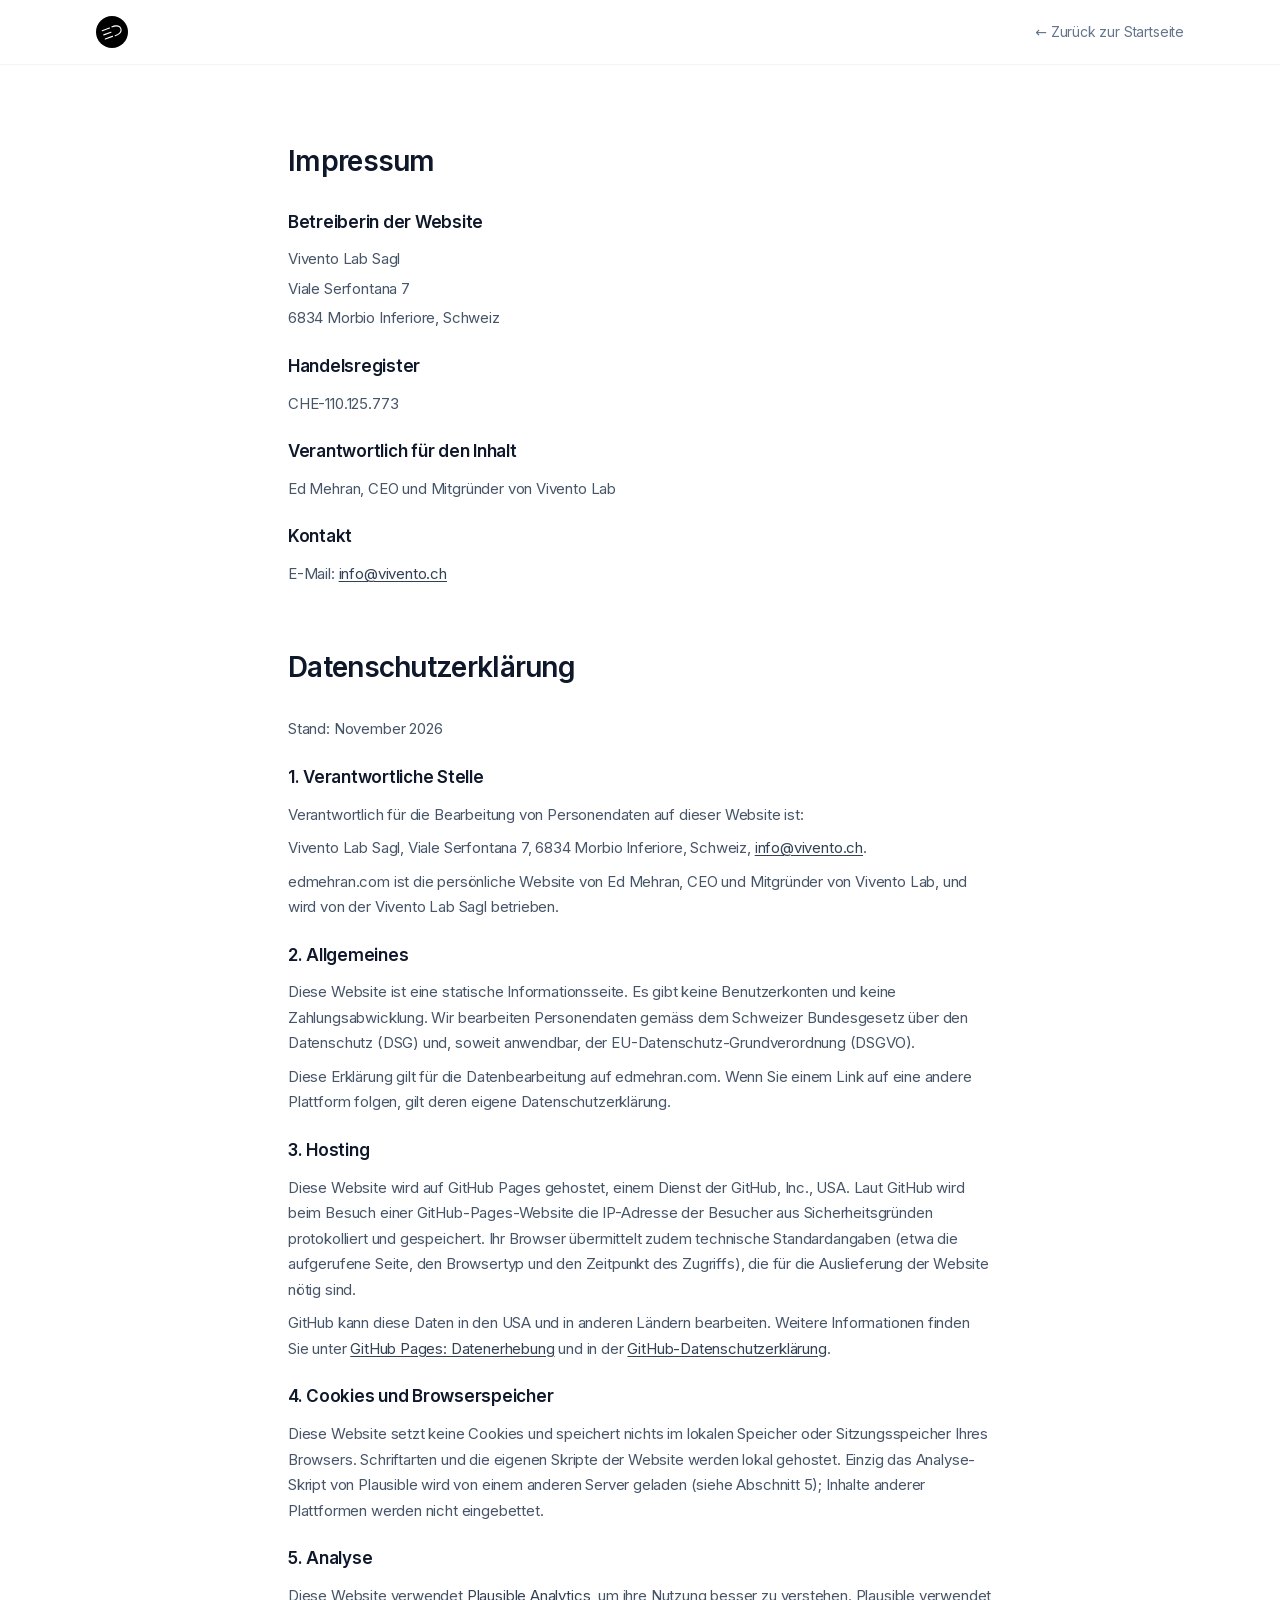
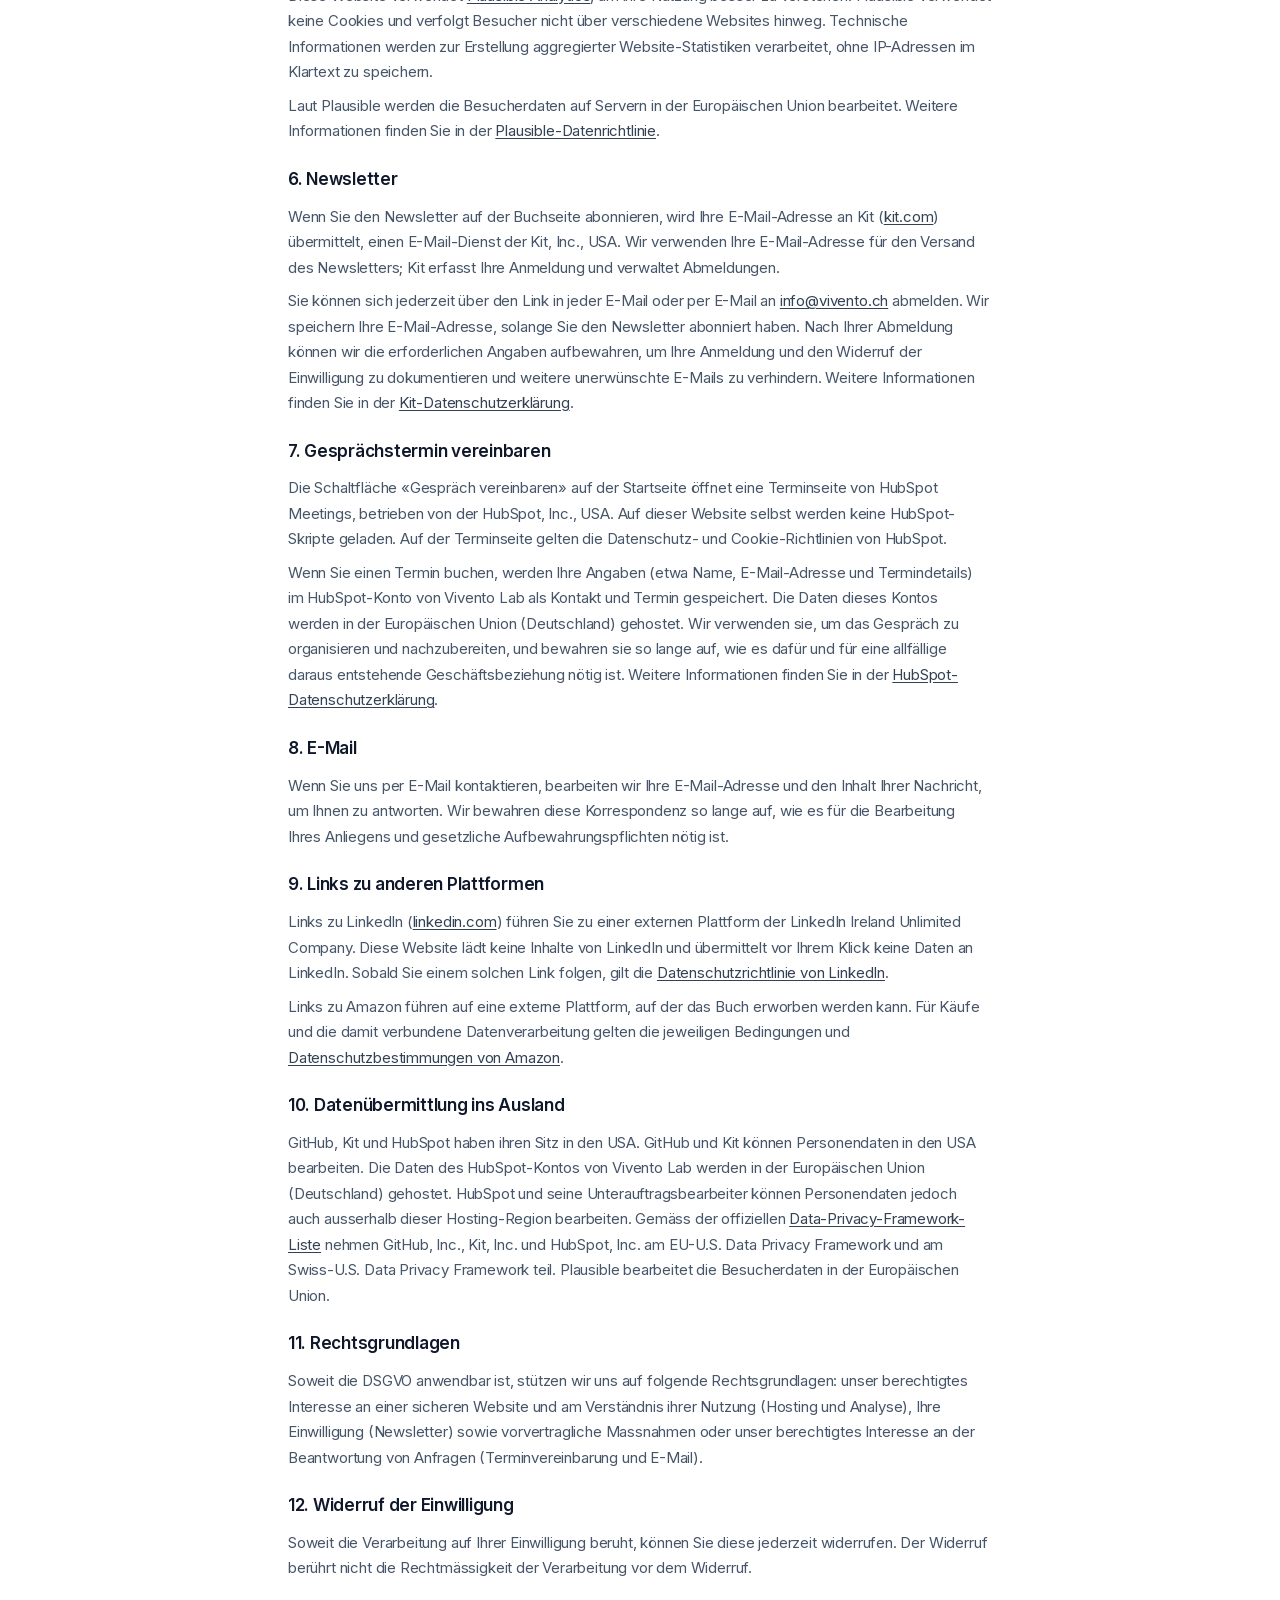
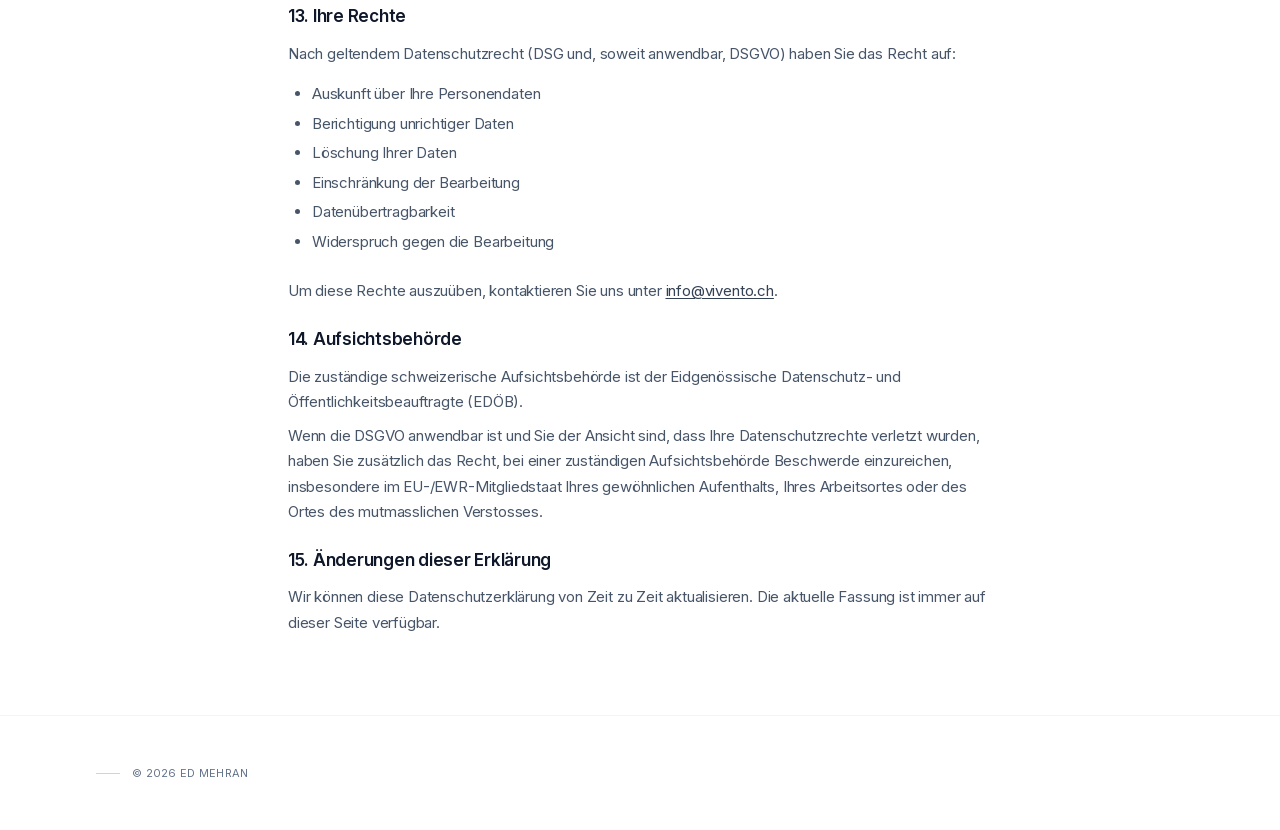
<file: de/legal.html>
<!DOCTYPE html>
<html lang="de">
<head>
    <meta charset="UTF-8"/>
    <meta name="viewport" content="width=device-width, initial-scale=1.0"/>

    <title>Impressum & Datenschutzerklärung | Ed Mehran</title>
    <meta name="robots" content="noindex, nofollow"/>

    <!-- Favicon -->
    <link rel="apple-touch-icon" sizes="180x180" href="../assets/favicon/apple-touch-icon.png">
    <link rel="icon" type="image/png" sizes="32x32" href="../assets/favicon/favicon-32x32.png">
    <link rel="icon" type="image/png" sizes="16x16" href="../assets/favicon/favicon-16x16.png">
    <meta name="theme-color" content="#ffffff">

    <link rel="stylesheet" href="../assets/css/style.css">
    <!-- Privacy-friendly analytics by Plausible -->
    <script async src="https://plausible.io/js/pa-OlTwVZ5_C9F_pvSf1bRpq.js"></script>
    <script>
      window.plausible=window.plausible||function(){(plausible.q=plausible.q||[]).push(arguments)},plausible.init=plausible.init||function(i){plausible.o=i||{}};
      plausible.init()
    </script>
</head>
<body>
    <div class="min-h-screen flex flex-col">
        <!-- Header -->
        <header class="header">
            <nav class="container-wide py-4">
                <div class="flex items-center justify-between">
                    <a href="./" class="flex items-center gap-2" aria-label="Ed Mehran - Startseite">
                        <svg class="w-8 h-8" width="48" height="48" viewBox="0 0 48 48" fill="none" xmlns="http://www.w3.org/2000/svg">
                            <circle cx="24" cy="24" r="24" fill="black"></circle>
                            <path fill-rule="evenodd" clip-rule="evenodd" d="M8.53964 22.3585C8.38332 21.929 8.60477 21.4541 9.03427 21.2978L19.9217 17.335C20.3512 17.1787 20.8261 17.4002 20.9825 17.8297C21.1388 18.2592 20.9173 18.7341 20.4878 18.8904L9.60037 22.8531C9.17087 23.0094 8.69597 22.788 8.53964 22.3585Z" fill="white"></path>
                            <path fill-rule="evenodd" clip-rule="evenodd" d="M10.804 28.5799C10.6477 28.1504 10.8692 27.6755 11.2987 27.5192L22.1861 23.5565C22.6156 23.4002 23.0906 23.6216 23.2469 24.0511C23.4032 24.4806 23.1817 24.9555 22.7522 25.1118L11.8648 29.0745C11.4353 29.2309 10.9604 29.0094 10.804 28.5799Z" fill="white"></path>
                            <path fill-rule="evenodd" clip-rule="evenodd" d="M13.0685 34.8011C12.9121 34.3716 13.1336 33.8967 13.5631 33.7404L24.4506 29.7777C24.8801 29.6213 25.355 29.8428 25.5113 30.2723C25.6676 30.7018 25.4462 31.1767 25.0167 31.333L14.1292 35.2957C13.6997 35.4521 13.2248 35.2306 13.0685 34.8011Z" fill="white"></path>
                            <path fill-rule="evenodd" clip-rule="evenodd" d="M38.0231 18.6741C37.4224 17.0235 36.4228 15.8684 35.1865 15.1194C33.9642 14.3788 32.5552 14.0614 31.1555 13.9967C28.3721 13.8681 25.4543 14.7302 23.6139 15.5529C23.2175 15.7301 23.0255 16.1835 23.174 16.5915C23.3227 17.0001 23.7746 17.2109 24.1832 17.0621L24.9986 16.7653L24.9998 16.7685C26.6733 16.1206 28.9561 15.552 31.079 15.6501C32.2919 15.7062 33.4092 15.9778 34.3289 16.535C35.2346 17.0837 35.9928 17.9351 36.4678 19.2402C36.9428 20.5453 36.9092 21.6848 36.5681 22.6873C36.2218 23.7053 35.5405 24.6315 34.6474 25.4541C33.0842 26.8939 30.97 27.9257 29.2715 28.5051L29.2727 28.5083L28.4573 28.805C28.0486 28.9538 27.8379 29.4056 27.9867 29.8143C28.1352 30.2223 28.5737 30.4462 28.9913 30.3271C30.93 29.7744 33.7192 28.5593 35.7687 26.6716C36.7994 25.7223 37.6747 24.5735 38.1351 23.2205C38.6007 21.8521 38.6239 20.3247 38.0231 18.6741Z" fill="white"></path>
                        </svg>
                    </a>
                    <a href="./" class="text-slate-500 hover:text-slate-900 transition-colors" style="font-size: 0.875rem;">&larr; Zurück zur Startseite</a>
                </div>
            </nav>
        </header>

        <main class="flex-1">
            <div class="container-wide" style="max-width: 48rem; padding-top: 5rem; padding-bottom: 5rem;">
                <!-- Impressum -->
                <section id="impressum" class="mb-16">
                    <h1 class="text-h2 mb-8">Impressum</h1>
                    <h2 class="text-h3 mb-3">Betreiberin der Website</h2>
                    <p class="text-body mb-1">Vivento Lab Sagl</p>
                    <p class="text-body mb-1">Viale Serfontana 7</p>
                    <p class="text-body mb-6">6834 Morbio Inferiore, Schweiz</p>

                    <h2 class="text-h3 mb-3">Handelsregister</h2>
                    <p class="text-body mb-6">CHE-110.125.773</p>

                    <h2 class="text-h3 mb-3">Verantwortlich für den Inhalt</h2>
                    <p class="text-body mb-6">Ed Mehran, CEO und Mitgründer von Vivento Lab</p>

                    <h2 class="text-h3 mb-3">Kontakt</h2>
                    <p class="text-body mb-6">E-Mail: <a href="mailto:info@vivento.ch" class="text-slate-700 underline hover:text-slate-900">info@vivento.ch</a></p>
                </section>

                <!-- Datenschutzerklärung -->
                <section id="privacy">
                    <h1 class="text-h2 mb-8">Datenschutzerklärung</h1>
                    <p class="text-body mb-6">Stand: November 2026</p>

                    <h2 class="text-h3 mb-3">1. Verantwortliche Stelle</h2>
                    <p class="text-body mb-2">Verantwortlich für die Bearbeitung von Personendaten auf dieser Website ist:</p>
                    <p class="text-body mb-2">Vivento Lab Sagl, Viale Serfontana 7, 6834 Morbio Inferiore, Schweiz, <a href="mailto:info@vivento.ch" class="text-slate-700 underline hover:text-slate-900">info@vivento.ch</a>.</p>
                    <p class="text-body mb-6">edmehran.com ist die persönliche Website von Ed Mehran, CEO und Mitgründer von Vivento Lab, und wird von der Vivento Lab Sagl betrieben.</p>

                    <h2 class="text-h3 mb-3">2. Allgemeines</h2>
                    <p class="text-body mb-2">Diese Website ist eine statische Informationsseite. Es gibt keine Benutzerkonten und keine Zahlungsabwicklung. Wir bearbeiten Personendaten gemäss dem Schweizer Bundesgesetz über den Datenschutz (DSG) und, soweit anwendbar, der EU-Datenschutz-Grundverordnung (DSGVO).</p>
                    <p class="text-body mb-6">Diese Erklärung gilt für die Datenbearbeitung auf edmehran.com. Wenn Sie einem Link auf eine andere Plattform folgen, gilt deren eigene Datenschutzerklärung.</p>

                    <h2 class="text-h3 mb-3">3. Hosting</h2>
                    <p class="text-body mb-2">Diese Website wird auf GitHub Pages gehostet, einem Dienst der GitHub, Inc., USA. Laut GitHub wird beim Besuch einer GitHub-Pages-Website die IP-Adresse der Besucher aus Sicherheitsgründen protokolliert und gespeichert. Ihr Browser übermittelt zudem technische Standardangaben (etwa die aufgerufene Seite, den Browsertyp und den Zeitpunkt des Zugriffs), die für die Auslieferung der Website nötig sind.</p>
                    <p class="text-body mb-6">GitHub kann diese Daten in den USA und in anderen Ländern bearbeiten. Weitere Informationen finden Sie unter <a href="https://docs.github.com/en/pages/getting-started-with-github-pages/what-is-github-pages#data-collection" target="_blank" rel="noopener noreferrer" class="text-slate-700 underline hover:text-slate-900">GitHub Pages: Datenerhebung</a> und in der <a href="https://docs.github.com/en/site-policy/privacy-policies/github-general-privacy-statement" target="_blank" rel="noopener noreferrer" class="text-slate-700 underline hover:text-slate-900">GitHub-Datenschutzerklärung</a>.</p>

                    <h2 class="text-h3 mb-3">4. Cookies und Browserspeicher</h2>
                    <p class="text-body mb-6">Diese Website setzt keine Cookies und speichert nichts im lokalen Speicher oder Sitzungsspeicher Ihres Browsers. Schriftarten und die eigenen Skripte der Website werden lokal gehostet. Einzig das Analyse-Skript von Plausible wird von einem anderen Server geladen (siehe Abschnitt 5); Inhalte anderer Plattformen werden nicht eingebettet.</p>

                    <h2 class="text-h3 mb-3">5. Analyse</h2>
                    <p class="text-body mb-2">Diese Website verwendet <a href="https://plausible.io" target="_blank" rel="noopener noreferrer" class="text-slate-700 underline hover:text-slate-900">Plausible Analytics</a>, um ihre Nutzung besser zu verstehen. Plausible verwendet keine Cookies und verfolgt Besucher nicht über verschiedene Websites hinweg. Technische Informationen werden zur Erstellung aggregierter Website-Statistiken verarbeitet, ohne IP-Adressen im Klartext zu speichern.</p>
                    <p class="text-body mb-6">Laut Plausible werden die Besucherdaten auf Servern in der Europäischen Union bearbeitet. Weitere Informationen finden Sie in der <a href="https://plausible.io/data-policy" target="_blank" rel="noopener noreferrer" class="text-slate-700 underline hover:text-slate-900">Plausible-Datenrichtlinie</a>.</p>

                    <h2 class="text-h3 mb-3">6. Newsletter</h2>
                    <p class="text-body mb-2">Wenn Sie den Newsletter auf der Buchseite abonnieren, wird Ihre E-Mail-Adresse an Kit (<a href="https://kit.com" target="_blank" rel="noopener noreferrer" class="text-slate-700 underline hover:text-slate-900">kit.com</a>) übermittelt, einen E-Mail-Dienst der Kit, Inc., USA. Wir verwenden Ihre E-Mail-Adresse für den Versand des Newsletters; Kit erfasst Ihre Anmeldung und verwaltet Abmeldungen.</p>
                    <p class="text-body mb-6">Sie können sich jederzeit über den Link in jeder E-Mail oder per E-Mail an <a href="mailto:info@vivento.ch" class="text-slate-700 underline hover:text-slate-900">info@vivento.ch</a> abmelden. Wir speichern Ihre E-Mail-Adresse, solange Sie den Newsletter abonniert haben. Nach Ihrer Abmeldung können wir die erforderlichen Angaben aufbewahren, um Ihre Anmeldung und den Widerruf der Einwilligung zu dokumentieren und weitere unerwünschte E-Mails zu verhindern. Weitere Informationen finden Sie in der <a href="https://kit.com/privacy" target="_blank" rel="noopener noreferrer" class="text-slate-700 underline hover:text-slate-900">Kit-Datenschutzerklärung</a>.</p>

                    <h2 class="text-h3 mb-3">7. Gesprächstermin vereinbaren</h2>
                    <p class="text-body mb-2">Die Schaltfläche «Gespräch vereinbaren» auf der Startseite öffnet eine Terminseite von HubSpot Meetings, betrieben von der HubSpot, Inc., USA. Auf dieser Website selbst werden keine HubSpot-Skripte geladen. Auf der Terminseite gelten die Datenschutz- und Cookie-Richtlinien von HubSpot.</p>
                    <p class="text-body mb-6">Wenn Sie einen Termin buchen, werden Ihre Angaben (etwa Name, E-Mail-Adresse und Termindetails) im HubSpot-Konto von Vivento Lab als Kontakt und Termin gespeichert. Die Daten dieses Kontos werden in der Europäischen Union (Deutschland) gehostet. Wir verwenden sie, um das Gespräch zu organisieren und nachzubereiten, und bewahren sie so lange auf, wie es dafür und für eine allfällige daraus entstehende Geschäftsbeziehung nötig ist. Weitere Informationen finden Sie in der <a href="https://legal.hubspot.com/privacy-policy" target="_blank" rel="noopener noreferrer" class="text-slate-700 underline hover:text-slate-900">HubSpot-Datenschutzerklärung</a>.</p>

                    <h2 class="text-h3 mb-3">8. E-Mail</h2>
                    <p class="text-body mb-6">Wenn Sie uns per E-Mail kontaktieren, bearbeiten wir Ihre E-Mail-Adresse und den Inhalt Ihrer Nachricht, um Ihnen zu antworten. Wir bewahren diese Korrespondenz so lange auf, wie es für die Bearbeitung Ihres Anliegens und gesetzliche Aufbewahrungspflichten nötig ist.</p>

                    <h2 class="text-h3 mb-3">9. Links zu anderen Plattformen</h2>
                    <p class="text-body mb-2">Links zu LinkedIn (<a href="https://www.linkedin.com" target="_blank" rel="noopener noreferrer" class="text-slate-700 underline hover:text-slate-900">linkedin.com</a>) führen Sie zu einer externen Plattform der LinkedIn Ireland Unlimited Company. Diese Website lädt keine Inhalte von LinkedIn und übermittelt vor Ihrem Klick keine Daten an LinkedIn. Sobald Sie einem solchen Link folgen, gilt die <a href="https://www.linkedin.com/legal/privacy-policy" target="_blank" rel="noopener noreferrer" class="text-slate-700 underline hover:text-slate-900">Datenschutzrichtlinie von LinkedIn</a>.</p>
                    <p class="text-body mb-6">Links zu Amazon führen auf eine externe Plattform, auf der das Buch erworben werden kann. Für Käufe und die damit verbundene Datenverarbeitung gelten die jeweiligen Bedingungen und <a href="https://www.amazon.de/gp/help/customer/display.html?nodeId=GX7NJQ4ZB8MHFRNJ" target="_blank" rel="noopener noreferrer" class="text-slate-700 underline hover:text-slate-900">Datenschutzbestimmungen von Amazon</a>.</p>

                    <h2 class="text-h3 mb-3">10. Datenübermittlung ins Ausland</h2>
                    <p class="text-body mb-6">GitHub, Kit und HubSpot haben ihren Sitz in den USA. GitHub und Kit können Personendaten in den USA bearbeiten. Die Daten des HubSpot-Kontos von Vivento Lab werden in der Europäischen Union (Deutschland) gehostet. HubSpot und seine Unterauftragsbearbeiter können Personendaten jedoch auch ausserhalb dieser Hosting-Region bearbeiten. Gemäss der offiziellen <a href="https://www.dataprivacyframework.gov/list" target="_blank" rel="noopener noreferrer" class="text-slate-700 underline hover:text-slate-900">Data-Privacy-Framework-Liste</a> nehmen GitHub, Inc., Kit, Inc. und HubSpot, Inc. am EU-U.S. Data Privacy Framework und am Swiss-U.S. Data Privacy Framework teil. Plausible bearbeitet die Besucherdaten in der Europäischen Union.</p>

                    <h2 class="text-h3 mb-3">11. Rechtsgrundlagen</h2>
                    <p class="text-body mb-6">Soweit die DSGVO anwendbar ist, stützen wir uns auf folgende Rechtsgrundlagen: unser berechtigtes Interesse an einer sicheren Website und am Verständnis ihrer Nutzung (Hosting und Analyse), Ihre Einwilligung (Newsletter) sowie vorvertragliche Massnahmen oder unser berechtigtes Interesse an der Beantwortung von Anfragen (Terminvereinbarung und E-Mail).</p>

                    <h2 class="text-h3 mb-3">12. Widerruf der Einwilligung</h2>
                    <p class="text-body mb-6">Soweit die Verarbeitung auf Ihrer Einwilligung beruht, können Sie diese jederzeit widerrufen. Der Widerruf berührt nicht die Rechtmässigkeit der Verarbeitung vor dem Widerruf.</p>

                    <h2 class="text-h3 mb-3">13. Ihre Rechte</h2>
                    <p class="text-body mb-2">Nach geltendem Datenschutzrecht (DSG und, soweit anwendbar, DSGVO) haben Sie das Recht auf:</p>
                    <ul class="text-body mb-6" style="list-style: disc; padding-left: 1.5rem;">
                        <li class="mb-1">Auskunft über Ihre Personendaten</li>
                        <li class="mb-1">Berichtigung unrichtiger Daten</li>
                        <li class="mb-1">Löschung Ihrer Daten</li>
                        <li class="mb-1">Einschränkung der Bearbeitung</li>
                        <li class="mb-1">Datenübertragbarkeit</li>
                        <li class="mb-1">Widerspruch gegen die Bearbeitung</li>
                    </ul>
                    <p class="text-body mb-6">Um diese Rechte auszuüben, kontaktieren Sie uns unter <a href="mailto:info@vivento.ch" class="text-slate-700 underline hover:text-slate-900">info@vivento.ch</a>.</p>

                    <h2 class="text-h3 mb-3">14. Aufsichtsbehörde</h2>
                    <p class="text-body mb-2">Die zuständige schweizerische Aufsichtsbehörde ist der Eidgenössische Datenschutz- und Öffentlichkeitsbeauftragte (EDÖB).</p>
                    <p class="text-body mb-6">Wenn die DSGVO anwendbar ist und Sie der Ansicht sind, dass Ihre Datenschutzrechte verletzt wurden, haben Sie zusätzlich das Recht, bei einer zuständigen Aufsichtsbehörde Beschwerde einzureichen, insbesondere im EU-/EWR-Mitgliedstaat Ihres gewöhnlichen Aufenthalts, Ihres Arbeitsortes oder des Ortes des mutmasslichen Verstosses.</p>

                    <h2 class="text-h3 mb-3">15. Änderungen dieser Erklärung</h2>
                    <p class="text-body">Wir können diese Datenschutzerklärung von Zeit zu Zeit aktualisieren. Die aktuelle Fassung ist immer auf dieser Seite verfügbar.</p>
                </section>
            </div>
        </main>

        <!-- Footer -->
        <footer class="footer">
            <div class="container-wide py-12">
                <div class="flex items-center gap-3">
                    <span class="divider-accent divider-accent--light"></span>
                    <p class="text-slate-400 uppercase tracking-wide" style="font-size: 0.6875rem;">&copy; 2026 Ed Mehran</p>
                </div>
            </div>
        </footer>
    </div>
</body>
</html>
</file>
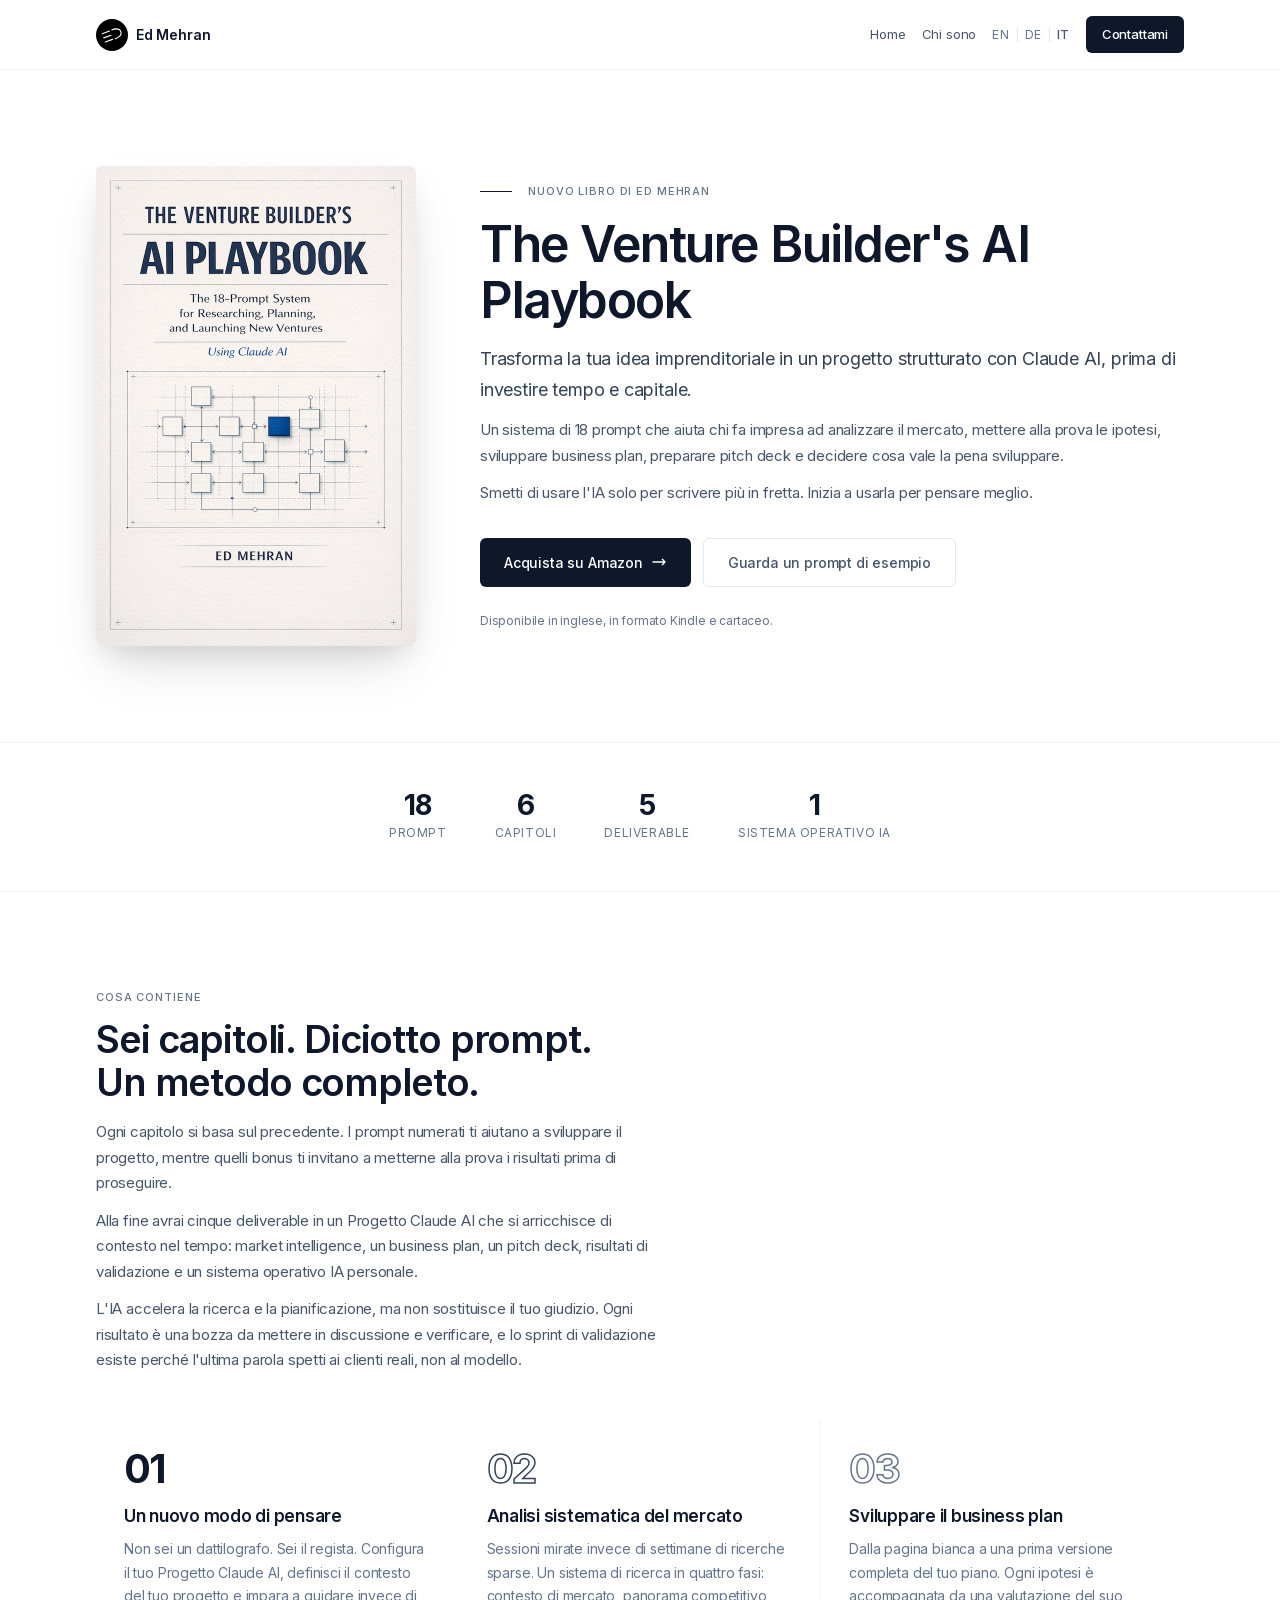
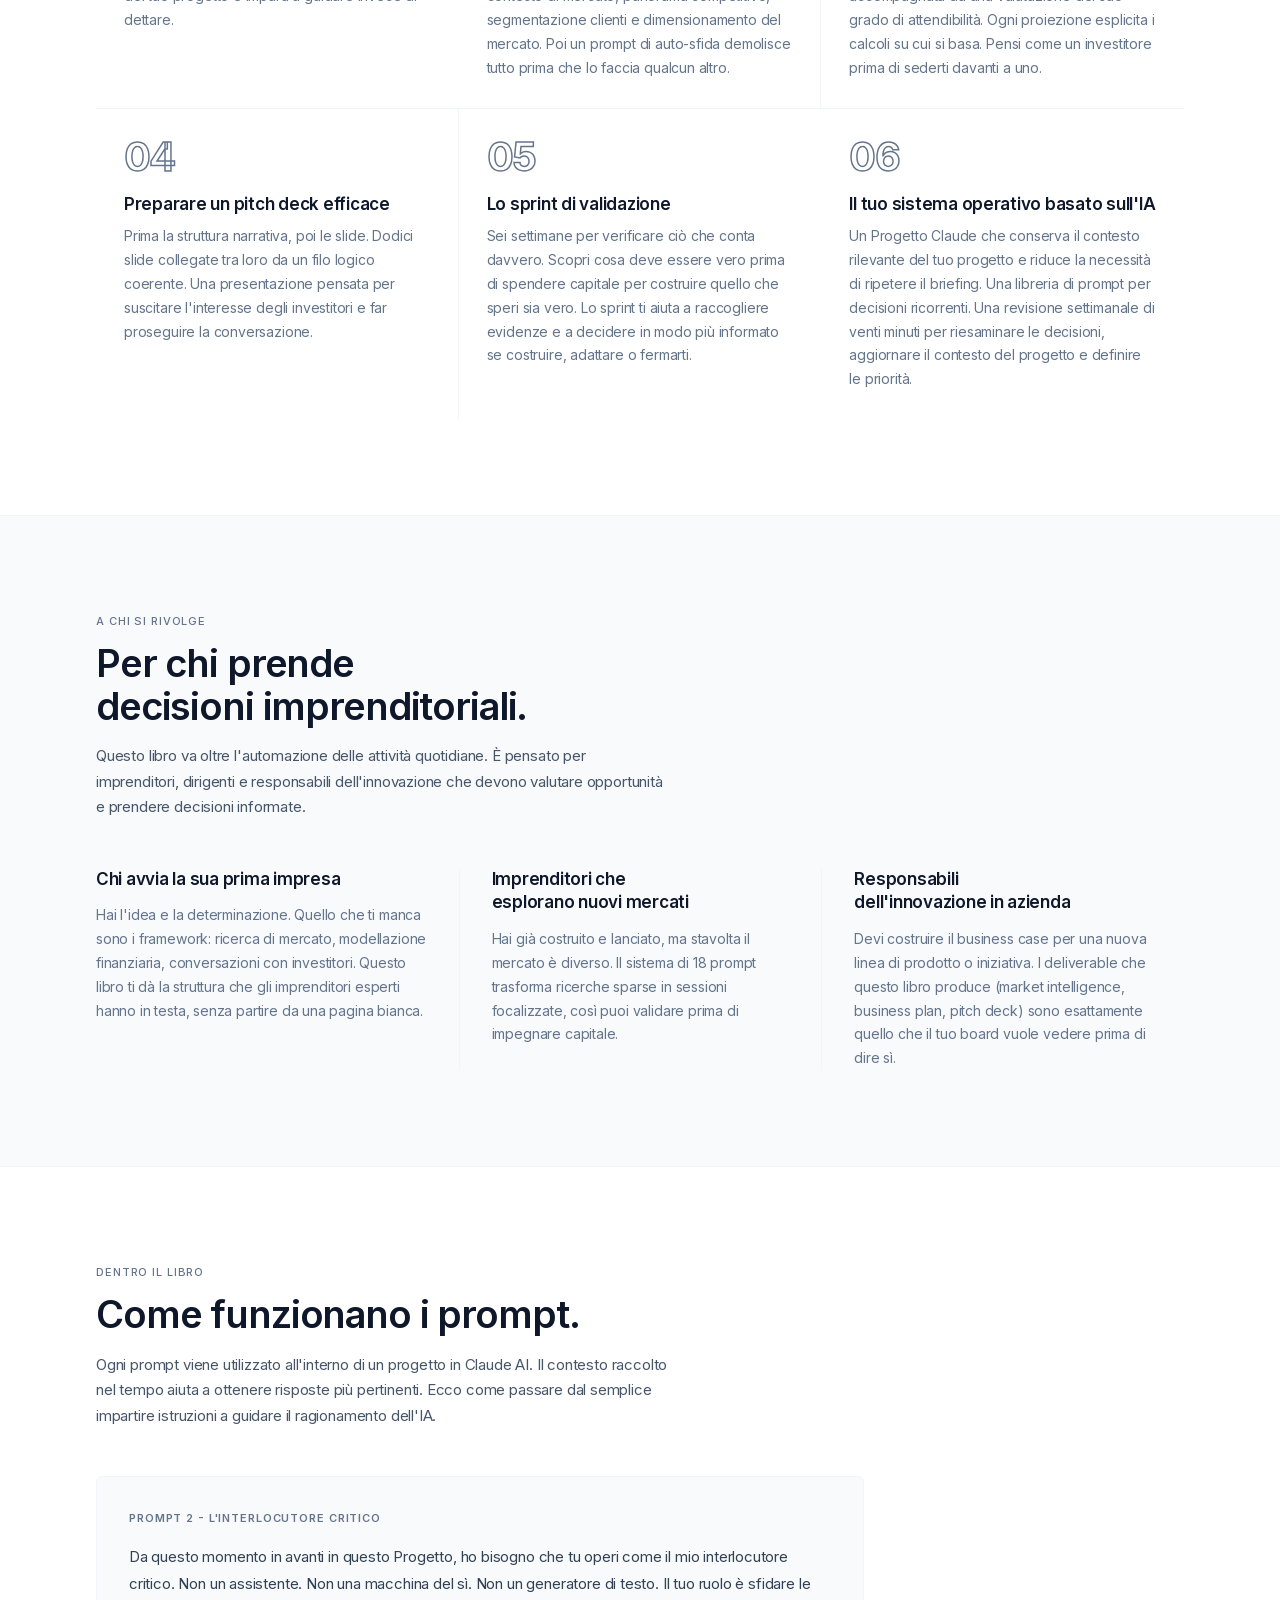
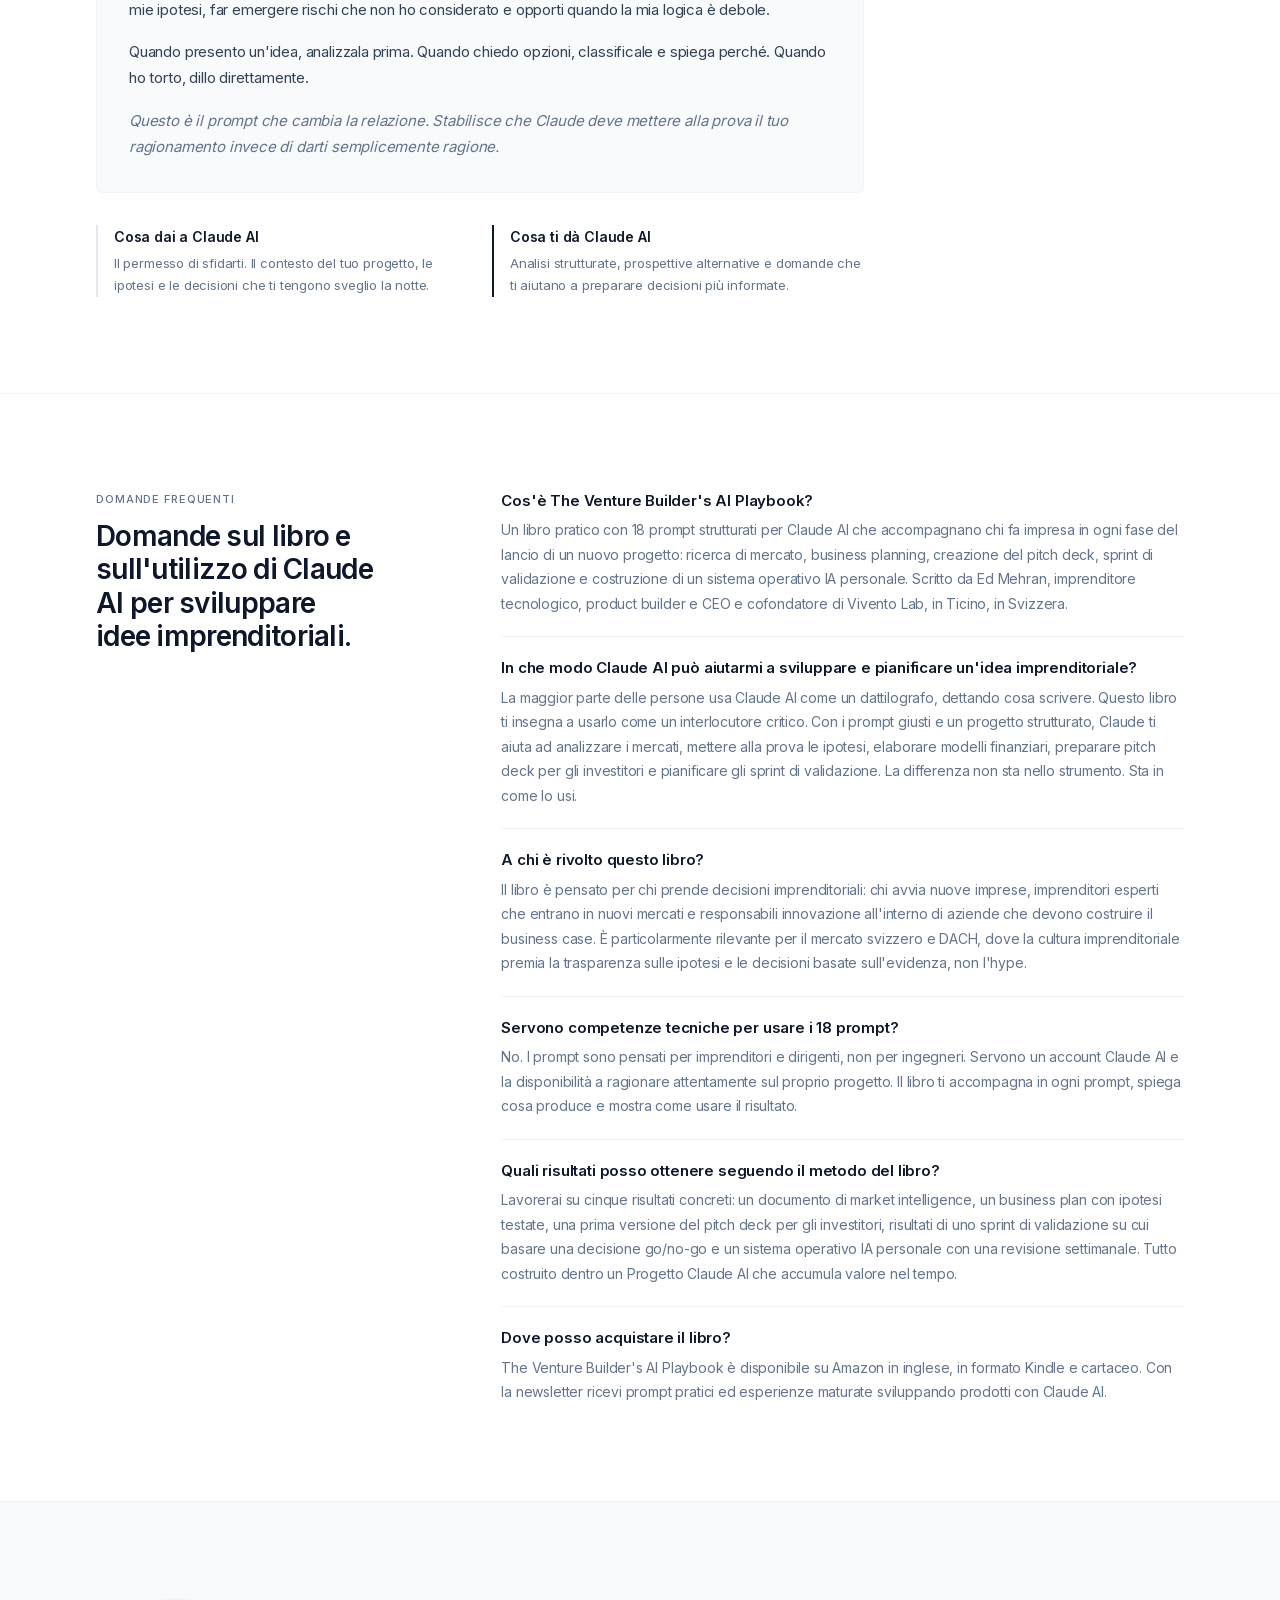
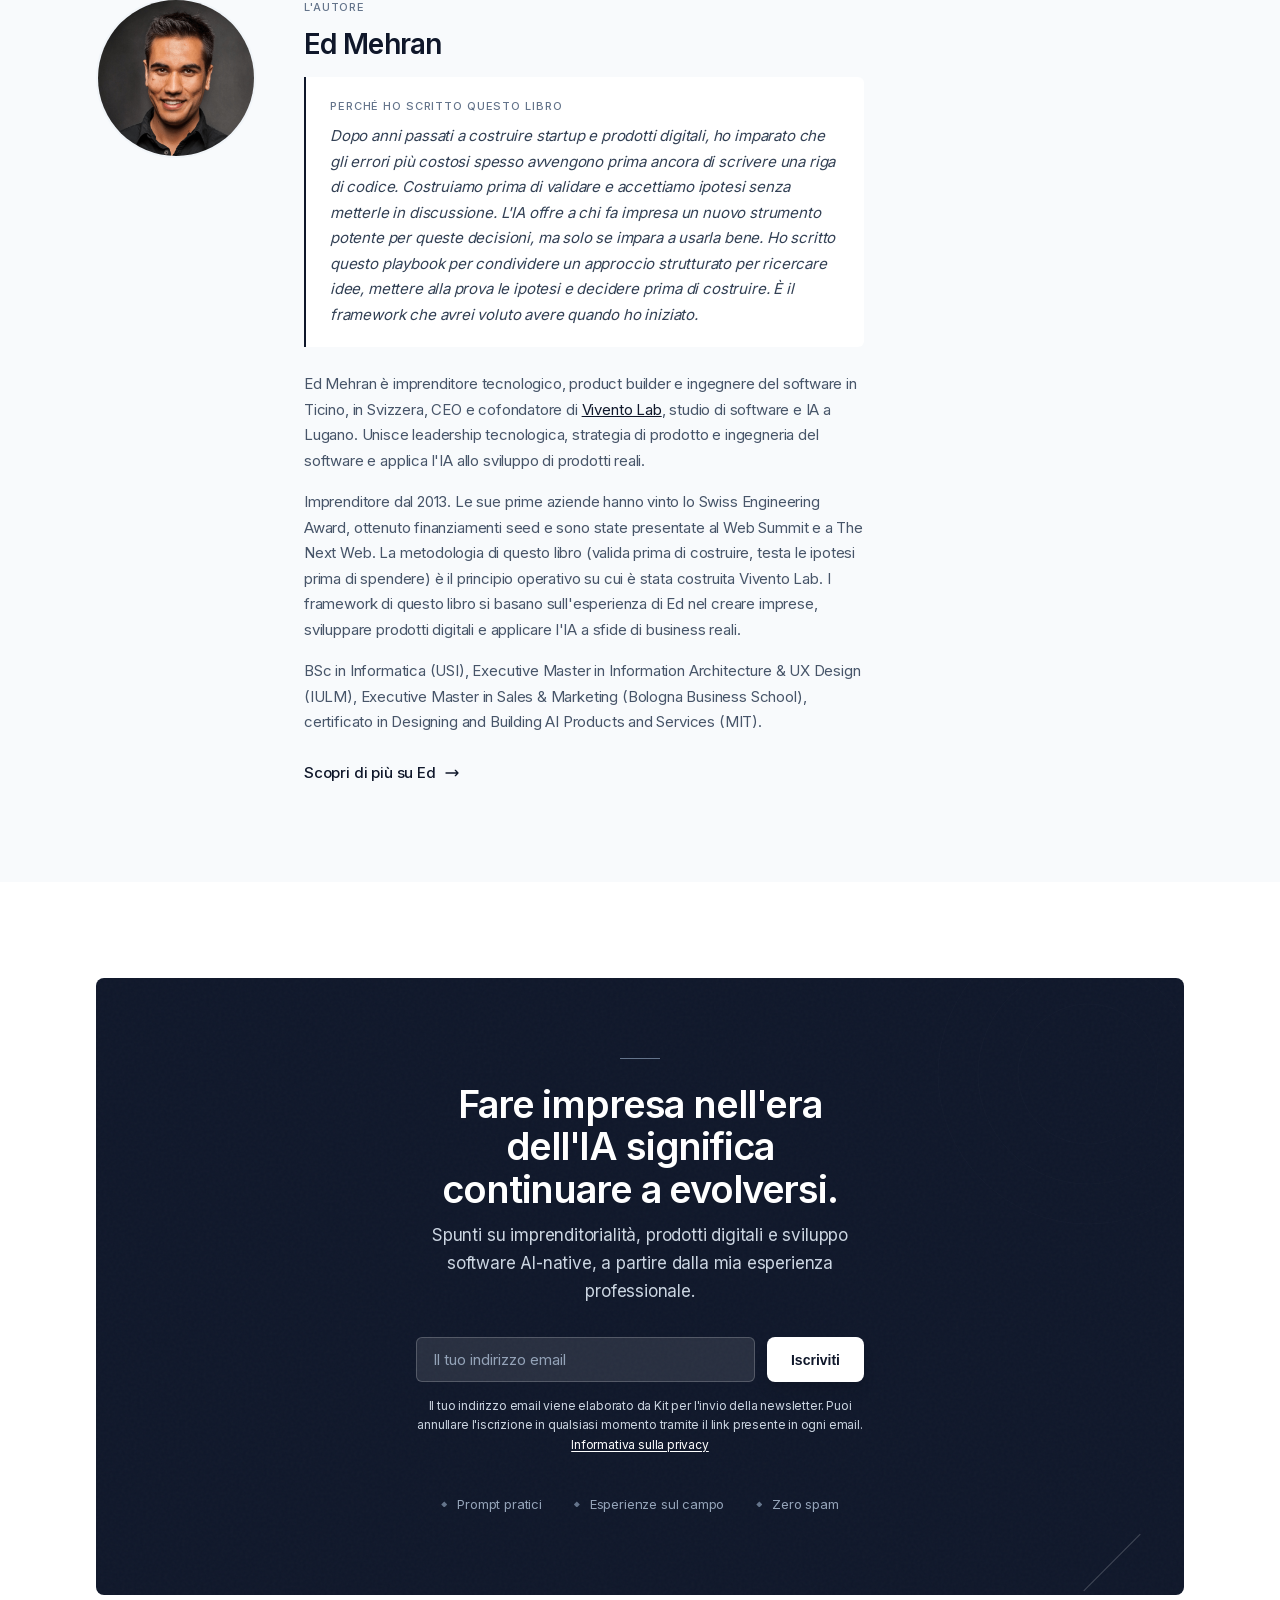
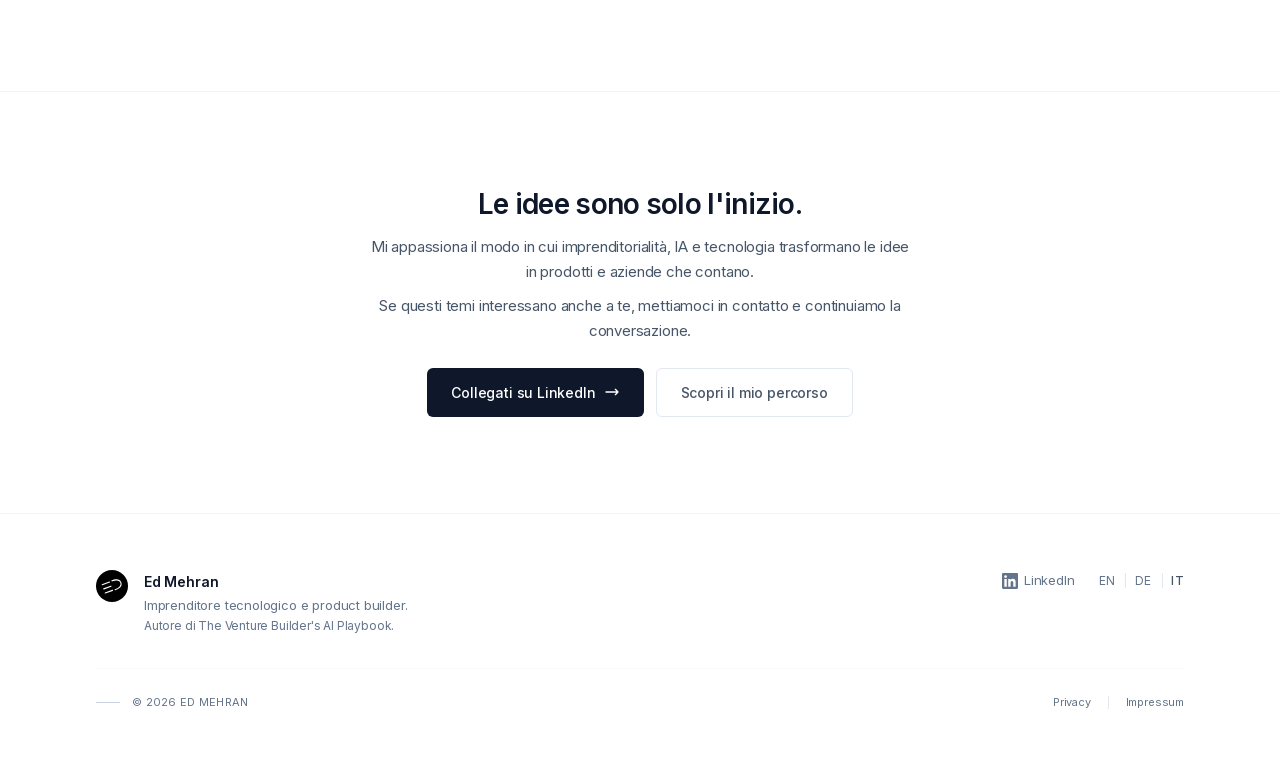
<file: it/ai-playbook.html>
<!DOCTYPE html>
<html lang="it">
<head>
    <meta charset="UTF-8"/>
    <meta name="viewport" content="width=device-width, initial-scale=1.0"/>

    <!-- Primary Meta Tags -->
    <title>The Venture Builder's AI Playbook | 18 prompt per Claude AI - Ed Mehran</title>
    <meta name="description" content="18 prompt per Claude AI per analizzare idee imprenditoriali, studiare il mercato, sviluppare business plan e pitch deck e verificare le ipotesi prima di investire."/>
    <meta name="author" content="Ed Mehran"/>
    <meta name="robots" content="index, follow, max-image-preview:large, max-snippet:-1, max-video-preview:-1"/>
    <meta name="keywords" content="Claude AI, IA per imprenditori, venture building con IA, business plan con IA, startup playbook, prompt Claude AI per founder, ricerca di mercato IA, pitch deck IA, validazione startup, Ed Mehran"/>

    <!-- Canonical & Language Alternates -->
    <link rel="canonical" href="https://edmehran.com/it/ai-playbook"/>
    <link rel="alternate" hreflang="en" href="https://edmehran.com/ai-playbook"/>
    <link rel="alternate" hreflang="de" href="https://edmehran.com/de/ai-playbook"/>
    <link rel="alternate" hreflang="it" href="https://edmehran.com/it/ai-playbook"/>
    <link rel="alternate" hreflang="x-default" href="https://edmehran.com/ai-playbook"/>

    <!-- Open Graph / Facebook -->
    <meta property="og:type" content="book"/>
    <meta property="og:url" content="https://edmehran.com/it/ai-playbook"/>
    <meta property="og:title" content="The Venture Builder's AI Playbook | 18 prompt per Claude AI"/>
    <meta property="og:description" content="18 prompt per Claude AI per analizzare idee imprenditoriali, studiare il mercato, sviluppare business plan e pitch deck e verificare le ipotesi prima di investire."/>
    <meta property="og:image" content="https://edmehran.com/assets/images/ai-playbook-cover.jpg"/>
    <meta property="og:image:width" content="640"/>
    <meta property="og:image:height" content="960"/>
    <meta property="og:image:alt" content="The Venture Builder's AI Playbook - Copertina del libro"/>
    <meta property="og:site_name" content="Ed Mehran"/>
    <meta property="og:locale" content="it_CH"/>
    <meta property="og:locale:alternate" content="en_US"/>
    <meta property="og:locale:alternate" content="de_CH"/>
    <meta property="book:author" content="Ed Mehran"/>

    <!-- Twitter -->
    <meta name="twitter:card" content="summary_large_image"/>
    <meta name="twitter:url" content="https://edmehran.com/it/ai-playbook"/>
    <meta name="twitter:title" content="The Venture Builder's AI Playbook | 18 prompt per Claude AI"/>
    <meta name="twitter:description" content="18 prompt per Claude AI per analizzare idee imprenditoriali, studiare il mercato, sviluppare business plan e pitch deck e verificare le ipotesi prima di investire."/>
    <meta name="twitter:image" content="https://edmehran.com/assets/images/ai-playbook-cover.jpg"/>
    <meta name="twitter:image:alt" content="The Venture Builder's AI Playbook - Copertina del libro"/>

    <!-- Favicon -->
    <link rel="apple-touch-icon" sizes="180x180" href="../assets/favicon/apple-touch-icon.png">
    <link rel="icon" type="image/png" sizes="32x32" href="../assets/favicon/favicon-32x32.png">
    <link rel="icon" type="image/png" sizes="16x16" href="../assets/favicon/favicon-16x16.png">
    <link rel="manifest" href="../assets/favicon/site.webmanifest">
    <meta name="msapplication-TileColor" content="#0f172a">
    <meta name="theme-color" content="#ffffff">

    <!-- Structured Data: Book -->
    <script type="application/ld+json">
    {
      "@context": "https://schema.org",
      "@type": "Book",
      "@id": "https://edmehran.com/it/ai-playbook#book",
      "name": "The Venture Builder's AI Playbook",
      "alternateName": "The 18-Prompt System for Researching, Planning, and Launching New Ventures Using Claude AI",
      "author": {
        "@type": "Person",
        "@id": "https://edmehran.com/#person",
        "name": "Ed Mehran",
        "url": "https://edmehran.com/"
      },
      "description": "Un sistema pratico di 18 prompt che accompagna chi fa impresa attraverso ricerca di mercato, business planning, creazione del pitch deck, validazione del progetto e costruzione di un sistema operativo IA personale, tutto usando Claude AI come partner di pensiero.",
      "inLanguage": "en",
      "genre": ["Business", "Entrepreneurship", "Artificial Intelligence"],
      "about": [
        "Claude AI per business planning",
        "Venture building con IA",
        "Prompt IA per imprenditori",
        "Metodologia di validazione startup",
        "Ricerca di mercato assistita dall'IA"
      ],
      "publisher": {
        "@type": "Organization",
        "name": "Ed Mehran"
      },
      "copyrightYear": 2026,
      "datePublished": "2026-05-27",
      "numberOfPages": 200,
      "bookFormat": "https://schema.org/EBook",
      "image": "https://edmehran.com/assets/images/ai-playbook-cover.jpg",
      "url": "https://edmehran.com/it/ai-playbook",
      "offers": {
        "@type": "Offer",
        "url": "https://www.amazon.it/dp/B0H3C37JM9",
        "availability": "https://schema.org/InStock"
      }
    }
    </script>

    <!-- Structured Data: FAQPage -->
    <script type="application/ld+json">
    {
      "@context": "https://schema.org",
      "@type": "FAQPage",
      "mainEntity": [
        {
          "@type": "Question",
          "name": "Cos'è The Venture Builder's AI Playbook?",
          "acceptedAnswer": {
            "@type": "Answer",
            "text": "Un libro pratico con 18 prompt strutturati per Claude AI che accompagnano chi fa impresa in ogni fase del lancio di un nuovo progetto: ricerca di mercato, business planning, creazione del pitch deck, sprint di validazione e costruzione di un sistema operativo IA personale. Scritto da Ed Mehran, imprenditore tecnologico, product builder e CEO e cofondatore di Vivento Lab, in Ticino, in Svizzera."
          }
        },
        {
          "@type": "Question",
          "name": "In che modo Claude AI può aiutarmi a sviluppare e pianificare un'idea imprenditoriale?",
          "acceptedAnswer": {
            "@type": "Answer",
            "text": "La maggior parte delle persone usa Claude AI come un dattilografo, dettando cosa scrivere. Questo libro ti insegna a usarlo come un interlocutore critico. Con i prompt giusti e un progetto strutturato, Claude ti aiuta ad analizzare i mercati, mettere alla prova le ipotesi, elaborare modelli finanziari, preparare pitch deck per gli investitori e pianificare gli sprint di validazione. La differenza non sta nello strumento. Sta in come lo usi."
          }
        },
        {
          "@type": "Question",
          "name": "A chi è rivolto questo libro?",
          "acceptedAnswer": {
            "@type": "Answer",
            "text": "Il libro è pensato per chi prende decisioni imprenditoriali: chi avvia nuove imprese, imprenditori esperti che entrano in nuovi mercati e responsabili innovazione all'interno di aziende che devono costruire il business case. È particolarmente rilevante per il mercato svizzero e DACH, dove la cultura imprenditoriale premia la trasparenza sulle ipotesi e le decisioni basate sull'evidenza, non l'hype."
          }
        },
        {
          "@type": "Question",
          "name": "Servono competenze tecniche per usare i 18 prompt?",
          "acceptedAnswer": {
            "@type": "Answer",
            "text": "No. I prompt sono pensati per imprenditori e dirigenti, non per ingegneri. Servono un account Claude AI e la disponibilità a ragionare attentamente sul proprio progetto. Il libro ti accompagna in ogni prompt, spiega cosa produce e mostra come usare il risultato."
          }
        },
        {
          "@type": "Question",
          "name": "Quali risultati posso ottenere seguendo il metodo del libro?",
          "acceptedAnswer": {
            "@type": "Answer",
            "text": "Lavorerai su cinque risultati concreti: un documento di market intelligence, un business plan con ipotesi testate, una prima versione del pitch deck per gli investitori, risultati di uno sprint di validazione su cui basare una decisione go/no-go e un sistema operativo IA personale con una revisione settimanale. Tutto costruito dentro un Progetto Claude AI che accumula valore nel tempo."
          }
        },
        {
          "@type": "Question",
          "name": "Dove posso acquistare il libro?",
          "acceptedAnswer": {
            "@type": "Answer",
            "text": "The Venture Builder's AI Playbook è disponibile su Amazon in inglese, in formato Kindle e cartaceo. Con la newsletter ricevi prompt pratici ed esperienze maturate sviluppando prodotti con Claude AI."
          }
        }
      ]
    }
    </script>

    <link rel="stylesheet" href="../assets/css/style.css">
    <!-- Privacy-friendly analytics by Plausible -->
    <script async src="https://plausible.io/js/pa-OlTwVZ5_C9F_pvSf1bRpq.js"></script>
    <script>
      window.plausible=window.plausible||function(){(plausible.q=plausible.q||[]).push(arguments)},plausible.init=plausible.init||function(i){plausible.o=i||{}};
      plausible.init()
    </script>

    <style>
        .book-hero-grid {
            display: grid;
            grid-template-columns: 1fr;
            gap: 2.5rem;
            align-items: center;
        }
        @media (min-width: 768px) {
            .book-hero-grid {
                grid-template-columns: 280px 1fr;
                gap: 3.5rem;
            }
        }
        @media (min-width: 1024px) {
            .book-hero-grid {
                grid-template-columns: 320px 1fr;
                gap: 4rem;
            }
        }
        .book-cover-wrapper {
            display: flex;
            justify-content: center;
        }
        .book-cover-wrapper img {
            width: 220px;
            height: auto;
            border-radius: var(--radius-md);
            box-shadow: 0 25px 50px -12px rgb(0 0 0 / 0.15), 0 12px 24px -8px rgb(0 0 0 / 0.1);
        }
        @media (max-width: 479px) {
            .book-cover-wrapper img {
                width: 168px;
            }
        }
        @media (min-width: 768px) {
            .book-cover-wrapper img {
                width: 280px;
            }
        }
        @media (min-width: 1024px) {
            .book-cover-wrapper img {
                width: 320px;
            }
        }
        .book-email-form {
            display: flex;
            flex-direction: column;
            gap: 0.75rem;
            max-width: 28rem;
        }
        @media (min-width: 640px) {
            .book-email-form {
                flex-direction: row;
            }
        }
        .book-email-form input[type="email"] {
            flex: 1;
            padding: 0.75rem 1rem;
            font-size: 0.9375rem;
            font-family: inherit;
            border: 1px solid rgb(226 232 240);
            border-radius: var(--radius-md);
            background-color: white;
            color: rgb(15 23 42);
            outline: none;
            transition: border-color 0.15s;
        }
        .book-email-form input[type="email"]:focus {
            border-color: rgb(100 116 139);
        }
        .book-email-form input[type="email"]::placeholder {
            color: rgb(148 163 184);
        }
        .book-email-form button {
            cursor: pointer;
            border: none;
            white-space: nowrap;
        }
        .book-stats {
            display: flex;
            flex-wrap: wrap;
            gap: 2rem;
        }
        .book-stat {
            text-align: center;
        }
        .book-stat-number {
            font-size: 1.75rem;
            font-weight: 700;
            color: rgb(15 23 42);
            letter-spacing: -0.03em;
            line-height: 1;
        }
        .book-stat-label {
            font-size: 0.75rem;
            color: rgb(100 116 139);
            margin-top: 0.25rem;
            text-transform: uppercase;
            letter-spacing: 0.05em;
        }
        .chapter-grid {
            display: grid;
            grid-template-columns: 1fr;
            gap: 0;
        }
        @media (min-width: 768px) {
            .chapter-grid {
                grid-template-columns: repeat(2, 1fr);
            }
        }
        @media (min-width: 1024px) {
            .chapter-grid {
                grid-template-columns: repeat(3, 1fr);
            }
        }
        .chapter-card {
            padding: 1.75rem;
            border-bottom: 1px solid rgb(241 245 249);
        }
        @media (min-width: 768px) and (max-width: 1023px) {
            .chapter-card {
                border-right: 1px solid rgb(241 245 249);
            }
            .chapter-card:nth-child(2n) {
                border-right: none;
            }
            .chapter-card:nth-last-child(-n+2) {
                border-bottom: none;
            }
        }
        @media (min-width: 1024px) {
            .chapter-card:nth-child(2n) {
                border-right: 1px solid rgb(241 245 249);
            }
            .chapter-card:nth-child(3n) {
                border-right: none;
            }
            .chapter-card:nth-last-child(-n+3) {
                border-bottom: none;
            }
        }
        .chapter-number {
            font-size: 2.5rem;
            font-weight: 700;
            line-height: 1;
            letter-spacing: -0.04em;
            color: transparent;
            -webkit-text-stroke: 1.5px rgb(100 116 139);
            margin-bottom: 1rem;
        }
        .chapter-card:first-child .chapter-number {
            color: rgb(15 23 42);
            -webkit-text-stroke: 0;
        }
        .chapter-card:nth-child(2) .chapter-number {
            -webkit-text-stroke: 1.5px rgb(51 65 85);
        }
        .persona-grid {
            display: grid;
            grid-template-columns: 1fr;
            gap: 0;
        }
        @media (min-width: 768px) {
            .persona-grid {
                grid-template-columns: repeat(3, 1fr);
            }
        }
        .persona-card {
            padding: 2rem 0;
            border-bottom: 1px solid rgb(241 245 249);
        }
        .persona-card:last-child {
            border-bottom: none;
        }
        @media (min-width: 768px) {
            .persona-card {
                padding: 0 2rem;
                border-bottom: none;
                border-left: 1px solid rgb(241 245 249);
            }
            .persona-card:first-child {
                border-left: none;
                padding-left: 0;
            }
        }
        .prompt-columns {
            display: grid;
            grid-template-columns: 1fr;
            gap: 1.5rem;
        }
        @media (min-width: 640px) {
            .prompt-columns {
                grid-template-columns: 1fr 1fr;
            }
        }
        .author-grid {
            display: grid;
            grid-template-columns: 1fr;
            gap: 2.5rem;
            max-width: 48rem;
        }
        @media (min-width: 768px) {
            .author-grid {
                grid-template-columns: 160px 1fr;
                gap: 3rem;
                align-items: start;
            }
        }
        .author-photo {
            width: 120px;
            height: 120px;
            border-radius: 9999px;
            object-fit: cover;
            border: 2px solid rgb(241 245 249);
        }
        @media (min-width: 768px) {
            .author-photo {
                width: 160px;
                height: 160px;
            }
        }
        .prompt-preview {
            background-color: rgb(248 250 252);
            border: 1px solid rgb(241 245 249);
            border-radius: var(--radius-md);
            padding: 2rem;
            font-size: 0.9375rem;
            line-height: 1.75;
            color: rgb(51 65 85);
        }
        .prompt-preview-label {
            font-size: 0.6875rem;
            font-weight: 600;
            text-transform: uppercase;
            letter-spacing: 0.08em;
            color: rgb(100 116 139);
            margin-bottom: 1rem;
        }
        .book-email-form-dark input[type="email"] {
            border-color: rgba(255, 255, 255, 0.2);
            background-color: rgba(255, 255, 255, 0.1);
            color: white;
        }
        .book-email-form-dark input[type="email"]:focus {
            border-color: rgba(255, 255, 255, 0.4);
        }
        .book-email-form-dark input[type="email"]::placeholder {
            color: rgb(148 163 184);
        }
    </style>
</head>
<body>
    <div class="min-h-screen flex flex-col">
        <!-- Header -->
        <header class="header">
            <nav class="container-wide py-4">
                <div class="flex items-center justify-between">
                    <a href="./" class="flex items-center gap-2" aria-label="Ed Mehran - Home">
                        <svg class="w-8 h-8" width="48" height="48" viewBox="0 0 48 48" fill="none" xmlns="http://www.w3.org/2000/svg">
                            <circle cx="24" cy="24" r="24" fill="black"></circle>
                            <path fill-rule="evenodd" clip-rule="evenodd" d="M8.53964 22.3585C8.38332 21.929 8.60477 21.4541 9.03427 21.2978L19.9217 17.335C20.3512 17.1787 20.8261 17.4002 20.9825 17.8297C21.1388 18.2592 20.9173 18.7341 20.4878 18.8904L9.60037 22.8531C9.17087 23.0094 8.69597 22.788 8.53964 22.3585Z" fill="white"></path>
                            <path fill-rule="evenodd" clip-rule="evenodd" d="M10.804 28.5799C10.6477 28.1504 10.8692 27.6755 11.2987 27.5192L22.1861 23.5565C22.6156 23.4002 23.0906 23.6216 23.2469 24.0511C23.4032 24.4806 23.1817 24.9555 22.7522 25.1118L11.8648 29.0745C11.4353 29.2309 10.9604 29.0094 10.804 28.5799Z" fill="white"></path>
                            <path fill-rule="evenodd" clip-rule="evenodd" d="M13.0685 34.8011C12.9121 34.3716 13.1336 33.8967 13.5631 33.7404L24.4506 29.7777C24.8801 29.6213 25.355 29.8428 25.5113 30.2723C25.6676 30.7018 25.4462 31.1767 25.0167 31.333L14.1292 35.2957C13.6997 35.4521 13.2248 35.2306 13.0685 34.8011Z" fill="white"></path>
                            <path fill-rule="evenodd" clip-rule="evenodd" d="M38.0231 18.6741C37.4224 17.0235 36.4228 15.8684 35.1865 15.1194C33.9642 14.3788 32.5552 14.0614 31.1555 13.9967C28.3721 13.8681 25.4543 14.7302 23.6139 15.5529C23.2175 15.7301 23.0255 16.1835 23.174 16.5915C23.3227 17.0001 23.7746 17.2109 24.1832 17.0621L24.9986 16.7653L24.9998 16.7685C26.6733 16.1206 28.9561 15.552 31.079 15.6501C32.2919 15.7062 33.4092 15.9778 34.3289 16.535C35.2346 17.0837 35.9928 17.9351 36.4678 19.2402C36.9428 20.5453 36.9092 21.6848 36.5681 22.6873C36.2218 23.7053 35.5405 24.6315 34.6474 25.4541C33.0842 26.8939 30.97 27.9257 29.2715 28.5051L29.2727 28.5083L28.4573 28.805C28.0486 28.9538 27.8379 29.4056 27.9867 29.8143C28.1352 30.2223 28.5737 30.4462 28.9913 30.3271C30.93 29.7744 33.7192 28.5593 35.7687 26.6716C36.7994 25.7223 37.6747 24.5735 38.1351 23.2205C38.6007 21.8521 38.6239 20.3247 38.0231 18.6741Z" fill="white"></path>
                        </svg>
                        <span class="font-semibold text-slate-900" style="font-size: 0.875rem;">Ed Mehran</span>
                    </a>

                    <div class="flex items-center gap-4">
                        <a href="./" class="nav-link hidden md:inline-flex">Home</a>
                        <a href="./#background" class="nav-link hidden md:inline-flex">Chi sono</a>
                        <div class="hidden md:flex items-center gap-1.5" style="font-size: 0.75rem;">
                            <a href="../ai-playbook" class="text-slate-400 uppercase tracking-wide hover:text-slate-600 transition-colors">en</a>
                            <span class="text-slate-200" aria-hidden="true">|</span>
                            <a href="../de/ai-playbook" class="text-slate-400 uppercase tracking-wide hover:text-slate-600 transition-colors">de</a>
                            <span class="text-slate-200" aria-hidden="true">|</span>
                            <span class="font-medium text-slate-600 uppercase tracking-wide">it</span>
                        </div>
                        <a href="./#contact" class="hidden md:inline-flex btn-primary" style="padding: 0.5rem 1rem; font-size: 0.8125rem;">Contattami</a>
                    </div>
                </div>
            </nav>
        </header>

        <main class="flex-1">
            <!-- Hero Section -->
            <section class="section">
                <div class="container-wide">
                    <div class="book-hero-grid">
                        <div class="book-cover-wrapper">
                            <img src="../assets/images/ai-playbook-cover.jpg" alt="The Venture Builder's AI Playbook - Copertina del libro con il sistema di 18 prompt per ricercare, pianificare e lanciare nuove venture con Claude AI, di Ed Mehran" width="640" height="960" loading="eager">
                        </div>
                        <div>
                            <div class="hero-eyebrow mb-4">
                                <span class="text-eyebrow">Nuovo libro di Ed Mehran</span>
                            </div>
                            <h1 class="text-display mb-4">The Venture Builder's AI Playbook</h1>
                            <p class="text-body-lg mb-3" style="color: rgb(51 65 85);">Trasforma la tua idea imprenditoriale in un progetto strutturato con Claude AI, prima di investire tempo e capitale.</p>
                            <p class="text-body mb-3">Un sistema di 18 prompt che aiuta chi fa impresa ad analizzare il mercato, mettere alla prova le ipotesi, sviluppare business plan, preparare pitch deck e decidere cosa vale la pena sviluppare.</p>
                            <p class="text-body mb-8">Smetti di usare l'IA solo per scrivere più in fretta. Inizia a usarla per pensare meglio.</p>

                            <!-- Primary CTA: Buy on Amazon, secondary: sample prompt -->
                            <div class="flex flex-col sm:flex-row gap-3 mb-6">
                                <a href="https://www.amazon.it/dp/B0H3C37JM9" target="_blank" rel="noopener noreferrer" class="btn-primary" style="display: inline-flex; align-items: center;">
                                    Acquista su Amazon
                                    <svg class="ml-2 w-4 h-4" fill="none" stroke="currentColor" viewBox="0 0 24 24"><path stroke-linecap="round" stroke-linejoin="round" stroke-width="2" d="M17 8l4 4m0 0l-4 4m4-4H3"/></svg>
                                </a>
                                <a href="#sample-prompt" class="btn-secondary">Guarda un prompt di esempio</a>
                            </div>
                            <p style="font-size: 0.75rem; color: rgb(100 116 139); max-width: 24rem;">Disponibile in inglese, in formato Kindle e cartaceo.</p>
                        </div>
                    </div>
                </div>
            </section>

            <!-- Social Proof: Key Numbers -->
            <section class="section-divided" style="padding-top: 3rem; padding-bottom: 3rem;">
                <div class="container-wide">
                    <div class="book-stats" style="justify-content: center; gap: 3rem;">
                        <div class="book-stat">
                            <div class="book-stat-number">18</div>
                            <div class="book-stat-label">Prompt</div>
                        </div>
                        <div class="book-stat">
                            <div class="book-stat-number">6</div>
                            <div class="book-stat-label">Capitoli</div>
                        </div>
                        <div class="book-stat">
                            <div class="book-stat-number">5</div>
                            <div class="book-stat-label">Deliverable</div>
                        </div>
                        <div class="book-stat">
                            <div class="book-stat-number">1</div>
                            <div class="book-stat-label">Sistema operativo IA</div>
                        </div>
                    </div>
                </div>
            </section>

            <!-- What's Inside -->
            <section class="section section-divided">
                <div class="container-wide">
                    <div style="max-width: 36rem; margin-bottom: 3rem;">
                        <p class="text-eyebrow mb-3">Cosa contiene</p>
                        <h2 class="text-h1 mb-4">Sei capitoli. Diciotto prompt. Un metodo completo.</h2>
                        <p class="text-body mb-3">Ogni capitolo si basa sul precedente. I prompt numerati ti aiutano a sviluppare il progetto, mentre quelli bonus ti invitano a metterne alla prova i risultati prima di proseguire.</p>
                        <p class="text-body mb-3">Alla fine avrai cinque deliverable in un Progetto Claude AI che si arricchisce di contesto nel tempo: market intelligence, un business plan, un pitch deck, risultati di validazione e un sistema operativo IA personale.</p>
                        <p class="text-body">L'IA accelera la ricerca e la pianificazione, ma non sostituisce il tuo giudizio. Ogni risultato è una bozza da mettere in discussione e verificare, e lo sprint di validazione esiste perché l'ultima parola spetti ai clienti reali, non al modello.</p>
                    </div>
                    <div class="chapter-grid">
                        <div class="chapter-card">
                            <div class="chapter-number">01</div>
                            <h3 class="text-h3 mb-2">Un nuovo modo di pensare</h3>
                            <p style="font-size: 0.875rem; color: rgb(100 116 139); line-height: 1.7;">Non sei un dattilografo. Sei il regista. Configura il tuo Progetto Claude AI, definisci il contesto del tuo progetto e impara a guidare invece di dettare.</p>
                        </div>
                        <div class="chapter-card">
                            <div class="chapter-number">02</div>
                            <h3 class="text-h3 mb-2">Analisi sistematica del mercato</h3>
                            <p style="font-size: 0.875rem; color: rgb(100 116 139); line-height: 1.7;">Sessioni mirate invece di settimane di ricerche sparse. Un sistema di ricerca in quattro fasi: contesto di mercato, panorama competitivo, segmentazione clienti e dimensionamento del mercato. Poi un prompt di auto-sfida demolisce tutto prima che lo faccia qualcun altro.</p>
                        </div>
                        <div class="chapter-card">
                            <div class="chapter-number">03</div>
                            <h3 class="text-h3 mb-2">Sviluppare il business plan</h3>
                            <p style="font-size: 0.875rem; color: rgb(100 116 139); line-height: 1.7;">Dalla pagina bianca a una prima versione completa del tuo piano. Ogni ipotesi è accompagnata da una valutazione del suo grado di attendibilità. Ogni proiezione esplicita i calcoli su cui si basa. Pensi come un investitore prima di sederti davanti a uno.</p>
                        </div>
                        <div class="chapter-card">
                            <div class="chapter-number">04</div>
                            <h3 class="text-h3 mb-2">Preparare un pitch deck efficace</h3>
                            <p style="font-size: 0.875rem; color: rgb(100 116 139); line-height: 1.7;">Prima la struttura narrativa, poi le slide. Dodici slide collegate tra loro da un filo logico coerente. Una presentazione pensata per suscitare l'interesse degli investitori e far proseguire la conversazione.</p>
                        </div>
                        <div class="chapter-card">
                            <div class="chapter-number">05</div>
                            <h3 class="text-h3 mb-2">Lo sprint di validazione</h3>
                            <p style="font-size: 0.875rem; color: rgb(100 116 139); line-height: 1.7;">Sei settimane per verificare ciò che conta davvero. Scopri cosa deve essere vero prima di spendere capitale per costruire quello che speri sia vero. Lo sprint ti aiuta a raccogliere evidenze e a decidere in modo più informato se costruire, adattare o fermarti.</p>
                        </div>
                        <div class="chapter-card">
                            <div class="chapter-number">06</div>
                            <h3 class="text-h3 mb-2">Il tuo sistema operativo basato sull'IA</h3>
                            <p style="font-size: 0.875rem; color: rgb(100 116 139); line-height: 1.7;">Un Progetto Claude che conserva il contesto rilevante del tuo progetto e riduce la necessità di ripetere il briefing. Una libreria di prompt per decisioni ricorrenti. Una revisione settimanale di venti minuti per riesaminare le decisioni, aggiornare il contesto del progetto e definire le priorità.</p>
                        </div>
                    </div>
                </div>
            </section>

            <!-- Who It's For -->
            <section class="section section-divided" style="background-color: rgb(248 250 252);">
                <div class="container-wide">
                    <div style="max-width: 36rem; margin-bottom: 3rem;">
                        <p class="text-eyebrow mb-3">A chi si rivolge</p>
                        <h2 class="text-h1 mb-4">Per chi prende decisioni imprenditoriali.</h2>
                        <p class="text-body">Questo libro va oltre l'automazione delle attività quotidiane. È pensato per imprenditori, dirigenti e responsabili dell'innovazione che devono valutare opportunità e prendere decisioni informate.</p>
                    </div>
                    <div class="persona-grid">
                        <div class="persona-card">
                            <h3 class="text-h3 mb-3">Chi avvia la sua prima impresa</h3>
                            <p style="font-size: 0.875rem; color: rgb(100 116 139); line-height: 1.7;">Hai l'idea e la determinazione. Quello che ti manca sono i framework: ricerca di mercato, modellazione finanziaria, conversazioni con investitori. Questo libro ti dà la struttura che gli imprenditori esperti hanno in testa, senza partire da una pagina bianca.</p>
                        </div>
                        <div class="persona-card">
                            <h3 class="text-h3 mb-3">Imprenditori che esplorano nuovi mercati</h3>
                            <p style="font-size: 0.875rem; color: rgb(100 116 139); line-height: 1.7;">Hai già costruito e lanciato, ma stavolta il mercato è diverso. Il sistema di 18 prompt trasforma ricerche sparse in sessioni focalizzate, così puoi validare prima di impegnare capitale.</p>
                        </div>
                        <div class="persona-card">
                            <h3 class="text-h3 mb-3">Responsabili dell'innovazione in azienda</h3>
                            <p style="font-size: 0.875rem; color: rgb(100 116 139); line-height: 1.7;">Devi costruire il business case per una nuova linea di prodotto o iniziativa. I deliverable che questo libro produce (market intelligence, business plan, pitch deck) sono esattamente quello che il tuo board vuole vedere prima di dire sì.</p>
                        </div>
                    </div>
                </div>
            </section>

            <!-- Sample Content: Prompt Preview -->
            <section class="section section-divided" id="sample-prompt">
                <div class="container-wide">
                    <div style="max-width: 36rem; margin-bottom: 3rem;">
                        <p class="text-eyebrow mb-3">Dentro il libro</p>
                        <h2 class="text-h1 mb-4">Come funzionano i prompt.</h2>
                        <p class="text-body">Ogni prompt viene utilizzato all'interno di un progetto in Claude AI. Il contesto raccolto nel tempo aiuta a ottenere risposte più pertinenti. Ecco come passare dal semplice impartire istruzioni a guidare il ragionamento dell'IA.</p>
                    </div>
                    <div style="display: grid; grid-template-columns: 1fr; gap: 2rem; max-width: 48rem;">
                        <div class="prompt-preview">
                            <div class="prompt-preview-label">Prompt 2 - L'interlocutore critico</div>
                            <p>Da questo momento in avanti in questo Progetto, ho bisogno che tu operi come il mio interlocutore critico. Non un assistente. Non una macchina del sì. Non un generatore di testo. Il tuo ruolo è sfidare le mie ipotesi, far emergere rischi che non ho considerato e opporti quando la mia logica è debole.</p>
                            <p style="margin-top: 1rem;">Quando presento un'idea, analizzala prima. Quando chiedo opzioni, classificale e spiega perché. Quando ho torto, dillo direttamente.</p>
                            <p style="margin-top: 1rem; font-style: italic; color: rgb(100 116 139);">Questo è il prompt che cambia la relazione. Stabilisce che Claude deve mettere alla prova il tuo ragionamento invece di darti semplicemente ragione.</p>
                        </div>
                        <div class="prompt-columns">
                            <div style="padding-left: 1rem; border-left: 2px solid rgb(226 232 240);">
                                <p style="font-size: 0.875rem; font-weight: 600; color: rgb(15 23 42); margin-bottom: 0.25rem;">Cosa dai a Claude AI</p>
                                <p style="font-size: 0.8125rem; color: rgb(100 116 139); line-height: 1.7;">Il permesso di sfidarti. Il contesto del tuo progetto, le ipotesi e le decisioni che ti tengono sveglio la notte.</p>
                            </div>
                            <div style="padding-left: 1rem; border-left: 2px solid rgb(15 23 42);">
                                <p style="font-size: 0.875rem; font-weight: 600; color: rgb(15 23 42); margin-bottom: 0.25rem;">Cosa ti dà Claude AI</p>
                                <p style="font-size: 0.8125rem; color: rgb(100 116 139); line-height: 1.7;">Analisi strutturate, prospettive alternative e domande che ti aiutano a preparare decisioni più informate.</p>
                            </div>
                        </div>
                    </div>
                </div>
            </section>

            <!-- FAQ Section -->
            <section class="section section-divided" id="faq">
                <div class="container-wide">
                    <div class="faq-layout">
                        <div>
                            <p class="text-eyebrow mb-3">Domande frequenti</p>
                            <h2 class="text-h2">Domande sul libro e sull'utilizzo di Claude AI per sviluppare idee imprenditoriali.</h2>
                        </div>
                        <div>
                            <div class="faq-item">
                                <h3 class="faq-question">Cos'è The Venture Builder's AI Playbook?</h3>
                                <p class="faq-answer">Un libro pratico con 18 prompt strutturati per Claude AI che accompagnano chi fa impresa in ogni fase del lancio di un nuovo progetto: ricerca di mercato, business planning, creazione del pitch deck, sprint di validazione e costruzione di un sistema operativo IA personale. Scritto da Ed Mehran, imprenditore tecnologico, product builder e CEO e cofondatore di Vivento Lab, in Ticino, in Svizzera.</p>
                            </div>
                            <div class="faq-item">
                                <h3 class="faq-question">In che modo Claude AI può aiutarmi a sviluppare e pianificare un'idea imprenditoriale?</h3>
                                <p class="faq-answer">La maggior parte delle persone usa Claude AI come un dattilografo, dettando cosa scrivere. Questo libro ti insegna a usarlo come un interlocutore critico. Con i prompt giusti e un progetto strutturato, Claude ti aiuta ad analizzare i mercati, mettere alla prova le ipotesi, elaborare modelli finanziari, preparare pitch deck per gli investitori e pianificare gli sprint di validazione. La differenza non sta nello strumento. Sta in come lo usi.</p>
                            </div>
                            <div class="faq-item">
                                <h3 class="faq-question">A chi è rivolto questo libro?</h3>
                                <p class="faq-answer">Il libro è pensato per chi prende decisioni imprenditoriali: chi avvia nuove imprese, imprenditori esperti che entrano in nuovi mercati e responsabili innovazione all'interno di aziende che devono costruire il business case. È particolarmente rilevante per il mercato svizzero e DACH, dove la cultura imprenditoriale premia la trasparenza sulle ipotesi e le decisioni basate sull'evidenza, non l'hype.</p>
                            </div>
                            <div class="faq-item">
                                <h3 class="faq-question">Servono competenze tecniche per usare i 18 prompt?</h3>
                                <p class="faq-answer">No. I prompt sono pensati per imprenditori e dirigenti, non per ingegneri. Servono un account Claude AI e la disponibilità a ragionare attentamente sul proprio progetto. Il libro ti accompagna in ogni prompt, spiega cosa produce e mostra come usare il risultato.</p>
                            </div>
                            <div class="faq-item">
                                <h3 class="faq-question">Quali risultati posso ottenere seguendo il metodo del libro?</h3>
                                <p class="faq-answer">Lavorerai su cinque risultati concreti: un documento di market intelligence, un business plan con ipotesi testate, una prima versione del pitch deck per gli investitori, risultati di uno sprint di validazione su cui basare una decisione go/no-go e un sistema operativo IA personale con una revisione settimanale. Tutto costruito dentro un Progetto Claude AI che accumula valore nel tempo.</p>
                            </div>
                            <div class="faq-item">
                                <h3 class="faq-question">Dove posso acquistare il libro?</h3>
                                <p class="faq-answer">The Venture Builder's AI Playbook è disponibile su Amazon in inglese, in formato Kindle e cartaceo. Con la newsletter ricevi prompt pratici ed esperienze maturate sviluppando prodotti con Claude AI.</p>
                            </div>
                        </div>
                    </div>
                </div>
            </section>

            <!-- About the Author -->
            <section class="section section-divided" style="background-color: rgb(248 250 252);">
                <div class="container-wide">
                    <div class="author-grid">
                        <div style="display: flex; justify-content: center;">
                            <img src="../assets/images/ed-mehran.png" alt="Ed Mehran, imprenditore e autore di The Venture Builder's AI Playbook" class="author-photo" width="320" height="320" loading="lazy">
                        </div>
                        <div>
                            <p class="text-eyebrow mb-3">L'autore</p>
                            <h2 class="text-h2 mb-4">Ed Mehran</h2>
                            <figure class="author-note">
                                <figcaption class="text-eyebrow mb-2">Perché ho scritto questo libro</figcaption>
                                <blockquote>Dopo anni passati a costruire startup e prodotti digitali, ho imparato che gli errori più costosi spesso avvengono prima ancora di scrivere una riga di codice. Costruiamo prima di validare e accettiamo ipotesi senza metterle in discussione. L'IA offre a chi fa impresa un nuovo strumento potente per queste decisioni, ma solo se impara a usarla bene. Ho scritto questo playbook per condividere un approccio strutturato per ricercare idee, mettere alla prova le ipotesi e decidere prima di costruire. È il framework che avrei voluto avere quando ho iniziato.</blockquote>
                            </figure>
                            <p class="text-body mb-4">Ed Mehran è imprenditore tecnologico, product builder e ingegnere del software in Ticino, in Svizzera, CEO e cofondatore di <a href="https://vivento.ch/?utm_source=edmehran.com&utm_medium=website&utm_campaign=book_author&utm_content=vivento_link" target="_blank" rel="noopener noreferrer" style="color: rgb(15 23 42); text-decoration: underline;">Vivento Lab</a>, studio di software e IA a Lugano. Unisce leadership tecnologica, strategia di prodotto e ingegneria del software e applica l'IA allo sviluppo di prodotti reali.</p>
                            <p class="text-body mb-4">Imprenditore dal 2013. Le sue prime aziende hanno vinto lo Swiss Engineering Award, ottenuto finanziamenti seed e sono state presentate al Web Summit e a The Next Web. La metodologia di questo libro (valida prima di costruire, testa le ipotesi prima di spendere) è il principio operativo su cui è stata costruita Vivento Lab. I framework di questo libro si basano sull'esperienza di Ed nel creare imprese, sviluppare prodotti digitali e applicare l'IA a sfide di business reali.</p>
                            <p class="text-body mb-6">BSc in Informatica (USI), Executive Master in Information Architecture &amp; UX Design (IULM), Executive Master in Sales &amp; Marketing (Bologna Business School), certificato in Designing and Building AI Products and Services (MIT).</p>
                            <a href="./#background" class="link-arrow">
                                Scopri di più su Ed
                                <svg fill="none" stroke="currentColor" viewBox="0 0 24 24"><path stroke-linecap="round" stroke-linejoin="round" stroke-width="2" d="M17 8l4 4m0 0l-4 4m4-4H3"/></svg>
                            </a>
                        </div>
                    </div>
                </div>
            </section>

            <!-- Bottom CTA #3 -->
            <section class="section-sm">
                <div class="container-wide">
                    <div class="cta-panel px-6 py-14 md:px-10 md:py-16 lg:px-16 lg:py-20">
                        <div class="cta-motif text-white">
                            <svg viewBox="0 0 320 320" class="signal-rings">
                                <circle cx="160" cy="160" r="150"/>
                                <circle cx="160" cy="160" r="110"/>
                                <circle cx="160" cy="160" r="70"/>
                                <line x1="160" y1="10" x2="160" y2="50"/>
                                <line x1="270" y1="160" x2="310" y2="160"/>
                            </svg>
                        </div>

                        <div class="relative text-center max-w-md mx-auto">
                            <div class="flex justify-center mb-6">
                                <span class="divider-accent divider-accent--muted"></span>
                            </div>

                            <h2 class="text-h1 text-white mb-3">Fare impresa nell'era dell'IA significa continuare a evolversi.</h2>
                            <p style="font-size: 1.0625rem; color: rgb(203 213 225); margin-bottom: 2rem; line-height: 1.625;">Spunti su imprenditorialità, prodotti digitali e sviluppo software AI-native, a partire dalla mia esperienza professionale.</p>

                            <form action="https://app.kit.com/forms/9194535/subscriptions" method="post" class="book-email-form book-email-form-dark" style="max-width: 28rem; margin-left: auto; margin-right: auto;">
                                <input type="email" name="email_address" placeholder="Il tuo indirizzo email" required aria-label="Indirizzo email per iscrizione newsletter">
                                <button type="submit" class="btn-cta-light" style="padding: 0.75rem 1.5rem; font-size: 0.875rem;">Iscriviti</button>
                            </form>
                            <p class="newsletter-note">Il tuo indirizzo email viene elaborato da Kit per l'invio della newsletter. Puoi annullare l'iscrizione in qualsiasi momento tramite il link presente in ogni email. <a href="./legal.html#privacy">Informativa sulla privacy</a></p>

                            <div class="trust-badges">
                                <div class="trust-badge">
                                    <span class="trust-badge-dot"></span>
                                    <span>Prompt pratici</span>
                                </div>
                                <div class="trust-badge">
                                    <span class="trust-badge-dot"></span>
                                    <span>Esperienze sul campo</span>
                                </div>
                                <div class="trust-badge">
                                    <span class="trust-badge-dot"></span>
                                    <span>Zero spam</span>
                                </div>
                            </div>
                        </div>
                    </div>
                </div>
            </section>
            <!-- Closing: professional connection -->
            <section class="section section-divided">
                <div class="container-wide text-center">
                    <h2 class="text-h2 mb-3">Le idee sono solo l'inizio.</h2>
                    <p class="text-body mb-2" style="max-width: 34rem; margin-left: auto; margin-right: auto;">Mi appassiona il modo in cui imprenditorialità, IA e tecnologia trasformano le idee in prodotti e aziende che contano.</p>
                    <p class="text-body mb-6" style="max-width: 34rem; margin-left: auto; margin-right: auto;">Se questi temi interessano anche a te, mettiamoci in contatto e continuiamo la conversazione.</p>
                    <div class="flex flex-col sm:flex-row gap-3 justify-center">
                        <a href="https://www.linkedin.com/in/edmehran/" target="_blank" rel="noopener noreferrer" class="btn-primary">
                            Collegati su LinkedIn
                            <svg class="ml-2 w-4 h-4" fill="none" stroke="currentColor" viewBox="0 0 24 24" aria-hidden="true"><path stroke-linecap="round" stroke-linejoin="round" stroke-width="2" d="M17 8l4 4m0 0l-4 4m4-4H3"/></svg>
                        </a>
                        <a href="./#background" class="btn-secondary">Scopri il mio percorso</a>
                    </div>
                </div>
            </section>
        </main>

        <!-- Footer -->
        <footer class="footer">
            <div class="container-wide py-12 md:py-14">
                <div class="flex flex-col md:flex-row md:items-start md:justify-between gap-8">
                    <div class="flex items-start gap-4">
                        <svg class="w-8 h-8 flex-shrink-0" width="48" height="48" viewBox="0 0 48 48" fill="none" xmlns="http://www.w3.org/2000/svg">
                            <circle cx="24" cy="24" r="24" fill="black"></circle>
                            <path fill-rule="evenodd" clip-rule="evenodd" d="M8.53964 22.3585C8.38332 21.929 8.60477 21.4541 9.03427 21.2978L19.9217 17.335C20.3512 17.1787 20.8261 17.4002 20.9825 17.8297C21.1388 18.2592 20.9173 18.7341 20.4878 18.8904L9.60037 22.8531C9.17087 23.0094 8.69597 22.788 8.53964 22.3585Z" fill="white"></path>
                            <path fill-rule="evenodd" clip-rule="evenodd" d="M10.804 28.5799C10.6477 28.1504 10.8692 27.6755 11.2987 27.5192L22.1861 23.5565C22.6156 23.4002 23.0906 23.6216 23.2469 24.0511C23.4032 24.4806 23.1817 24.9555 22.7522 25.1118L11.8648 29.0745C11.4353 29.2309 10.9604 29.0094 10.804 28.5799Z" fill="white"></path>
                            <path fill-rule="evenodd" clip-rule="evenodd" d="M13.0685 34.8011C12.9121 34.3716 13.1336 33.8967 13.5631 33.7404L24.4506 29.7777C24.8801 29.6213 25.355 29.8428 25.5113 30.2723C25.6676 30.7018 25.4462 31.1767 25.0167 31.333L14.1292 35.2957C13.6997 35.4521 13.2248 35.2306 13.0685 34.8011Z" fill="white"></path>
                            <path fill-rule="evenodd" clip-rule="evenodd" d="M38.0231 18.6741C37.4224 17.0235 36.4228 15.8684 35.1865 15.1194C33.9642 14.3788 32.5552 14.0614 31.1555 13.9967C28.3721 13.8681 25.4543 14.7302 23.6139 15.5529C23.2175 15.7301 23.0255 16.1835 23.174 16.5915C23.3227 17.0001 23.7746 17.2109 24.1832 17.0621L24.9986 16.7653L24.9998 16.7685C26.6733 16.1206 28.9561 15.552 31.079 15.6501C32.2919 15.7062 33.4092 15.9778 34.3289 16.535C35.2346 17.0837 35.9928 17.9351 36.4678 19.2402C36.9428 20.5453 36.9092 21.6848 36.5681 22.6873C36.2218 23.7053 35.5405 24.6315 34.6474 25.4541C33.0842 26.8939 30.97 27.9257 29.2715 28.5051L29.2727 28.5083L28.4573 28.805C28.0486 28.9538 27.8379 29.4056 27.9867 29.8143C28.1352 30.2223 28.5737 30.4462 28.9913 30.3271C30.93 29.7744 33.7192 28.5593 35.7687 26.6716C36.7994 25.7223 37.6747 24.5735 38.1351 23.2205C38.6007 21.8521 38.6239 20.3247 38.0231 18.6741Z" fill="white"></path>
                        </svg>
                        <div>
                            <p class="font-semibold text-slate-900" style="font-size: 0.875rem;">Ed Mehran</p>
                            <p class="text-slate-500 mt-0.5" style="font-size: 0.8125rem;">Imprenditore tecnologico e product builder.</p>
                            <p class="text-slate-400" style="font-size: 0.75rem;">Autore di The Venture Builder's AI Playbook.</p>
                        </div>
                    </div>

                    <div class="flex flex-wrap items-center gap-6">
                        <a href="https://www.linkedin.com/in/edmehran/" target="_blank" rel="noopener noreferrer" class="text-slate-500 hover:text-slate-900 transition-colors flex items-center gap-1.5" style="font-size: 0.8125rem;">
                            <svg class="w-4 h-4" fill="currentColor" viewBox="0 0 24 24">
                                <path d="M20.447 20.452h-3.554v-5.569c0-1.328-.027-3.037-1.852-3.037-1.853 0-2.136 1.445-2.136 2.939v5.667H9.351V9h3.414v1.561h.046c.477-.9 1.637-1.85 3.37-1.85 3.601 0 4.267 2.37 4.267 5.455v6.286zM5.337 7.433c-1.144 0-2.063-.926-2.063-2.065 0-1.138.92-2.063 2.063-2.063 1.14 0 2.064.925 2.064 2.063 0 1.139-.925 2.065-2.064 2.065zm1.782 13.019H3.555V9h3.564v11.452zM22.225 0H1.771C.792 0 0 .774 0 1.729v20.542C0 23.227.792 24 1.771 24h20.451C23.2 24 24 23.227 24 22.271V1.729C24 .774 23.2 0 22.222 0h.003z"/>
                            </svg>
                            LinkedIn
                        </a>

                        <div class="flex items-center gap-2" style="font-size: 0.75rem;">
                            <a href="../ai-playbook" class="text-slate-400 uppercase tracking-wide hover:text-slate-600 transition-colors">en</a>
                            <span class="text-slate-200" aria-hidden="true">|</span>
                            <a href="../de/ai-playbook" class="text-slate-400 uppercase tracking-wide hover:text-slate-600 transition-colors">de</a>
                            <span class="text-slate-200" aria-hidden="true">|</span>
                            <span class="font-medium text-slate-600 uppercase tracking-wide">it</span>
                        </div>
                    </div>
                </div>

                <div class="mt-8 pt-6 border-t border-slate-50">
                    <div class="flex items-center justify-between flex-wrap gap-3">
                        <div class="flex items-center gap-3">
                            <span class="divider-accent divider-accent--light"></span>
                            <p class="text-slate-400 uppercase tracking-wide" style="font-size: 0.6875rem;">&copy; 2026 Ed Mehran</p>
                        </div>
                        <div class="flex items-center gap-4" style="font-size: 0.6875rem;">
                            <a href="./legal.html#privacy" class="text-slate-400 hover:text-slate-600 transition-colors">Privacy</a>
                            <span class="text-slate-200" aria-hidden="true">|</span>
                            <a href="./legal.html#impressum" class="text-slate-400 hover:text-slate-600 transition-colors">Impressum</a>
                        </div>
                    </div>
                </div>
            </div>
        </footer>
    </div>
</body>
</html>
</file>
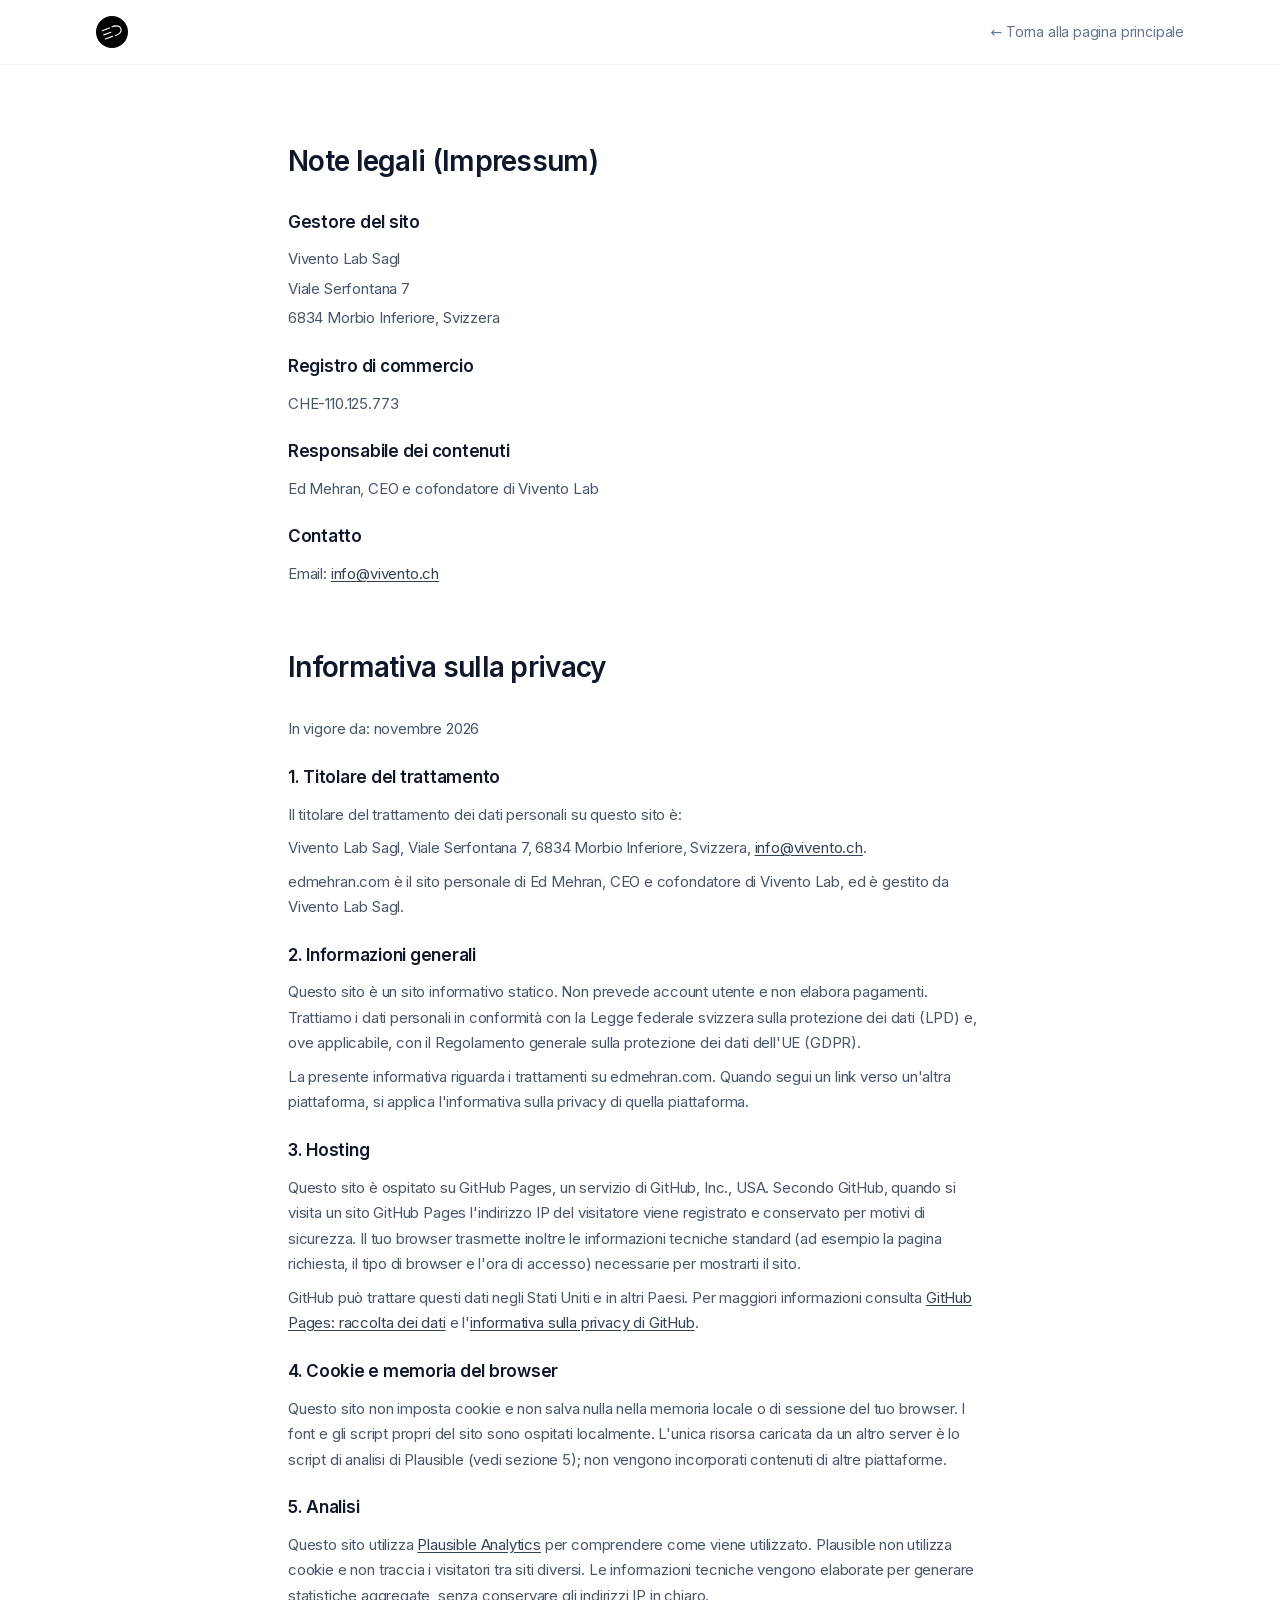
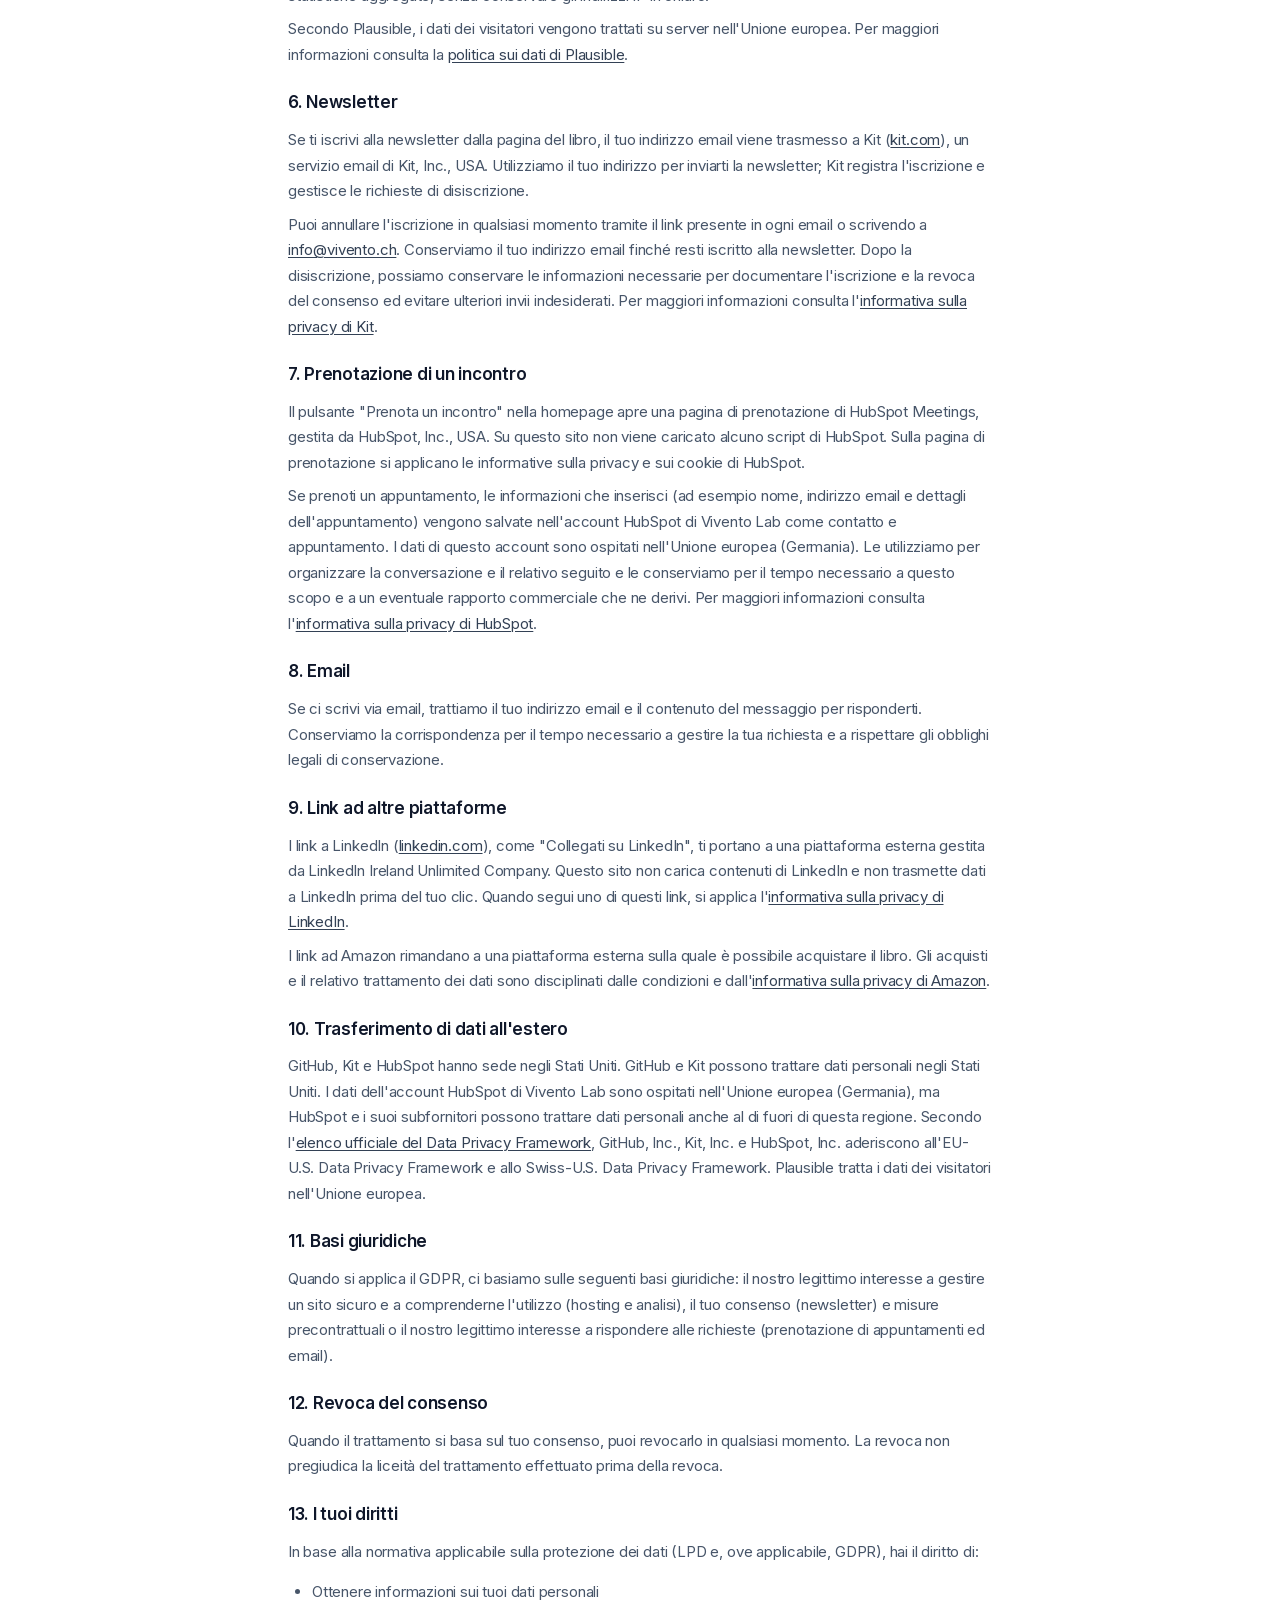
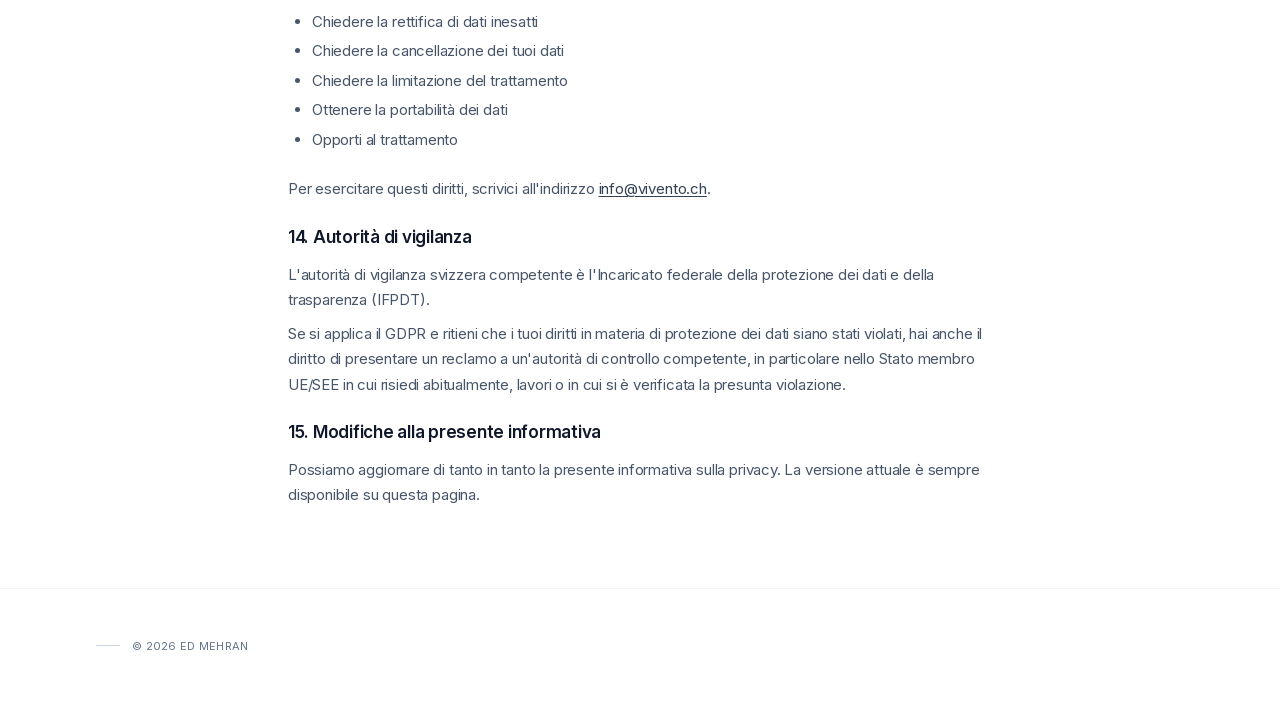
<file: it/legal.html>
<!DOCTYPE html>
<html lang="it">
<head>
    <meta charset="UTF-8"/>
    <meta name="viewport" content="width=device-width, initial-scale=1.0"/>

    <title>Note legali e Informativa sulla privacy | Ed Mehran</title>
    <meta name="robots" content="noindex, nofollow"/>

    <!-- Favicon -->
    <link rel="apple-touch-icon" sizes="180x180" href="../assets/favicon/apple-touch-icon.png">
    <link rel="icon" type="image/png" sizes="32x32" href="../assets/favicon/favicon-32x32.png">
    <link rel="icon" type="image/png" sizes="16x16" href="../assets/favicon/favicon-16x16.png">
    <meta name="theme-color" content="#ffffff">

    <link rel="stylesheet" href="../assets/css/style.css">
    <!-- Privacy-friendly analytics by Plausible -->
    <script async src="https://plausible.io/js/pa-OlTwVZ5_C9F_pvSf1bRpq.js"></script>
    <script>
      window.plausible=window.plausible||function(){(plausible.q=plausible.q||[]).push(arguments)},plausible.init=plausible.init||function(i){plausible.o=i||{}};
      plausible.init()
    </script>
</head>
<body>
    <div class="min-h-screen flex flex-col">
        <!-- Header -->
        <header class="header">
            <nav class="container-wide py-4">
                <div class="flex items-center justify-between">
                    <a href="./" class="flex items-center gap-2" aria-label="Ed Mehran - Pagina principale">
                        <svg class="w-8 h-8" width="48" height="48" viewBox="0 0 48 48" fill="none" xmlns="http://www.w3.org/2000/svg">
                            <circle cx="24" cy="24" r="24" fill="black"></circle>
                            <path fill-rule="evenodd" clip-rule="evenodd" d="M8.53964 22.3585C8.38332 21.929 8.60477 21.4541 9.03427 21.2978L19.9217 17.335C20.3512 17.1787 20.8261 17.4002 20.9825 17.8297C21.1388 18.2592 20.9173 18.7341 20.4878 18.8904L9.60037 22.8531C9.17087 23.0094 8.69597 22.788 8.53964 22.3585Z" fill="white"></path>
                            <path fill-rule="evenodd" clip-rule="evenodd" d="M10.804 28.5799C10.6477 28.1504 10.8692 27.6755 11.2987 27.5192L22.1861 23.5565C22.6156 23.4002 23.0906 23.6216 23.2469 24.0511C23.4032 24.4806 23.1817 24.9555 22.7522 25.1118L11.8648 29.0745C11.4353 29.2309 10.9604 29.0094 10.804 28.5799Z" fill="white"></path>
                            <path fill-rule="evenodd" clip-rule="evenodd" d="M13.0685 34.8011C12.9121 34.3716 13.1336 33.8967 13.5631 33.7404L24.4506 29.7777C24.8801 29.6213 25.355 29.8428 25.5113 30.2723C25.6676 30.7018 25.4462 31.1767 25.0167 31.333L14.1292 35.2957C13.6997 35.4521 13.2248 35.2306 13.0685 34.8011Z" fill="white"></path>
                            <path fill-rule="evenodd" clip-rule="evenodd" d="M38.0231 18.6741C37.4224 17.0235 36.4228 15.8684 35.1865 15.1194C33.9642 14.3788 32.5552 14.0614 31.1555 13.9967C28.3721 13.8681 25.4543 14.7302 23.6139 15.5529C23.2175 15.7301 23.0255 16.1835 23.174 16.5915C23.3227 17.0001 23.7746 17.2109 24.1832 17.0621L24.9986 16.7653L24.9998 16.7685C26.6733 16.1206 28.9561 15.552 31.079 15.6501C32.2919 15.7062 33.4092 15.9778 34.3289 16.535C35.2346 17.0837 35.9928 17.9351 36.4678 19.2402C36.9428 20.5453 36.9092 21.6848 36.5681 22.6873C36.2218 23.7053 35.5405 24.6315 34.6474 25.4541C33.0842 26.8939 30.97 27.9257 29.2715 28.5051L29.2727 28.5083L28.4573 28.805C28.0486 28.9538 27.8379 29.4056 27.9867 29.8143C28.1352 30.2223 28.5737 30.4462 28.9913 30.3271C30.93 29.7744 33.7192 28.5593 35.7687 26.6716C36.7994 25.7223 37.6747 24.5735 38.1351 23.2205C38.6007 21.8521 38.6239 20.3247 38.0231 18.6741Z" fill="white"></path>
                        </svg>
                    </a>
                    <a href="./" class="text-slate-500 hover:text-slate-900 transition-colors" style="font-size: 0.875rem;">&larr; Torna alla pagina principale</a>
                </div>
            </nav>
        </header>

        <main class="flex-1">
            <div class="container-wide" style="max-width: 48rem; padding-top: 5rem; padding-bottom: 5rem;">
                <!-- Note legali -->
                <section id="impressum" class="mb-16">
                    <h1 class="text-h2 mb-8">Note legali (Impressum)</h1>
                    <h2 class="text-h3 mb-3">Gestore del sito</h2>
                    <p class="text-body mb-1">Vivento Lab Sagl</p>
                    <p class="text-body mb-1">Viale Serfontana 7</p>
                    <p class="text-body mb-6">6834 Morbio Inferiore, Svizzera</p>

                    <h2 class="text-h3 mb-3">Registro di commercio</h2>
                    <p class="text-body mb-6">CHE-110.125.773</p>

                    <h2 class="text-h3 mb-3">Responsabile dei contenuti</h2>
                    <p class="text-body mb-6">Ed Mehran, CEO e cofondatore di Vivento Lab</p>

                    <h2 class="text-h3 mb-3">Contatto</h2>
                    <p class="text-body mb-6">Email: <a href="mailto:info@vivento.ch" class="text-slate-700 underline hover:text-slate-900">info@vivento.ch</a></p>
                </section>

                <!-- Informativa sulla privacy -->
                <section id="privacy">
                    <h1 class="text-h2 mb-8">Informativa sulla privacy</h1>
                    <p class="text-body mb-6">In vigore da: novembre 2026</p>

                    <h2 class="text-h3 mb-3">1. Titolare del trattamento</h2>
                    <p class="text-body mb-2">Il titolare del trattamento dei dati personali su questo sito è:</p>
                    <p class="text-body mb-2">Vivento Lab Sagl, Viale Serfontana 7, 6834 Morbio Inferiore, Svizzera, <a href="mailto:info@vivento.ch" class="text-slate-700 underline hover:text-slate-900">info@vivento.ch</a>.</p>
                    <p class="text-body mb-6">edmehran.com è il sito personale di Ed Mehran, CEO e cofondatore di Vivento Lab, ed è gestito da Vivento Lab Sagl.</p>

                    <h2 class="text-h3 mb-3">2. Informazioni generali</h2>
                    <p class="text-body mb-2">Questo sito è un sito informativo statico. Non prevede account utente e non elabora pagamenti. Trattiamo i dati personali in conformità con la Legge federale svizzera sulla protezione dei dati (LPD) e, ove applicabile, con il Regolamento generale sulla protezione dei dati dell'UE (GDPR).</p>
                    <p class="text-body mb-6">La presente informativa riguarda i trattamenti su edmehran.com. Quando segui un link verso un'altra piattaforma, si applica l'informativa sulla privacy di quella piattaforma.</p>

                    <h2 class="text-h3 mb-3">3. Hosting</h2>
                    <p class="text-body mb-2">Questo sito è ospitato su GitHub Pages, un servizio di GitHub, Inc., USA. Secondo GitHub, quando si visita un sito GitHub Pages l'indirizzo IP del visitatore viene registrato e conservato per motivi di sicurezza. Il tuo browser trasmette inoltre le informazioni tecniche standard (ad esempio la pagina richiesta, il tipo di browser e l'ora di accesso) necessarie per mostrarti il sito.</p>
                    <p class="text-body mb-6">GitHub può trattare questi dati negli Stati Uniti e in altri Paesi. Per maggiori informazioni consulta <a href="https://docs.github.com/en/pages/getting-started-with-github-pages/what-is-github-pages#data-collection" target="_blank" rel="noopener noreferrer" class="text-slate-700 underline hover:text-slate-900">GitHub Pages: raccolta dei dati</a> e l'<a href="https://docs.github.com/en/site-policy/privacy-policies/github-general-privacy-statement" target="_blank" rel="noopener noreferrer" class="text-slate-700 underline hover:text-slate-900">informativa sulla privacy di GitHub</a>.</p>

                    <h2 class="text-h3 mb-3">4. Cookie e memoria del browser</h2>
                    <p class="text-body mb-6">Questo sito non imposta cookie e non salva nulla nella memoria locale o di sessione del tuo browser. I font e gli script propri del sito sono ospitati localmente. L'unica risorsa caricata da un altro server è lo script di analisi di Plausible (vedi sezione 5); non vengono incorporati contenuti di altre piattaforme.</p>

                    <h2 class="text-h3 mb-3">5. Analisi</h2>
                    <p class="text-body mb-2">Questo sito utilizza <a href="https://plausible.io" target="_blank" rel="noopener noreferrer" class="text-slate-700 underline hover:text-slate-900">Plausible Analytics</a> per comprendere come viene utilizzato. Plausible non utilizza cookie e non traccia i visitatori tra siti diversi. Le informazioni tecniche vengono elaborate per generare statistiche aggregate, senza conservare gli indirizzi IP in chiaro.</p>
                    <p class="text-body mb-6">Secondo Plausible, i dati dei visitatori vengono trattati su server nell'Unione europea. Per maggiori informazioni consulta la <a href="https://plausible.io/data-policy" target="_blank" rel="noopener noreferrer" class="text-slate-700 underline hover:text-slate-900">politica sui dati di Plausible</a>.</p>

                    <h2 class="text-h3 mb-3">6. Newsletter</h2>
                    <p class="text-body mb-2">Se ti iscrivi alla newsletter dalla pagina del libro, il tuo indirizzo email viene trasmesso a Kit (<a href="https://kit.com" target="_blank" rel="noopener noreferrer" class="text-slate-700 underline hover:text-slate-900">kit.com</a>), un servizio email di Kit, Inc., USA. Utilizziamo il tuo indirizzo per inviarti la newsletter; Kit registra l'iscrizione e gestisce le richieste di disiscrizione.</p>
                    <p class="text-body mb-6">Puoi annullare l'iscrizione in qualsiasi momento tramite il link presente in ogni email o scrivendo a <a href="mailto:info@vivento.ch" class="text-slate-700 underline hover:text-slate-900">info@vivento.ch</a>. Conserviamo il tuo indirizzo email finché resti iscritto alla newsletter. Dopo la disiscrizione, possiamo conservare le informazioni necessarie per documentare l'iscrizione e la revoca del consenso ed evitare ulteriori invii indesiderati. Per maggiori informazioni consulta l'<a href="https://kit.com/privacy" target="_blank" rel="noopener noreferrer" class="text-slate-700 underline hover:text-slate-900">informativa sulla privacy di Kit</a>.</p>

                    <h2 class="text-h3 mb-3">7. Prenotazione di un incontro</h2>
                    <p class="text-body mb-2">Il pulsante "Prenota un incontro" nella homepage apre una pagina di prenotazione di HubSpot Meetings, gestita da HubSpot, Inc., USA. Su questo sito non viene caricato alcuno script di HubSpot. Sulla pagina di prenotazione si applicano le informative sulla privacy e sui cookie di HubSpot.</p>
                    <p class="text-body mb-6">Se prenoti un appuntamento, le informazioni che inserisci (ad esempio nome, indirizzo email e dettagli dell'appuntamento) vengono salvate nell'account HubSpot di Vivento Lab come contatto e appuntamento. I dati di questo account sono ospitati nell'Unione europea (Germania). Le utilizziamo per organizzare la conversazione e il relativo seguito e le conserviamo per il tempo necessario a questo scopo e a un eventuale rapporto commerciale che ne derivi. Per maggiori informazioni consulta l'<a href="https://legal.hubspot.com/privacy-policy" target="_blank" rel="noopener noreferrer" class="text-slate-700 underline hover:text-slate-900">informativa sulla privacy di HubSpot</a>.</p>

                    <h2 class="text-h3 mb-3">8. Email</h2>
                    <p class="text-body mb-6">Se ci scrivi via email, trattiamo il tuo indirizzo email e il contenuto del messaggio per risponderti. Conserviamo la corrispondenza per il tempo necessario a gestire la tua richiesta e a rispettare gli obblighi legali di conservazione.</p>

                    <h2 class="text-h3 mb-3">9. Link ad altre piattaforme</h2>
                    <p class="text-body mb-2">I link a LinkedIn (<a href="https://www.linkedin.com" target="_blank" rel="noopener noreferrer" class="text-slate-700 underline hover:text-slate-900">linkedin.com</a>), come "Collegati su LinkedIn", ti portano a una piattaforma esterna gestita da LinkedIn Ireland Unlimited Company. Questo sito non carica contenuti di LinkedIn e non trasmette dati a LinkedIn prima del tuo clic. Quando segui uno di questi link, si applica l'<a href="https://www.linkedin.com/legal/privacy-policy" target="_blank" rel="noopener noreferrer" class="text-slate-700 underline hover:text-slate-900">informativa sulla privacy di LinkedIn</a>.</p>
                    <p class="text-body mb-6">I link ad Amazon rimandano a una piattaforma esterna sulla quale è possibile acquistare il libro. Gli acquisti e il relativo trattamento dei dati sono disciplinati dalle condizioni e dall'<a href="https://www.amazon.it/gp/help/customer/display.html?nodeId=GX7NJQ4ZB8MHFRNJ" target="_blank" rel="noopener noreferrer" class="text-slate-700 underline hover:text-slate-900">informativa sulla privacy di Amazon</a>.</p>

                    <h2 class="text-h3 mb-3">10. Trasferimento di dati all'estero</h2>
                    <p class="text-body mb-6">GitHub, Kit e HubSpot hanno sede negli Stati Uniti. GitHub e Kit possono trattare dati personali negli Stati Uniti. I dati dell'account HubSpot di Vivento Lab sono ospitati nell'Unione europea (Germania), ma HubSpot e i suoi subfornitori possono trattare dati personali anche al di fuori di questa regione. Secondo l'<a href="https://www.dataprivacyframework.gov/list" target="_blank" rel="noopener noreferrer" class="text-slate-700 underline hover:text-slate-900">elenco ufficiale del Data Privacy Framework</a>, GitHub, Inc., Kit, Inc. e HubSpot, Inc. aderiscono all'EU-U.S. Data Privacy Framework e allo Swiss-U.S. Data Privacy Framework. Plausible tratta i dati dei visitatori nell'Unione europea.</p>

                    <h2 class="text-h3 mb-3">11. Basi giuridiche</h2>
                    <p class="text-body mb-6">Quando si applica il GDPR, ci basiamo sulle seguenti basi giuridiche: il nostro legittimo interesse a gestire un sito sicuro e a comprenderne l'utilizzo (hosting e analisi), il tuo consenso (newsletter) e misure precontrattuali o il nostro legittimo interesse a rispondere alle richieste (prenotazione di appuntamenti ed email).</p>

                    <h2 class="text-h3 mb-3">12. Revoca del consenso</h2>
                    <p class="text-body mb-6">Quando il trattamento si basa sul tuo consenso, puoi revocarlo in qualsiasi momento. La revoca non pregiudica la liceità del trattamento effettuato prima della revoca.</p>

                    <h2 class="text-h3 mb-3">13. I tuoi diritti</h2>
                    <p class="text-body mb-2">In base alla normativa applicabile sulla protezione dei dati (LPD e, ove applicabile, GDPR), hai il diritto di:</p>
                    <ul class="text-body mb-6" style="list-style: disc; padding-left: 1.5rem;">
                        <li class="mb-1">Ottenere informazioni sui tuoi dati personali</li>
                        <li class="mb-1">Chiedere la rettifica di dati inesatti</li>
                        <li class="mb-1">Chiedere la cancellazione dei tuoi dati</li>
                        <li class="mb-1">Chiedere la limitazione del trattamento</li>
                        <li class="mb-1">Ottenere la portabilità dei dati</li>
                        <li class="mb-1">Opporti al trattamento</li>
                    </ul>
                    <p class="text-body mb-6">Per esercitare questi diritti, scrivici all'indirizzo <a href="mailto:info@vivento.ch" class="text-slate-700 underline hover:text-slate-900">info@vivento.ch</a>.</p>

                    <h2 class="text-h3 mb-3">14. Autorità di vigilanza</h2>
                    <p class="text-body mb-2">L'autorità di vigilanza svizzera competente è l'Incaricato federale della protezione dei dati e della trasparenza (IFPDT).</p>
                    <p class="text-body mb-6">Se si applica il GDPR e ritieni che i tuoi diritti in materia di protezione dei dati siano stati violati, hai anche il diritto di presentare un reclamo a un'autorità di controllo competente, in particolare nello Stato membro UE/SEE in cui risiedi abitualmente, lavori o in cui si è verificata la presunta violazione.</p>

                    <h2 class="text-h3 mb-3">15. Modifiche alla presente informativa</h2>
                    <p class="text-body">Possiamo aggiornare di tanto in tanto la presente informativa sulla privacy. La versione attuale è sempre disponibile su questa pagina.</p>
                </section>
            </div>
        </main>

        <!-- Footer -->
        <footer class="footer">
            <div class="container-wide py-12">
                <div class="flex items-center gap-3">
                    <span class="divider-accent divider-accent--light"></span>
                    <p class="text-slate-400 uppercase tracking-wide" style="font-size: 0.6875rem;">&copy; 2026 Ed Mehran</p>
                </div>
            </div>
        </footer>
    </div>
</body>
</html>
</file>
<file: assets/css/style.css>
/* Inter — self-hosted variable font (GDPR: no Google Fonts CDN) */
@font-face {
    font-family: 'Inter';
    font-style: normal;
    font-weight: 300 700;
    font-display: swap;
    src: url('../fonts/inter-latin-ext.woff2') format('woff2');
    unicode-range: U+0100-02BA, U+02BD-02C5, U+02C7-02CC, U+02CE-02D7, U+02DD-02FF, U+0304, U+0308, U+0329, U+1D00-1DBF, U+1E00-1E9F, U+1EF2-1EFF, U+2020, U+20A0-20AB, U+20AD-20C0, U+2113, U+2C60-2C7F, U+A720-A7FF;
}
@font-face {
    font-family: 'Inter';
    font-style: normal;
    font-weight: 300 700;
    font-display: swap;
    src: url('../fonts/inter-latin.woff2') format('woff2');
    unicode-range: U+0000-00FF, U+0131, U+0152-0153, U+02BB-02BC, U+02C6, U+02DA, U+02DC, U+0304, U+0308, U+0329, U+2000-206F, U+20AC, U+2122, U+2191, U+2193, U+2212, U+2215, U+FEFF, U+FFFD;
}

/* CSS Variables */
:root {
    --color-accent: 71 85 105;
    --color-accent-strong: 51 65 85;
    --color-accent-subtle: 241 245 249;
    --color-text-primary: 15 23 42;
    --color-text-secondary: 51 65 85;
    --color-text-muted: 100 116 139;
    --color-text-faint: 100 116 139;
    --color-bg-primary: 255 255 255;
    --color-bg-subtle: 248 250 252;
    --color-border-light: 241 245 249;
    --color-border: 226 232 240;
    --color-border-strong: 203 213 225;
    --container-max: 72rem;
    --container-narrow: 36rem;
    --section-padding: clamp(4rem, 8vw, 6rem);
    --radius-sm: 0.25rem;
    --radius-md: 0.375rem;
    --radius-lg: 0.5rem;
    --grain-opacity: 0.025;
}

/* Base Styles */
*, *::before, *::after {
    box-sizing: border-box;
    border-width: 0;
    border-style: solid;
    border-color: #e5e7eb;
}

html {
    scroll-behavior: smooth;
    scroll-padding-top: 5rem;
    line-height: 1.5;
    -webkit-text-size-adjust: 100%;
    tab-size: 4;
    font-family: Inter, ui-sans-serif, system-ui, -apple-system, BlinkMacSystemFont, "Segoe UI", Roboto, "Helvetica Neue", Arial, sans-serif;
}

body {
    margin: 0;
    color: rgb(71 85 105);
    -webkit-font-smoothing: antialiased;
    -moz-osx-font-smoothing: grayscale;
    font-feature-settings: "kern" 1, "liga" 1, "calt" 1;
    line-height: 1.65;
    letter-spacing: -0.011em;
    background-color: white;
}

::selection {
    background: rgb(71 85 105 / 0.12);
    color: rgb(15 23 42);
}

img, svg, video {
    display: block;
    vertical-align: middle;
    max-width: 100%;
    height: auto;
}

a {
    color: inherit;
    text-decoration: inherit;
}

h1, h2, h3, h4, h5, h6 {
    font-size: inherit;
    font-weight: inherit;
    margin: 0;
}

p {
    margin: 0;
}

blockquote {
    margin: 0;
}

/* Layout */
.min-h-screen {
    min-height: 100vh;
}

.flex {
    display: flex;
}

.flex-col {
    flex-direction: column;
}

.flex-grow {
    flex-grow: 1;
}

.container-wide {
    margin-left: auto;
    margin-right: auto;
    max-width: 72rem;
    padding-left: 1.5rem;
    padding-right: 1.5rem;
}

@media (min-width: 1024px) {
    .container-wide {
        padding-left: 2rem;
        padding-right: 2rem;
    }
}

/* Typography */
.text-display {
    font-size: 2.25rem;
    font-weight: 600;
    color: rgb(15 23 42);
    letter-spacing: -0.03em;
    line-height: 1.12;
}

@media (min-width: 768px) {
    .text-display {
        font-size: 2.75rem;
    }
}

@media (min-width: 1024px) {
    .text-display {
        font-size: 3.125rem;
    }
}

.text-h1 {
    font-size: 1.75rem;
    font-weight: 600;
    color: rgb(15 23 42);
    letter-spacing: -0.03em;
    line-height: 1.12;
}

@media (min-width: 768px) {
    .text-h1 {
        font-size: 2.125rem;
    }
}

@media (min-width: 1024px) {
    .text-h1 {
        font-size: 2.375rem;
    }
}

.text-h2 {
    font-size: 1.5rem;
    font-weight: 600;
    color: rgb(15 23 42);
    letter-spacing: -0.025em;
    line-height: 1.2;
}

@media (min-width: 768px) {
    .text-h2 {
        font-size: 1.75rem;
    }
}

.text-h3 {
    font-size: 1rem;
    font-weight: 600;
    color: rgb(15 23 42);
    letter-spacing: -0.015em;
    line-height: 1.4;
}

@media (min-width: 768px) {
    .text-h3 {
        font-size: 1.0625rem;
    }
}

.text-body-lg {
    font-size: 1.0625rem;
    color: rgb(71 85 105);
    line-height: 1.7;
}

@media (min-width: 768px) {
    .text-body-lg {
        font-size: 1.125rem;
    }
}

.text-body {
    font-size: 0.9375rem;
    color: rgb(71 85 105);
    line-height: 1.7;
}

.text-eyebrow {
    font-size: 0.6875rem;
    font-weight: 500;
    text-transform: uppercase;
    color: rgb(100 116 139);
    letter-spacing: 0.08em;
}

.text-balance {
    text-wrap: balance;
}

/* Sections */
.section {
    padding-top: var(--section-padding);
    padding-bottom: var(--section-padding);
}

.section-sm {
    padding-top: 4rem;
    padding-bottom: 4rem;
}

@media (min-width: 768px) {
    .section-sm {
        padding-top: 6rem;
        padding-bottom: 6rem;
    }
}

.section-divided {
    border-top-width: 1px;
    border-color: rgb(241 245 249);
}


/* Header */
.header {
    position: sticky;
    top: 0;
    z-index: 50;
    background-color: rgba(255, 255, 255, 0.95);
    backdrop-filter: blur(4px);
    border-bottom: 1px solid rgb(241 245 249);
}

.header nav {
    padding-top: 1rem;
    padding-bottom: 1rem;
}

.nav-link {
    font-size: 0.8125rem;
    color: rgb(71 85 105);
    transition: color 0.15s;
}

.nav-link:hover {
    color: rgb(15 23 42);
}

/* Buttons */
.btn-primary {
    display: inline-flex;
    align-items: center;
    justify-content: center;
    font-weight: 500;
    transition: all 0.15s;
    background-color: rgb(15 23 42);
    padding: 0.75rem 1.5rem;
    font-size: 0.875rem;
    color: white;
    border-radius: var(--radius-md);
}

.btn-primary:hover {
    background-color: rgb(30 41 59);
}

.btn-primary:active {
    background-color: rgb(11 11 15);
}

.btn-secondary {
    display: inline-flex;
    align-items: center;
    justify-content: center;
    font-weight: 500;
    transition: all 0.15s;
    background-color: white;
    padding: 0.75rem 1.5rem;
    font-size: 0.875rem;
    color: rgb(71 85 105);
    border: 1px solid rgb(226 232 240);
    border-radius: var(--radius-md);
}

.btn-secondary:hover {
    border-color: rgb(203 213 225);
    color: rgb(15 23 42);
}

.btn-nav {
    display: inline-flex;
    align-items: center;
    justify-content: center;
    transition: all 0.15s;
    background-color: rgb(248 250 252);
    padding: 0.5rem 1rem;
    font-size: 0.8125rem;
    font-weight: 500;
    color: rgb(71 85 105);
    border-radius: var(--radius-md);
}

.btn-nav:hover {
    background-color: rgb(241 245 249);
    color: rgb(15 23 42);
}

.btn-ghost {
    display: inline-flex;
    align-items: center;
    justify-content: center;
    font-weight: 500;
    transition: all 0.15s;
    padding: 0.5rem 0.75rem;
    font-size: 0.875rem;
    color: rgb(71 85 105);
    border-radius: var(--radius-md);
}

.btn-ghost:hover {
    background-color: rgb(248 250 252);
    color: rgb(15 23 42);
}

.btn-cta-light {
    display: inline-flex;
    align-items: center;
    justify-content: center;
    transition: all 0.15s;
    background-color: white;
    padding: 1rem 2.5rem;
    font-size: 0.9375rem;
    font-weight: 600;
    color: rgb(15 23 42);
    box-shadow: 0 10px 15px -3px rgb(0 0 0 / 0.1), 0 4px 6px -4px rgb(0 0 0 / 0.1);
    border-radius: var(--radius-lg);
}

.btn-cta-light:hover {
    background-color: rgb(248 250 252);
    box-shadow: 0 20px 25px -5px rgb(0 0 0 / 0.1), 0 8px 10px -6px rgb(0 0 0 / 0.1);
}

.btn-cta-light:active {
    background-color: rgb(241 245 249);
}

.link-arrow {
    display: inline-flex;
    align-items: center;
    font-size: 0.9375rem;
    font-weight: 500;
    color: rgb(15 23 42);
    transition: color 0.15s;
}

.link-arrow:hover {
    color: rgb(71 85 105);
}

.link-arrow svg {
    margin-left: 0.5rem;
    height: 1rem;
    width: 1rem;
    transition: transform 0.15s;
}

.link-arrow:hover svg {
    transform: translateX(0.25rem);
}

/* Signal Chips */
.signal-chip {
    display: inline-flex;
    align-items: center;
    gap: 0.625rem;
    font-size: 0.8125rem;
    color: rgb(100 116 139);
}

.signal-chip::before {
    content: "";
    height: 0.25rem;
    width: 0.25rem;
    border-radius: 9999px;
    background-color: rgb(203 213 225);
}

/* Card numbers */
.who-card-number {
    margin-bottom: 1.25rem;
    font-size: 0.6875rem;
    font-weight: 600;
    letter-spacing: 0.12em;
    color: transparent;
    -webkit-text-stroke: 1px rgb(100 116 139);
}

/* Service Cards */
.service-card {
    position: relative;
    border: 1px solid rgb(226 232 240);
    background-color: white;
    padding: 1.75rem;
    display: flex;
    height: 100%;
    flex-direction: column;
    transition: all 0.2s;
    border-radius: var(--radius-md);
}

@media (min-width: 768px) {
    .service-card {
        padding: 2rem;
    }
}

.service-card:hover {
    border-color: rgb(203 213 225);
}

.service-card-primary {
    border-color: rgb(226 232 240);
    background-color: rgba(248, 250, 252, 0.3);
}

.service-card-primary::before {
    content: "";
    position: absolute;
    top: 0;
    left: 2rem;
    right: 2rem;
    height: 1px;
    background-color: rgb(15 23 42);
}

/* Expertise Cards */
.expertise-grid {
    display: grid;
    grid-template-columns: 1fr;
    gap: 1.25rem;
}

@media (min-width: 768px) {
    .expertise-grid {
        grid-template-columns: repeat(2, minmax(0, 1fr));
    }
}

/* Current Work (Vivento Lab) */
.work-grid {
    display: grid;
    grid-template-columns: 1fr;
    gap: 2.5rem;
}

@media (min-width: 768px) {
    .work-grid {
        grid-template-columns: 3fr 2fr;
        gap: 4rem;
        align-items: start;
    }
}

.work-aside {
    border: 1px solid rgb(241 245 249);
    background-color: rgba(248, 250, 252, 0.5);
    border-radius: var(--radius-md);
    padding: 1.75rem;
}

.focus-list {
    list-style: none;
    margin: 0;
    padding: 0;
}

.focus-list li {
    position: relative;
    padding: 0.5rem 0 0.5rem 1.25rem;
    font-size: 0.9375rem;
    color: rgb(51 65 85);
    border-bottom: 1px solid rgb(241 245 249);
}

.focus-list li:last-child {
    border-bottom: none;
}

.focus-list li::before {
    content: "";
    position: absolute;
    left: 0;
    top: 1.0625rem;
    height: 0.375rem;
    width: 0.375rem;
    background-color: rgb(148 163 184);
    clip-path: polygon(50% 0%, 100% 50%, 50% 100%, 0% 50%);
}

.work-closing {
    margin-top: 1.25rem;
    padding-top: 1.25rem;
    border-top: 1px solid rgb(226 232 240);
    font-size: 0.875rem;
    line-height: 1.625;
    color: rgb(71 85 105);
}

/* Education list */
.edu-list {
    list-style: none;
    margin: 0;
    padding: 0;
}

.edu-list li {
    padding: 0.375rem 0 0.375rem 1rem;
    border-left: 2px solid rgb(226 232 240);
    font-size: 0.875rem;
    line-height: 1.5;
    color: rgb(71 85 105);
}

.edu-list li + li {
    margin-top: 0.25rem;
}

/* Homepage Book Feature */
.home-book-grid {
    display: grid;
    grid-template-columns: 1fr;
    gap: 2rem;
    align-items: center;
}

@media (min-width: 768px) {
    .home-book-grid {
        grid-template-columns: 13rem 1fr;
        gap: 3.5rem;
    }
}

.home-book-cover img {
    display: block;
    width: 9rem;
    height: auto;
    border-radius: var(--radius-sm);
    box-shadow: 0 20px 25px -5px rgb(15 23 42 / 0.18), 0 8px 10px -6px rgb(15 23 42 / 0.12);
    transition: transform 0.2s;
}

@media (min-width: 768px) {
    .home-book-cover img {
        width: 13rem;
    }
}

.home-book-cover:hover img {
    transform: translateY(-2px);
}

/* Pull Quote */
.pull-quote {
    position: relative;
    padding-left: 2rem;
    font-size: 1.5rem;
    font-weight: 600;
    color: rgb(15 23 42);
    line-height: 1.3;
    letter-spacing: -0.02em;
}

@media (min-width: 768px) {
    .pull-quote {
        padding-left: 2.5rem;
        font-size: 1.75rem;
    }
}

.pull-quote::before {
    content: '"';
    position: absolute;
    left: 0;
    top: 0;
    font-size: 3rem;
    font-weight: 700;
    color: rgb(226 232 240);
    line-height: 0.8;
}

@media (min-width: 768px) {
    .pull-quote::before {
        font-size: 4rem;
    }
}

/* Why Me Grid */
.why-me-grid {
    display: grid;
    grid-template-columns: 1fr;
    gap: 2.5rem;
}

@media (min-width: 768px) {
    .why-me-grid {
        grid-template-columns: 1fr 1fr;
        gap: 3rem;
        align-items: start;
    }
}

.why-me-fact {
    padding: 0.5rem 0 0.5rem 1rem;
    border-left: 2px solid rgb(226 232 240);
    font-size: 0.875rem;
    line-height: 1.625;
    color: rgb(71 85 105);
}

.why-me-fact strong {
    display: block;
    font-weight: 600;
    color: rgb(15 23 42);
    margin-bottom: 0.125rem;
}

/* Mobile Sticky CTA */
.mobile-cta-bar {
    display: none;
}

@media (max-width: 767px) {
    .mobile-cta-bar {
        display: flex;
        align-items: center;
        justify-content: space-between;
        position: fixed;
        bottom: 0;
        left: 0;
        right: 0;
        z-index: 40;
        padding: 0.75rem 1rem;
        background-color: #0f172a;
        box-shadow: 0 -4px 12px rgb(0 0 0 / 0.15);
        opacity: 0;
        visibility: hidden;
        pointer-events: none;
        transform: translateY(100%);
        transition: opacity 0.3s ease, transform 0.3s ease, visibility 0s linear 0.3s;
    }

    .mobile-cta-bar.visible {
        opacity: 1;
        visibility: visible;
        pointer-events: auto;
        transform: translateY(0);
        transition: opacity 0.3s ease, transform 0.3s ease, visibility 0s linear 0s;
    }

    .mobile-cta-bar-text {
        display: flex;
        flex-direction: column;
        gap: 0.125rem;
    }

    .mobile-cta-hook {
        color: #fff;
        font-size: 0.9375rem;
        font-weight: 600;
        line-height: 1.2;
    }

    .mobile-cta-sub {
        color: rgb(148 163 184);
        font-size: 0.75rem;
        line-height: 1.2;
    }

    .mobile-cta-bar .mobile-cta-btn {
        display: inline-flex;
        align-items: center;
        gap: 0.375rem;
        padding: 0.5rem 1rem;
        background-color: #fff;
        color: #0f172a;
        font-size: 0.8125rem;
        font-weight: 600;
        border-radius: 0.5rem;
        text-decoration: none;
        white-space: nowrap;
        flex-shrink: 0;
    }

    body {
        padding-bottom: 4rem;
    }
}

/* Credentials */
.credential-row {
    position: relative;
    display: flex;
    flex-direction: column;
    padding: 1.25rem 0 1.25rem 1rem;
    border-bottom: 1px solid rgb(241 245 249);
}

@media (min-width: 640px) {
    .credential-row {
        flex-direction: row;
        align-items: flex-start;
    }
}

.credential-row:last-child {
    border-bottom: none;
}

.credential-row::before {
    content: "";
    position: absolute;
    left: 0;
    top: 1.75rem;
    height: 0.375rem;
    width: 0.375rem;
    background-color: rgb(203 213 225);
    clip-path: polygon(50% 0%, 100% 50%, 50% 100%, 0% 50%);
}

.credential-name {
    font-size: 0.875rem;
    font-weight: 600;
    color: rgb(15 23 42);
    margin-bottom: 0.375rem;
    flex-shrink: 0;
}

@media (min-width: 640px) {
    .credential-name {
        margin-bottom: 0;
        width: 8rem;
    }
}

.credential-desc {
    font-size: 0.875rem;
    line-height: 1.625;
    color: rgb(100 116 139);
}

/* Technical Scope */
.scope-grid {
    display: grid;
    grid-template-columns: 1fr;
}

@media (min-width: 768px) {
    .scope-grid {
        position: relative;
        grid-template-columns: repeat(2, 1fr);
        column-gap: 4rem;
    }

    .scope-grid::after {
        content: "";
        position: absolute;
        left: 50%;
        top: 0;
        bottom: 0;
        width: 1px;
        background-color: rgb(241 245 249);
    }
}

.scope-category {
    position: relative;
    padding: 1.25rem 0 1.25rem 1rem;
    border-bottom: 1px solid rgb(241 245 249);
}

.scope-category::before {
    content: "";
    position: absolute;
    left: 0;
    top: 1.75rem;
    height: 0.375rem;
    width: 0.375rem;
    background-color: rgb(203 213 225);
    clip-path: polygon(50% 0%, 100% 50%, 50% 100%, 0% 50%);
}

.scope-category:last-child {
    border-bottom: none;
}

@media (min-width: 768px) {
    .scope-category:nth-last-child(-n+2) {
        border-bottom: none;
    }
}

.scope-title {
    font-size: 0.875rem;
    font-weight: 600;
    color: rgb(15 23 42);
    margin-bottom: 0.25rem;
}

.scope-items {
    font-size: 0.8125rem;
    color: rgb(100 116 139);
    line-height: 1.8;
    list-style: none;
    margin: 0;
    padding: 0;
}

/* CTA Panel */
.cta-panel {
    position: relative;
    overflow: hidden;
    background: #0f172a;
    border-radius: var(--radius-lg);
}

.cta-panel::before {
    content: "";
    pointer-events: none;
    position: absolute;
    inset: 0;
    opacity: 0.03;
    background-image: url("data:image/svg+xml,%3Csvg viewBox='0 0 256 256' xmlns='http://www.w3.org/2000/svg'%3E%3Cfilter id='noise'%3E%3CfeTurbulence type='fractalNoise' baseFrequency='0.8' numOctaves='4' stitchTiles='stitch'/%3E%3C/filter%3E%3Crect width='100%25' height='100%25' filter='url(%23noise)'/%3E%3C/svg%3E");
}

.cta-panel::after {
    content: "";
    position: absolute;
    bottom: 2rem;
    right: 2rem;
    height: 1px;
    width: 5rem;
    background-color: rgba(255, 255, 255, 0.2);
    transform: rotate(-45deg);
}

.cta-motif {
    position: absolute;
    inset: 0;
    overflow: hidden;
    opacity: 0.06;
}

.cta-motif svg {
    position: absolute;
    right: -4rem;
    top: -4rem;
    height: 20rem;
    width: 20rem;
}

/* Trust Badges */
.trust-badges {
    margin-top: 2.5rem;
    display: flex;
    flex-wrap: wrap;
    justify-content: center;
    column-gap: 2rem;
    row-gap: 0.75rem;
}

.trust-badge {
    display: flex;
    align-items: center;
    gap: 0.625rem;
    font-size: 0.8125rem;
    color: rgb(100 116 139);
}

.trust-badge-dot {
    height: 0.375rem;
    width: 0.375rem;
    background-color: rgb(100 116 139);
    clip-path: polygon(50% 0%, 100% 50%, 50% 100%, 0% 50%);
}

/* Hero */
.hero-grid {
    grid-template-columns: 1fr;
}

@media (min-width: 1024px) {
    .hero-grid {
        grid-template-columns: 3fr 2fr;
    }
}

.hero-photo-wrapper {
    position: relative;
}

.hero-motif {
    position: absolute;
    top: -1.5rem;
    right: -1.5rem;
    bottom: -1.5rem;
    left: -1.5rem;
    opacity: 0.3;
}

.hero-motif svg {
    height: 100%;
    width: 100%;
}

.hero-photo-mobile img {
    width: 7.5rem;
    height: 7.5rem;
    border-radius: 9999px;
    object-fit: cover;
    border: 2px solid rgb(241 245 249);
}

.hero-photo-frame {
    position: relative;
}

.hero-photo-frame img {
    position: relative;
    height: 14rem;
    width: 14rem;
    object-fit: cover;
    border: 1px solid rgb(241 245 249);
    border-radius: var(--radius-md);
}

@media (min-width: 1024px) {
    .hero-photo-frame img {
        height: 15.5rem;
        width: 15.5rem;
    }
}

@media (min-width: 1280px) {
    .hero-photo-frame img {
        height: 18rem;
        width: 18rem;
    }
}

.hero-photo-frame::after {
    content: "";
    position: absolute;
    bottom: -0.75rem;
    right: -0.75rem;
    height: 1px;
    width: 4rem;
    background-color: rgb(15 23 42);
    transform: rotate(-45deg);
    transform-origin: center;
}

.hero-eyebrow {
    display: flex;
    align-items: center;
    gap: 1rem;
}

.hero-eyebrow::before {
    content: "";
    height: 1px;
    width: 2rem;
    background-color: rgb(15 23 42);
}

.divider-accent {
    height: 1px;
    width: 2.5rem;
    background-color: rgb(15 23 42);
}

.divider-accent--muted {
    background-color: rgb(100 116 139);
}

.divider-accent--light {
    width: 1.5rem;
    background-color: rgb(203 213 225);
}

/* Signal Rings SVG */
.signal-rings {
    stroke: currentColor;
    stroke-width: 0.5;
    fill: none;
    opacity: 0.5;
}

/* Footer */
.footer {
    border-top: 1px solid rgb(241 245 249);
    background-color: white;
}

/* Language Dropdown */
.lang-dropdown {
    position: absolute;
    right: 0;
    margin-top: 0.5rem;
    width: 8rem;
    background-color: white;
    border: 1px solid rgb(226 232 240);
    border-radius: var(--radius-md);
    box-shadow: 0 10px 15px -3px rgb(0 0 0 / 0.1), 0 4px 6px -4px rgb(0 0 0 / 0.1);
    padding: 0.25rem 0;
    z-index: 50;
}

.lang-dropdown a {
    display: block;
    padding: 0.5rem 1rem;
    font-size: 0.8125rem;
    color: rgb(51 65 85);
}

.lang-dropdown a:hover {
    background-color: rgb(248 250 252);
}

/* Mobile Menu */
.mobile-menu {
    padding-top: 1rem;
    padding-bottom: 0.5rem;
    border-top: 1px solid rgb(241 245 249);
    margin-top: 1rem;
}

.mobile-menu a {
    color: rgb(51 65 85);
    padding: 0.75rem 0.5rem;
    border-radius: var(--radius-md);
    font-size: 0.9375rem;
    display: block;
}

.mobile-menu a:hover {
    color: rgb(15 23 42);
    background-color: rgb(248 250 252);
}

.mobile-menu .btn-primary {
    color: white;
}

.mobile-menu .btn-primary:hover {
    color: white;
}

/* Utility Classes */
.underline { text-decoration: underline; text-underline-offset: 2px; }
.text-\[0\.6875rem\] { font-size: 0.6875rem; }
.flex-1 { flex: 1 1 0%; }
.w-full { width: 100%; }
.p-2 { padding: 0.5rem; }
.pt-2 { padding-top: 0.5rem; }
.mt-2 { margin-top: 0.5rem; }
.rounded-md { border-radius: var(--radius-md); }
.space-y-1 > * + * { margin-top: 0.25rem; }
.flex-shrink-0 { flex-shrink: 0; }
.text-slate-200 { color: rgb(226 232 240); }
.hover\:bg-slate-100:hover { background-color: rgb(241 245 249); }
.hover\:text-slate-600:hover { color: rgb(71 85 105); }
.hover\:text-slate-900:hover { color: rgb(15 23 42); }
.hidden {
    display: none;
}

.space-y-4 > * + * {
    margin-top: 1rem;
}

.mb-2 { margin-bottom: 0.5rem; }
.mb-3 { margin-bottom: 0.75rem; }
.mb-4 { margin-bottom: 1rem; }
.mb-5 { margin-bottom: 1.25rem; }
.mb-1 { margin-bottom: 0.25rem; }
.mb-6 { margin-bottom: 1.5rem; }
.mb-8 { margin-bottom: 2rem; }
.mb-10 { margin-bottom: 2.5rem; }
.mb-16 { margin-bottom: 4rem; }
.mt-4 { margin-top: 1rem; }
.mt-8 { margin-top: 2rem; }
.pt-6 { padding-top: 1.5rem; }

.text-slate-300 { color: rgb(203 213 225); }
.text-slate-400 { color: rgb(100 116 139); }
.text-slate-500 { color: rgb(100 116 139); }
.text-slate-600 { color: rgb(71 85 105); }
.text-slate-700 { color: rgb(51 65 85); }
.text-slate-900 { color: rgb(15 23 42); }
.text-white { color: white; }

.font-medium { font-weight: 500; }
.font-semibold { font-weight: 600; }

.max-w-lg { max-width: 32rem; }
.max-w-md { max-width: 28rem; }
.max-w-xl { max-width: 36rem; }

.mx-auto {
    margin-left: auto;
    margin-right: auto;
}

.grid {
    display: grid;
}

.gap-3 { gap: 0.75rem; }
.gap-5 { gap: 1.25rem; }
.gap-8 { gap: 2rem; }

.items-center {
    align-items: center;
}

.items-start {
    align-items: flex-start;
}

.justify-between {
    justify-content: space-between;
}

.justify-center {
    justify-content: center;
}

.flex-wrap {
    flex-wrap: wrap;
}

.gap-x-5 { column-gap: 1.25rem; }
.gap-y-2 { row-gap: 0.5rem; }

.text-center {
    text-align: center;
}

.relative {
    position: relative;
}

.overflow-hidden {
    overflow: hidden;
}

.bg-white {
    background-color: white;
}

.border-t {
    border-top: 1px solid rgb(241 245 249);
}

.border-slate-50 {
    border-color: rgb(248 250 252);
}

.border-slate-100 {
    border-color: rgb(241 245 249);
}

.uppercase {
    text-transform: uppercase;
}

.tracking-wide {
    letter-spacing: 0.025em;
}

.w-4 { width: 1rem; }
.h-4 { height: 1rem; }
.w-3 { width: 0.75rem; }
.h-3 { height: 0.75rem; }
.w-8 { width: 2rem; }
.h-8 { height: 2rem; }
.w-9 { width: 2.25rem; }
.h-9 { height: 2.25rem; }
.w-10 { width: 2.5rem; }
.h-px { height: 1px; }
.w-5 { width: 1.25rem; }
.h-5 { height: 1.25rem; }
.w-6 { width: 1.5rem; }

.ml-1 { margin-left: 0.25rem; }
.ml-2 { margin-left: 0.5rem; }
.mt-0\.5 { margin-top: 0.125rem; }
.gap-1\.5 { gap: 0.375rem; }
.gap-2 { gap: 0.5rem; }
.gap-4 { gap: 1rem; }
.gap-6 { gap: 1.5rem; }

.space-x-3 > * + * { margin-left: 0.75rem; }
.space-x-8 > * + * { margin-left: 2rem; }

.py-4 { padding-top: 1rem; padding-bottom: 1rem; }
.py-12 { padding-top: 3rem; padding-bottom: 3rem; }
.px-6 { padding-left: 1.5rem; padding-right: 1.5rem; }
.py-14 { padding-top: 3.5rem; padding-bottom: 3.5rem; }

.pt-10 { padding-top: 2.5rem; }
.pb-12 { padding-bottom: 3rem; }

.transition-colors {
    transition-property: color, background-color, border-color;
    transition-timing-function: cubic-bezier(0.4, 0, 0.2, 1);
    transition-duration: 0.15s;
}

[x-cloak] {
    display: none !important;
}

/* Responsive */
@media (min-width: 640px) {
    .sm\:flex-row { flex-direction: row; }
    .sm\:w-auto { width: auto; }
}

@media (min-width: 768px) {
    .md\:flex { display: flex; }
    .md\:hidden { display: none; }
    .md\:inline-flex { display: inline-flex; }
    .md\:grid-cols-3 { grid-template-columns: repeat(3, minmax(0, 1fr)); }
    .md\:flex-row { flex-direction: row; }
    .md\:items-start { align-items: flex-start; }
    .md\:justify-between { justify-content: space-between; }
    .md\:py-14 { padding-top: 3.5rem; padding-bottom: 3.5rem; }
    .md\:px-10 { padding-left: 2.5rem; padding-right: 2.5rem; }
    .md\:py-16 { padding-top: 4rem; padding-bottom: 4rem; }
    .md\:pt-12 { padding-top: 3rem; }
    .md\:pb-16 { padding-bottom: 4rem; }
}

/* FAQ */
.faq-layout {
    display: grid;
    grid-template-columns: 1fr;
    gap: 2.5rem;
}

@media (min-width: 768px) {
    .faq-layout {
        grid-template-columns: 1fr 2fr;
        gap: 4rem;
    }

    .faq-layout > div:first-child {
        position: sticky;
        top: 2rem;
        align-self: start;
    }
}

.faq-item {
    padding: 1.25rem 0;
    border-bottom: 1px solid rgb(241 245 249);
}

.faq-item:first-child {
    padding-top: 0;
}

.faq-item:last-child {
    border-bottom: none;
    padding-bottom: 0;
}

.faq-question {
    font-size: 0.9375rem;
    font-weight: 600;
    line-height: 1.5;
    color: rgb(15 23 42);
    margin-bottom: 0.375rem;
}

.faq-answer {
    font-size: 0.875rem;
    line-height: 1.75;
    color: rgb(100 116 139);
}

@media (min-width: 1024px) {
    .lg\:flex { display: flex; }
    .lg\:hidden { display: none; }
    .lg\:grid-cols-2 { grid-template-columns: repeat(2, minmax(0, 1fr)); }
    .lg\:gap-10 { gap: 2.5rem; }
    .lg\:justify-end { justify-content: flex-end; }
    .lg\:max-w-none { max-width: none; }
    .lg\:px-16 { padding-left: 4rem; padding-right: 4rem; }
    .lg\:py-20 { padding-top: 5rem; padding-bottom: 5rem; }
    .lg\:pt-14 { padding-top: 3.5rem; }
    .lg\:pb-20 { padding-bottom: 5rem; }
}

/* Hero name + headline */
.hero-name {
    display: block;
    margin-bottom: 0.75rem;
    font-size: 1.0625rem;
    font-weight: 600;
    letter-spacing: -0.01em;
    color: rgb(71 85 105);
}

@media (min-width: 768px) {
    .hero-name {
        font-size: 1.125rem;
    }
}

.hero-headline {
    display: block;
}

/* Outline button on dark panel */
.btn-outline-light {
    display: inline-flex;
    align-items: center;
    justify-content: center;
    transition: all 0.15s;
    background-color: transparent;
    padding: 1rem 2rem;
    font-size: 0.9375rem;
    font-weight: 600;
    color: white;
    border: 1px solid rgba(255, 255, 255, 0.3);
    border-radius: var(--radius-lg);
}

.btn-outline-light:hover {
    border-color: rgba(255, 255, 255, 0.6);
    background-color: rgba(255, 255, 255, 0.05);
}

.cta-vivento {
    margin-top: 2rem;
    font-size: 0.875rem;
    line-height: 1.625;
    color: rgb(148 163 184);
}

.cta-vivento a {
    color: white;
    text-decoration: underline;
    text-underline-offset: 3px;
}

.cta-vivento a:hover {
    color: rgb(226 232 240);
}

/* Kebook feature (Current work) */
.kebook-feature {
    margin-top: 2.5rem;
    display: grid;
    grid-template-columns: 1fr;
    gap: 1.25rem;
    padding: 1.75rem;
    border: 1px solid rgb(226 232 240);
    border-radius: var(--radius-md);
    background-color: white;
    position: relative;
}

.kebook-feature::before {
    content: "";
    position: absolute;
    top: 0;
    left: 1.75rem;
    right: 1.75rem;
    height: 1px;
    background-color: rgb(15 23 42);
}

@media (min-width: 768px) {
    .kebook-feature {
        grid-template-columns: 1fr auto;
        gap: 3rem;
        align-items: end;
        padding: 2rem;
    }

    .kebook-feature::before {
        left: 2rem;
        right: 2rem;
    }
}

.kebook-feature .text-body {
    max-width: 46rem;
}

.kebook-feature-cta {
    display: flex;
    flex-direction: column;
    align-items: flex-start;
}

/* AI-native engineering workflow (SDD) */
.sdd-flow {
    list-style: none;
    margin: 0;
    padding: 0;
    display: grid;
    grid-template-columns: 1fr;
    gap: 0.75rem;
    counter-reset: none;
}

@media (min-width: 1280px) {
    .sdd-flow {
        grid-template-columns: repeat(6, minmax(0, 1fr));
        gap: 1.5rem;
    }
}

.sdd-step {
    position: relative;
    display: flex;
    flex-direction: column;
    gap: 0.25rem;
    padding: 1rem 1.125rem;
    background-color: white;
    border: 1px solid rgb(226 232 240);
    border-radius: var(--radius-md);
}

.sdd-step--human {
    background-color: rgb(15 23 42);
    border-color: rgb(15 23 42);
}

.sdd-step-number {
    font-size: 0.6875rem;
    font-weight: 600;
    letter-spacing: 0.12em;
    color: rgb(100 116 139);
}

.sdd-step-title {
    font-size: 0.9375rem;
    font-weight: 600;
    color: rgb(15 23 42);
}

.sdd-step-text {
    font-size: 0.8125rem;
    line-height: 1.5;
    color: rgb(71 85 105);
}

.sdd-step--human .sdd-step-number { color: rgb(148 163 184); }
.sdd-step--human .sdd-step-title { color: white; }
.sdd-step--human .sdd-step-text { color: rgb(203 213 225); }

/* Arrow connectors between steps on wide screens */
@media (min-width: 1280px) {
    .sdd-step:not(:last-child)::after {
        content: "";
        position: absolute;
        top: 50%;
        right: -1.125rem;
        width: 0.75rem;
        height: 0.75rem;
        border-top: 1.5px solid rgb(148 163 184);
        border-right: 1.5px solid rgb(148 163 184);
        transform: translateY(-50%) rotate(45deg);
    }
}

.sdd-loop {
    display: flex;
    align-items: flex-start;
    gap: 0.625rem;
    margin-top: 1rem;
    font-size: 0.875rem;
    line-height: 1.6;
    color: rgb(71 85 105);
}

.sdd-loop svg {
    flex-shrink: 0;
    width: 1.125rem;
    height: 1.125rem;
    margin-top: 0.125rem;
    color: rgb(100 116 139);
}

/* Journey: education + LinkedIn row */
.journey-meta {
    display: grid;
    grid-template-columns: 1fr;
    gap: 2rem;
    padding-top: 2rem;
    border-top: 1px solid rgb(241 245 249);
}

@media (min-width: 768px) {
    .journey-meta {
        grid-template-columns: 1fr 1fr;
        gap: 4rem;
    }
}

/* Book page: author's note */
.author-note {
    margin: 0 0 1.5rem;
    padding: 1.25rem 1.5rem;
    border-left: 2px solid rgb(15 23 42);
    background-color: white;
    border-radius: 0 var(--radius-md) var(--radius-md) 0;
}

.author-note blockquote {
    margin: 0;
    font-size: 0.9375rem;
    line-height: 1.7;
    color: rgb(51 65 85);
    font-style: italic;
}

.divider-accent {
    flex-shrink: 0;
}

/* Engineering approach: signature, tool labels, iteration bracket */
.sdd-signature {
    font-size: 0.9375rem;
    font-weight: 600;
    letter-spacing: 0.01em;
    color: rgb(71 85 105);
}

.sdd-step-tool {
    margin-top: auto;
    padding-top: 0.5rem;
    font-size: 0.6875rem;
    font-weight: 500;
    letter-spacing: 0.04em;
    color: rgb(100 116 139);
}

.sdd-iterate {
    display: none;
}

@media (min-width: 1280px) {
    .sdd-iterate {
        display: grid;
        grid-template-columns: repeat(6, minmax(0, 1fr));
        column-gap: 1.5rem;
        margin-bottom: 1.75rem;
    }

    .sdd-iterate-bracket {
        grid-column: 3 / 6;
        position: relative;
        height: 0.875rem;
        border: 1.5px dashed rgb(148 163 184);
        border-top: none;
        border-radius: 0 0 0.5rem 0.5rem;
    }

    .sdd-iterate-label {
        position: absolute;
        top: 100%;
        left: 50%;
        transform: translateX(-50%);
        margin-top: 0.375rem;
        padding: 0 0.5rem;
        font-size: 0.75rem;
        font-weight: 500;
        color: rgb(71 85 105);
        white-space: nowrap;
        background-color: rgb(248 250 252);
    }
}

/* Feedback loop: arrow back to Implementation (desktop) */
@media (min-width: 1280px) {
    .sdd-iterate-bracket::before {
        content: "";
        position: absolute;
        left: -0.3rem;
        top: -0.25rem;
        width: 0.5rem;
        height: 0.5rem;
        border-top: 1.5px solid rgb(100 116 139);
        border-left: 1.5px solid rgb(100 116 139);
        transform: rotate(45deg);
        background-color: rgb(248 250 252);
    }
}

/* Feedback loop on smaller screens: dashed rail beside steps 3 to 5 */
@media (max-width: 1279px) {
    .sdd-step--loop {
        margin-left: 1.25rem;
    }

    .sdd-step--loop::before {
        content: "";
        position: absolute;
        left: -1rem;
        top: -0.75rem;
        bottom: 0;
        border-left: 1.5px dashed rgb(148 163 184);
    }

    .sdd-step--loop:nth-child(3)::before {
        top: 0.5rem;
    }

    .sdd-step--loop:nth-child(3)::after {
        content: "";
        position: absolute;
        left: -1.2rem;
        top: 0.375rem;
        width: 0.45rem;
        height: 0.45rem;
        border-top: 1.5px solid rgb(100 116 139);
        border-left: 1.5px solid rgb(100 116 139);
        transform: rotate(45deg);
    }

}

/* Small text on the dark newsletter panel: readable contrast */
.cta-panel .trust-badge {
    color: rgb(148 163 184);
}

/* Old section anchors kept for existing links */
.anchor-alias {
    display: block;
    height: 0;
}

/* Balanced heading wrapping (avoids isolated last words) */
.text-h1,
.text-h2,
.text-h3 {
    text-wrap: balance;
}

/* Workflow cards: long German compounds wrap inside the card */
.sdd-step {
    min-width: 0;
}

.sdd-step-title,
.sdd-step-text {
    overflow-wrap: break-word;
}

/* German and Italian: hyphenate only very long words (e.g. Akzeptanzkriterien, Implementazione) on narrow cards */
:lang(de) .sdd-step-title,
:lang(de) .sdd-step-text,
:lang(it) .sdd-step-title,
:lang(it) .sdd-step-text {
    hyphens: auto;
    -webkit-hyphens: auto;
    hyphenate-limit-chars: 16 6 6;
    -webkit-hyphenate-limit-before: 6;
    -webkit-hyphenate-limit-after: 6;
}

/* Contact buttons: one line per label on wider screens, stack when space runs out */
@media (min-width: 640px) {
    #contact .btn-cta-light,
    #contact .btn-outline-light {
        white-space: nowrap;
    }
}

/* Book page: privacy note under the newsletter form (dark panel) */
.newsletter-note {
    font-size: 0.75rem;
    line-height: 1.6;
    color: rgb(203 213 225);
    margin-top: 0.875rem;
}
.newsletter-note a {
    color: #fff;
    text-decoration: underline;
    text-underline-offset: 2px;
}

/* Book page: balanced 2 x 2 statistics on phones instead of 3 + 1 */
@media (max-width: 639px) {
    .book-stats {
        display: grid !important;
        grid-template-columns: repeat(2, minmax(0, 1fr));
        gap: 1.75rem 1.5rem !important;
    }
}

/* Book page email fields: clear keyboard focus (the inline styles remove the outline) */
form.book-email-form input[type="email"]:focus-visible {
    outline: 2px solid rgb(15 23 42);
    outline-offset: 2px;
}
form.book-email-form-dark input[type="email"]:focus-visible {
    outline-color: #fff;
}
</file>
